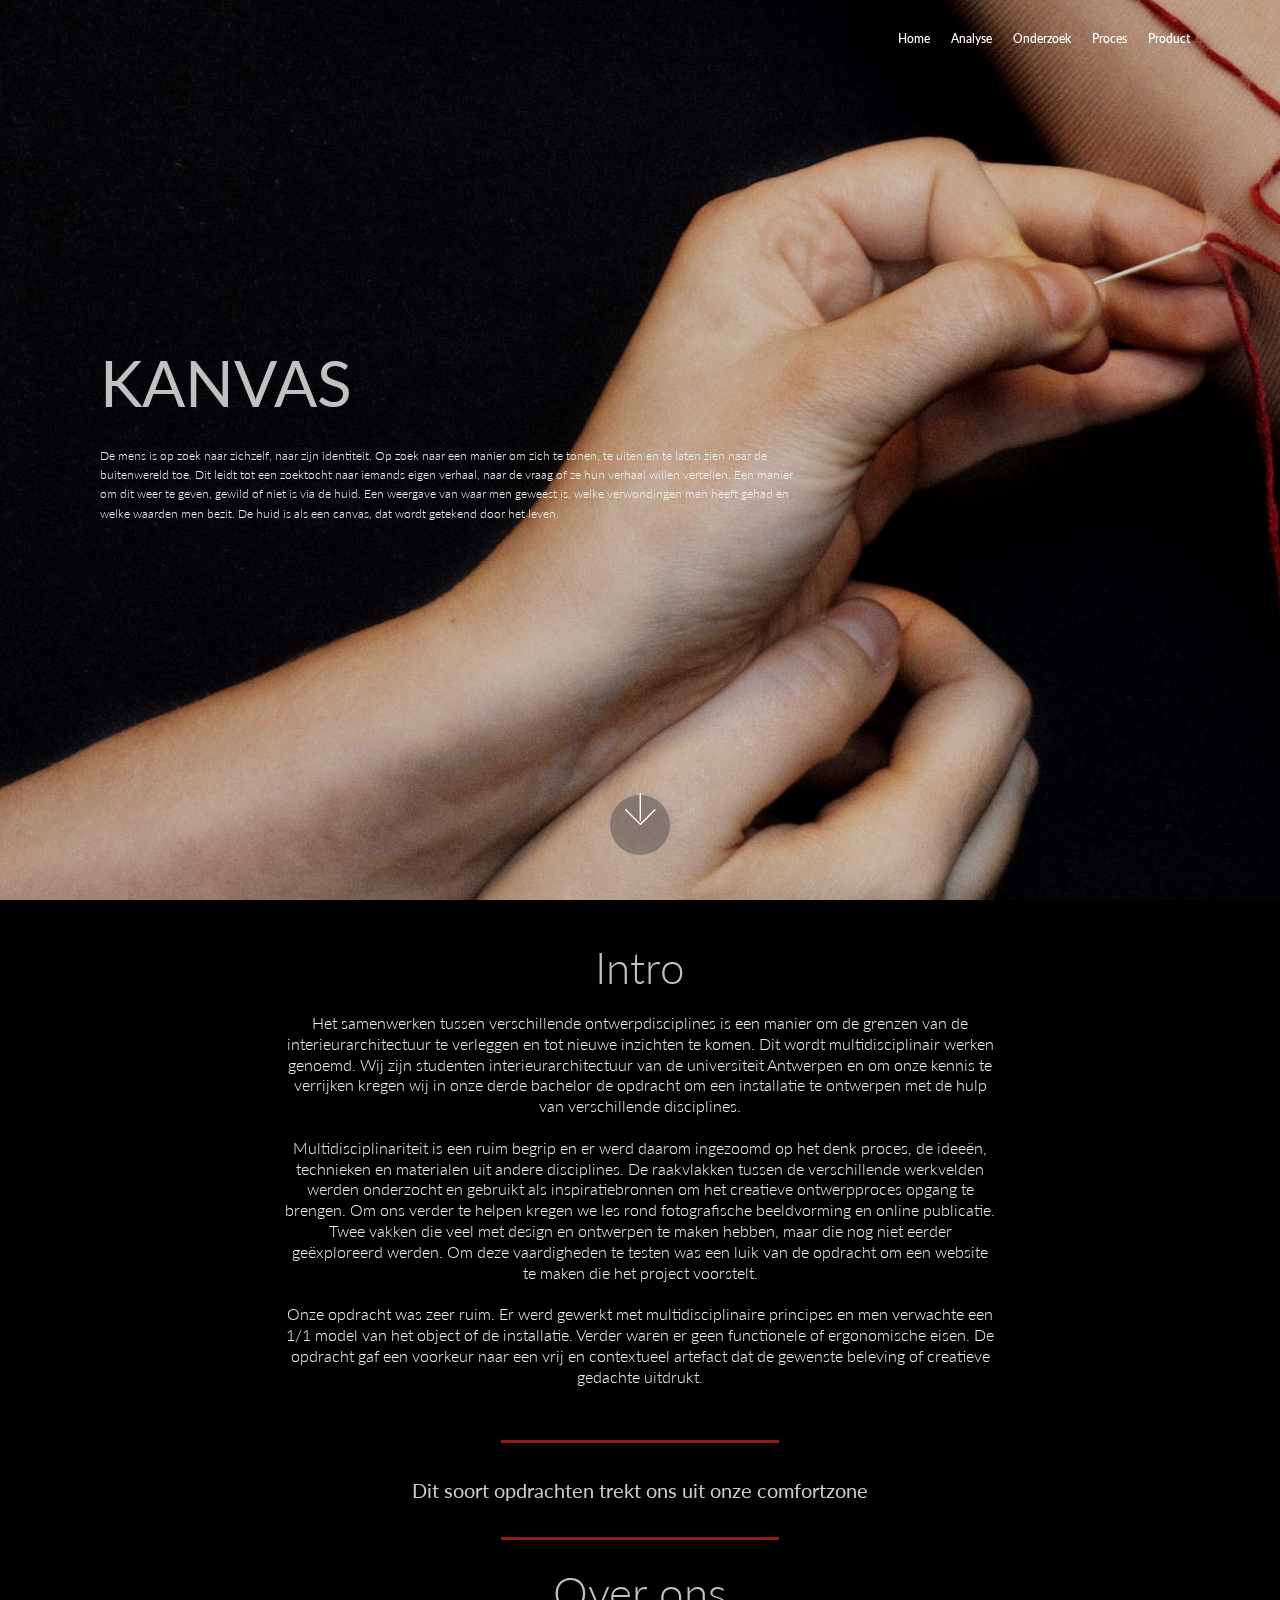
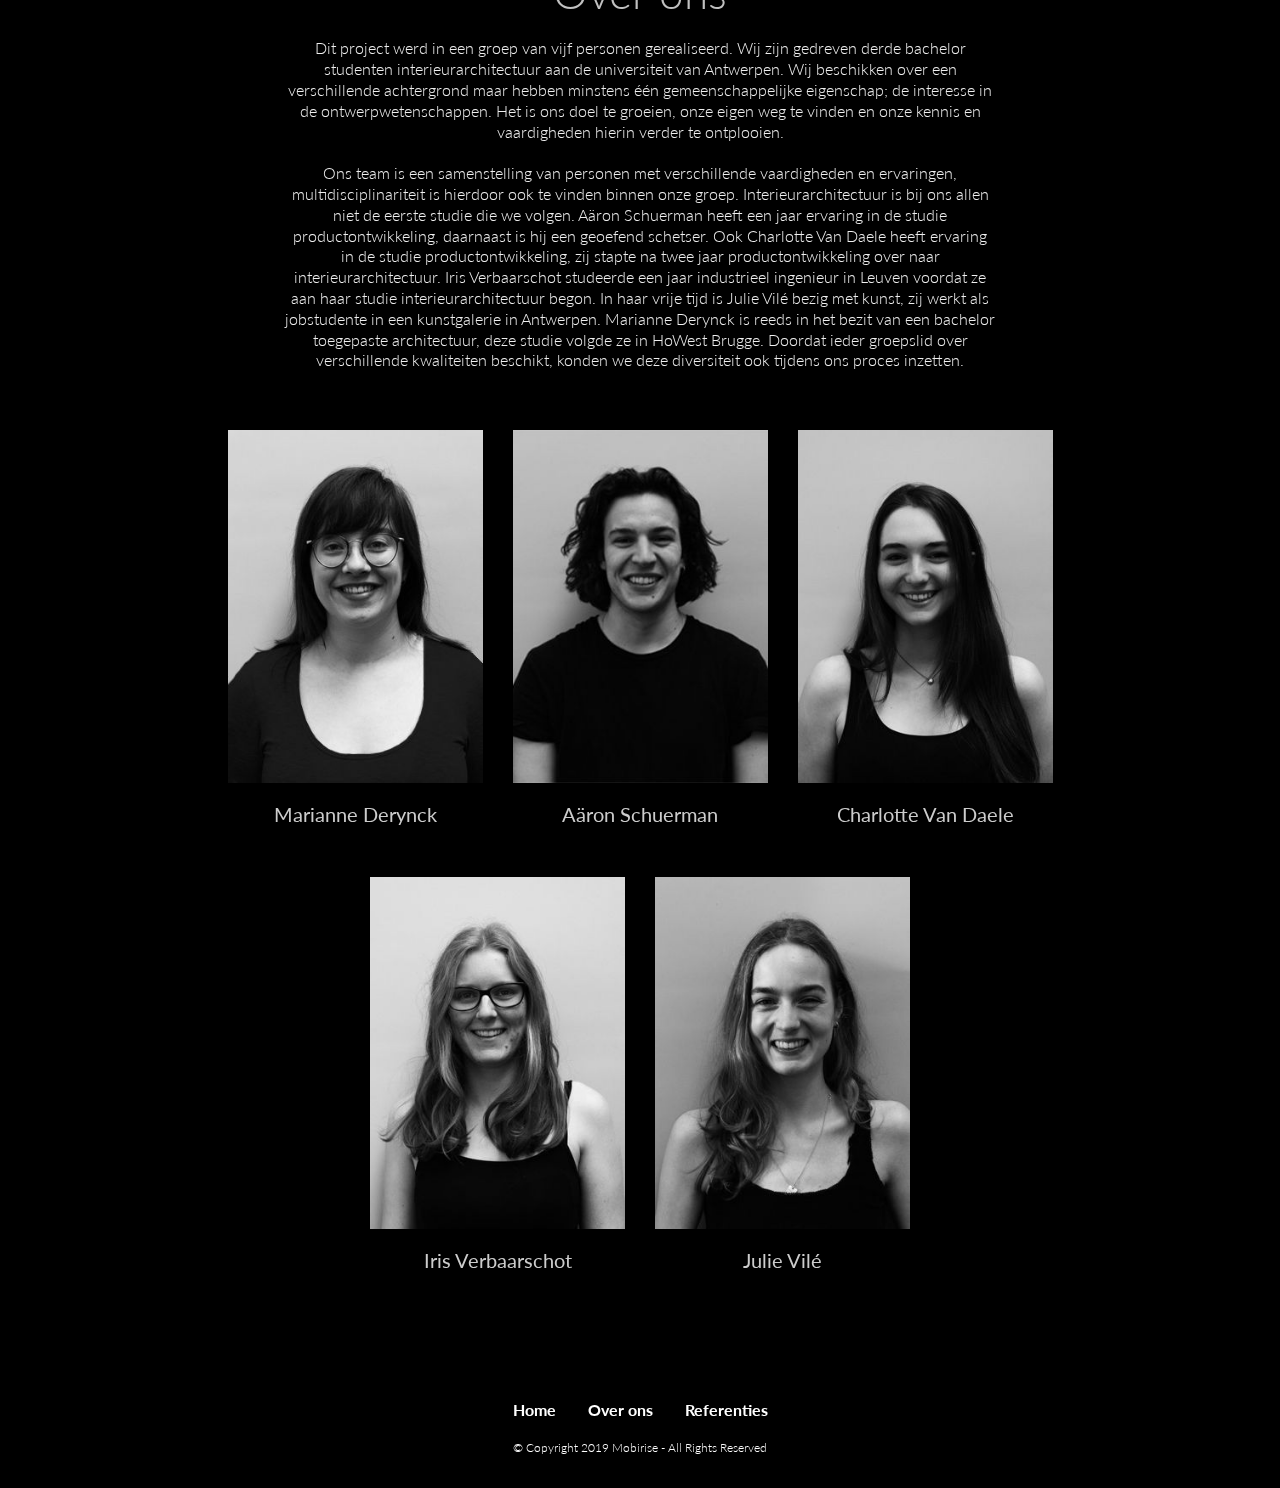
<file: index.html>
<!DOCTYPE html>
<html  >
<head>
  <!-- Site made with Mobirise Website Builder v4.11.6, https://mobirise.com -->
  <meta charset="UTF-8">
  <meta http-equiv="X-UA-Compatible" content="IE=edge">
  <meta name="generator" content="Mobirise v4.11.6, mobirise.com">
  <meta name="viewport" content="width=device-width, initial-scale=1, minimum-scale=1">
  <link rel="shortcut icon" href="assets/images/logo2.png" type="image/x-icon">
  <meta name="description" content="">
  
  <title>Home</title>
  <link rel="stylesheet" href="assets/web/assets/mobirise-icons/mobirise-icons.css">
  <link rel="stylesheet" href="assets/bootstrap/css/bootstrap.min.css">
  <link rel="stylesheet" href="assets/bootstrap/css/bootstrap-grid.min.css">
  <link rel="stylesheet" href="assets/bootstrap/css/bootstrap-reboot.min.css">
  <link rel="stylesheet" href="assets/socicon/css/styles.css">
  <link rel="stylesheet" href="assets/tether/tether.min.css">
  <link rel="stylesheet" href="assets/dropdown/css/style.css">
  <link rel="stylesheet" href="assets/theme/css/style.css">
  <link rel="preload" as="style" href="assets/mobirise/css/mbr-additional.css"><link rel="stylesheet" href="assets/mobirise/css/mbr-additional.css" type="text/css">
  
  
  
</head>
<body>
  <section class="menu cid-rKOVZMtWgb" once="menu" id="menu2-2n">

    

    <nav class="navbar navbar-expand beta-menu navbar-dropdown align-items-center navbar-toggleable-sm bg-color transparent">
        <button class="navbar-toggler navbar-toggler-right" type="button" data-toggle="collapse" data-target="#navbarSupportedContent" aria-controls="navbarSupportedContent" aria-expanded="false" aria-label="Toggle navigation">
            <div class="hamburger">
                <span></span>
                <span></span>
                <span></span>
                <span></span>
            </div>
        </button>
        <div class="menu-logo">
            <div class="navbar-brand">
                
                
            </div>
        </div>
        <div class="collapse navbar-collapse" id="navbarSupportedContent">
            <ul class="navbar-nav nav-dropdown nav-right navbar-nav-top-padding" data-app-modern-menu="true"><li class="nav-item">
                    <a class="nav-link link text-white display-4" href="index.html#header9-6" aria-expanded="false">
                        Home</a>
                </li>
                <li class="nav-item">
                    <a class="nav-link link text-white display-4" href="page.html#content4-s">
                        Analyse</a>
                </li><li class="nav-item"><a class="nav-link link text-white display-4" href="page2.html#content5-z" aria-expanded="false">
                        Onderzoek</a></li><li class="nav-item"><a class="nav-link link text-white display-4" href="page3.html#header16-1j" aria-expanded="false">Proces</a></li><li class="nav-item"><a class="nav-link link text-white display-4" href="page4.html" aria-expanded="false">Product</a></li></ul>
            
        </div>
    </nav>
</section>

<section class="engine"><a href="https://mobirise.info/q">responsive web templates</a></section><section class="header9 cid-rJcozsz8J6 mbr-fullscreen mbr-parallax-background" id="header9-6">

    

    <div class="mbr-overlay" style="opacity: 0.2; background-color: rgb(0, 0, 0);">
    </div>

    <div class="container">
        <div class="media-container-column mbr-white col-lg-8 col-md-10">
            <h1 class="mbr-section-title align-left mbr-bold pb-3 mbr-fonts-style display-1"><span style="font-weight: normal;">KANVAS</span></h1>
            
            <p class="mbr-text align-left pb-3 mbr-fonts-style display-4">
                De mens is op zoek naar zichzelf, naar zijn identiteit. Op zoek naar een manier om zich te tonen, te uiten en te laten zien naar de buitenwereld toe. Dit leidt tot een zoektocht naar&nbsp;iemands eigen verhaal, naar de vraag of ze hun verhaal willen vertellen. Een manier om dit weer te geven, gewild of niet is via de huid. Een weergave van waar men geweest is, welke&nbsp;verwondingen men heeft gehad en welke waarden men bezit. De huid is als een canvas, dat wordt getekend door het leven.
            </p>
            
        </div>
    </div>

    <div class="mbr-arrow hidden-sm-down" aria-hidden="true">
        <a href="#next">
            <i class="mbri-down mbr-iconfont"></i>
        </a>
    </div>
</section>

<section class="mbr-section content4 cid-rJcA5bjl2Z" id="content4-b">

    

    <div class="container">
        <div class="media-container-row">
            <div class="title col-12 col-md-8">
                <h2 class="align-center pb-3 mbr-fonts-style display-2">
                    Intro</h2>
                <h3 class="mbr-section-subtitle align-center mbr-light mbr-fonts-style display-7">Het samenwerken tussen verschillende ontwerpdisciplines is een manier om de grenzen van de interieurarchitectuur te verleggen en tot nieuwe inzichten te komen. Dit wordt multidisciplinair werken genoemd. Wij zijn studenten interieurarchitectuur van de universiteit Antwerpen en om onze kennis te verrijken kregen wij in onze derde bachelor de opdracht om een installatie te ontwerpen met de hulp van verschillende disciplines.<br><br>
<div>Multidisciplinariteit is een ruim begrip en er werd daarom ingezoomd op het denk proces, de ideeën, technieken en materialen uit andere disciplines. De raakvlakken tussen de verschillende werkvelden werden onderzocht en gebruikt als inspiratiebronnen om het creatieve ontwerpproces opgang te brengen. Om ons verder te helpen kregen we les rond fotografische beeldvorming en online publicatie. Twee vakken die veel met design en ontwerpen te maken hebben, maar die nog niet eerder geëxploreerd werden. Om deze vaardigheden te testen was een luik van de opdracht om een website te maken die het project voorstelt. 
</div><div><br></div><div>Onze opdracht was zeer ruim. Er werd gewerkt met multidisciplinaire principes en men verwachte een 1/1 model van het object of de installatie. Verder waren er geen functionele of ergonomische eisen. De opdracht gaf een voorkeur naar een vrij en contextueel artefact dat de gewenste beleving of creatieve gedachte uitdrukt.</div></h3>
                
            </div>
        </div>
    </div>
</section>

<section class="mbr-section article content9 cid-rJcA7HO0ni" id="content9-c">
    
     

    <div class="container">
        <div class="inner-container" style="width: 100%;">
            <hr class="line" style="width: 25%;">
            <div class="section-text align-center mbr-fonts-style display-5">
                    Dit soort opdrachten trekt ons uit onze comfortzone</div>
            <hr class="line" style="width: 25%;">
        </div>
        </div>
</section>

<section class="mbr-section content4 cid-rJcA8hEmvk" id="content4-d">

    

    <div class="container">
        <div class="media-container-row">
            <div class="title col-12 col-md-8">
                <h2 class="align-center pb-3 mbr-fonts-style display-2">
                    Over ons</h2>
                <h3 class="mbr-section-subtitle align-center mbr-light mbr-fonts-style display-7">Dit project werd in een groep van vijf personen gerealiseerd. Wij zijn gedreven derde bachelor studenten interieurarchitectuur aan de universiteit van Antwerpen. Wij beschikken over een verschillende achtergrond maar hebben minstens één gemeenschappelijke eigenschap; de interesse in de ontwerpwetenschappen. Het is ons doel te groeien, onze eigen weg te vinden en onze kennis en vaardigheden hierin verder te ontplooien.<br><br>
<div>Ons team is een samenstelling van personen met verschillende vaardigheden en ervaringen, multidisciplinariteit is hierdoor ook te vinden binnen onze groep. Interieurarchitectuur is bij ons allen niet de eerste studie die we volgen. Aäron Schuerman heeft een jaar ervaring in de studie productontwikkeling, daarnaast is hij een geoefend schetser. Ook Charlotte Van Daele heeft ervaring in de studie productontwikkeling, zij stapte na twee jaar productontwikkeling over naar interieurarchitectuur. Iris Verbaarschot studeerde een jaar industrieel ingenieur in Leuven voordat ze aan haar studie interieurarchitectuur begon. In haar vrije tijd is Julie Vilé bezig met kunst, zij werkt als jobstudente in een kunstgalerie in Antwerpen. Marianne Derynck is reeds in het bezit van een bachelor toegepaste architectuur, deze studie volgde ze in HoWest Brugge. Doordat ieder groepslid over verschillende kwaliteiten beschikt, konden we deze diversiteit ook tijdens ons proces inzetten. 
</div><div><br></div></h3>
                
            </div>
        </div>
    </div>
</section>

<section class="team1 cid-rJcIy1ksnY" id="team1-e">
    
    
    
    <div class="container align-center">
        
        
        <div class="row media-row">
            
        <div class="team-item col-lg-3 col-md-6">
                <div class="item-image">
                    <img src="assets/images/marianne-correct-zwart-300x415.jpg" alt="" title="">
                </div>
                <div class="item-caption py-3">
                    <div class="item-name px-2">
                        <p class="mbr-fonts-style display-5">
                           Marianne Derynck</p>
                    </div>
                    
                    
                </div>
            </div><div class="team-item col-lg-3 col-md-6">
                <div class="item-image">
                    <img src="assets/images/aron-correct-300x415.jpg" alt="" title="">
                </div>
                <div class="item-caption py-3">
                    <div class="item-name px-2">
                        <p class="mbr-fonts-style display-5">
                           Aäron Schuerman</p>
                    </div>
                    
                    
                </div>
            </div><div class="team-item col-lg-3 col-md-6">
                <div class="item-image">
                    <img src="assets/images/charlotte-correct-300x415.jpg" alt="" title="">
                </div>
                <div class="item-caption py-3">
                    <div class="item-name px-2">
                        <p class="mbr-fonts-style display-5">
                           Charlotte Van Daele</p>
                    </div>
                    
                    
                </div>
            </div></div>    
    </div>
</section>

<section class="team1 cid-rJcLTOargp" id="team1-o">
    
    
    
    <div class="container align-center">
        
        
        <div class="row media-row">
            
        <div class="team-item col-lg-3 col-md-6">
                <div class="item-image">
                    <img src="assets/images/iris-correct-300x415.jpg" alt="" title="">
                </div>
                <div class="item-caption py-3">
                    <div class="item-name px-2">
                        <p class="mbr-fonts-style display-5">
                           Iris Verbaarschot</p>
                    </div>
                    
                    
                </div>
            </div><div class="team-item col-lg-3 col-md-6">
                <div class="item-image">
                    <img src="assets/images/julie-correct-300x415.jpg" alt="" title="">
                </div>
                <div class="item-caption py-3">
                    <div class="item-name px-2">
                        <p class="mbr-fonts-style display-5">Julie Vilé</p>
                    </div>
                    
                    
                </div>
            </div></div>    
    </div>
</section>

<section once="footers" class="cid-rKUig1oEIN" id="footer7-34">

    

    

    <div class="container">
        <div class="media-container-row align-center mbr-white">
            <div class="row row-links">
                <ul class="foot-menu">
                    
                    
                    
                    
                    
                <li class="foot-menu-item mbr-fonts-style display-7"><a class="text-white mbr-bold" href="index.html">Home</a></li><li class="foot-menu-item mbr-fonts-style display-7"><a class="text-white mbr-bold" href="index.html#content4-d">Over ons</a></li><li class="foot-menu-item mbr-fonts-style display-7"><a class="text-white mbr-bold" href="page5.html">Referenties</a></li></ul>
            </div>
            
            <div class="row row-copirayt">
                <p class="mbr-text mb-0 mbr-fonts-style mbr-white align-center display-4">
                    © Copyright 2019 Mobirise - All Rights Reserved
                </p>
            </div>
        </div>
    </div>
</section>


  <script src="assets/web/assets/jquery/jquery.min.js"></script>
  <script src="assets/popper/popper.min.js"></script>
  <script src="assets/bootstrap/js/bootstrap.min.js"></script>
  <script src="assets/tether/tether.min.js"></script>
  <script src="assets/dropdown/js/nav-dropdown.js"></script>
  <script src="assets/dropdown/js/navbar-dropdown.js"></script>
  <script src="assets/touchswipe/jquery.touch-swipe.min.js"></script>
  <script src="assets/parallax/jarallax.min.js"></script>
  <script src="assets/smoothscroll/smooth-scroll.js"></script>
  <script src="assets/theme/js/script.js"></script>
  
  
 <div id="scrollToTop" class="scrollToTop mbr-arrow-up"><a style="text-align: center;"><i class="mbr-arrow-up-icon mbr-arrow-up-icon-cm cm-icon cm-icon-smallarrow-up"></i></a></div>
  </body>
</html>
</file>
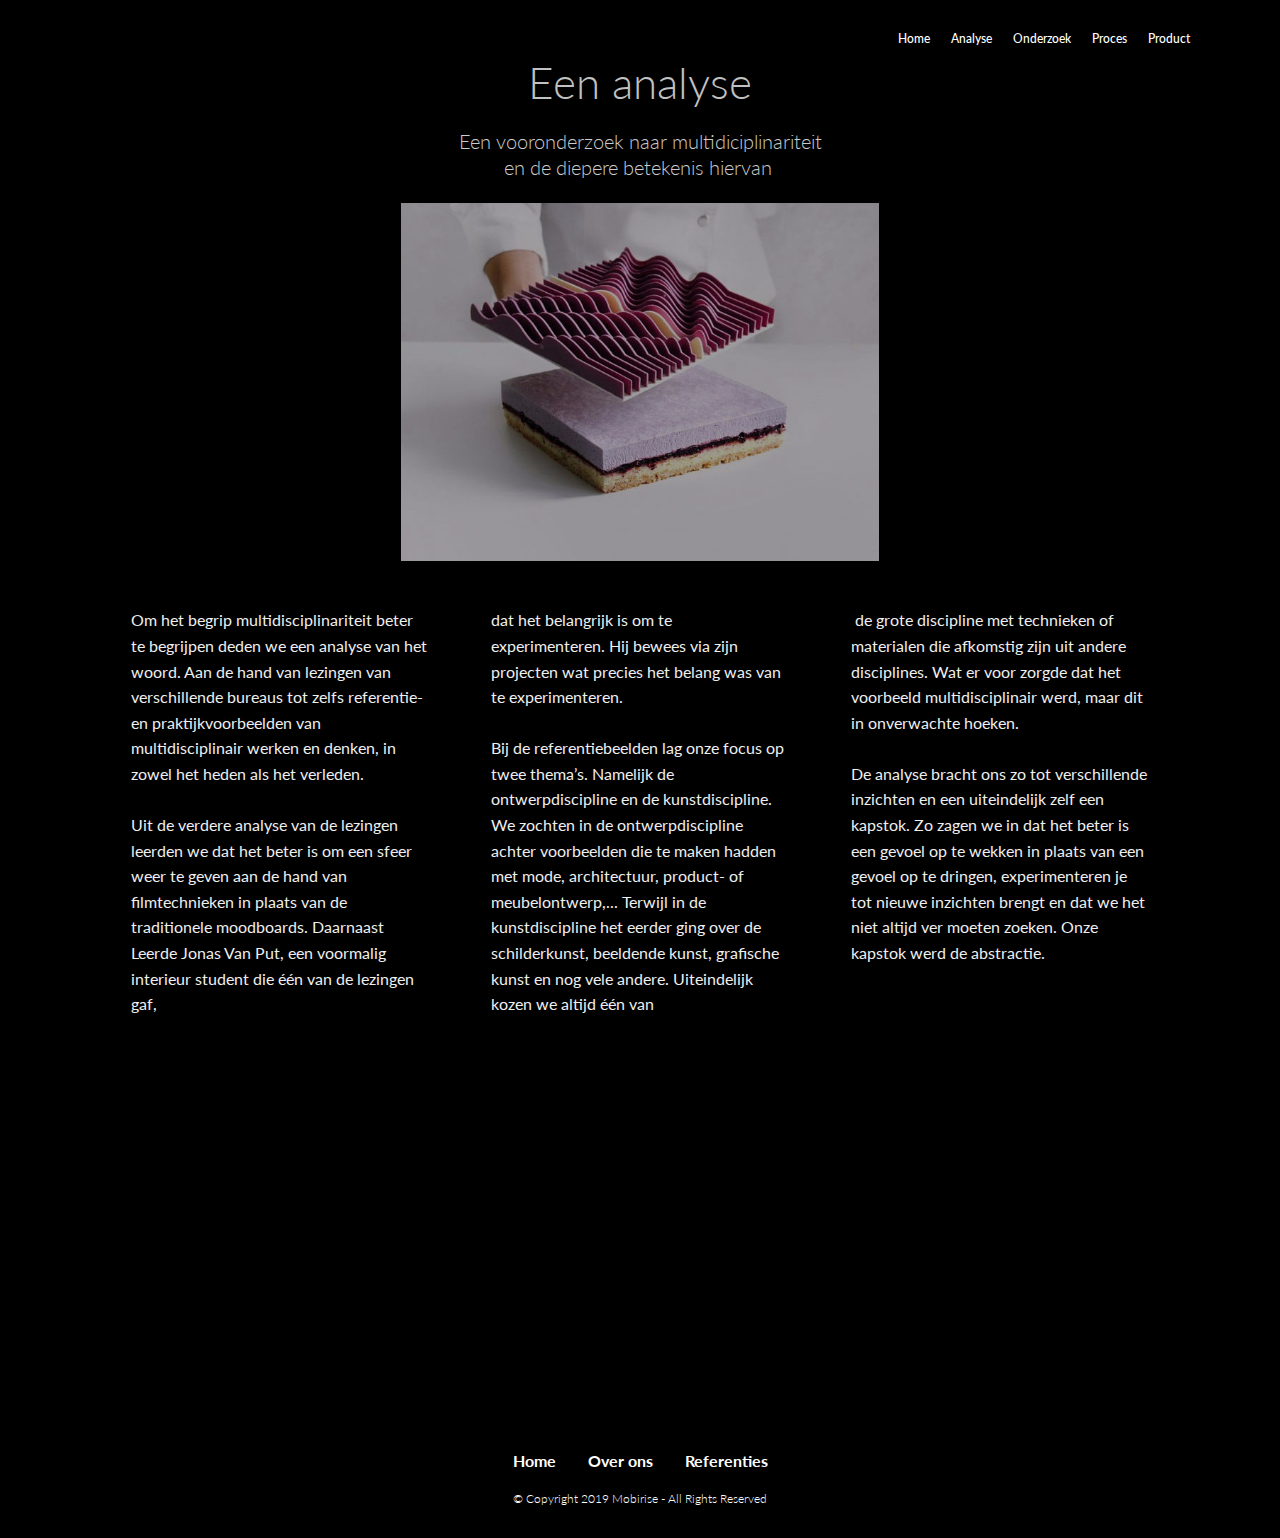
<file: page.html>
<!DOCTYPE html>
<html  >
<head>
  <!-- Site made with Mobirise Website Builder v4.11.6, https://mobirise.com -->
  <meta charset="UTF-8">
  <meta http-equiv="X-UA-Compatible" content="IE=edge">
  <meta name="generator" content="Mobirise v4.11.6, mobirise.com">
  <meta name="viewport" content="width=device-width, initial-scale=1, minimum-scale=1">
  <link rel="shortcut icon" href="assets/images/logo2.png" type="image/x-icon">
  <meta name="description" content="Site Builder Description">
  
  <title>Analyse</title>
  <link rel="stylesheet" href="assets/web/assets/mobirise-icons/mobirise-icons.css">
  <link rel="stylesheet" href="assets/bootstrap/css/bootstrap.min.css">
  <link rel="stylesheet" href="assets/bootstrap/css/bootstrap-grid.min.css">
  <link rel="stylesheet" href="assets/bootstrap/css/bootstrap-reboot.min.css">
  <link rel="stylesheet" href="assets/tether/tether.min.css">
  <link rel="stylesheet" href="assets/dropdown/css/style.css">
  <link rel="stylesheet" href="assets/socicon/css/styles.css">
  <link rel="stylesheet" href="assets/theme/css/style.css">
  <link rel="preload" as="style" href="assets/mobirise/css/mbr-additional.css"><link rel="stylesheet" href="assets/mobirise/css/mbr-additional.css" type="text/css">
  
  
  
</head>
<body>
  <section class="menu cid-rKOVZMtWgb" once="menu" id="menu2-2n">

    

    <nav class="navbar navbar-expand beta-menu navbar-dropdown align-items-center navbar-toggleable-sm bg-color transparent">
        <button class="navbar-toggler navbar-toggler-right" type="button" data-toggle="collapse" data-target="#navbarSupportedContent" aria-controls="navbarSupportedContent" aria-expanded="false" aria-label="Toggle navigation">
            <div class="hamburger">
                <span></span>
                <span></span>
                <span></span>
                <span></span>
            </div>
        </button>
        <div class="menu-logo">
            <div class="navbar-brand">
                
                
            </div>
        </div>
        <div class="collapse navbar-collapse" id="navbarSupportedContent">
            <ul class="navbar-nav nav-dropdown nav-right navbar-nav-top-padding" data-app-modern-menu="true"><li class="nav-item">
                    <a class="nav-link link text-white display-4" href="index.html#header9-6" aria-expanded="false">
                        Home</a>
                </li>
                <li class="nav-item">
                    <a class="nav-link link text-white display-4" href="page.html#content4-s">
                        Analyse</a>
                </li><li class="nav-item"><a class="nav-link link text-white display-4" href="page2.html#content5-z" aria-expanded="false">
                        Onderzoek</a></li><li class="nav-item"><a class="nav-link link text-white display-4" href="page3.html#header16-1j" aria-expanded="false">Proces</a></li><li class="nav-item"><a class="nav-link link text-white display-4" href="page4.html" aria-expanded="false">Product</a></li></ul>
            
        </div>
    </nav>
</section>

<section class="engine"><a href="https://mobirise.info/p">web templates free download</a></section><section class="mbr-section content4 cid-rJcO0PzlUt" id="content4-s">

    

    <div class="container">
        <div class="media-container-row">
            <div class="title col-12 col-md-8">
                <h2 class="align-center pb-3 mbr-fonts-style display-2">Een analyse</h2>
                <h3 class="mbr-section-subtitle align-center mbr-light mbr-fonts-style display-5">
                    Een vooronderzoek naar multidiciplinariteit<br>en de diepere betekenis hiervan&nbsp;</h3>
                
            </div>
        </div>
    </div>
</section>

<section class="cid-rN4fMfajoQ" id="image3-66">

    

    <figure class="mbr-figure container">
            <div class="image-block" style="width: 43%;">
                <img src="assets/images/bakkunst-architectuur-900x506.jpeg" width="1400" alt="Mobirise" title="">
                
            </div>
    </figure>
</section>

<section class="mbr-section article content14 cid-rKObQoqKcw" id="content14-2d">
      
     

    <div class="container">
        <div class="media-container-row">
            <div class="row col-12 col-md-12">
                <div class="col-12 mbr-text mbr-fonts-style col-md-4 display-7">
                     <p class="p-3">Om het begrip multidisciplinariteit beter te begrijpen deden we een analyse van het woord. Aan de hand van lezingen van verschillende bureaus tot zelfs referentie- en praktijkvoorbeelden van multidisciplinair werken en denken, in zowel het heden als het verleden.<br><span style="font-size: 1rem;"><br>Uit de verdere analyse van de lezingen leerden we dat het beter is om een sfeer weer te geven aan de hand van filmtechnieken in plaats van de traditionele moodboards. Daarnaast Leerde Jonas Van Put, een voormalig interieur student die één van de lezingen gaf,</span></p>
                </div>
                <div class="col-12 mbr-text mbr-fonts-style display-7 col-md-4">
                     <p class="p-3">dat het belangrijk is om te experimenteren. Hij bewees via zijn projecten wat precies het belang was van te experimenteren.<br><span style="font-size: 1rem;"><br>Bij de referentiebeelden lag onze focus op twee thema’s. Namelijk de ontwerpdiscipline en de kunstdiscipline. We zochten in de ontwerpdiscipline achter voorbeelden die te maken hadden met mode, architectuur, product- of meubelontwerp,... Terwijl in de kunstdiscipline het eerder ging over de schilderkunst, beeldende kunst, grafische kunst en nog vele andere. Uiteindelijk kozen we altijd één van</span></p>
                </div>
                <div class="col-12 col-md-4 mbr-text mbr-fonts-style display-7">
                     <p class="p-3">&nbsp;de grote discipline met technieken of materialen die afkomstig zijn uit andere disciplines. Wat er voor zorgde dat het voorbeeld multidisciplinair werd, maar dit in onverwachte hoeken.<br><span style="font-size: 1rem;"><br>De analyse bracht ons zo tot verschillende inzichten en een uiteindelijk zelf een kapstok. Zo zagen we in dat het beter is een gevoel op te wekken in plaats van een gevoel op te dringen, experimenteren je tot nieuwe inzichten brengt en dat we het niet altijd ver moeten zoeken. Onze kapstok werd de abstractie.</span></p>
                </div>
            </div>
        </div>
    </div>
</section>

<section class="features4 cid-rL0vNlwsj2" id="features4-44">
    
         

    
    <div class="container">
        <div class="media-container-row">
            <div class="card p-3 col-12 col-md-6">
                <div class="card-wrapper media-container-row media-container-row">
                    <div class="card-box">
                        
                        <div style="padding:56.25% 0 0 0;position:relative;"><iframe src="https://player.vimeo.com/video/377761008?autoplay=1&amp;loop=1&amp;color=000000&amp;title=0&amp;byline=0&amp;portrait=0" style="position:absolute;top:0;left:0;width:100%;height:100%;" frameborder="0" allow="autoplay; fullscreen" allowfullscreen=""></iframe></div><script src="https://player.vimeo.com/api/player.js"></script><p></p>
                    </div>
                </div>
            </div>

            

            

            
        </div>
    </div>
</section>

<section once="footers" class="cid-rKUig1oEIN" id="footer7-34">

    

    

    <div class="container">
        <div class="media-container-row align-center mbr-white">
            <div class="row row-links">
                <ul class="foot-menu">
                    
                    
                    
                    
                    
                <li class="foot-menu-item mbr-fonts-style display-7"><a class="text-white mbr-bold" href="index.html">Home</a></li><li class="foot-menu-item mbr-fonts-style display-7"><a class="text-white mbr-bold" href="index.html#content4-d">Over ons</a></li><li class="foot-menu-item mbr-fonts-style display-7"><a class="text-white mbr-bold" href="page5.html">Referenties</a></li></ul>
            </div>
            
            <div class="row row-copirayt">
                <p class="mbr-text mb-0 mbr-fonts-style mbr-white align-center display-4">
                    © Copyright 2019 Mobirise - All Rights Reserved
                </p>
            </div>
        </div>
    </div>
</section>


  <script src="assets/web/assets/jquery/jquery.min.js"></script>
  <script src="assets/popper/popper.min.js"></script>
  <script src="assets/bootstrap/js/bootstrap.min.js"></script>
  <script src="assets/tether/tether.min.js"></script>
  <script src="assets/smoothscroll/smooth-scroll.js"></script>
  <script src="assets/dropdown/js/nav-dropdown.js"></script>
  <script src="assets/dropdown/js/navbar-dropdown.js"></script>
  <script src="assets/touchswipe/jquery.touch-swipe.min.js"></script>
  <script src="assets/theme/js/script.js"></script>
  
  
 <div id="scrollToTop" class="scrollToTop mbr-arrow-up"><a style="text-align: center;"><i class="mbr-arrow-up-icon mbr-arrow-up-icon-cm cm-icon cm-icon-smallarrow-up"></i></a></div>
  </body>
</html>
</file>
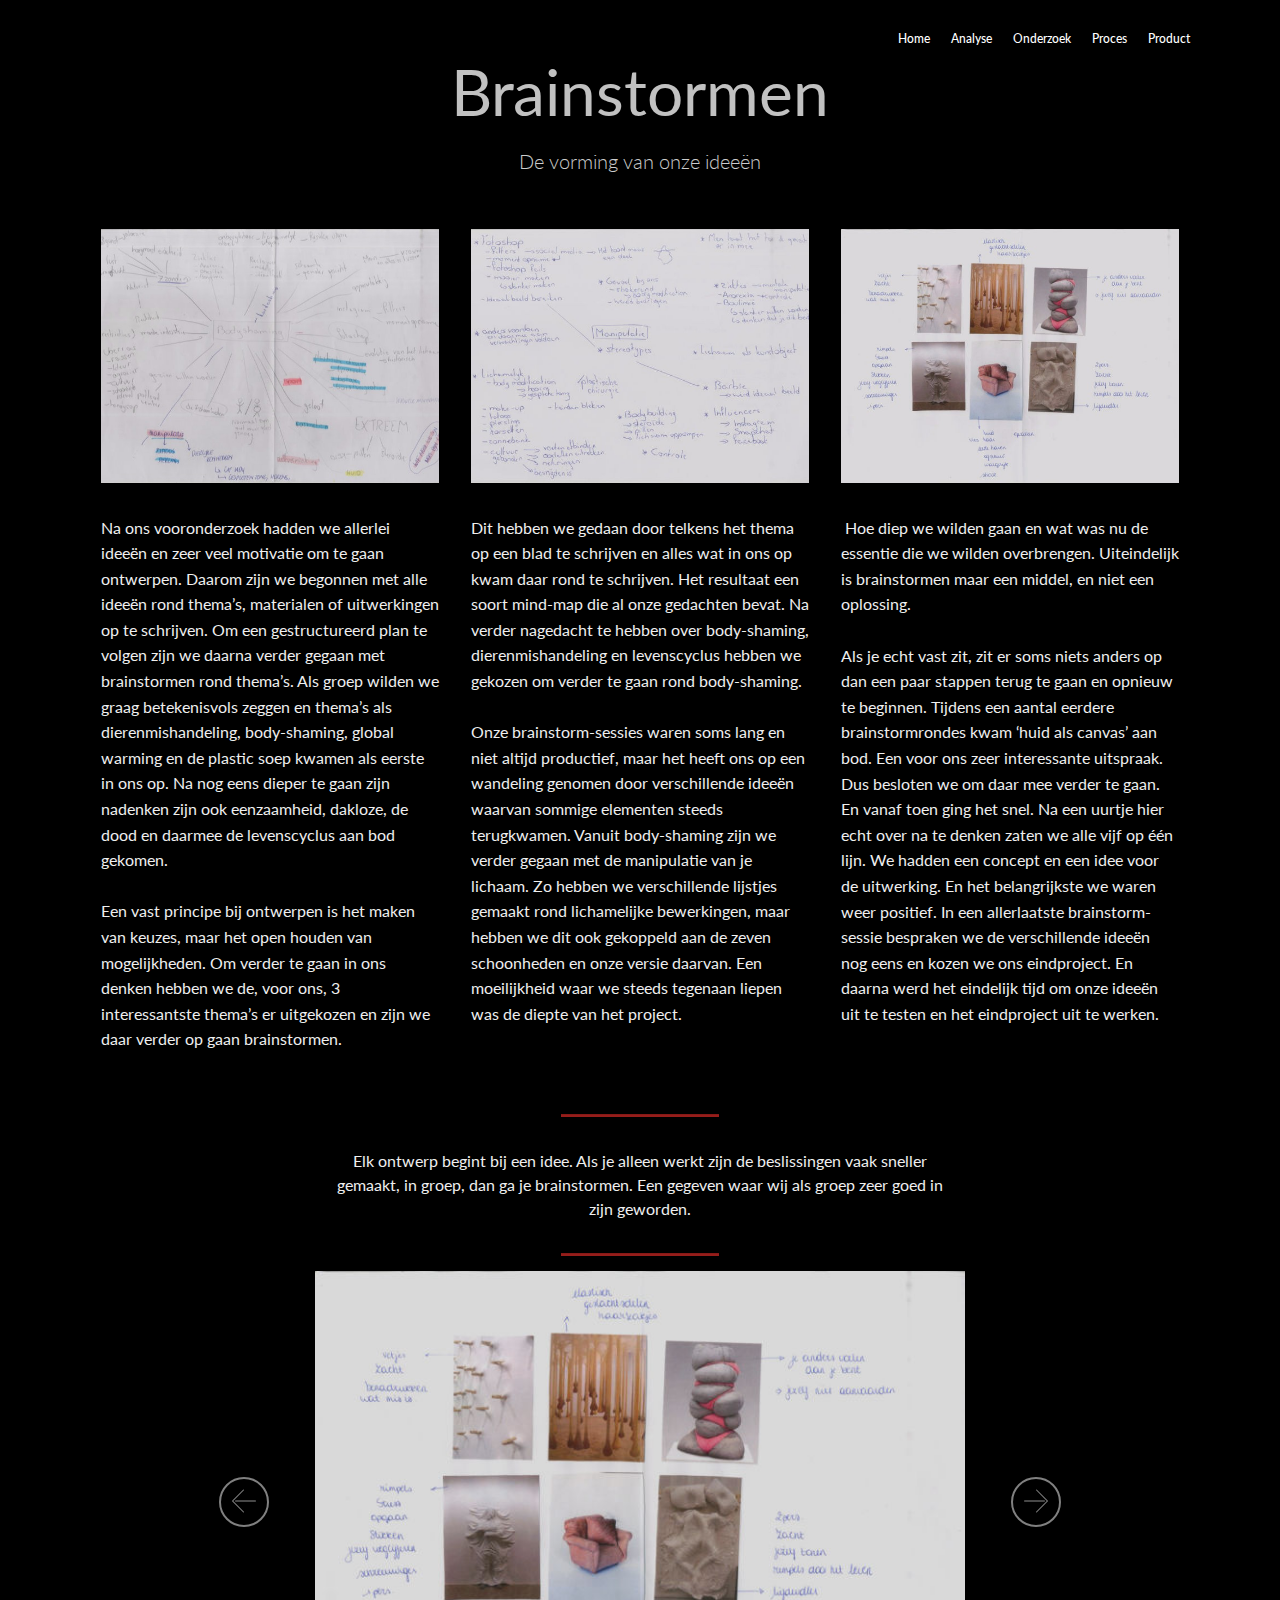
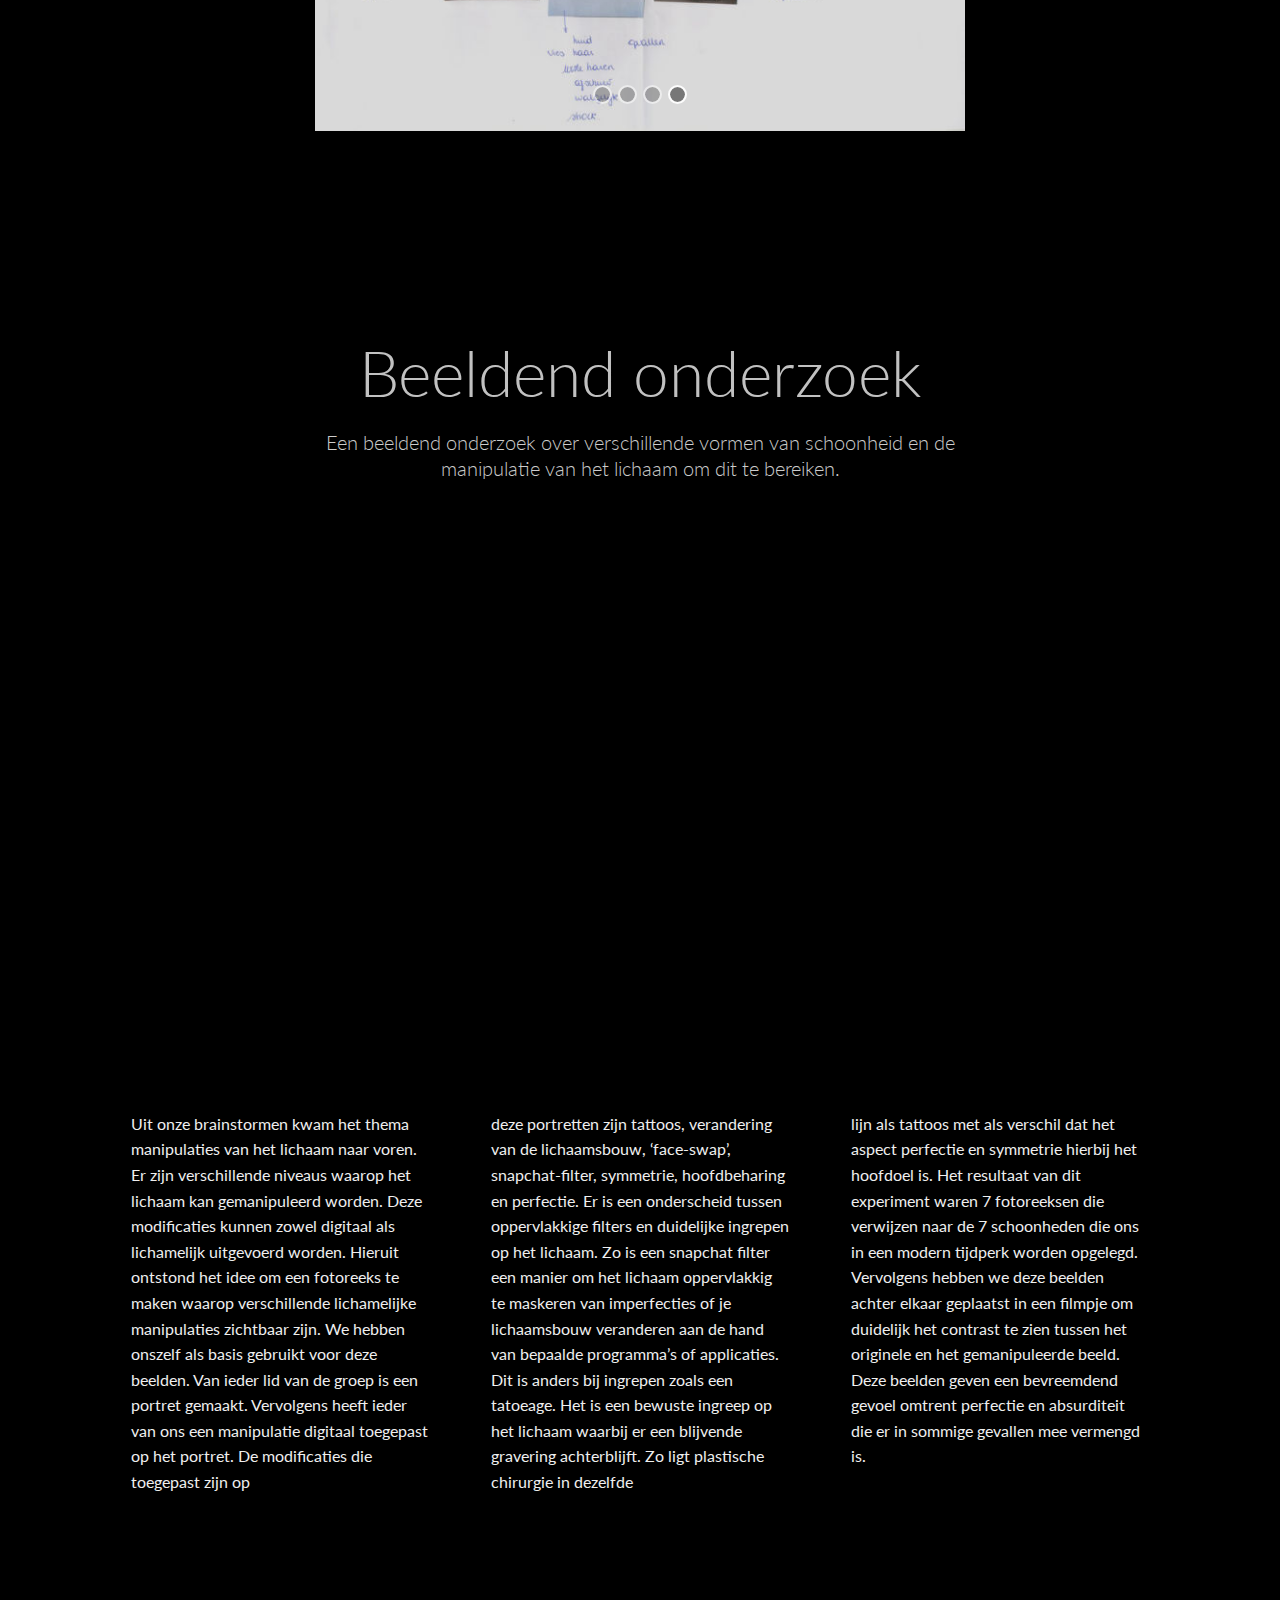
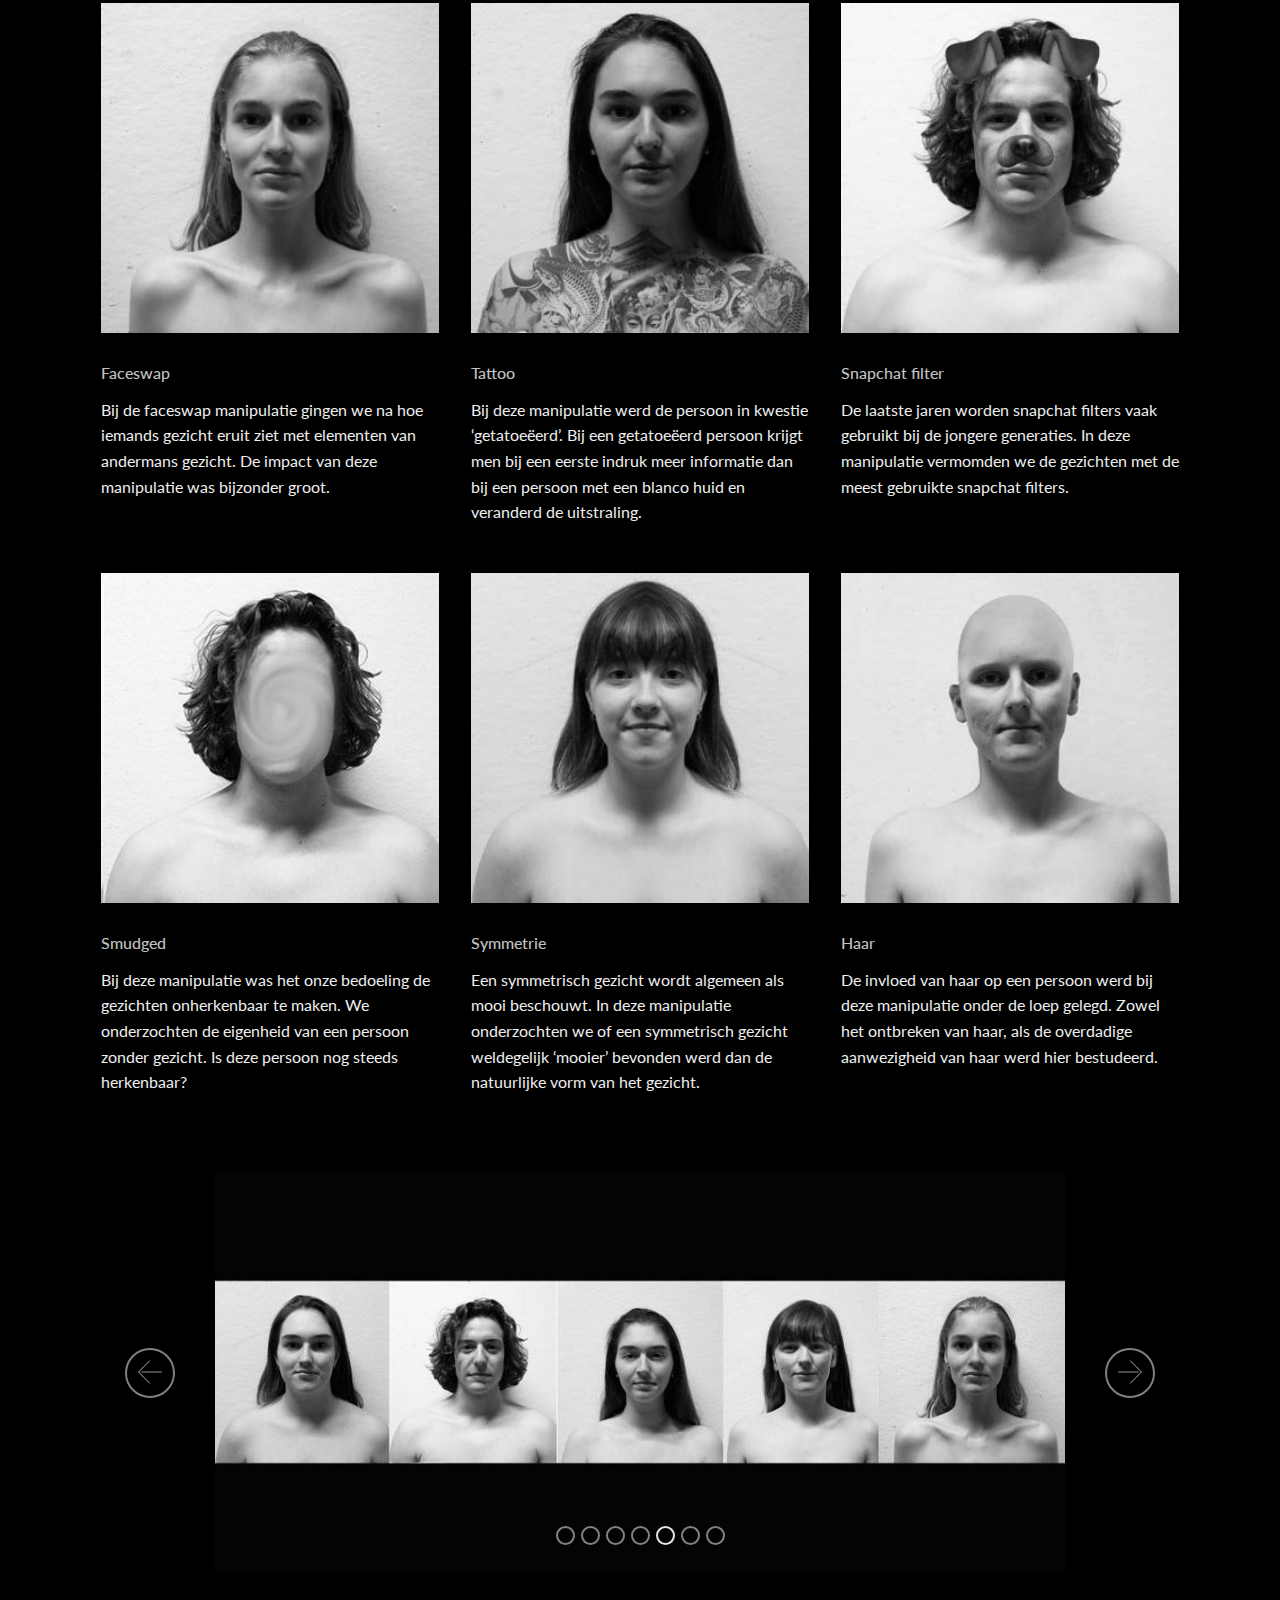
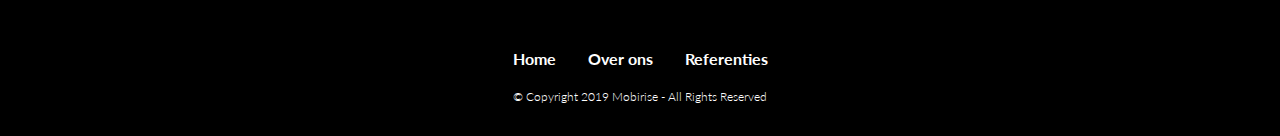
<file: page2.html>
<!DOCTYPE html>
<html  >
<head>
  <!-- Site made with Mobirise Website Builder v4.11.6, https://mobirise.com -->
  <meta charset="UTF-8">
  <meta http-equiv="X-UA-Compatible" content="IE=edge">
  <meta name="generator" content="Mobirise v4.11.6, mobirise.com">
  <meta name="viewport" content="width=device-width, initial-scale=1, minimum-scale=1">
  <link rel="shortcut icon" href="assets/images/logo2.png" type="image/x-icon">
  <meta name="description" content="Web Page Generator Description">
  
  <title>onderzoek</title>
  <link rel="stylesheet" href="assets/web/assets/mobirise-icons/mobirise-icons.css">
  <link rel="stylesheet" href="assets/bootstrap/css/bootstrap.min.css">
  <link rel="stylesheet" href="assets/bootstrap/css/bootstrap-grid.min.css">
  <link rel="stylesheet" href="assets/bootstrap/css/bootstrap-reboot.min.css">
  <link rel="stylesheet" href="assets/socicon/css/styles.css">
  <link rel="stylesheet" href="assets/tether/tether.min.css">
  <link rel="stylesheet" href="assets/dropdown/css/style.css">
  <link rel="stylesheet" href="assets/theme/css/style.css">
  <link rel="preload" as="style" href="assets/mobirise/css/mbr-additional.css"><link rel="stylesheet" href="assets/mobirise/css/mbr-additional.css" type="text/css">
  
  
  
</head>
<body>
  <section class="menu cid-rKOVZMtWgb" once="menu" id="menu2-2n">

    

    <nav class="navbar navbar-expand beta-menu navbar-dropdown align-items-center navbar-toggleable-sm bg-color transparent">
        <button class="navbar-toggler navbar-toggler-right" type="button" data-toggle="collapse" data-target="#navbarSupportedContent" aria-controls="navbarSupportedContent" aria-expanded="false" aria-label="Toggle navigation">
            <div class="hamburger">
                <span></span>
                <span></span>
                <span></span>
                <span></span>
            </div>
        </button>
        <div class="menu-logo">
            <div class="navbar-brand">
                
                
            </div>
        </div>
        <div class="collapse navbar-collapse" id="navbarSupportedContent">
            <ul class="navbar-nav nav-dropdown nav-right navbar-nav-top-padding" data-app-modern-menu="true"><li class="nav-item">
                    <a class="nav-link link text-white display-4" href="index.html#header9-6" aria-expanded="false">
                        Home</a>
                </li>
                <li class="nav-item">
                    <a class="nav-link link text-white display-4" href="page.html#content4-s">
                        Analyse</a>
                </li><li class="nav-item"><a class="nav-link link text-white display-4" href="page2.html#content5-z" aria-expanded="false">
                        Onderzoek</a></li><li class="nav-item"><a class="nav-link link text-white display-4" href="page3.html#header16-1j" aria-expanded="false">Proces</a></li><li class="nav-item"><a class="nav-link link text-white display-4" href="page4.html" aria-expanded="false">Product</a></li></ul>
            
        </div>
    </nav>
</section>

<section class="engine"><a href="https://mobirise.info">Mobirise</a></section><section class="mbr-section content5 cid-rJin851dK8" id="content5-z">

    

    

    <div class="container">
        <div class="media-container-row">
            <div class="title col-12 col-md-8">
                <h2 class="align-center mbr-bold mbr-white pb-3 mbr-fonts-style display-1"><span style="font-weight: normal;">Brainstormen</span></h2>
                <h3 class="mbr-section-subtitle align-center mbr-light mbr-white pb-3 mbr-fonts-style display-5">
                    De vorming van onze ideeën</h3>
                
                
            </div>
        </div>
    </div>
</section>

<section class="features2 cid-rJMQQX9Lbf" id="features2-1z">

    

    
    
    <div class="container">
        <div class="media-container-row">
            <div class="card p-3 col-12 col-md-6 col-lg-4">
                <div class="card-wrapper">
                    <div class="card-img">
                        <img src="assets/images/brainstorm-2-676x465.jpeg" alt="Mobirise" title="">
                    </div>
                    <div class="card-box">
                        
                        <p class="mbr-text mbr-fonts-style display-7">Na ons vooronderzoek hadden we allerlei ideeën en zeer veel motivatie om te gaan ontwerpen. Daarom zijn we begonnen met alle ideeën rond thema’s, materialen of uitwerkingen op te schrijven. Om een gestructureerd plan te volgen zijn we daarna verder gegaan met brainstormen rond thema’s. Als groep wilden we graag betekenisvols zeggen en thema’s als dierenmishandeling, body-shaming, global warming en de plastic soep kwamen als eerste in ons op. Na nog eens dieper te gaan zijn nadenken zijn ook eenzaamheid, dakloze, de dood en daarmee de levenscyclus aan bod gekomen.<br><br>Een vast principe bij ontwerpen is het maken van keuzes, maar het open houden van mogelijkheden. Om verder te gaan in ons denken hebben we de, voor ons, 3 interessantste thema’s er uitgekozen en zijn we daar verder op gaan brainstormen. &nbsp; &nbsp; &nbsp; &nbsp; &nbsp; &nbsp; &nbsp; &nbsp; &nbsp; &nbsp;</p>
                    </div>
                </div>
            </div>

            <div class="card p-3 col-12 col-md-6 col-lg-4">
                <div class="card-wrapper">
                    <div class="card-img">
                        <img src="assets/images/brainstorm-3-676x450.jpeg" alt="Mobirise" title="">
                    </div>
                    <div class="card-box ">
                        
                        <p class="mbr-text mbr-fonts-style display-7">Dit hebben we gedaan door telkens het thema op een blad te schrijven en alles wat in ons op kwam daar rond te schrijven. Het resultaat een soort mind-map die al onze gedachten bevat. Na verder nagedacht te hebben over body-shaming, dierenmishandeling en levenscyclus hebben we gekozen om verder te gaan rond body-shaming.<br><br>Onze brainstorm-sessies waren soms lang en niet altijd productief, maar het heeft ons op een wandeling genomen door verschillende ideeën waarvan sommige elementen steeds terugkwamen. Vanuit body-shaming zijn we verder gegaan met de manipulatie van je lichaam. Zo hebben we verschillende lijstjes gemaakt rond lichamelijke bewerkingen, maar hebben we dit ook gekoppeld aan de zeven schoonheden en onze versie daarvan. Een moeilijkheid waar we steeds tegenaan liepen was de diepte van het project.<br></p>
                    </div>
                </div>
            </div>

            <div class="card p-3 col-12 col-md-6 col-lg-4">
                <div class="card-wrapper">
                    <div class="card-img">
                        <img src="assets/images/brainstorm-4-676x478.jpeg" alt="Mobirise" title="">
                    </div>
                    <div class="card-box">
                        
                        <p class="mbr-text mbr-fonts-style display-7">&nbsp;Hoe diep we wilden gaan en wat was nu de essentie die we wilden overbrengen. Uiteindelijk is brainstormen maar een middel, en niet een oplossing.
<br>
<br>Als je echt vast zit, zit er soms niets anders op dan een paar stappen terug te gaan en opnieuw te beginnen. Tijdens een aantal eerdere brainstormrondes kwam ‘huid als canvas’ aan bod. Een voor ons zeer interessante uitspraak. Dus besloten we om daar mee verder te gaan. En vanaf toen ging het snel. Na een uurtje hier echt over na te denken zaten we alle vijf op één lijn. We hadden een concept en een idee voor de uitwerking. En het belangrijkste we waren weer positief. In een allerlaatste brainstorm-sessie bespraken we de verschillende ideeën nog eens en kozen we ons eindproject. En daarna werd het eindelijk tijd om onze ideeën uit te testen en het eindproject uit te werken.&nbsp;</p>
                    </div>
                </div>
            </div>

            
        </div>
    </div>
</section>

<section class="mbr-section article content9 cid-rJMDatbxPB" id="content9-1w">
    
     

    <div class="container">
        <div class="inner-container" style="width: 57%;">
            <hr class="line" style="width: 25%;">
            <div class="section-text align-center mbr-fonts-style display-7">Elk ontwerp begint bij een idee. Als je alleen werkt zijn de beslissingen vaak sneller gemaakt, in groep, dan ga je brainstormen. Een gegeven waar wij als groep zeer goed in zijn geworden.</div>
            <hr class="line" style="width: 25%;">
        </div>
        </div>
</section>

<section class="carousel slide cid-rKTtwBm244" data-interval="false" id="slider2-2x">

    
    <div class="container content-slider">
        <div class="content-slider-wrap">
            <div><div class="mbr-slider slide carousel" data-pause="true" data-keyboard="false" data-ride="false" data-interval="false"><ol class="carousel-indicators"><li data-app-prevent-settings="" data-target="#slider2-2x" data-slide-to="0"></li><li data-app-prevent-settings="" data-target="#slider2-2x" data-slide-to="1"></li><li data-app-prevent-settings="" data-target="#slider2-2x" data-slide-to="2"></li><li data-app-prevent-settings="" data-target="#slider2-2x" class=" active" data-slide-to="3"></li></ol><div class="carousel-inner" role="listbox"><div class="carousel-item slider-fullscreen-image" data-bg-video-slide="false" style="background-image: url(assets/images/brainstorm-afbeeldingen-980x653.jpg);"><div class="container container-slide"><div class="image_wrapper"><img src="assets/images/brainstorm-afbeeldingen-980x653.jpg" alt="" title=""><div class="carousel-caption justify-content-center"><div class="col-10 align-center"></div></div></div></div></div><div class="carousel-item slider-fullscreen-image" data-bg-video-slide="false" style="background-image: url(assets/images/brainstorm-2-676x465.jpg);"><div class="container container-slide"><div class="image_wrapper"><img src="assets/images/brainstorm-2-676x465.jpg" alt="" title=""><div class="carousel-caption justify-content-center"><div class="col-10 align-center"></div></div></div></div></div><div class="carousel-item slider-fullscreen-image" data-bg-video-slide="false" style="background-image: url(assets/images/brainstorm-3-676x450.jpg);"><div class="container container-slide"><div class="image_wrapper"><img src="assets/images/brainstorm-3-676x450.jpg" alt="" title=""><div class="carousel-caption justify-content-center"><div class="col-10 align-center"></div></div></div></div></div><div class="carousel-item slider-fullscreen-image active" data-bg-video-slide="false" style="background-image: url(assets/images/brainstorm-4-676x478.jpg);"><div class="container container-slide"><div class="image_wrapper"><img src="assets/images/brainstorm-4-676x478.jpg" alt="" title=""><div class="carousel-caption justify-content-center"><div class="col-10 align-center"></div></div></div></div></div></div><a data-app-prevent-settings="" class="carousel-control carousel-control-prev" role="button" data-slide="prev" href="#slider2-2x"><span aria-hidden="true" class="mbri-left mbr-iconfont"></span><span class="sr-only">Previous</span></a><a data-app-prevent-settings="" class="carousel-control carousel-control-next" role="button" data-slide="next" href="#slider2-2x"><span aria-hidden="true" class="mbri-right mbr-iconfont"></span><span class="sr-only">Next</span></a></div></div> 
        </div>
    </div>
</section>

<section class="mbr-section content4 cid-rKU6tLlyBL" id="content4-30">

    

    <div class="container">
        <div class="media-container-row">
            <div class="title col-12 col-md-8">
                <h2 class="align-center pb-3 mbr-fonts-style display-1">Beeldend onderzoek</h2>
                <h3 class="mbr-section-subtitle align-center mbr-light mbr-fonts-style display-5">Een beeldend onderzoek over verschillende vormen van schoonheid en de manipulatie van het lichaam om dit te bereiken.</h3>
                
            </div>
        </div>
    </div>
</section>

<section class="features4 cid-rL0AzuVGsL" id="features4-45">
    
         

    
    <div class="container">
        <div class="media-container-row">
            <div class="card p-3 col-12 col-md-6">
                <div class="card-wrapper media-container-row media-container-row">
                    <div class="card-box">
                        
                        <p class="mbr-text mbr-fonts-style display-7"></p><div style="padding:97.56% 0 0 0;position:relative;"><iframe src="https://player.vimeo.com/video/379987169?autoplay=1&amp;loop=1&amp;color=000000&amp;title=0&amp;byline=0&amp;portrait=0" style="position:absolute;top:0;left:0;width:100%;height:100%;" frameborder="0" allow="autoplay; fullscreen" allowfullscreen=""></iframe></div><script src="https://player.vimeo.com/api/player.js"></script><p></p>
                    </div>
                </div>
            </div>

            

            

            
        </div>
    </div>
</section>

<section class="mbr-section article content14 cid-rJioaXVcAR" id="content14-17">
      
     

    <div class="container">
        <div class="media-container-row">
            <div class="row col-12 col-md-12">
                <div class="col-12 mbr-text mbr-fonts-style col-md-4 display-7">
                     <p class="p-3">Uit onze brainstormen kwam het thema manipulaties van het lichaam naar voren. Er zijn verschillende niveaus  waarop het lichaam kan gemanipuleerd worden. Deze modificaties kunnen zowel digitaal als lichamelijk uitgevoerd worden. Hieruit ontstond het idee om een fotoreeks te maken waarop verschillende lichamelijke manipulaties zichtbaar zijn. We hebben onszelf als basis gebruikt voor deze beelden. Van ieder lid van de groep is een portret gemaakt. Vervolgens heeft ieder van ons een manipulatie digitaal toegepast op het portret. De modificaties die toegepast zijn op&nbsp;</p>
                </div>
                <div class="col-12 mbr-text mbr-fonts-style display-7 col-md-4">
                     <p class="p-3">deze portretten zijn tattoos, verandering van de lichaamsbouw, ‘face-swap’, snapchat-filter, symmetrie, hoofdbeharing en perfectie. Er is een onderscheid tussen oppervlakkige filters en duidelijke ingrepen op het lichaam. Zo is een snapchat filter een manier om het lichaam oppervlakkig te maskeren van imperfecties of je lichaamsbouw veranderen aan de hand van bepaalde programma’s of applicaties. Dit is anders bij ingrepen zoals een tatoeage. Het is een bewuste ingreep op het lichaam waarbij er een blijvende gravering achterblijft. Zo ligt plastische chirurgie in dezelfde&nbsp;</p>
                </div>
                <div class="col-12 col-md-4 mbr-text mbr-fonts-style display-7">
                     <p class="p-3">lijn als tattoos met als verschil dat het aspect perfectie en symmetrie hierbij het hoofdoel is. Het resultaat van dit experiment waren 7 fotoreeksen die verwijzen naar de 7 schoonheden die ons in een modern tijdperk worden opgelegd. Vervolgens hebben we deze beelden achter elkaar geplaatst in een filmpje om duidelijk het contrast te zien tussen het originele en het gemanipuleerde beeld. Deze beelden geven een bevreemdend gevoel omtrent perfectie en absurditeit die er in sommige gevallen mee vermengd is. &nbsp;</p>
                </div>
            </div>
        </div>
    </div>
</section>

<section class="features2 cid-rJioeEXfyx" id="features2-19">

    

    
    
    <div class="container">
        <div class="media-container-row">
            <div class="card p-3 col-12 col-md-6 col-lg-4">
                <div class="card-wrapper">
                    <div class="card-img">
                        <img src="assets/images/1-3-300x293.jpg" alt="Mobirise" title="">
                    </div>
                    <div class="card-box">
                        <h4 class="card-title pb-3 mbr-fonts-style display-7">
                            Faceswap</h4>
                        <p class="mbr-text mbr-fonts-style display-7">Bij de faceswap manipulatie gingen we na hoe iemands gezicht eruit ziet met elementen van andermans gezicht. De impact van deze manipulatie was bijzonder groot.&nbsp;</p>
                    </div>
                </div>
            </div>

            <div class="card p-3 col-12 col-md-6 col-lg-4">
                <div class="card-wrapper">
                    <div class="card-img">
                        <img src="assets/images/1-15-300x293.jpg" alt="Mobirise" title="">
                    </div>
                    <div class="card-box ">
                        <h4 class="card-title pb-3 mbr-fonts-style display-7">
                            Tattoo</h4>
                        <p class="mbr-text mbr-fonts-style display-7">Bij deze manipulatie werd de persoon in kwestie ‘getatoeëerd’. Bij een getatoeëerd persoon krijgt men bij een eerste indruk meer informatie dan bij een persoon met een blanco huid en veranderd de uitstraling.</p>
                    </div>
                </div>
            </div>

            <div class="card p-3 col-12 col-md-6 col-lg-4">
                <div class="card-wrapper">
                    <div class="card-img">
                        <img src="assets/images/1-21-300x293.jpg" alt="Mobirise" title="">
                    </div>
                    <div class="card-box">
                        <h4 class="card-title pb-3 mbr-fonts-style display-7">
                            Snapchat filter</h4>
                        <p class="mbr-text mbr-fonts-style display-7">De laatste jaren worden snapchat filters vaak gebruikt bij de jongere generaties. In deze manipulatie vermomden we de gezichten met de meest gebruikte snapchat filters. &nbsp;<br></p>
                    </div>
                </div>
            </div>

            
        </div>
    </div>
</section>

<section class="features2 cid-rJiocPp6U1" id="features2-18">

    

    
    
    <div class="container">
        <div class="media-container-row">
            <div class="card p-3 col-12 col-md-6 col-lg-4">
                <div class="card-wrapper">
                    <div class="card-img">
                        <img src="assets/images/aron-raw-bw-smudged-300x293.jpg" alt="Mobirise" title="">
                    </div>
                    <div class="card-box">
                        <h4 class="card-title pb-3 mbr-fonts-style display-7">
                            Smudged</h4>
                        <p class="mbr-text mbr-fonts-style display-7">Bij deze manipulatie was het onze bedoeling de gezichten onherkenbaar te maken. We onderzochten de eigenheid van een persoon zonder gezicht. Is deze persoon nog steeds herkenbaar?&nbsp;</p>
                    </div>
                </div>
            </div>

            <div class="card p-3 col-12 col-md-6 col-lg-4">
                <div class="card-wrapper">
                    <div class="card-img">
                        <img src="assets/images/1-32-300x293.jpg" alt="Mobirise" title="">
                    </div>
                    <div class="card-box ">
                        <h4 class="card-title pb-3 mbr-fonts-style display-7">Symmetrie</h4>
                        <p class="mbr-text mbr-fonts-style display-7">Een symmetrisch gezicht wordt algemeen als mooi beschouwt. In deze manipulatie onderzochten we of een symmetrisch gezicht weldegelijk ‘mooier’ bevonden werd dan de natuurlijke vorm van het gezicht.</p>
                    </div>
                </div>
            </div>

            <div class="card p-3 col-12 col-md-6 col-lg-4">
                <div class="card-wrapper">
                    <div class="card-img">
                        <img src="assets/images/1-27-300x293.jpg" alt="Mobirise" title="">
                    </div>
                    <div class="card-box">
                        <h4 class="card-title pb-3 mbr-fonts-style display-7">
                            Haar</h4>
                        <p class="mbr-text mbr-fonts-style display-7">De invloed van haar op een persoon werd bij deze manipulatie onder de loep gelegd. Zowel het ontbreken van haar, als de overdadige aanwezigheid van haar werd hier bestudeerd.&nbsp;</p>
                    </div>
                </div>
            </div>

            
        </div>
    </div>
</section>

<section class="carousel slide cid-rKUT3w5brr" data-interval="false" id="slider2-3q">

    
    <div class="container content-slider">
        <div class="content-slider-wrap">
            <div><div class="mbr-slider slide carousel" data-pause="true" data-keyboard="false" data-ride="false" data-interval="false"><ol class="carousel-indicators"><li data-app-prevent-settings="" data-target="#slider2-3q" data-slide-to="0"></li><li data-app-prevent-settings="" data-target="#slider2-3q" data-slide-to="1"></li><li data-app-prevent-settings="" data-target="#slider2-3q" data-slide-to="2"></li><li data-app-prevent-settings="" data-target="#slider2-3q" data-slide-to="3"></li><li data-app-prevent-settings="" data-target="#slider2-3q" class=" active" data-slide-to="4"></li><li data-app-prevent-settings="" data-target="#slider2-3q" data-slide-to="5"></li><li data-app-prevent-settings="" data-target="#slider2-3q" data-slide-to="6"></li></ol><div class="carousel-inner" role="listbox"><div class="carousel-item slider-fullscreen-image" data-bg-video-slide="false" style="background-image: url(assets/images/normaal-900x424.jpg);"><div class="container container-slide"><div class="image_wrapper"><img src="assets/images/normaal-900x424.jpg" alt="" title=""><div class="carousel-caption justify-content-center"><div class="col-10 align-center"></div></div></div></div></div><div class="carousel-item slider-fullscreen-image" data-bg-video-slide="false" style="background-image: url(assets/images/symmetrie-900x424.jpg);"><div class="container container-slide"><div class="image_wrapper"><img src="assets/images/symmetrie-900x424.jpg" alt="" title=""><div class="carousel-caption justify-content-center"><div class="col-10 align-center"></div></div></div></div></div><div class="carousel-item slider-fullscreen-image" data-bg-video-slide="false" style="background-image: url(assets/images/tattoo-900x424.jpg);"><div class="container container-slide"><div class="image_wrapper"><img src="assets/images/tattoo-900x424.jpg" alt="" title=""><div class="carousel-caption justify-content-center"><div class="col-10 align-center"></div></div></div></div></div><div class="carousel-item slider-fullscreen-image" data-bg-video-slide="false" style="background-image: url(assets/images/haar-900x424.jpg);"><div class="container container-slide"><div class="image_wrapper"><img src="assets/images/haar-900x424.jpg" alt="" title=""><div class="carousel-caption justify-content-center"><div class="col-10 align-center"></div></div></div></div></div><div class="carousel-item slider-fullscreen-image active" data-bg-video-slide="false" style="background-image: url(assets/images/faceswap-2-900x424.jpg);"><div class="container container-slide"><div class="image_wrapper"><img src="assets/images/faceswap-2-900x424.jpg" alt="" title=""><div class="carousel-caption justify-content-center"><div class="col-10 align-center"></div></div></div></div></div><div class="carousel-item slider-fullscreen-image" data-bg-video-slide="false" style="background-image: url(assets/images/snachatfilter-900x424.jpg);"><div class="container container-slide"><div class="image_wrapper"><img src="assets/images/snachatfilter-900x424.jpg" alt="" title=""><div class="carousel-caption justify-content-center"><div class="col-10 align-center"></div></div></div></div></div><div class="carousel-item slider-fullscreen-image" data-bg-video-slide="false" style="background-image: url(assets/images/smudged-900x424.jpg);"><div class="container container-slide"><div class="image_wrapper"><img src="assets/images/smudged-900x424.jpg" alt="" title=""><div class="carousel-caption justify-content-center"><div class="col-10 align-center"></div></div></div></div></div></div><a data-app-prevent-settings="" class="carousel-control carousel-control-prev" role="button" data-slide="prev" href="#slider2-3q"><span aria-hidden="true" class="mbri-left mbr-iconfont"></span><span class="sr-only">Previous</span></a><a data-app-prevent-settings="" class="carousel-control carousel-control-next" role="button" data-slide="next" href="#slider2-3q"><span aria-hidden="true" class="mbri-right mbr-iconfont"></span><span class="sr-only">Next</span></a></div></div> 
        </div>
    </div>
</section>

<section once="footers" class="cid-rKUig1oEIN" id="footer7-34">

    

    

    <div class="container">
        <div class="media-container-row align-center mbr-white">
            <div class="row row-links">
                <ul class="foot-menu">
                    
                    
                    
                    
                    
                <li class="foot-menu-item mbr-fonts-style display-7"><a class="text-white mbr-bold" href="index.html">Home</a></li><li class="foot-menu-item mbr-fonts-style display-7"><a class="text-white mbr-bold" href="index.html#content4-d">Over ons</a></li><li class="foot-menu-item mbr-fonts-style display-7"><a class="text-white mbr-bold" href="page5.html">Referenties</a></li></ul>
            </div>
            
            <div class="row row-copirayt">
                <p class="mbr-text mb-0 mbr-fonts-style mbr-white align-center display-4">
                    © Copyright 2019 Mobirise - All Rights Reserved
                </p>
            </div>
        </div>
    </div>
</section>


  <script src="assets/web/assets/jquery/jquery.min.js"></script>
  <script src="assets/popper/popper.min.js"></script>
  <script src="assets/bootstrap/js/bootstrap.min.js"></script>
  <script src="assets/smoothscroll/smooth-scroll.js"></script>
  <script src="assets/ytplayer/jquery.mb.ytplayer.min.js"></script>
  <script src="assets/tether/tether.min.js"></script>
  <script src="assets/touchswipe/jquery.touch-swipe.min.js"></script>
  <script src="assets/bootstrapcarouselswipe/bootstrap-carousel-swipe.js"></script>
  <script src="assets/dropdown/js/nav-dropdown.js"></script>
  <script src="assets/dropdown/js/navbar-dropdown.js"></script>
  <script src="assets/vimeoplayer/jquery.mb.vimeo_player.js"></script>
  <script src="assets/theme/js/script.js"></script>
  <script src="assets/slidervideo/script.js"></script>
  
  
 <div id="scrollToTop" class="scrollToTop mbr-arrow-up"><a style="text-align: center;"><i class="mbr-arrow-up-icon mbr-arrow-up-icon-cm cm-icon cm-icon-smallarrow-up"></i></a></div>
  </body>
</html>
</file>
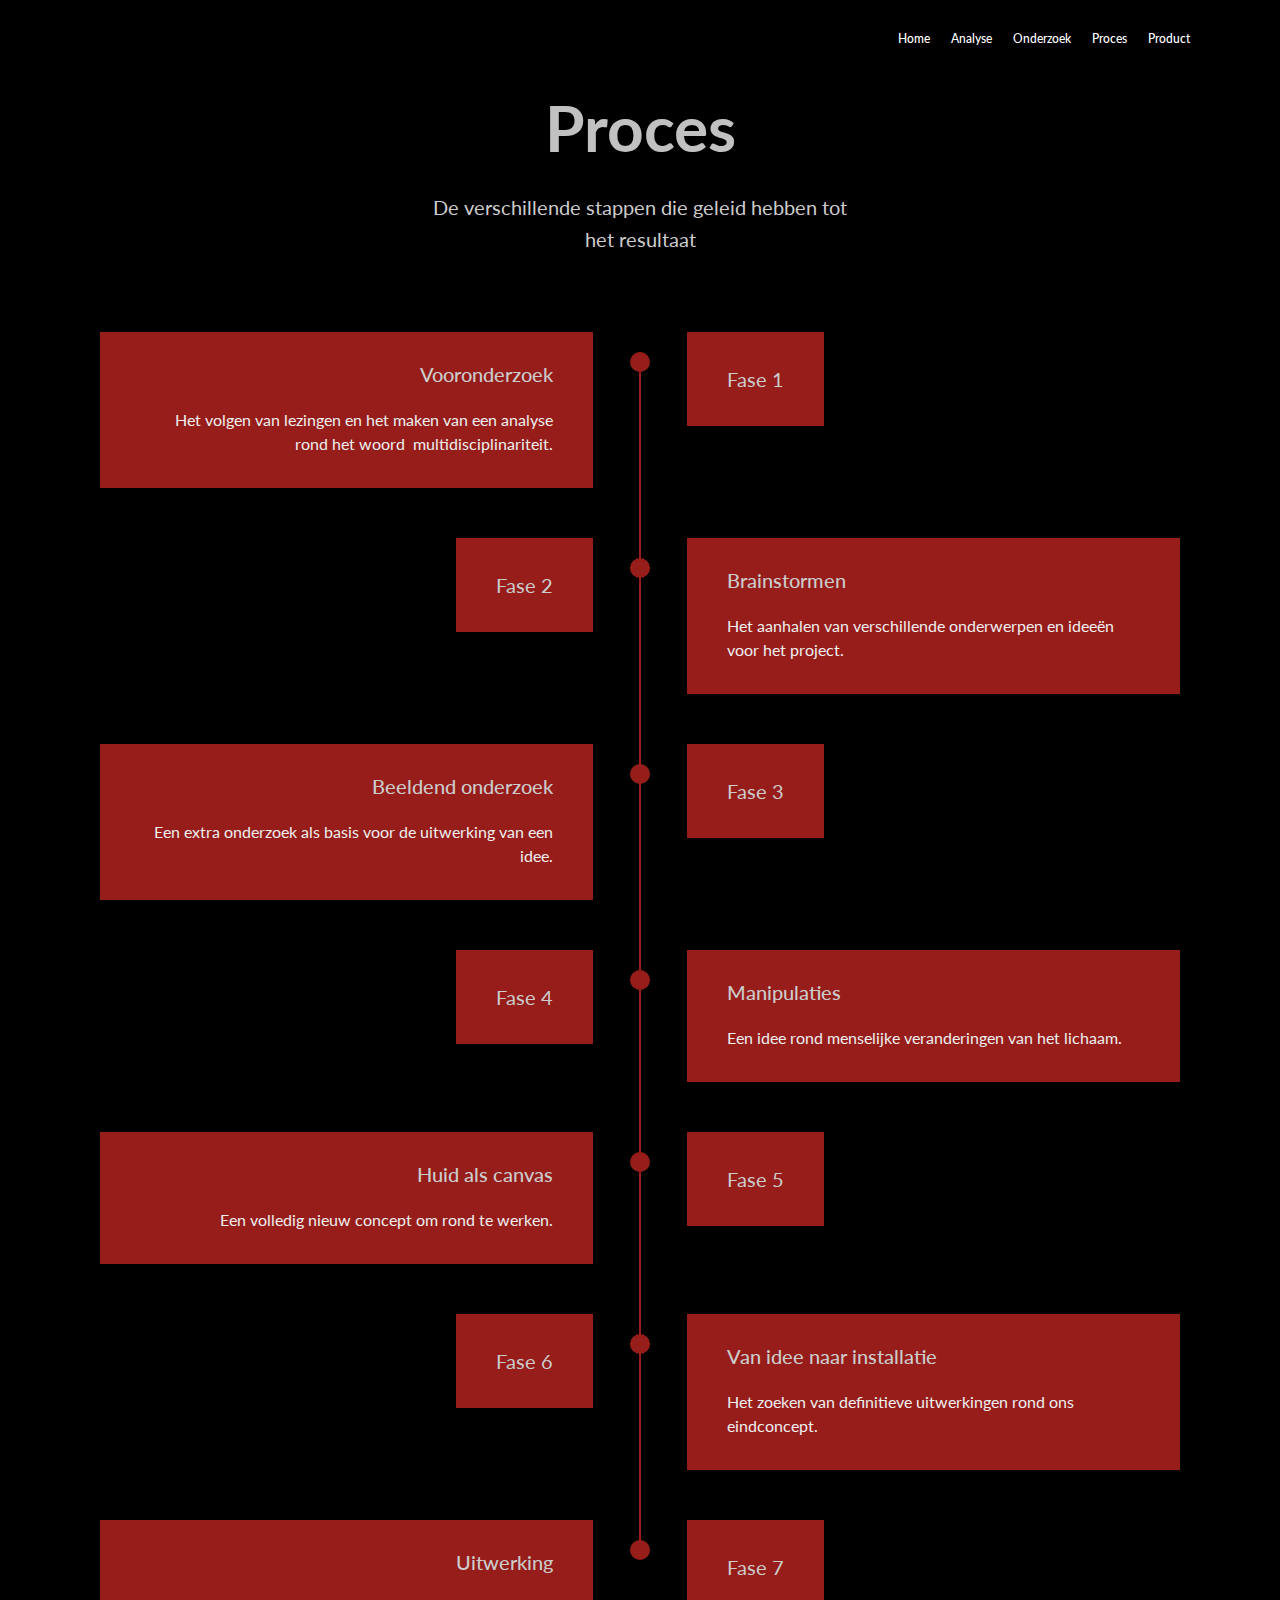
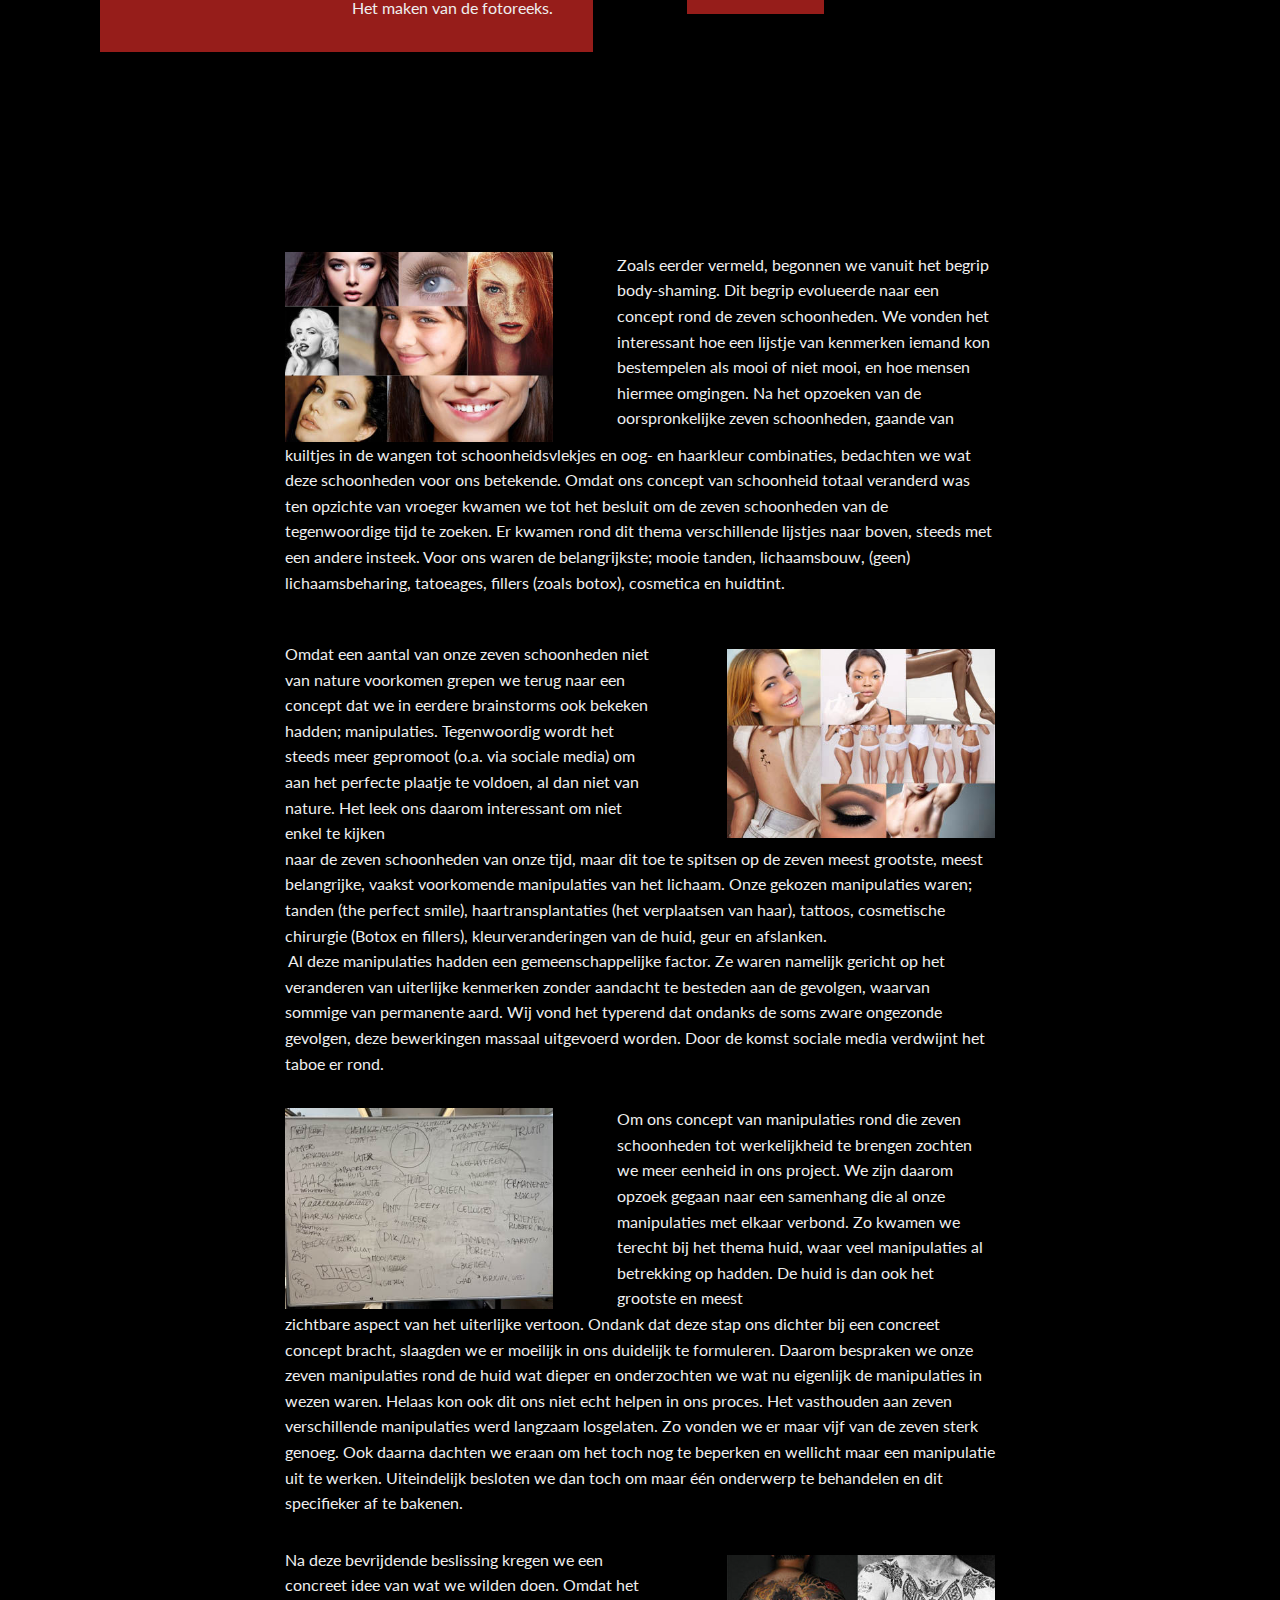
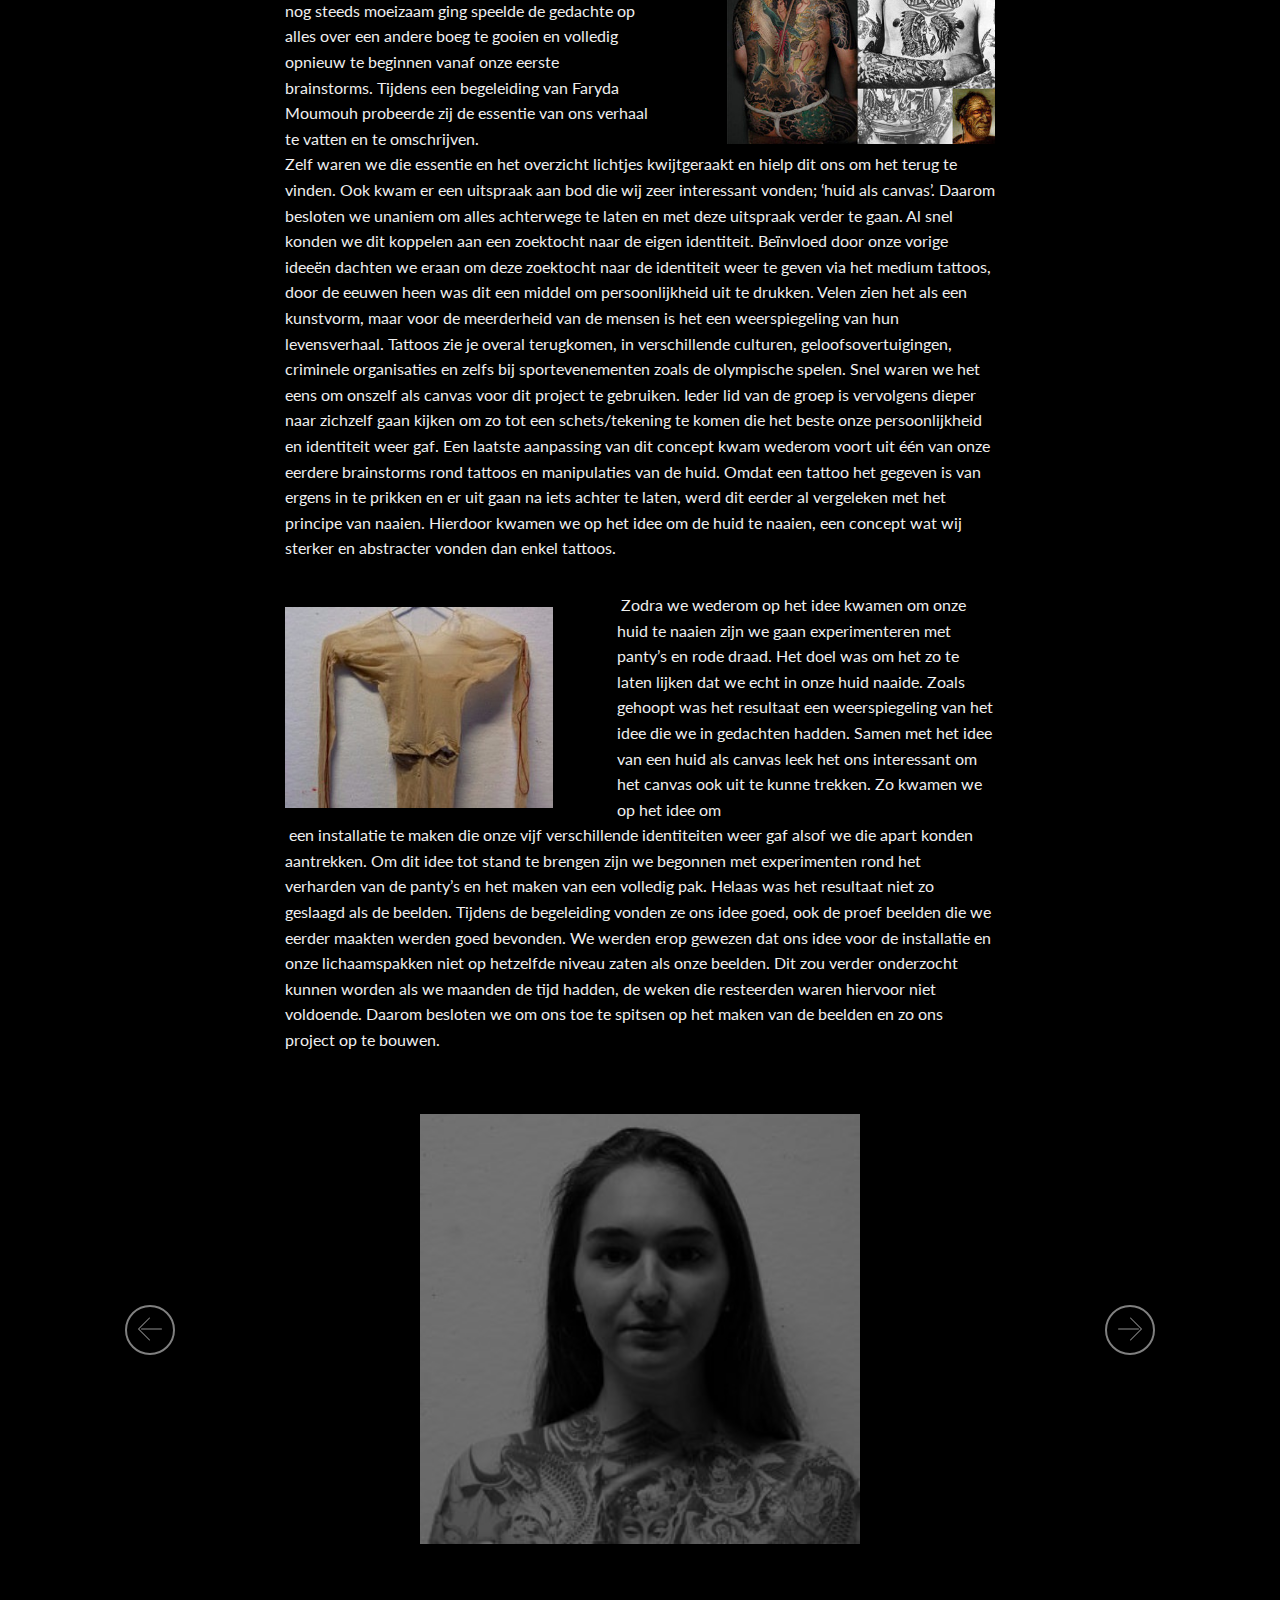
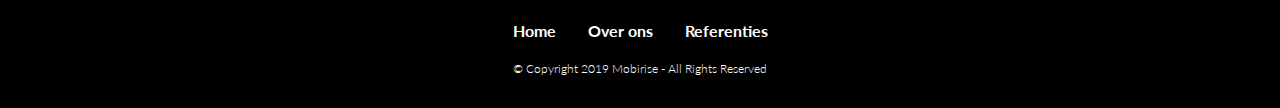
<file: page3.html>
<!DOCTYPE html>
<html  >
<head>
  <!-- Site made with Mobirise Website Builder v4.11.6, https://mobirise.com -->
  <meta charset="UTF-8">
  <meta http-equiv="X-UA-Compatible" content="IE=edge">
  <meta name="generator" content="Mobirise v4.11.6, mobirise.com">
  <meta name="viewport" content="width=device-width, initial-scale=1, minimum-scale=1">
  <link rel="shortcut icon" href="assets/images/logo2.png" type="image/x-icon">
  <meta name="description" content="Website Builder Description">
  
  <title>proces</title>
  <link rel="stylesheet" href="assets/web/assets/mobirise-icons/mobirise-icons.css">
  <link rel="stylesheet" href="assets/bootstrap/css/bootstrap.min.css">
  <link rel="stylesheet" href="assets/bootstrap/css/bootstrap-grid.min.css">
  <link rel="stylesheet" href="assets/bootstrap/css/bootstrap-reboot.min.css">
  <link rel="stylesheet" href="assets/socicon/css/styles.css">
  <link rel="stylesheet" href="assets/dropdown/css/style.css">
  <link rel="stylesheet" href="assets/tether/tether.min.css">
  <link rel="stylesheet" href="assets/theme/css/style.css">
  <link rel="preload" as="style" href="assets/mobirise/css/mbr-additional.css"><link rel="stylesheet" href="assets/mobirise/css/mbr-additional.css" type="text/css">
  
  
  
</head>
<body>
  <section class="menu cid-rKOVZMtWgb" once="menu" id="menu2-2n">

    

    <nav class="navbar navbar-expand beta-menu navbar-dropdown align-items-center navbar-toggleable-sm bg-color transparent">
        <button class="navbar-toggler navbar-toggler-right" type="button" data-toggle="collapse" data-target="#navbarSupportedContent" aria-controls="navbarSupportedContent" aria-expanded="false" aria-label="Toggle navigation">
            <div class="hamburger">
                <span></span>
                <span></span>
                <span></span>
                <span></span>
            </div>
        </button>
        <div class="menu-logo">
            <div class="navbar-brand">
                
                
            </div>
        </div>
        <div class="collapse navbar-collapse" id="navbarSupportedContent">
            <ul class="navbar-nav nav-dropdown nav-right navbar-nav-top-padding" data-app-modern-menu="true"><li class="nav-item">
                    <a class="nav-link link text-white display-4" href="index.html#header9-6" aria-expanded="false">
                        Home</a>
                </li>
                <li class="nav-item">
                    <a class="nav-link link text-white display-4" href="page.html#content4-s">
                        Analyse</a>
                </li><li class="nav-item"><a class="nav-link link text-white display-4" href="page2.html#content5-z" aria-expanded="false">
                        Onderzoek</a></li><li class="nav-item"><a class="nav-link link text-white display-4" href="page3.html#header16-1j" aria-expanded="false">Proces</a></li><li class="nav-item"><a class="nav-link link text-white display-4" href="page4.html" aria-expanded="false">Product</a></li></ul>
            
        </div>
    </nav>
</section>

<section class="engine"><a href="https://mobirise.info/n">simple website templates</a></section><section class="header1 cid-rJokk5HrPd" id="header16-1j">

    

    

    <div class="container">
        <div class="row justify-content-md-center">
            <div class="col-md-10 align-center">
                <h1 class="mbr-section-title mbr-bold pb-3 mbr-fonts-style display-1">Proces</h1>
                
                <p class="mbr-text pb-3 mbr-fonts-style display-5">De verschillende stappen die geleid hebben tot<br>het resultaat</p>
                
            </div>
        </div>
    </div>

</section>

<section class="timeline1 cid-rKZVycNWTu" id="timeline1-3w">

    

    

    <div class="container align-center">
        
        

        <div class="container timelines-container" mbri-timelines="">
            <!--1-->
            <div class="row timeline-element reverse separline">
                 <div class="timeline-date-panel col-xs-12 col-md-6  align-left">         
                    <div class="time-line-date-content">
                        <p class="mbr-timeline-date mbr-fonts-style display-5">Fase 1</p>
                    </div>
                </div>
           <span class="iconBackground"></span>
            <div class="col-xs-12 col-md-6 align-right">
                <div class="timeline-text-content">
                    <h4 class="mbr-timeline-title pb-3 mbr-fonts-style display-5">Vooronderzoek</h4>
                    <p class="mbr-timeline-text mbr-fonts-style display-7">Het volgen van lezingen en het maken van een analyse rond het woord &nbsp;multidisciplinariteit.</p>
                 </div>
            </div>
            </div>
            <!--2-->
            <div class="row timeline-element  separline">
                <div class="timeline-date-panel col-xs-12 col-md-6 align-right">
                    <div class="time-line-date-content">
                        <p class="mbr-timeline-date mbr-fonts-style display-5">Fase 2</p>
                    </div>
                </div>
                <span class="iconBackground"></span>
                <div class="col-xs-12 col-md-6 align-left ">
                    <div class="timeline-text-content">
                        <h4 class="mbr-timeline-title pb-3 mbr-fonts-style display-5">
                            Brainstormen</h4>
                        <p class="mbr-timeline-text mbr-fonts-style display-7">Het aanhalen van verschillende onderwerpen en ideeën voor het project.</p>
                    </div>
                </div>
            </div>
            <!--3-->
            <div class="row timeline-element reverse separline">
                <div class="timeline-date-panel col-xs-12 col-md-6  align-left">
                    <div class="time-line-date-content">
                        <p class="mbr-timeline-date mbr-fonts-style display-5">Fase 3</p>
                    </div>
                </div>
                <span class="iconBackground"></span>
                <div class="col-xs-12 col-md-6 align-right">
                    <div class="timeline-text-content">
                        <h4 class="mbr-timeline-title pb-3 mbr-fonts-style display-5">Beeldend onderzoek</h4>      
                        <p class="mbr-timeline-text mbr-fonts-style display-7">Een extra onderzoek als basis voor de uitwerking van een idee.</p>
                    </div>
                </div>
            </div>
            <!--4-->
            <div class="row timeline-element  separline">
                <div class="timeline-date-panel col-xs-12 col-md-6 align-right">
                    <div class="time-line-date-content">
                        <p class="mbr-timeline-date mbr-fonts-style display-5">
                            Fase 4</p>
                    </div>
                </div>
                <span class="iconBackground"></span>
                <div class="col-xs-12 col-md-6 align-left ">
                    <div class="timeline-text-content">
                        <h4 class="mbr-timeline-title pb-3 mbr-fonts-style display-5">
                            Manipulaties</h4>
                        <p class="mbr-timeline-text mbr-fonts-style display-7">Een idee rond menselijke veranderingen van het lichaam.</p>
                    </div>
                </div>
            </div>
            <!--5-->
            <div class="row timeline-element reverse separline">
                <div class="timeline-date-panel col-xs-12 col-md-6  align-left">
                    <div class="time-line-date-content">
                        <p class="mbr-timeline-date mbr-fonts-style display-5">
                            Fase 5</p>
                    </div>
                </div>
                <span class="iconBackground"></span>
                <div class="col-xs-12 col-md-6 align-right">
                    <div class="timeline-text-content">
                        <h4 class="mbr-timeline-title pb-3 mbr-fonts-style display-5">Huid als canvas</h4>
                        <p class="mbr-timeline-text mbr-fonts-style display-7">Een volledig nieuw concept om rond te werken.</p>
                    </div>
                </div>
            </div>
            <!--6-->
            <div class="row timeline-element separline">
                <div class="timeline-date-panel col-xs-12 col-md-6 align-right">
                    <div class="time-line-date-content">
                       <p class="mbr-timeline-date mbr-fonts-style display-5">
                            Fase 6</p>
                    </div>
                </div>
                <span class="iconBackground"></span>
                <div class="col-xs-12 col-md-6 align-left ">
                    <div class="timeline-text-content">
                        <h4 class="mbr-timeline-title pb-3 mbr-fonts-style display-5">Van idee naar installatie</h4>
                        <p class="mbr-timeline-text mbr-fonts-style display-7">Het zoeken van definitieve uitwerkingen rond ons eindconcept.</p>
                    </div>
                </div>
            </div>
            <!--7-->
            <div class="row timeline-element reverse">
                <div class="timeline-date-panel col-xs-12 col-md-6  align-left">
                    <div class="time-line-date-content">
                        <p class="mbr-timeline-date mbr-fonts-style display-5">
                           Fase 7</p>
                    </div>
                </div>
                <span class="iconBackground"></span>
                <div class="col-xs-12 col-md-6 align-right">
                    <div class="timeline-text-content">
                        <h4 class="mbr-timeline-title pb-3 mbr-fonts-style display-5">
                            Uitwerking</h4>
                        <p class="mbr-timeline-text mbr-fonts-style display-7">Het maken van de fotoreeks.</p>
                    </div>
                </div>
            </div>
            <!--8-->
            
            <!--9-->
            
            <!--10-->
            
            <!--11-->
            
            <!--12-->
            
        </div>
    </div>
</section>

<section class="mbr-section content6 cid-rMT0MhS0v6" id="content6-5d">
    
     
    
    <div class="container">
        <div class="media-container-row">
            <div class="col-12 col-md-8">
                <div class="media-container-row">
                    <div class="mbr-figure" style="width: 80%;">
                      <img src="assets/images/afbeelding-7-schoonheden-vroeger-400x283.jpg" alt="Mobirise" title="">  
                    </div>
                    <div class="media-content">
                        <div class="mbr-section-text">
                            <p class="mbr-text mb-0 mbr-fonts-style display-7">Zoals eerder vermeld, begonnen we vanuit het begrip body-shaming. Dit begrip evolueerde naar een concept rond de zeven schoonheden. We vonden het interessant hoe een lijstje van kenmerken iemand kon bestempelen als mooi of niet mooi, en hoe mensen hiermee omgingen.&nbsp;Na het opzoeken van de oorspronkelijke zeven schoonheden, gaande van</p>
                        </div>
                    </div>
                </div>
            </div>
        </div>
    </div>
</section>

<section class="mbr-section article content1 cid-rMSZOPxlmM" id="content1-59">
    
     

    <div class="container">
        <div class="media-container-row">
            <div class="mbr-text col-12 mbr-fonts-style display-7 col-md-8"><p>kuiltjes in de wangen tot schoonheidsvlekjes en oog- en haarkleur combinaties, bedachten we wat deze schoonheden voor ons betekende. Omdat ons concept van schoonheid totaal veranderd was ten opzichte van vroeger kwamen we tot het besluit om de zeven schoonheden van de tegenwoordige tijd te zoeken. Er kwamen rond dit thema verschillende lijstjes naar boven, steeds met een andere insteek. Voor ons waren de belangrijkste; mooie tanden, lichaamsbouw, (geen) lichaamsbeharing, tatoeages, fillers (zoals botox), cosmetica en huidtint.</p></div>
        </div>
    </div>
</section>

<section class="mbr-section content6 cid-rMT1Ssdvln" id="content6-5e">
    
     
    
    <div class="container">
        <div class="media-container-row">
            <div class="col-12 col-md-8">
                <div class="media-container-row">
                    <div class="mbr-figure" style="width: 80%;">
                      <img src="assets/images/afbeelding-7-schoonheden-nu-400x283.jpg" alt="Mobirise" title="">  
                    </div>
                    <div class="media-content">
                        <div class="mbr-section-text">
                            <p class="mbr-text mb-0 mbr-fonts-style display-7">Omdat een aantal van onze zeven schoonheden niet van nature voorkomen grepen we terug naar een concept dat we in eerdere brainstorms ook bekeken hadden; manipulaties. Tegenwoordig wordt het steeds meer gepromoot (o.a. via sociale media) om aan het perfecte plaatje te voldoen, al dan niet van nature.&nbsp;Het leek ons daarom interessant om niet enkel te kijken</p>
                        </div>
                    </div>
                </div>
            </div>
        </div>
    </div>
</section>

<section class="mbr-section article content1 cid-rMT0AMV8Wc" id="content1-5c">
    
     

    <div class="container">
        <div class="media-container-row">
            <div class="mbr-text col-12 mbr-fonts-style display-7 col-md-8">naar de zeven schoonheden van onze tijd, maar dit toe te spitsen op de zeven meest grootste, meest belangrijke, vaakst voorkomende manipulaties van het lichaam. Onze gekozen manipulaties waren; tanden (the perfect smile), haartransplantaties (het verplaatsen van haar), tattoos, cosmetische chirurgie (Botox en fillers), kleurveranderingen van de huid, geur en afslanken.
<br>&nbsp;Al deze manipulaties hadden een gemeenschappelijke factor. Ze waren namelijk gericht op het veranderen van uiterlijke kenmerken zonder aandacht te besteden aan de gevolgen, waarvan sommige van permanente aard. Wij vond het typerend dat ondanks de soms zware ongezonde gevolgen, deze bewerkingen massaal uitgevoerd worden. Door de komst sociale media verdwijnt het taboe er rond.&nbsp;</div>
        </div>
    </div>
</section>

<section class="mbr-section content6 cid-rMT3Mb6tLl" id="content6-5g">
    
     
    
    <div class="container">
        <div class="media-container-row">
            <div class="col-12 col-md-8">
                <div class="media-container-row">
                    <div class="mbr-figure" style="width: 80%;">
                      <img src="assets/images/img-223-400x300.jpg" alt="Mobirise" title="">  
                    </div>
                    <div class="media-content">
                        <div class="mbr-section-text">
                            <p class="mbr-text mb-0 mbr-fonts-style display-7">Om ons concept van manipulaties rond die zeven schoonheden tot werkelijkheid te brengen zochten we meer eenheid in ons project. We zijn daarom opzoek gegaan naar een samenhang die al onze manipulaties met elkaar verbond. Zo kwamen we terecht bij het thema huid, waar veel manipulaties al betrekking op hadden. De huid is dan ook het grootste en meest</p>
                        </div>
                    </div>
                </div>
            </div>
        </div>
    </div>
</section>

<section class="mbr-section article content1 cid-rMT42eH7e2" id="content1-5h">
    
     

    <div class="container">
        <div class="media-container-row">
            <div class="mbr-text col-12 mbr-fonts-style display-7 col-md-8"><p>zichtbare aspect van het uiterlijke vertoon. Ondank dat deze stap ons dichter bij een concreet concept bracht, slaagden we er moeilijk in ons duidelijk te formuleren. Daarom bespraken we onze zeven manipulaties rond de huid wat dieper en onderzochten we wat nu eigenlijk de manipulaties in wezen waren. Helaas kon ook dit ons niet echt helpen in ons proces. Het vasthouden aan zeven verschillende manipulaties werd langzaam losgelaten. Zo vonden we er maar vijf van de zeven sterk genoeg. Ook daarna dachten we eraan om het toch nog te beperken en wellicht maar een manipulatie uit te werken. Uiteindelijk besloten we dan toch om maar één onderwerp te behandelen en dit specifieker af te bakenen.</p></div>
        </div>
    </div>
</section>

<section class="mbr-section content7 cid-rMT5103UOk" id="content7-5i">
          
    

    <div class="container">
        <div class="media-container-row">
            <div class="col-12 col-md-8">
                <div class="media-container-row">
                    <div class="media-content">
                        <div class="mbr-section-text">
                            <p class="mbr-text align-right mb-0 mbr-fonts-style display-7">Na deze bevrijdende beslissing kregen we een concreet idee van wat we wilden doen. Omdat het nog steeds moeizaam ging speelde de gedachte op alles over een andere boeg te gooien en volledig opnieuw te beginnen vanaf onze eerste brainstorms.&nbsp;Tijdens een begeleiding van Faryda Moumouh probeerde&nbsp;zij de essentie van ons verhaal te vatten&nbsp;en te omschrijven.</p>
                        </div>
                    </div>
                    <div class="mbr-figure" style="width: 80%;">
                     <img src="assets/images/tatoo-compilatie-400x282.jpg" alt="Mobirise" title="">  
                    </div>
                </div>
            </div>
        </div>
    </div>
</section>

<section class="mbr-section article content1 cid-rMT5wrCyZ2" id="content1-5j">
    
     

    <div class="container">
        <div class="media-container-row">
            <div class="mbr-text col-12 mbr-fonts-style display-7 col-md-8"><p>Zelf waren we die essentie en het overzicht lichtjes kwijtgeraakt en hielp dit ons om het terug te vinden. Ook kwam er een uitspraak aan bod die wij zeer interessant vonden; ‘huid als canvas’. Daarom besloten we unaniem om alles achterwege te laten en met deze uitspraak verder te gaan. Al snel konden we dit koppelen aan een zoektocht naar de eigen identiteit. Beïnvloed door onze vorige ideeën dachten we eraan om deze zoektocht naar de identiteit weer te geven via het medium tattoos, door de eeuwen heen was dit een middel om persoonlijkheid uit te drukken. Velen zien het als een kunstvorm, maar voor de meerderheid van de mensen is het een weerspiegeling van hun levensverhaal. Tattoos zie je overal terugkomen, in verschillende culturen, geloofsovertuigingen, criminele organisaties en zelfs bij sportevenementen zoals de olympische spelen. Snel waren we het eens om onszelf als canvas voor dit project te gebruiken. Ieder lid van de groep is vervolgens dieper naar zichzelf gaan kijken om zo tot een schets/tekening te komen die het beste onze persoonlijkheid en identiteit weer gaf. Een laatste aanpassing van dit concept kwam wederom voort uit één van onze eerdere brainstorms rond tattoos en manipulaties van de huid. Omdat een tattoo het gegeven is van ergens in te prikken en er uit gaan na iets achter te laten, werd dit eerder al vergeleken met het principe van naaien. Hierdoor kwamen we op het idee om de huid te naaien, een concept wat wij sterker en abstracter vonden dan enkel tattoos.&nbsp;</p></div>
        </div>
    </div>
</section>

<section class="mbr-section content6 cid-rMT6vKExUM" id="content6-5k">
    
     
    
    <div class="container">
        <div class="media-container-row">
            <div class="col-12 col-md-8">
                <div class="media-container-row">
                    <div class="mbr-figure" style="width: 80%;">
                      <img src="assets/images/dsc01808-1-300x450.jpeg" alt="Mobirise" title="">  
                    </div>
                    <div class="media-content">
                        <div class="mbr-section-text">
                            <p class="mbr-text mb-0 mbr-fonts-style display-7">&nbsp;Zodra we wederom op het idee kwamen om onze huid te naaien zijn we gaan experimenteren met panty’s en rode draad. Het doel was om het zo te laten lijken dat we echt in onze huid naaide. Zoals gehoopt was het resultaat een weerspiegeling van het idee die we in gedachten hadden. Samen met het idee van een huid als canvas leek het ons interessant om het canvas ook uit te kunne trekken. Zo kwamen we op het idee om<br></p>
                        </div>
                    </div>
                </div>
            </div>
        </div>
    </div>
</section>

<section class="mbr-section article content1 cid-rMT7G51s50" id="content1-5l">
    
     

    <div class="container">
        <div class="media-container-row">
            <div class="mbr-text col-12 mbr-fonts-style display-7 col-md-8"><p>&nbsp;een installatie te maken die onze vijf verschillende identiteiten weer gaf alsof we die apart konden aantrekken. Om dit idee tot stand te brengen zijn we begonnen met experimenten rond het verharden van de panty’s en het maken van een volledig pak. Helaas was het resultaat niet zo geslaagd als de beelden. Tijdens de begeleiding vonden ze ons idee goed, ook de proef beelden die we eerder maakten werden goed bevonden. We werden erop gewezen dat ons idee voor de installatie en onze lichaamspakken niet op hetzelfde niveau zaten als onze beelden. Dit zou verder onderzocht kunnen worden als we maanden de tijd hadden, de weken die resteerden waren hiervoor niet voldoende. Daarom besloten we om ons toe te spitsen op het maken van de beelden en zo ons project op te bouwen.</p></div>
        </div>
    </div>
</section>

<section class="carousel slide cid-rN4ezOTYZZ" data-interval="false" id="slider2-65">

    
    <div class="container content-slider">
        <div class="content-slider-wrap">
            <div><div class="mbr-slider slide carousel" data-pause="true" data-keyboard="false" data-ride="false" data-interval="false"><div class="carousel-inner" role="listbox"><div class="carousel-item slider-fullscreen-image" data-bg-video-slide="false" style="background-image: url(assets/images/foto-2-900x675.jpeg);"><div class="container container-slide"><div class="image_wrapper"><div class="mbr-overlay"></div><img src="assets/images/foto-2-900x675.jpeg" alt="" title=""><div class="carousel-caption justify-content-center"><div class="col-10 align-center"></div></div></div></div></div><div class="carousel-item slider-fullscreen-image" data-bg-video-slide="false" style="background-image: url(assets/images/foto-3.2-900x506.jpeg);"><div class="container container-slide"><div class="image_wrapper"><div class="mbr-overlay"></div><img src="assets/images/foto-3.2-900x506.jpeg" alt="" title=""><div class="carousel-caption justify-content-center"><div class="col-10 align-center"></div></div></div></div></div><div class="carousel-item slider-fullscreen-image" data-bg-video-slide="false" style="background-image: url(assets/images/foto-3.1-900x675.jpg);"><div class="container container-slide"><div class="image_wrapper"><div class="mbr-overlay"></div><img src="assets/images/foto-3.1-900x675.jpg" alt="" title=""><div class="carousel-caption justify-content-center"><div class="col-10 align-center"></div></div></div></div></div><div class="carousel-item slider-fullscreen-image" data-bg-video-slide="false" style="background-image: url(assets/images/foto-4-675x900.jpg);"><div class="container container-slide"><div class="image_wrapper"><div class="mbr-overlay"></div><img src="assets/images/foto-4-675x900.jpg" alt="" title=""><div class="carousel-caption justify-content-center"><div class="col-10 align-center"></div></div></div></div></div><div class="carousel-item slider-fullscreen-image" data-bg-video-slide="false" style="background-image: url(assets/images/foto-5-675x900.jpg);"><div class="container container-slide"><div class="image_wrapper"><div class="mbr-overlay"></div><img src="assets/images/foto-5-675x900.jpg" alt="" title=""><div class="carousel-caption justify-content-center"><div class="col-10 align-center"></div></div></div></div></div><div class="carousel-item slider-fullscreen-image" data-bg-video-slide="false" style="background-image: url(assets/images/foto-6-900x675.jpg);"><div class="container container-slide"><div class="image_wrapper"><div class="mbr-overlay"></div><img src="assets/images/foto-6-900x675.jpg" alt="" title=""><div class="carousel-caption justify-content-center"><div class="col-10 align-center"></div></div></div></div></div><div class="carousel-item slider-fullscreen-image active" data-bg-video-slide="false" style="background-image: url(assets/images/1-15-300x293.jpg);"><div class="container container-slide"><div class="image_wrapper"><div class="mbr-overlay"></div><img src="assets/images/1-15-300x293.jpg" alt="" title=""><div class="carousel-caption justify-content-center"><div class="col-10 align-center"></div></div></div></div></div><div class="carousel-item slider-fullscreen-image" data-bg-video-slide="false" style="background-image: url(assets/images/foto-9.1-900x883.jpg);"><div class="container container-slide"><div class="image_wrapper"><div class="mbr-overlay"></div><img src="assets/images/foto-9.1-900x883.jpg" alt="" title=""><div class="carousel-caption justify-content-center"><div class="col-10 align-center"></div></div></div></div></div><div class="carousel-item slider-fullscreen-image" data-bg-video-slide="false" style="background-image: url(assets/images/foto-9.2-900x900.jpg);"><div class="container container-slide"><div class="image_wrapper"><div class="mbr-overlay"></div><img src="assets/images/foto-9.2-900x900.jpg" alt="" title=""><div class="carousel-caption justify-content-center"><div class="col-10 align-center"></div></div></div></div></div><div class="carousel-item slider-fullscreen-image" data-bg-video-slide="false" style="background-image: url(assets/images/foto-10.2-600x900.jpg);"><div class="container container-slide"><div class="image_wrapper"><img src="assets/images/foto-10.2-600x900.jpg" alt="" title=""><div class="carousel-caption justify-content-center"><div class="col-10 align-center"></div></div></div></div></div><div class="carousel-item slider-fullscreen-image" data-bg-video-slide="false" style="background-image: url(assets/images/foto-10-600x900.jpg);"><div class="container container-slide"><div class="image_wrapper"><img src="assets/images/foto-10-600x900.jpg" alt="" title=""><div class="carousel-caption justify-content-center"><div class="col-10 align-center"></div></div></div></div></div><div class="carousel-item slider-fullscreen-image" data-bg-video-slide="false" style="background-image: url(assets/images/foto-11-506x900.jpg);"><div class="container container-slide"><div class="image_wrapper"><div class="mbr-overlay" style="background-color: rgb(46, 46, 46);"></div><img src="assets/images/foto-11-506x900.jpg" alt="" title=""><div class="carousel-caption justify-content-center"><div class="col-10 align-center"></div></div></div></div></div><div class="carousel-item slider-fullscreen-image" data-bg-video-slide="false" style="background-image: url(assets/images/foto-12-600x900.jpg);"><div class="container container-slide"><div class="image_wrapper"><div class="mbr-overlay" style="opacity: 0.3;"></div><img src="assets/images/foto-12-600x900.jpg" alt="" title=""><div class="carousel-caption justify-content-center"><div class="col-10 align-center"></div></div></div></div></div><div class="carousel-item slider-fullscreen-image" data-bg-video-slide="false" style="background-image: url(assets/images/foto-13-675x900.jpg);"><div class="container container-slide"><div class="image_wrapper"><div class="mbr-overlay" style="background-color: rgb(46, 46, 46);"></div><img src="assets/images/foto-13-675x900.jpg" alt="" title=""><div class="carousel-caption justify-content-center"><div class="col-10 align-center"></div></div></div></div></div></div><a data-app-prevent-settings="" class="carousel-control carousel-control-prev" role="button" data-slide="prev" href="#slider2-65"><span aria-hidden="true" class="mbri-left mbr-iconfont"></span><span class="sr-only">Previous</span></a><a data-app-prevent-settings="" class="carousel-control carousel-control-next" role="button" data-slide="next" href="#slider2-65"><span aria-hidden="true" class="mbri-right mbr-iconfont"></span><span class="sr-only">Next</span></a></div></div> 
        </div>
    </div>
</section>

<section once="footers" class="cid-rKUig1oEIN" id="footer7-34">

    

    

    <div class="container">
        <div class="media-container-row align-center mbr-white">
            <div class="row row-links">
                <ul class="foot-menu">
                    
                    
                    
                    
                    
                <li class="foot-menu-item mbr-fonts-style display-7"><a class="text-white mbr-bold" href="index.html">Home</a></li><li class="foot-menu-item mbr-fonts-style display-7"><a class="text-white mbr-bold" href="index.html#content4-d">Over ons</a></li><li class="foot-menu-item mbr-fonts-style display-7"><a class="text-white mbr-bold" href="page5.html">Referenties</a></li></ul>
            </div>
            
            <div class="row row-copirayt">
                <p class="mbr-text mb-0 mbr-fonts-style mbr-white align-center display-4">
                    © Copyright 2019 Mobirise - All Rights Reserved
                </p>
            </div>
        </div>
    </div>
</section>


  <script src="assets/web/assets/jquery/jquery.min.js"></script>
  <script src="assets/popper/popper.min.js"></script>
  <script src="assets/bootstrap/js/bootstrap.min.js"></script>
  <script src="assets/smoothscroll/smooth-scroll.js"></script>
  <script src="assets/dropdown/js/nav-dropdown.js"></script>
  <script src="assets/dropdown/js/navbar-dropdown.js"></script>
  <script src="assets/tether/tether.min.js"></script>
  <script src="assets/ytplayer/jquery.mb.ytplayer.min.js"></script>
  <script src="assets/vimeoplayer/jquery.mb.vimeo_player.js"></script>
  <script src="assets/bootstrapcarouselswipe/bootstrap-carousel-swipe.js"></script>
  <script src="assets/touchswipe/jquery.touch-swipe.min.js"></script>
  <script src="assets/theme/js/script.js"></script>
  <script src="assets/slidervideo/script.js"></script>
  
  
 <div id="scrollToTop" class="scrollToTop mbr-arrow-up"><a style="text-align: center;"><i class="mbr-arrow-up-icon mbr-arrow-up-icon-cm cm-icon cm-icon-smallarrow-up"></i></a></div>
  </body>
</html>
</file>
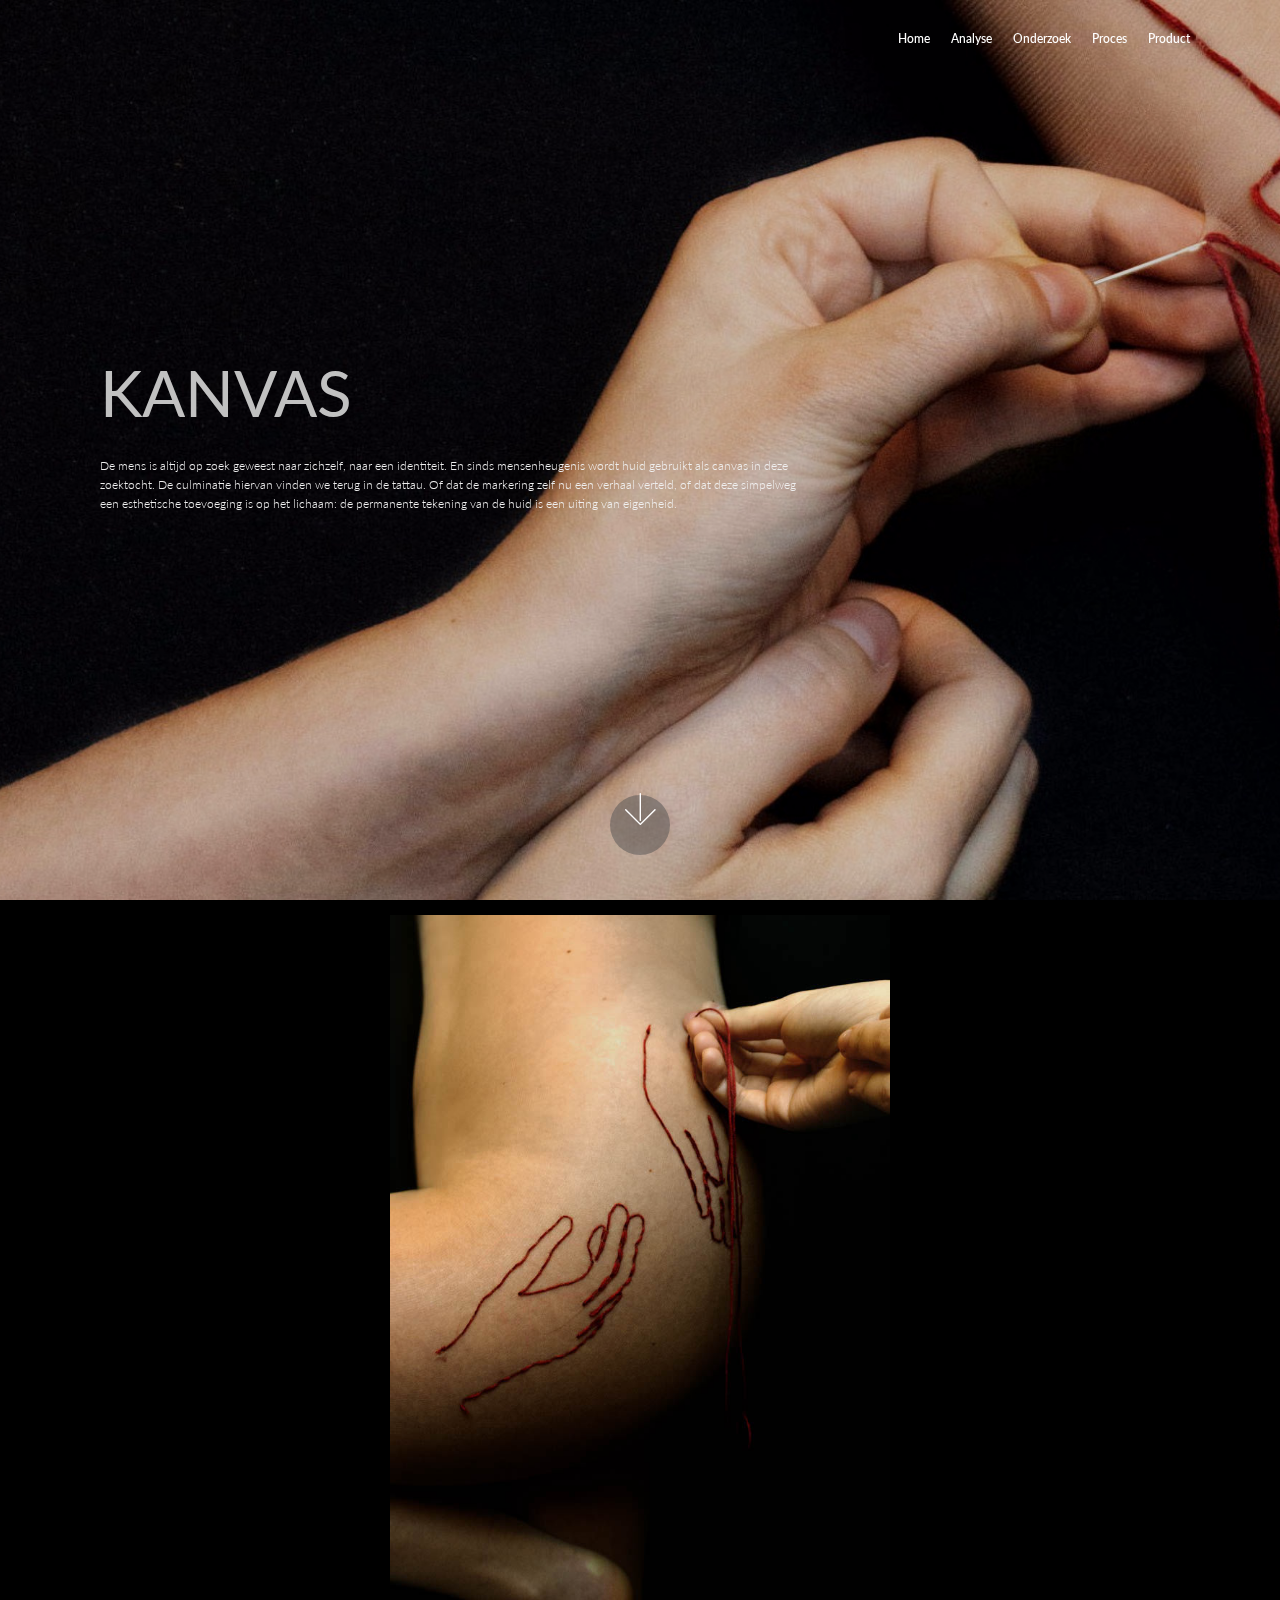
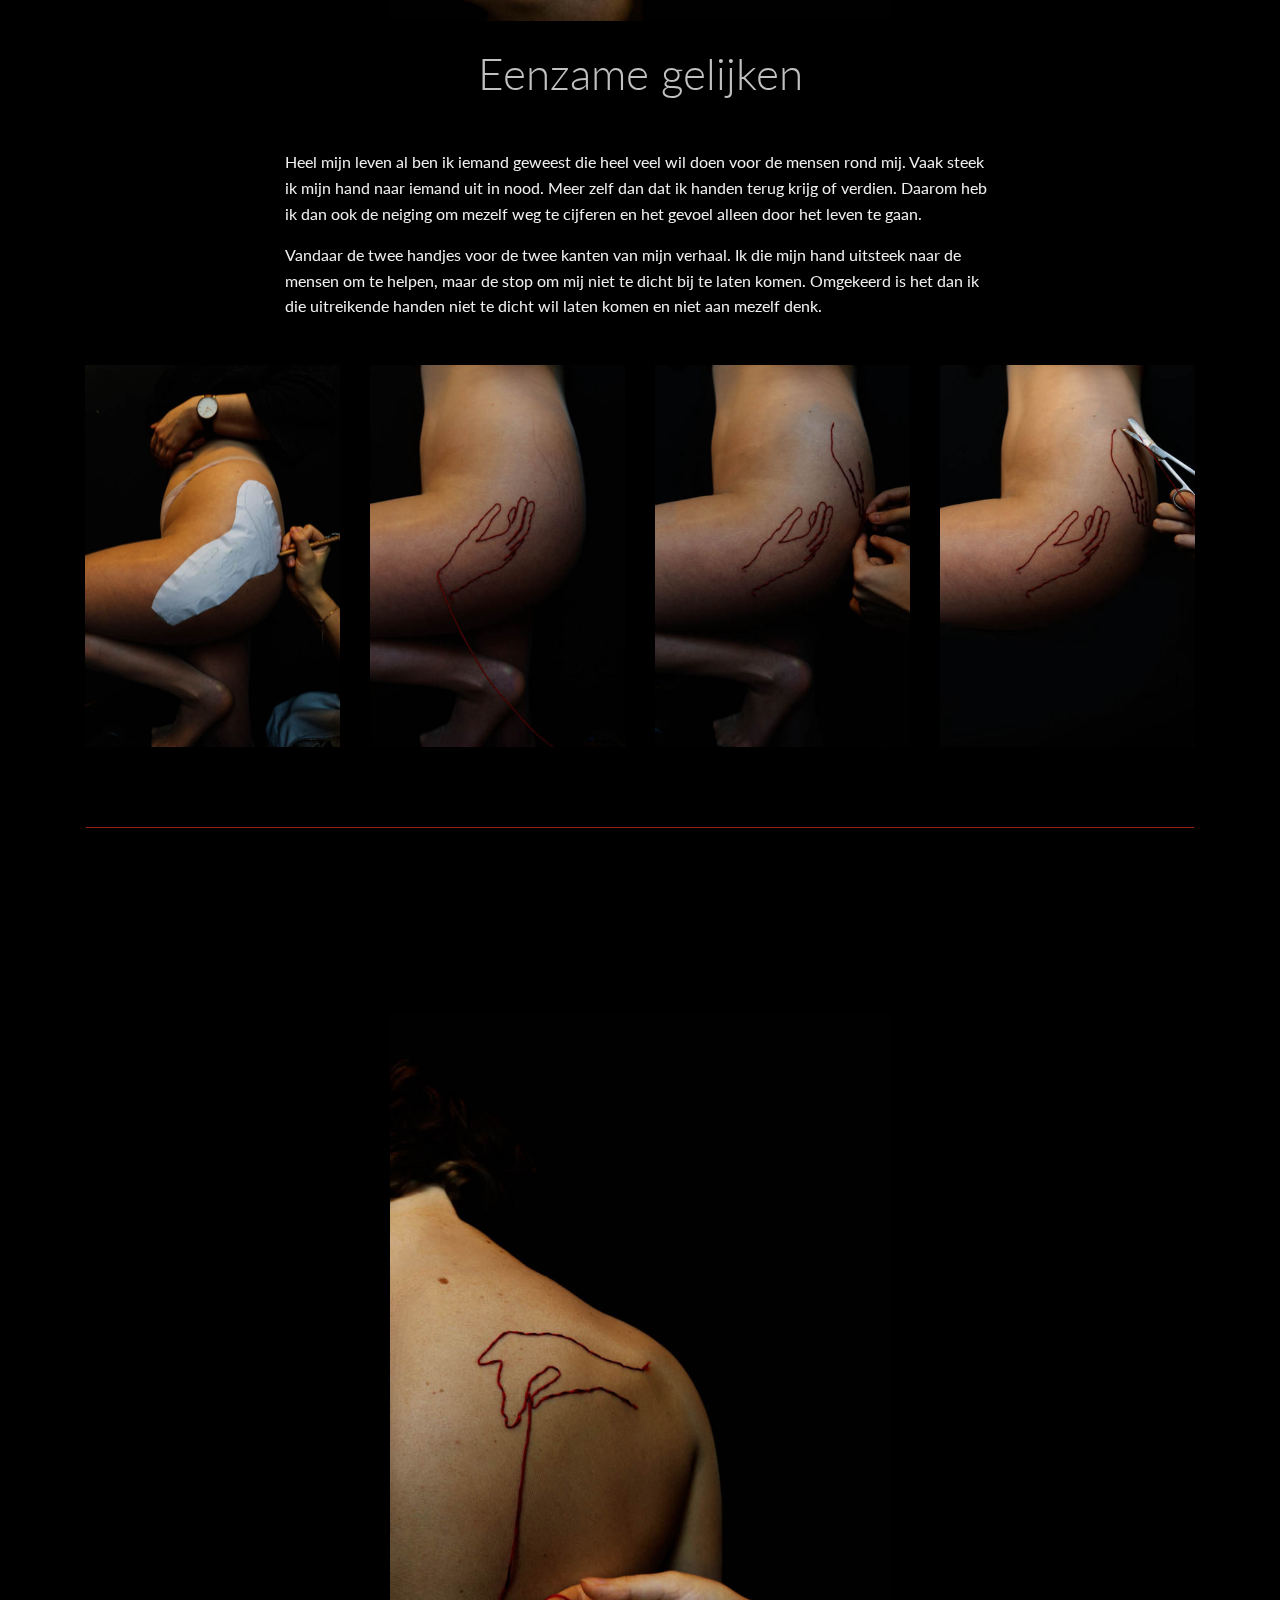
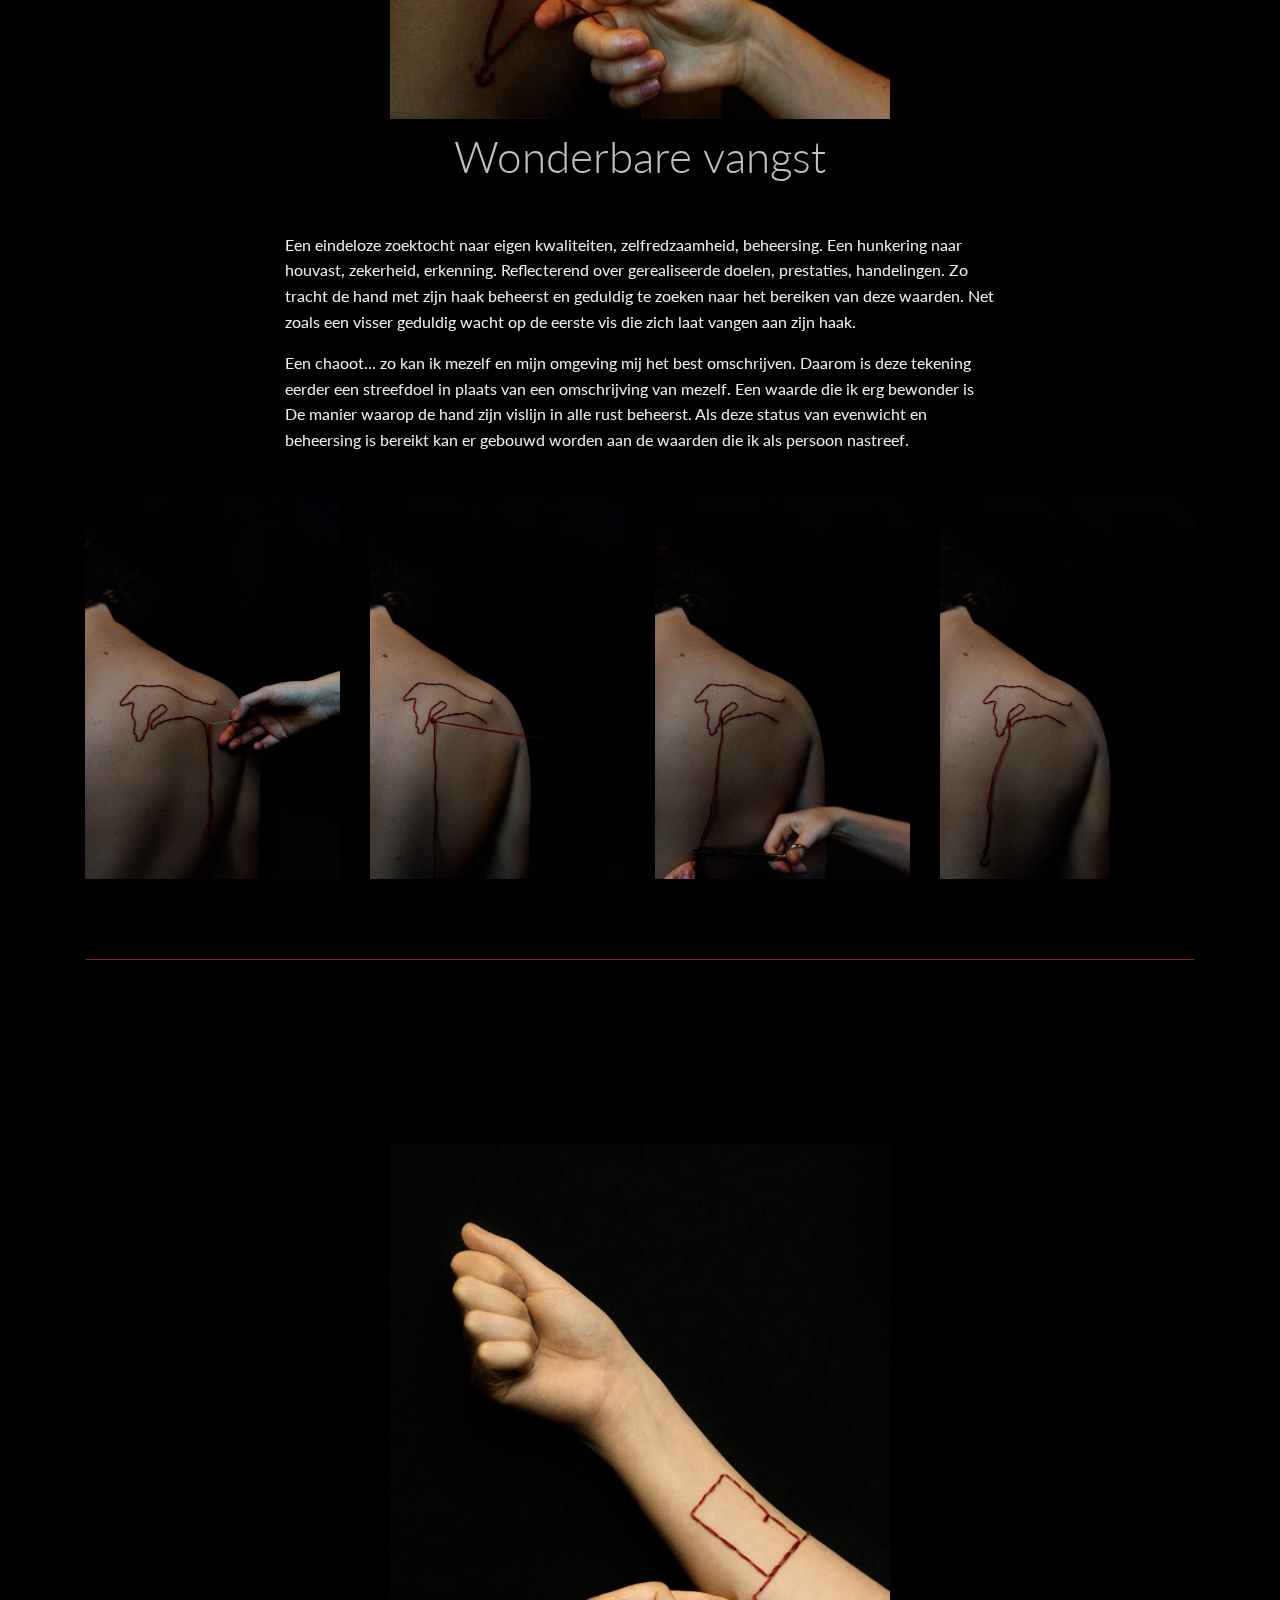
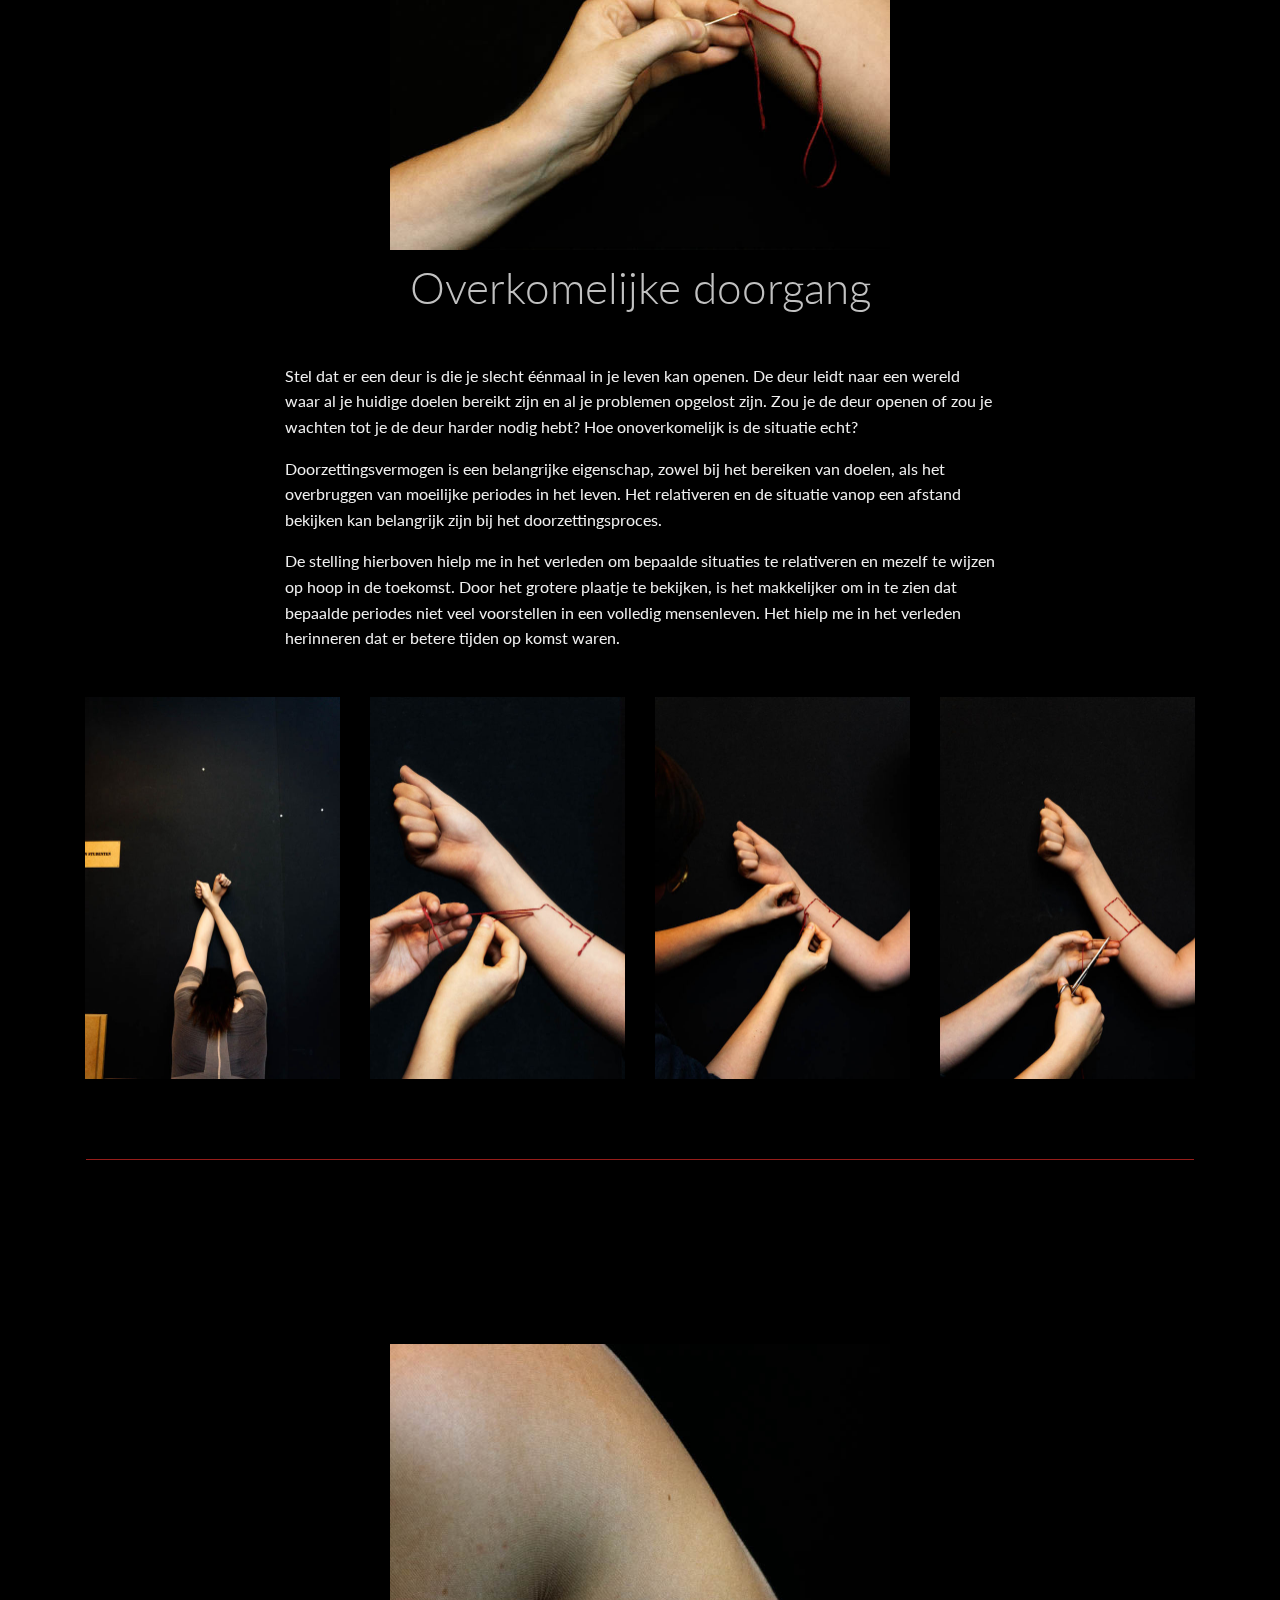
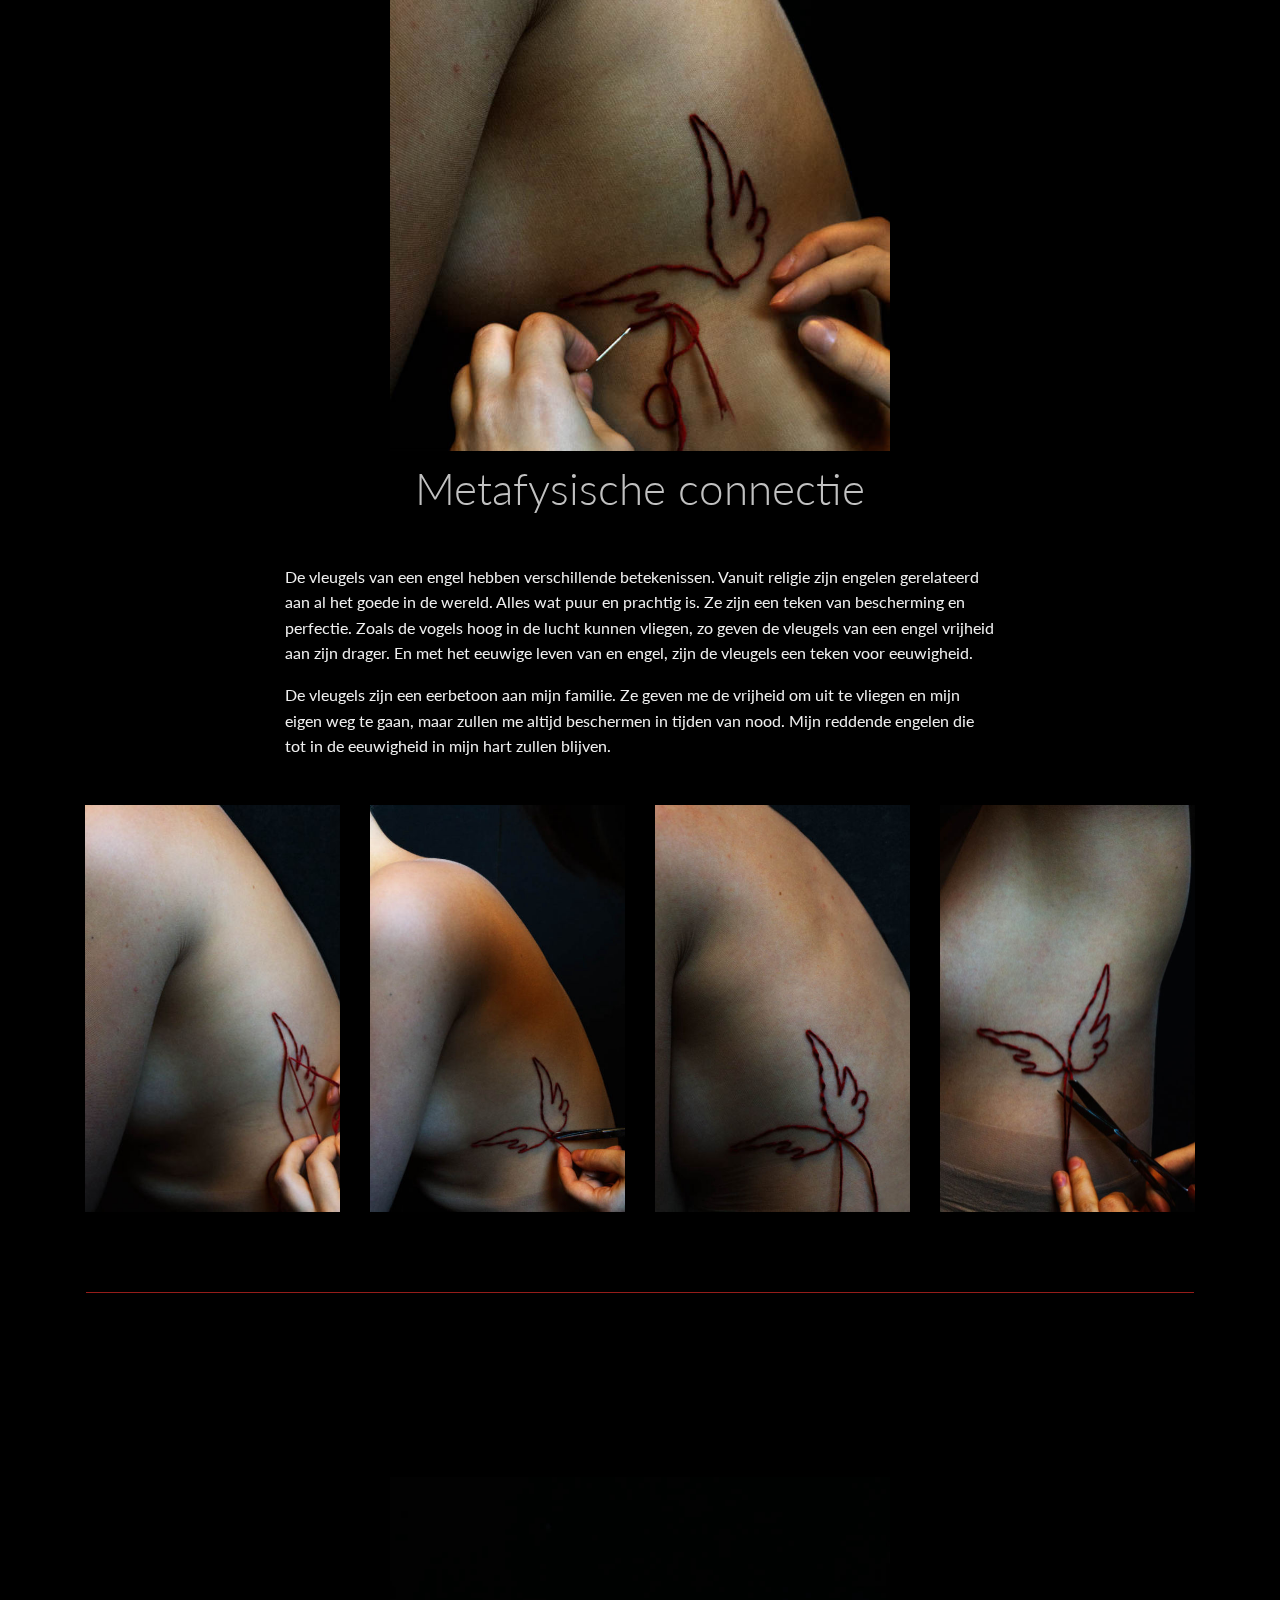
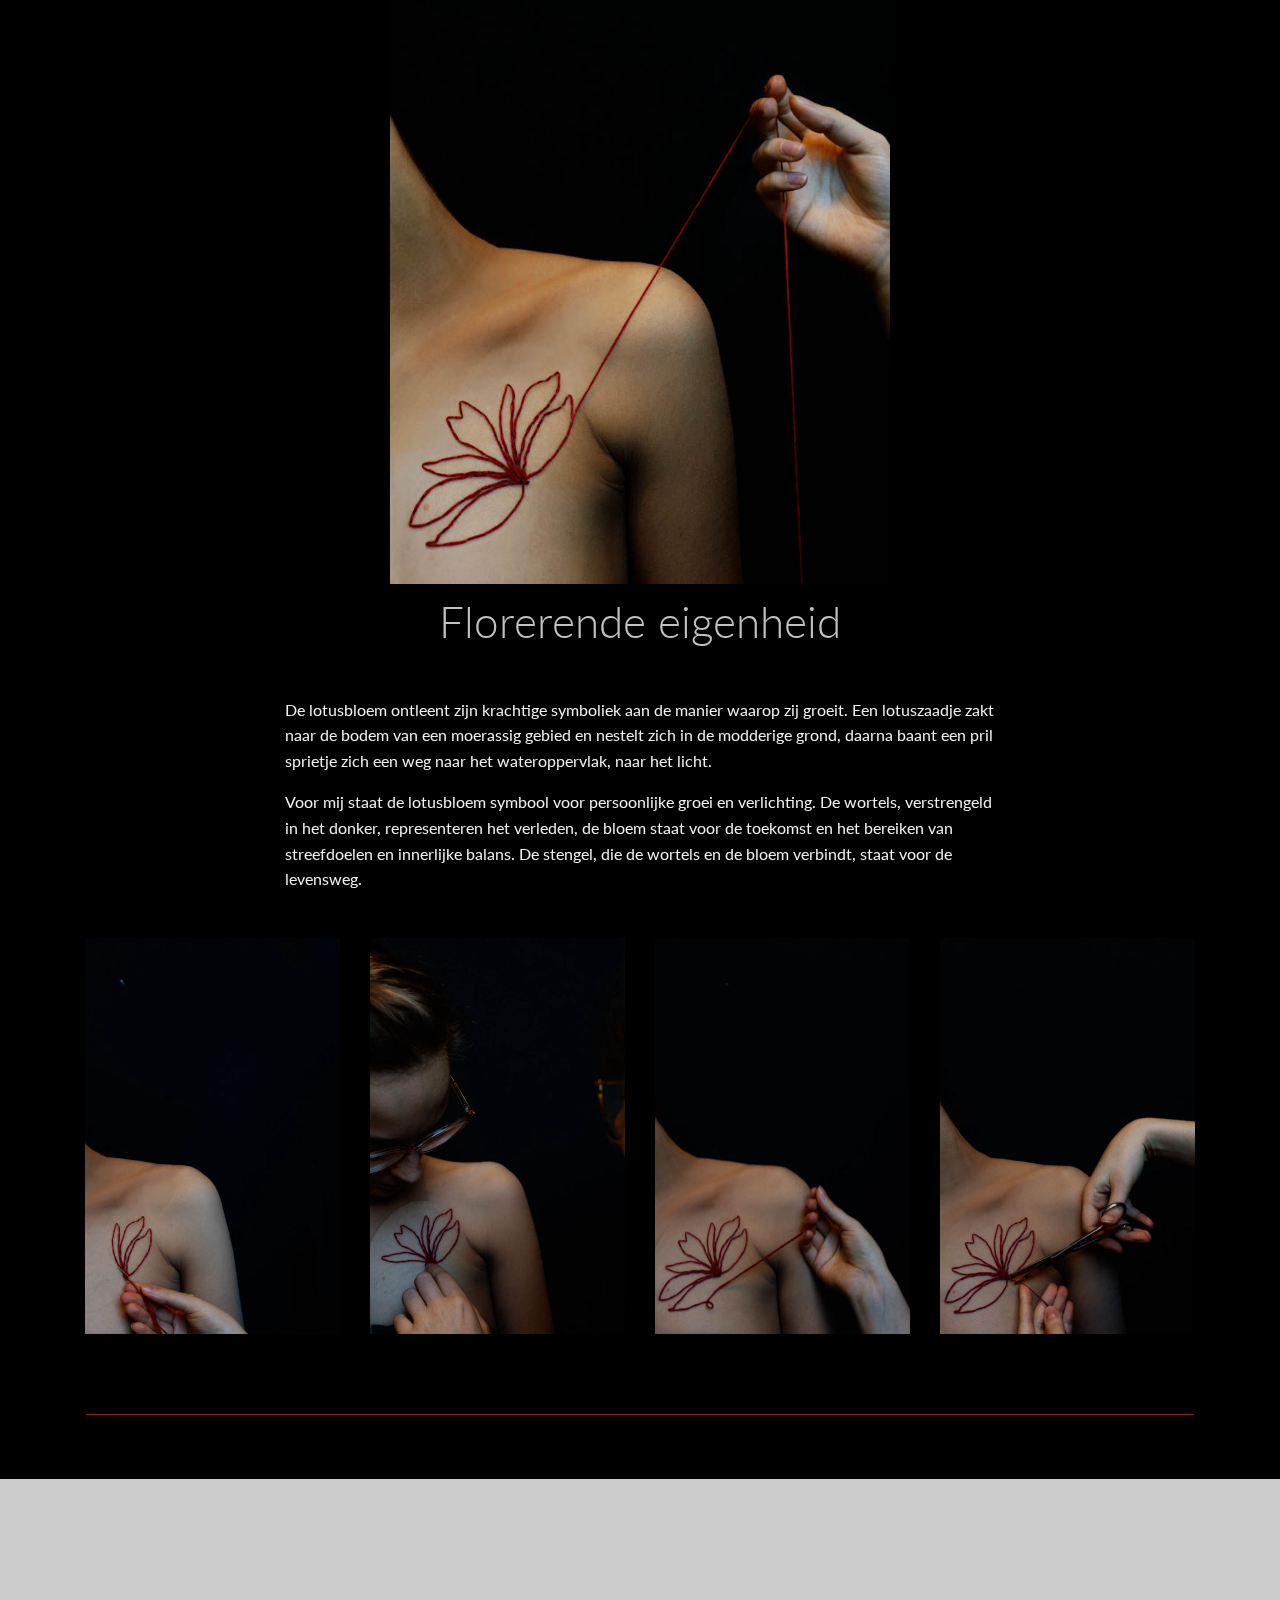
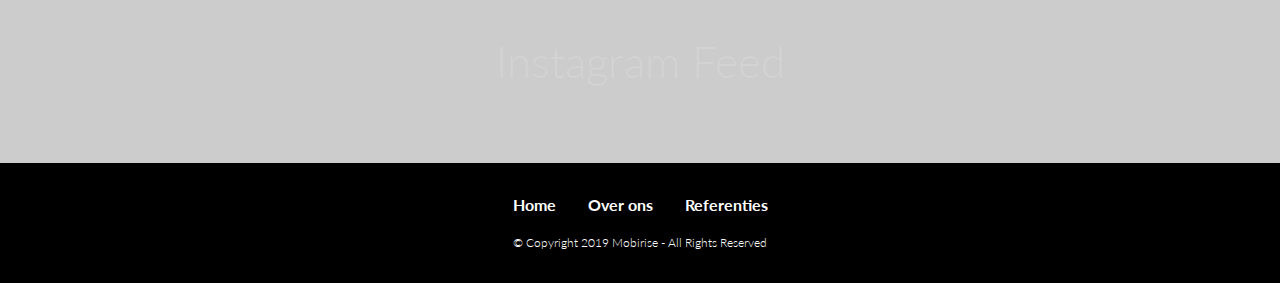
<file: page4.html>
<!DOCTYPE html>
<html  >
<head>
  <!-- Site made with Mobirise Website Builder v4.11.6, https://mobirise.com -->
  <meta charset="UTF-8">
  <meta http-equiv="X-UA-Compatible" content="IE=edge">
  <meta name="generator" content="Mobirise v4.11.6, mobirise.com">
  <meta name="viewport" content="width=device-width, initial-scale=1, minimum-scale=1">
  <link rel="shortcut icon" href="assets/images/logo2.png" type="image/x-icon">
  <meta name="description" content="Website Creator Description">
  
  <title>product</title>
  <link rel="stylesheet" href="assets/web/assets/mobirise-icons/mobirise-icons.css">
  <link rel="stylesheet" href="assets/bootstrap/css/bootstrap.min.css">
  <link rel="stylesheet" href="assets/bootstrap/css/bootstrap-grid.min.css">
  <link rel="stylesheet" href="assets/bootstrap/css/bootstrap-reboot.min.css">
  <link rel="stylesheet" href="assets/socicon/css/styles.css">
  <link rel="stylesheet" href="assets/tether/tether.min.css">
  <link rel="stylesheet" href="assets/dropdown/css/style.css">
  <link rel="stylesheet" href="assets/style.css">
  <link rel="stylesheet" href="assets/slick.css">
  <link rel="stylesheet" href="assets/theme/css/style.css">
  <link rel="preload" as="style" href="assets/mobirise/css/mbr-additional.css"><link rel="stylesheet" href="assets/mobirise/css/mbr-additional.css" type="text/css">
  
  
  
</head>
<body>
  <section class="menu cid-rKOVZMtWgb" once="menu" id="menu2-2n">

    

    <nav class="navbar navbar-expand beta-menu navbar-dropdown align-items-center navbar-toggleable-sm bg-color transparent">
        <button class="navbar-toggler navbar-toggler-right" type="button" data-toggle="collapse" data-target="#navbarSupportedContent" aria-controls="navbarSupportedContent" aria-expanded="false" aria-label="Toggle navigation">
            <div class="hamburger">
                <span></span>
                <span></span>
                <span></span>
                <span></span>
            </div>
        </button>
        <div class="menu-logo">
            <div class="navbar-brand">
                
                
            </div>
        </div>
        <div class="collapse navbar-collapse" id="navbarSupportedContent">
            <ul class="navbar-nav nav-dropdown nav-right navbar-nav-top-padding" data-app-modern-menu="true"><li class="nav-item">
                    <a class="nav-link link text-white display-4" href="index.html#header9-6" aria-expanded="false">
                        Home</a>
                </li>
                <li class="nav-item">
                    <a class="nav-link link text-white display-4" href="page.html#content4-s">
                        Analyse</a>
                </li><li class="nav-item"><a class="nav-link link text-white display-4" href="page2.html#content5-z" aria-expanded="false">
                        Onderzoek</a></li><li class="nav-item"><a class="nav-link link text-white display-4" href="page3.html#header16-1j" aria-expanded="false">Proces</a></li><li class="nav-item"><a class="nav-link link text-white display-4" href="page4.html" aria-expanded="false">Product</a></li></ul>
            
        </div>
    </nav>
</section>

<section class="engine"><a href="https://mobirise.info/z">best free css templates</a></section><section class="header9 cid-rMlaSSuNSl mbr-fullscreen mbr-parallax-background" id="header9-4z">

    

    <div class="mbr-overlay" style="opacity: 0.2; background-color: rgb(0, 0, 0);">
    </div>

    <div class="container">
        <div class="media-container-column mbr-white col-lg-8 col-md-10">
            <h1 class="mbr-section-title align-left mbr-bold pb-3 mbr-fonts-style display-1"><span style="font-weight: normal;">KANVAS</span></h1>
            
            <p class="mbr-text align-left pb-3 mbr-fonts-style display-4">
                De mens is altijd op zoek geweest naar zichzelf, naar een identiteit. En sinds mensenheugenis wordt huid gebruikt als canvas in deze zoektocht. De culminatie hiervan vinden we terug in de tattau. Of dat de markering zelf nu een verhaal verteld, of dat deze simpelweg een esthetische toevoeging is op het lichaam: de permanente tekening van de huid is een uiting van eigenheid.
            </p>
            
        </div>
    </div>

    <div class="mbr-arrow hidden-sm-down" aria-hidden="true">
        <a href="#next">
            <i class="mbri-down mbr-iconfont"></i>
        </a>
    </div>
</section>

<section class="cid-rLb19viRtb" id="image1-4j">

    

    <figure class="mbr-figure container">
        <div class="image-block" style="width: 45%;">
            <img src="assets/images/mariannefinaal-693x980.jpg" width="1400" alt="Mobirise" title="">
            
        </div>
    </figure>
</section>

<section class="mbr-section content4 cid-rLbfkGR8Kh" id="content4-4q">

    

    <div class="container">
        <div class="media-container-row">
            <div class="title col-12 col-md-8">
                <h2 class="align-center pb-3 mbr-fonts-style display-2">Eenzame gelijken</h2>
                
                
            </div>
        </div>
    </div>
</section>

<section class="mbr-section article content1 cid-rLaV5KVLvM" id="content1-49">
    
     

    <div class="container">
        <div class="media-container-row">
            <div class="mbr-text col-12 mbr-fonts-style display-7 col-md-8"><p>Heel mijn leven al ben ik iemand geweest die heel veel wil doen voor de mensen rond mij. Vaak steek ik mijn hand naar iemand uit in nood. Meer zelf dan dat ik handen terug krijg of verdien. Daarom heb ik dan ook de neiging om mezelf weg te cijferen en het gevoel alleen door het leven te gaan. 
</p><p>Vandaar de twee handjes voor de twee kanten van mijn verhaal. Ik die mijn hand uitsteek naar de mensen om te helpen, maar de stop om mij niet te dicht bij te laten komen. Omgekeerd is het dan ik die uitreikende handen niet te dicht wil laten komen en niet aan mezelf denk.
</p></div>
        </div>
    </div>
</section>

<section class="mbr-gallery gallery5 cid-rLQzGcmSPj" id="gallery5-4x">

    

    

    <div class="container">
        
        
        <div class="row" id="gallery" data-toggle="modal" data-target="#carouselModal">
            
            
            
            <div class="col-sm-6 col-md-4 col-lg-3 item gallery-image">
                <div class="item-wrapper">
                    <img class="w-100" src="assets/images/dsc01333-510x765.jpg" alt="" data-target="#mbrCarousel" data-slide-to="0" title="">
                </div>
            </div><div class="col-sm-6 col-md-4 col-lg-3 item gallery-image">
                <div class="item-wrapper">
                    <img class="w-100" src="assets/images/dsc01440-510x607.jpg" alt="" data-target="#mbrCarousel" data-slide-to="0" title="">
                </div>
            </div><div class="col-sm-6 col-md-4 col-lg-3 item gallery-image">
                <div class="item-wrapper">
                    <img class="w-100" src="assets/images/dsc01570-510x605.jpg" alt="" data-target="#mbrCarousel" data-slide-to="2" title="">
                </div>
            </div><div class="col-sm-6 col-md-4 col-lg-3 item gallery-image">
                <div class="item-wrapper">
                    <img class="w-100" src="assets/images/dsc01628-510x622.jpg" alt="" data-target="#mbrCarousel" data-slide-to="3" title="">
                </div>
            </div>
        </div>

        <div class="modal mbr-slider fade" id="carouselModal" tabindex="-1" role="dialog" aria-hidden="true">
            <div class="modal-dialog" role="document">
                <div class="modal-content">
                    <div class="modal-body">
                        <div id="mbrCarousel" class="carousel slide" data-ride="carousel">
                            <div class="carousel-inner">
                                <div class="carousel-item active">
                                    <img class="d-block w-100" src="assets/images/background1.jpg" alt="">
                                </div><div class="carousel-item active">
                                    <img class="d-block w-100" src="assets/images/dsc01333-510x765.jpg" alt="">
                                </div>
                                <div class="carousel-item">
                                    <img class="d-block w-100" src="assets/images/background2.jpg" alt="">
                                </div>
                                <div class="carousel-item">
                                    <img class="d-block w-100" src="assets/images/background3.jpg" alt="">
                                </div>
                                <div class="carousel-item">
                                    <img class="d-block w-100" src="assets/images/background4.jpg" alt="">
                                </div><div class="carousel-item">
                                    <img class="d-block w-100" src="assets/images/instagram-background.jpg" alt="">
                                </div>
                            </div>
                            <ol class="carousel-indicators">
                                <li data-target="#mbrCarousel" data-slide-to="0" class="active"></li><li data-target="#mbrCarousel" data-slide-to="1" class="active"></li>
                                <li data-target="#mbrCarousel" data-slide-to="2"></li>
                                <li data-target="#mbrCarousel" data-slide-to="3"></li>
                                <li data-target="#mbrCarousel" data-slide-to="4"></li><li data-target="#mbrCarousel" data-slide-to="5"></li>
                            </ol>
                            <a role="button" href="" class="close" data-dismiss="modal" aria-label="Close">
                            </a>
                            <a class="carousel-control-prev carousel-control" href="#mbrCarousel" role="button" data-slide="prev">
                                <span class="mbri-left mbr-iconfont" aria-hidden="true"></span>
                                <span class="sr-only">Vorige</span>
                            </a>
                            <a class="carousel-control-next carousel-control" href="#mbrCarousel" role="button" data-slide="next">
                                <span class="mbri-right mbr-iconfont" aria-hidden="true"></span>
                                <span class="sr-only">Volgende</span>
                            </a>
                        </div>
                    </div>
                </div>
            </div>
        </div>
    </div>
</section>

<section class="services5 cid-rMZEs9diup" id="services5-5z">
    <!---->
    
    <!---->
    <!--Overlay-->
    
    <!--Container-->
    <div class="container">
        <div class="row">
            <!--Titles-->
            <div class="title pb-5 col-12">
                
                
            </div>
            <!--Card-1-->
            <div class="card px-3 col-12">
                <div class="card-wrapper media-container-row media-container-row">
                    <div class="card-box">
                        
                        <div class="bottom-line">
                            
                        </div>
                    </div>
                </div>
            </div>
            <!--Card-2-->
            
            <!--Card-3-->
            
            <!--Card-4-->
            
            <!--Card-5-->
            
            <!--Card-6-->
            
            <!--Card-7-->
            
            <!--Card-8-->
            
            <!--Card-9-->
            
            <!--Card-10-->
            
            <!--Card-11-->
            
            <!--Card-12-->
            
        </div>
    </div>
</section>

<section class="cid-rLb0FMd2TG" id="image1-4d">

    

    <figure class="mbr-figure container">
        <div class="image-block" style="width: 45%;">
            <img src="assets/images/aaronfinaal-693x980.jpg" width="1400" alt="Mobirise" title="">
            
        </div>
    </figure>
</section>

<section class="mbr-section content4 cid-rLbfjDeLcQ" id="content4-4p">

    

    <div class="container">
        <div class="media-container-row">
            <div class="title col-12 col-md-8">
                <h2 class="align-center pb-3 mbr-fonts-style display-2">
                    Wonderbare vangst</h2>
                
                
            </div>
        </div>
    </div>
</section>

<section class="mbr-section article content1 cid-rLb0HzqKd3" id="content1-4e">
    
     

    <div class="container">
        <div class="media-container-row">
            <div class="mbr-text col-12 mbr-fonts-style display-7 col-md-8"><p>Een eindeloze zoektocht naar eigen kwaliteiten, zelfredzaamheid, beheersing. Een hunkering naar houvast, zekerheid, erkenning. Reflecterend over gerealiseerde doelen, prestaties, handelingen. Zo tracht de hand met zijn haak beheerst en geduldig te zoeken naar het bereiken van deze waarden. Net zoals een visser geduldig wacht op de eerste vis die zich laat vangen aan zijn haak.  
</p><p>
<span style="font-size: 1rem;">Een chaoot… zo kan ik mezelf en mijn omgeving mij het best omschrijven. Daarom is deze tekening eerder een streefdoel in plaats van een omschrijving van mezelf. Een waarde die ik erg bewonder is De manier waarop de hand zijn vislijn in alle rust beheerst. Als deze status van evenwicht</span><strong> </strong><span style="font-size: 1rem;">en beheersing is bereikt kan er gebouwd worden aan de waarden die ik als persoon nastreef. &nbsp;</span></p></div>
        </div>
    </div>
</section>

<section class="mbr-gallery gallery5 cid-rLb0Jtcthe" id="gallery5-4f">

    

    

    <div class="container">
        
        
        <div class="row" id="gallery" data-toggle="modal" data-target="#carouselModal">
            <div class="col-sm-6 col-md-4 col-lg-3 item gallery-image">
                <div class="item-wrapper">
                    <img class="w-100" src="assets/images/dsc01689-510x719.jpg" alt="" data-target="#mbrCarousel" data-slide-to="0" title="">
                </div>
            </div>
            <div class="col-sm-6 col-md-4 col-lg-3 item gallery-image">
                <div class="item-wrapper">
                    <img class="w-100" src="assets/images/dsc01694-510x752.jpg" alt="" data-target="#mbrCarousel" data-slide-to="2" title="">
                </div>
            </div><div class="col-sm-6 col-md-4 col-lg-3 item gallery-image">
                <div class="item-wrapper">
                    <img class="w-100" src="assets/images/dsc01733-510x760.jpg" alt="" data-target="#mbrCarousel" data-slide-to="1" title="">
                </div>
            </div>
            
            <div class="col-sm-6 col-md-4 col-lg-3 item gallery-image">
                <div class="item-wrapper">
                    <img class="w-100" src="assets/images/dsc01737-510x759.jpg" alt="" data-target="#mbrCarousel" data-slide-to="3" title="">
                </div>
            </div>
        </div>

        <div class="modal mbr-slider fade" id="carouselModal" tabindex="-1" role="dialog" aria-hidden="true">
            <div class="modal-dialog" role="document">
                <div class="modal-content">
                    <div class="modal-body">
                        <div id="mbrCarousel" class="carousel slide" data-ride="carousel">
                            <div class="carousel-inner">
                                <div class="carousel-item active">
                                    <img class="d-block w-100" src="assets/images/background1.jpg" alt="">
                                </div>
                                <div class="carousel-item">
                                    <img class="d-block w-100" src="assets/images/background2.jpg" alt="">
                                </div>
                                <div class="carousel-item">
                                    <img class="d-block w-100" src="assets/images/background3.jpg" alt="">
                                </div>
                                <div class="carousel-item">
                                    <img class="d-block w-100" src="assets/images/background4.jpg" alt="">
                                </div>
                            </div>
                            <ol class="carousel-indicators">
                                <li data-target="#mbrCarousel" data-slide-to="0" class="active"></li>
                                <li data-target="#mbrCarousel" data-slide-to="1"></li>
                                <li data-target="#mbrCarousel" data-slide-to="2"></li>
                                <li data-target="#mbrCarousel" data-slide-to="3"></li>
                            </ol>
                            <a role="button" href="" class="close" data-dismiss="modal" aria-label="Close">
                            </a>
                            <a class="carousel-control-prev carousel-control" href="#mbrCarousel" role="button" data-slide="prev">
                                <span class="mbri-left mbr-iconfont" aria-hidden="true"></span>
                                <span class="sr-only">Vorige</span>
                            </a>
                            <a class="carousel-control-next carousel-control" href="#mbrCarousel" role="button" data-slide="next">
                                <span class="mbri-right mbr-iconfont" aria-hidden="true"></span>
                                <span class="sr-only">Volgende</span>
                            </a>
                        </div>
                    </div>
                </div>
            </div>
        </div>
    </div>
</section>

<section class="services5 cid-rMZFjcbw0U" id="services5-61">
    <!---->
    
    <!---->
    <!--Overlay-->
    
    <!--Container-->
    <div class="container">
        <div class="row">
            <!--Titles-->
            <div class="title pb-5 col-12">
                
                
            </div>
            <!--Card-1-->
            <div class="card px-3 col-12">
                <div class="card-wrapper media-container-row media-container-row">
                    <div class="card-box">
                        
                        <div class="bottom-line">
                            
                        </div>
                    </div>
                </div>
            </div>
            <!--Card-2-->
            
            <!--Card-3-->
            
            <!--Card-4-->
            
            <!--Card-5-->
            
            <!--Card-6-->
            
            <!--Card-7-->
            
            <!--Card-8-->
            
            <!--Card-9-->
            
            <!--Card-10-->
            
            <!--Card-11-->
            
            <!--Card-12-->
            
        </div>
    </div>
</section>

<section class="cid-rLb0MUiYZL" id="image1-4g">

    

    <figure class="mbr-figure container">
        <div class="image-block" style="width: 45%;">
            <img src="assets/images/charlottefinaal-693x980.jpg" width="1400" alt="Mobirise" title="">
            
        </div>
    </figure>
</section>

<section class="mbr-section content4 cid-rLbfgwPOI9" id="content4-4o">

    

    <div class="container">
        <div class="media-container-row">
            <div class="title col-12 col-md-8">
                <h2 class="align-center pb-3 mbr-fonts-style display-2">Overkomelijke doorgang</h2>
                
                
            </div>
        </div>
    </div>
</section>

<section class="mbr-section article content1 cid-rLb0Obos03" id="content1-4h">
    
     

    <div class="container">
        <div class="media-container-row">
            <div class="mbr-text col-12 mbr-fonts-style display-7 col-md-8"><p>Stel dat er een deur is die je slecht éénmaal in je leven kan openen. De deur leidt naar een wereld waar al je huidige doelen bereikt zijn en al je problemen opgelost zijn. Zou je de deur openen of zou je wachten tot je de deur harder nodig hebt? Hoe onoverkomelijk is de situatie echt?
</p><p>Doorzettingsvermogen is een belangrijke eigenschap, zowel bij het bereiken van doelen, als het overbruggen van moeilijke periodes in het leven. Het relativeren en de situatie vanop een afstand bekijken kan belangrijk zijn bij het doorzettingsproces.
</p><p>De stelling hierboven hielp me in het verleden om bepaalde situaties te relativeren en mezelf te wijzen op hoop in de toekomst. Door het grotere plaatje te bekijken, is het makkelijker om in te zien dat bepaalde periodes niet veel voorstellen in een volledig mensenleven. Het hielp me in het verleden herinneren dat er betere tijden op komst waren. 
</p></div>
        </div>
    </div>
</section>

<section class="mbr-gallery gallery5 cid-rLb0SVLkKY" id="gallery5-4i">

    

    

    <div class="container">
        
        
        <div class="row" id="gallery" data-toggle="modal" data-target="#carouselModal">
            <div class="col-sm-6 col-md-4 col-lg-3 item gallery-image">
                <div class="item-wrapper">
                    <img class="w-100" src="assets/images/dsc01215-510x765.jpg" alt="" data-target="#mbrCarousel" data-slide-to="0" title="">
                </div>
            </div>
            <div class="col-sm-6 col-md-4 col-lg-3 item gallery-image">
                <div class="item-wrapper">
                    <img class="w-100" src="assets/images/dsc01243-510x765.jpg" alt="" data-target="#mbrCarousel" data-slide-to="1" title="">
                </div>
            </div>
            <div class="col-sm-6 col-md-4 col-lg-3 item gallery-image">
                <div class="item-wrapper">
                    <img class="w-100" src="assets/images/dsc01246-510x765.jpg" alt="" data-target="#mbrCarousel" data-slide-to="2" title="">
                </div>
            </div>
            <div class="col-sm-6 col-md-4 col-lg-3 item gallery-image">
                <div class="item-wrapper">
                    <img class="w-100" src="assets/images/dsc01266-510x765.jpg" alt="" data-target="#mbrCarousel" data-slide-to="3" title="">
                </div>
            </div>
        </div>

        <div class="modal mbr-slider fade" id="carouselModal" tabindex="-1" role="dialog" aria-hidden="true">
            <div class="modal-dialog" role="document">
                <div class="modal-content">
                    <div class="modal-body">
                        <div id="mbrCarousel" class="carousel slide" data-ride="carousel">
                            <div class="carousel-inner">
                                <div class="carousel-item active">
                                    <img class="d-block w-100" src="assets/images/background1.jpg" alt="">
                                </div>
                                <div class="carousel-item">
                                    <img class="d-block w-100" src="assets/images/background2.jpg" alt="">
                                </div>
                                <div class="carousel-item">
                                    <img class="d-block w-100" src="assets/images/background3.jpg" alt="">
                                </div>
                                <div class="carousel-item">
                                    <img class="d-block w-100" src="assets/images/background4.jpg" alt="">
                                </div>
                            </div>
                            <ol class="carousel-indicators">
                                <li data-target="#mbrCarousel" data-slide-to="0" class="active"></li>
                                <li data-target="#mbrCarousel" data-slide-to="1"></li>
                                <li data-target="#mbrCarousel" data-slide-to="2"></li>
                                <li data-target="#mbrCarousel" data-slide-to="3"></li>
                            </ol>
                            <a role="button" href="" class="close" data-dismiss="modal" aria-label="Close">
                            </a>
                            <a class="carousel-control-prev carousel-control" href="#mbrCarousel" role="button" data-slide="prev">
                                <span class="mbri-left mbr-iconfont" aria-hidden="true"></span>
                                <span class="sr-only">Vorige</span>
                            </a>
                            <a class="carousel-control-next carousel-control" href="#mbrCarousel" role="button" data-slide="next">
                                <span class="mbri-right mbr-iconfont" aria-hidden="true"></span>
                                <span class="sr-only">Volgende</span>
                            </a>
                        </div>
                    </div>
                </div>
            </div>
        </div>
    </div>
</section>

<section class="services5 cid-rMZFo5t2vo" id="services5-62">
    <!---->
    
    <!---->
    <!--Overlay-->
    
    <!--Container-->
    <div class="container">
        <div class="row">
            <!--Titles-->
            <div class="title pb-5 col-12">
                
                
            </div>
            <!--Card-1-->
            <div class="card px-3 col-12">
                <div class="card-wrapper media-container-row media-container-row">
                    <div class="card-box">
                        
                        <div class="bottom-line">
                            
                        </div>
                    </div>
                </div>
            </div>
            <!--Card-2-->
            
            <!--Card-3-->
            
            <!--Card-4-->
            
            <!--Card-5-->
            
            <!--Card-6-->
            
            <!--Card-7-->
            
            <!--Card-8-->
            
            <!--Card-9-->
            
            <!--Card-10-->
            
            <!--Card-11-->
            
            <!--Card-12-->
            
        </div>
    </div>
</section>

<section class="cid-rLb21rsIGB" id="image1-4k">

    

    <figure class="mbr-figure container">
        <div class="image-block" style="width: 45%;">
            <img src="assets/images/irisfinaal-693x980.jpg" width="1400" alt="Mobirise" title="">
            
        </div>
    </figure>
</section>

<section class="mbr-section content4 cid-rLbfeWchfU" id="content4-4n">

    

    <div class="container">
        <div class="media-container-row">
            <div class="title col-12 col-md-8">
                <h2 class="align-center pb-3 mbr-fonts-style display-2">Metafysische connectie</h2>
                
                
            </div>
        </div>
    </div>
</section>

<section class="mbr-section article content1 cid-rLb24m0V3U" id="content1-4l">
    
     

    <div class="container">
        <div class="media-container-row">
            <div class="mbr-text col-12 mbr-fonts-style display-7 col-md-8"><p>De vleugels van een engel hebben verschillende betekenissen. Vanuit religie zijn engelen gerelateerd aan al het goede in de wereld. Alles wat puur en prachtig is. Ze zijn een teken van bescherming en perfectie. Zoals de vogels hoog in de lucht kunnen vliegen, zo geven de vleugels van een engel vrijheid aan zijn drager. En met het eeuwige leven van en engel, zijn de vleugels een teken voor eeuwigheid.
</p><p>De vleugels zijn een eerbetoon aan mijn familie. Ze geven me de vrijheid om uit te vliegen en mijn eigen weg te gaan, maar zullen me altijd beschermen in tijden van nood. Mijn reddende engelen die tot in de eeuwigheid in mijn hart zullen blijven.
</p></div>
        </div>
    </div>
</section>

<section class="mbr-gallery gallery5 cid-rLb272fPy8" id="gallery5-4m">

    

    

    <div class="container">
        
        
        <div class="row" id="gallery" data-toggle="modal" data-target="#carouselModal">
            <div class="col-sm-6 col-md-4 col-lg-3 item gallery-image">
                <div class="item-wrapper">
                    <img class="w-100" src="assets/images/dsc01118-510x613.jpg" alt="" data-target="#mbrCarousel" data-slide-to="0" title="">
                </div>
            </div>
            <div class="col-sm-6 col-md-4 col-lg-3 item gallery-image">
                <div class="item-wrapper">
                    <img class="w-100" src="assets/images/dsc01183-510x765.jpg" alt="" data-target="#mbrCarousel" data-slide-to="1" title="">
                </div>
            </div>
            <div class="col-sm-6 col-md-4 col-lg-3 item gallery-image">
                <div class="item-wrapper">
                    <img class="w-100" src="assets/images/dsc01211-510x765.jpg" alt="" data-target="#mbrCarousel" data-slide-to="2" title="">
                </div>
            </div>
            <div class="col-sm-6 col-md-4 col-lg-3 item gallery-image">
                <div class="item-wrapper">
                    <img class="w-100" src="assets/images/iris-proces-510x815.jpg" alt="" data-target="#mbrCarousel" data-slide-to="3" title="">
                </div>
            </div>
        </div>

        <div class="modal mbr-slider fade" id="carouselModal" tabindex="-1" role="dialog" aria-hidden="true">
            <div class="modal-dialog" role="document">
                <div class="modal-content">
                    <div class="modal-body">
                        <div id="mbrCarousel" class="carousel slide" data-ride="carousel">
                            <div class="carousel-inner">
                                <div class="carousel-item active">
                                    <img class="d-block w-100" src="assets/images/background1.jpg" alt="">
                                </div>
                                <div class="carousel-item">
                                    <img class="d-block w-100" src="assets/images/background2.jpg" alt="">
                                </div>
                                <div class="carousel-item">
                                    <img class="d-block w-100" src="assets/images/background3.jpg" alt="">
                                </div>
                                <div class="carousel-item">
                                    <img class="d-block w-100" src="assets/images/background4.jpg" alt="">
                                </div>
                            </div>
                            <ol class="carousel-indicators">
                                <li data-target="#mbrCarousel" data-slide-to="0" class="active"></li>
                                <li data-target="#mbrCarousel" data-slide-to="1"></li>
                                <li data-target="#mbrCarousel" data-slide-to="2"></li>
                                <li data-target="#mbrCarousel" data-slide-to="3"></li>
                            </ol>
                            <a role="button" href="" class="close" data-dismiss="modal" aria-label="Close">
                            </a>
                            <a class="carousel-control-prev carousel-control" href="#mbrCarousel" role="button" data-slide="prev">
                                <span class="mbri-left mbr-iconfont" aria-hidden="true"></span>
                                <span class="sr-only">Vorige</span>
                            </a>
                            <a class="carousel-control-next carousel-control" href="#mbrCarousel" role="button" data-slide="next">
                                <span class="mbri-right mbr-iconfont" aria-hidden="true"></span>
                                <span class="sr-only">Volgende</span>
                            </a>
                        </div>
                    </div>
                </div>
            </div>
        </div>
    </div>
</section>

<section class="services5 cid-rMZFx0uD46" id="services5-63">
    <!---->
    
    <!---->
    <!--Overlay-->
    
    <!--Container-->
    <div class="container">
        <div class="row">
            <!--Titles-->
            <div class="title pb-5 col-12">
                
                
            </div>
            <!--Card-1-->
            <div class="card px-3 col-12">
                <div class="card-wrapper media-container-row media-container-row">
                    <div class="card-box">
                        
                        <div class="bottom-line">
                            
                        </div>
                    </div>
                </div>
            </div>
            <!--Card-2-->
            
            <!--Card-3-->
            
            <!--Card-4-->
            
            <!--Card-5-->
            
            <!--Card-6-->
            
            <!--Card-7-->
            
            <!--Card-8-->
            
            <!--Card-9-->
            
            <!--Card-10-->
            
            <!--Card-11-->
            
            <!--Card-12-->
            
        </div>
    </div>
</section>

<section class="cid-rLbg5KbaBp" id="image1-4s">

    

    <figure class="mbr-figure container">
        <div class="image-block" style="width: 45%;">
            <img src="assets/images/juliefinaal-693x980.jpg" width="1400" alt="Mobirise" title="">
            
        </div>
    </figure>
</section>

<section class="mbr-section content4 cid-rLbg3gdOf3" id="content4-4r">

    

    <div class="container">
        <div class="media-container-row">
            <div class="title col-12 col-md-8">
                <h2 class="align-center pb-3 mbr-fonts-style display-2">Florerende eigenheid</h2>
                
                
            </div>
        </div>
    </div>
</section>

<section class="mbr-section article content1 cid-rLbg6wOx8u" id="content1-4t">
    
     

    <div class="container">
        <div class="media-container-row">
            <div class="mbr-text col-12 mbr-fonts-style display-7 col-md-8"><p>De lotusbloem ontleent zijn krachtige symboliek aan de manier waarop zij groeit. Een lotuszaadje zakt naar de bodem van een moerassig gebied en nestelt zich in de modderige grond, daarna baant een pril sprietje zich een weg naar het wateroppervlak, naar het licht. 
</p><p>Voor mij staat de lotusbloem symbool voor persoonlijke groei en verlichting. De wortels, verstrengeld in het donker, representeren het verleden, de bloem staat voor de toekomst en het bereiken van streefdoelen en innerlijke balans. De stengel, die de wortels en de bloem verbindt, staat voor de levensweg.</p></div>
        </div>
    </div>
</section>

<section class="mbr-gallery gallery5 cid-rLbg7EgwUH" id="gallery5-4u">

    

    

    <div class="container">
        
        
        <div class="row" id="gallery" data-toggle="modal" data-target="#carouselModal">
            <div class="col-sm-6 col-md-4 col-lg-3 item gallery-image">
                <div class="item-wrapper">
                    <img class="w-100" src="assets/images/dsc01757-510x744.jpg" alt="" data-target="#mbrCarousel" data-slide-to="0" title="">
                </div>
            </div>
            <div class="col-sm-6 col-md-4 col-lg-3 item gallery-image">
                <div class="item-wrapper">
                    <img class="w-100" src="assets/images/dsc01770-510x765.jpg" alt="" data-target="#mbrCarousel" data-slide-to="1" title="">
                </div>
            </div>
            <div class="col-sm-6 col-md-4 col-lg-3 item gallery-image">
                <div class="item-wrapper">
                    <img class="w-100" src="assets/images/dsc01789-510x793.jpg" alt="" data-target="#mbrCarousel" data-slide-to="2" title="">
                </div>
            </div>
            <div class="col-sm-6 col-md-4 col-lg-3 item gallery-image">
                <div class="item-wrapper">
                    <img class="w-100" src="assets/images/dsc01801-510x740.jpg" alt="" data-target="#mbrCarousel" data-slide-to="3" title="">
                </div>
            </div>
        </div>

        <div class="modal mbr-slider fade" id="carouselModal" tabindex="-1" role="dialog" aria-hidden="true">
            <div class="modal-dialog" role="document">
                <div class="modal-content">
                    <div class="modal-body">
                        <div id="mbrCarousel" class="carousel slide" data-ride="carousel">
                            <div class="carousel-inner">
                                <div class="carousel-item active">
                                    <img class="d-block w-100" src="assets/images/background1.jpg" alt="">
                                </div>
                                <div class="carousel-item">
                                    <img class="d-block w-100" src="assets/images/background2.jpg" alt="">
                                </div>
                                <div class="carousel-item">
                                    <img class="d-block w-100" src="assets/images/background3.jpg" alt="">
                                </div>
                                <div class="carousel-item">
                                    <img class="d-block w-100" src="assets/images/background4.jpg" alt="">
                                </div>
                            </div>
                            <ol class="carousel-indicators">
                                <li data-target="#mbrCarousel" data-slide-to="0" class="active"></li>
                                <li data-target="#mbrCarousel" data-slide-to="1"></li>
                                <li data-target="#mbrCarousel" data-slide-to="2"></li>
                                <li data-target="#mbrCarousel" data-slide-to="3"></li>
                            </ol>
                            <a role="button" href="" class="close" data-dismiss="modal" aria-label="Close">
                            </a>
                            <a class="carousel-control-prev carousel-control" href="#mbrCarousel" role="button" data-slide="prev">
                                <span class="mbri-left mbr-iconfont" aria-hidden="true"></span>
                                <span class="sr-only">Vorige</span>
                            </a>
                            <a class="carousel-control-next carousel-control" href="#mbrCarousel" role="button" data-slide="next">
                                <span class="mbri-right mbr-iconfont" aria-hidden="true"></span>
                                <span class="sr-only">Volgende</span>
                            </a>
                        </div>
                    </div>
                </div>
            </div>
        </div>
    </div>
</section>

<section class="services5 cid-rMZE2qrHLJ" id="services5-5x">
    <!---->
    
    <!---->
    <!--Overlay-->
    
    <!--Container-->
    <div class="container">
        <div class="row">
            <!--Titles-->
            <div class="title pb-5 col-12">
                
                
            </div>
            <!--Card-1-->
            <div class="card px-3 col-12">
                <div class="card-wrapper media-container-row media-container-row">
                    <div class="card-box">
                        
                        <div class="bottom-line">
                            
                        </div>
                    </div>
                </div>
            </div>
            <!--Card-2-->
            
            <!--Card-3-->
            
            <!--Card-4-->
            
            <!--Card-5-->
            
            <!--Card-6-->
            
            <!--Card-7-->
            
            <!--Card-8-->
            
            <!--Card-9-->
            
            <!--Card-10-->
            
            <!--Card-11-->
            
            <!--Card-12-->
            
        </div>
    </div>
</section>

<section class="mbr-instagram-feed" data-rows="" data-per-row-slider="4" data-spacing="10" data-full-width="" data-token="27845366073.727bfe1.8e09c762437d437eb9dd4a03222b6125" data-per-row-grid="" id="instagram-feed-block-58" data-rv-view="428" style="background-color: rgb(0, 0, 0); padding-top: 160px; padding-bottom: 40px;">
    
    <div class="container container_toggle">
        <div class="row">
            <div class="col">
                <div class="inst">
                    <h1 class="inst__title align-center mbr-fonts-style display-2">Instagram Feed</h1>
                    <div class="inst__content"></div>
                    
                </div>
            </div>
        </div>
    </div>
</section>

<section once="footers" class="cid-rKUig1oEIN" id="footer7-34">

    

    

    <div class="container">
        <div class="media-container-row align-center mbr-white">
            <div class="row row-links">
                <ul class="foot-menu">
                    
                    
                    
                    
                    
                <li class="foot-menu-item mbr-fonts-style display-7"><a class="text-white mbr-bold" href="index.html">Home</a></li><li class="foot-menu-item mbr-fonts-style display-7"><a class="text-white mbr-bold" href="index.html#content4-d">Over ons</a></li><li class="foot-menu-item mbr-fonts-style display-7"><a class="text-white mbr-bold" href="page5.html">Referenties</a></li></ul>
            </div>
            
            <div class="row row-copirayt">
                <p class="mbr-text mb-0 mbr-fonts-style mbr-white align-center display-4">
                    © Copyright 2019 Mobirise - All Rights Reserved
                </p>
            </div>
        </div>
    </div>
</section>


  <script src="assets/web/assets/jquery/jquery.min.js"></script>
  <script src="assets/popper/popper.min.js"></script>
  <script src="assets/bootstrap/js/bootstrap.min.js"></script>
  <script src="assets/smoothscroll/smooth-scroll.js"></script>
  <script src="assets/tether/tether.min.js"></script>
  <script src="assets/dropdown/js/nav-dropdown.js"></script>
  <script src="assets/dropdown/js/navbar-dropdown.js"></script>
  <script src="assets/touchswipe/jquery.touch-swipe.min.js"></script>
  <script src="assets/parallax/jarallax.min.js"></script>
  <script src="assets/index.js"></script>
  <script src="assets/slick.min.js"></script>
  <script src="assets/theme/js/script.js"></script>
  
  
 <div id="scrollToTop" class="scrollToTop mbr-arrow-up"><a style="text-align: center;"><i class="mbr-arrow-up-icon mbr-arrow-up-icon-cm cm-icon cm-icon-smallarrow-up"></i></a></div>
  </body>
</html>
</file>
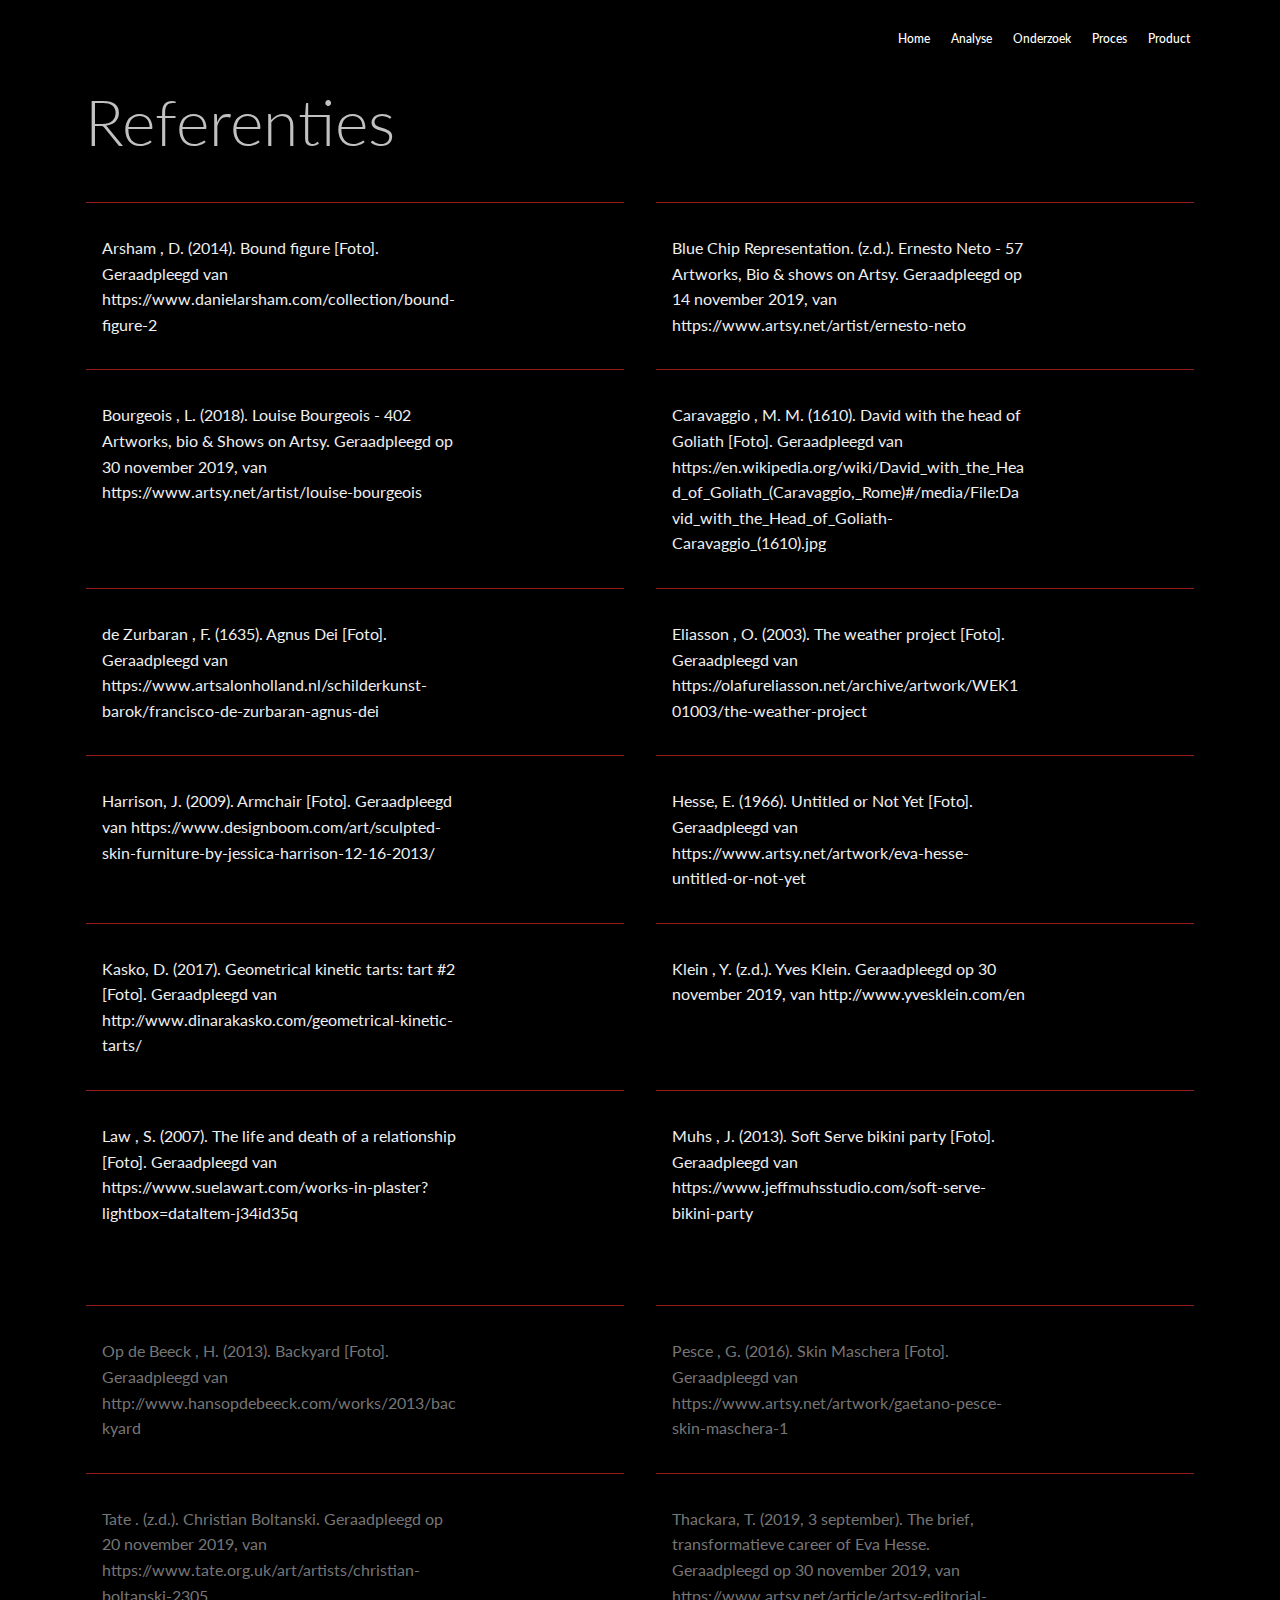
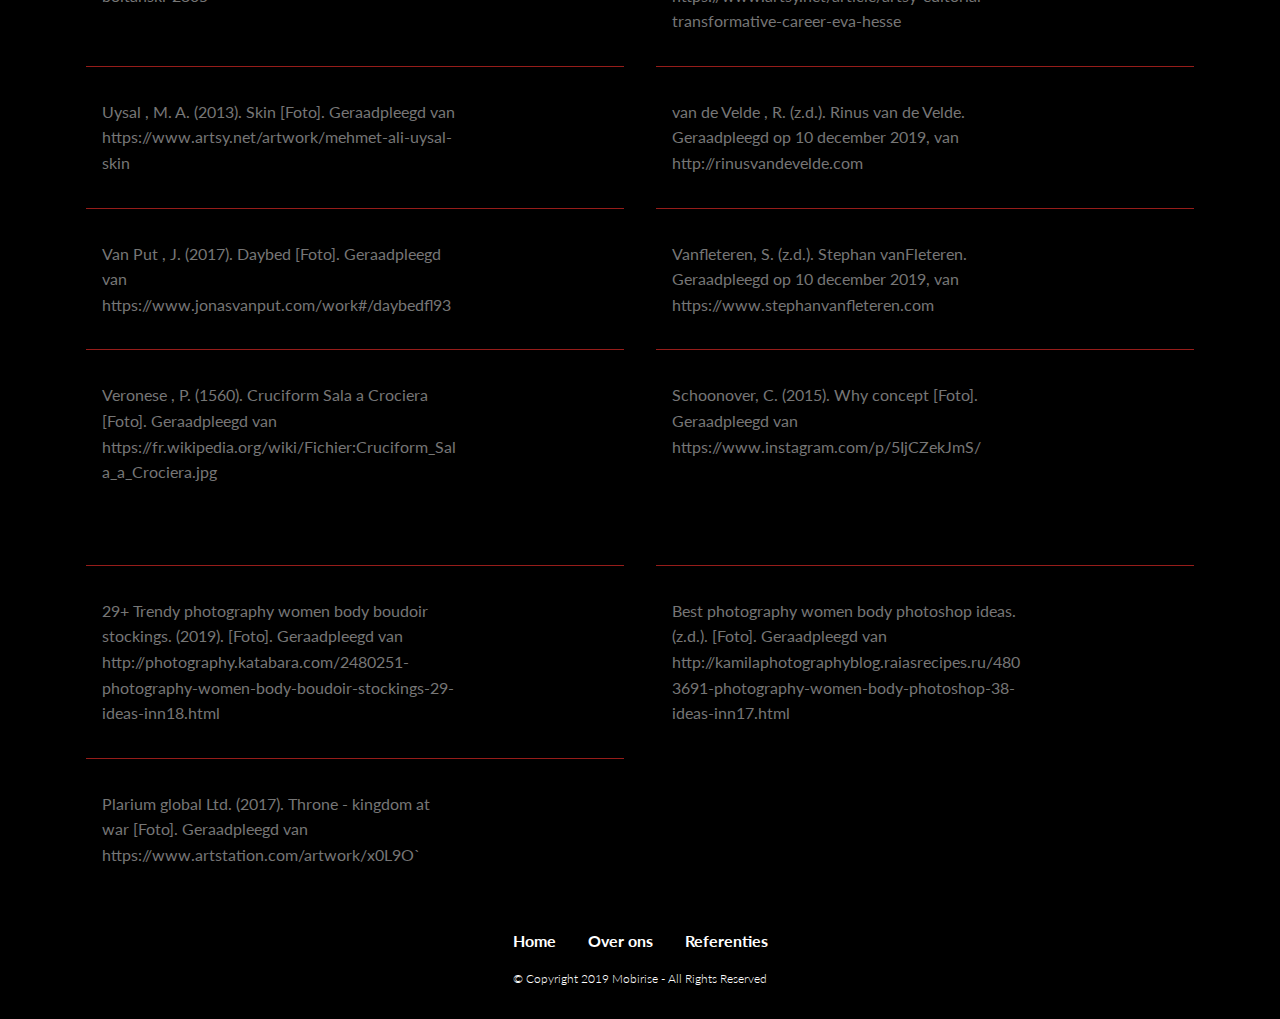
<file: page5.html>
<!DOCTYPE html>
<html  >
<head>
  <!-- Site made with Mobirise Website Builder v4.11.6, https://mobirise.com -->
  <meta charset="UTF-8">
  <meta http-equiv="X-UA-Compatible" content="IE=edge">
  <meta name="generator" content="Mobirise v4.11.6, mobirise.com">
  <meta name="viewport" content="width=device-width, initial-scale=1, minimum-scale=1">
  <link rel="shortcut icon" href="assets/images/logo2.png" type="image/x-icon">
  <meta name="description" content="Web Site Maker Description">
  
  <title>referenties</title>
  <link rel="stylesheet" href="assets/web/assets/mobirise-icons/mobirise-icons.css">
  <link rel="stylesheet" href="assets/bootstrap/css/bootstrap.min.css">
  <link rel="stylesheet" href="assets/bootstrap/css/bootstrap-grid.min.css">
  <link rel="stylesheet" href="assets/bootstrap/css/bootstrap-reboot.min.css">
  <link rel="stylesheet" href="assets/tether/tether.min.css">
  <link rel="stylesheet" href="assets/dropdown/css/style.css">
  <link rel="stylesheet" href="assets/socicon/css/styles.css">
  <link rel="stylesheet" href="assets/theme/css/style.css">
  <link rel="preload" as="style" href="assets/mobirise/css/mbr-additional.css"><link rel="stylesheet" href="assets/mobirise/css/mbr-additional.css" type="text/css">
  
  
  
</head>
<body>
  <section class="menu cid-rKOVZMtWgb" once="menu" id="menu2-2n">

    

    <nav class="navbar navbar-expand beta-menu navbar-dropdown align-items-center navbar-toggleable-sm bg-color transparent">
        <button class="navbar-toggler navbar-toggler-right" type="button" data-toggle="collapse" data-target="#navbarSupportedContent" aria-controls="navbarSupportedContent" aria-expanded="false" aria-label="Toggle navigation">
            <div class="hamburger">
                <span></span>
                <span></span>
                <span></span>
                <span></span>
            </div>
        </button>
        <div class="menu-logo">
            <div class="navbar-brand">
                
                
            </div>
        </div>
        <div class="collapse navbar-collapse" id="navbarSupportedContent">
            <ul class="navbar-nav nav-dropdown nav-right navbar-nav-top-padding" data-app-modern-menu="true"><li class="nav-item">
                    <a class="nav-link link text-white display-4" href="index.html#header9-6" aria-expanded="false">
                        Home</a>
                </li>
                <li class="nav-item">
                    <a class="nav-link link text-white display-4" href="page.html#content4-s">
                        Analyse</a>
                </li><li class="nav-item"><a class="nav-link link text-white display-4" href="page2.html#content5-z" aria-expanded="false">
                        Onderzoek</a></li><li class="nav-item"><a class="nav-link link text-white display-4" href="page3.html#header16-1j" aria-expanded="false">Proces</a></li><li class="nav-item"><a class="nav-link link text-white display-4" href="page4.html" aria-expanded="false">Product</a></li></ul>
            
        </div>
    </nav>
</section>

<section class="engine"><a href="https://mobirise.info/f">simple web maker</a></section><section class="services3 cid-rJcKKSM71s" id="services3-n">
    <!---->
    
    <!---->
    <!--Overlay-->
    
    <!--Container-->
    <div class="container">
        <div class="row">
            <!--Titles-->
            <div class="title pb-5 col-12">
                <h2 class="align-left mbr-fonts-style display-1">Referenties</h2>
                
            </div>
            <!--Card-1-->
            <div class="card px-3 col-12 col-md-6">
                <div class="card-wrapper media-container-row media-container-row">
                    <div class="card-box">
                        
                        <div class="bottom-line">
                            <p class="mbr-text mbr-fonts-style display-7">Arsham , D. (2014). Bound figure [Foto]. Geraadpleegd van https://www.danielarsham.com/collection/bound-figure-2
<br></p>
                        </div>
                    </div>
                </div>
            </div>
            <!--Card-2-->
            <div class="card px-3 col-12 col-md-6">
                <div class="card-wrapper media-container-row media-container-row">
                    <div class="card-box">
                        
                        <div class="bottom-line">
                            <p class="mbr-text mbr-fonts-style display-7">Blue Chip Representation. (z.d.). Ernesto Neto - 57 Artworks, Bio &amp; shows on Artsy. Geraadpleegd op 14 november 2019, van https://www.artsy.net/artist/ernesto-neto<br></p>
                        </div>
                    </div>
                </div>
            </div>
            <!--Card-3-->
            <div class="card px-3 col-12 col-md-6">
                <div class="card-wrapper media-container-row media-container-row">
                    <div class="card-box">
                        
                        <div class="bottom-line">
                            <p class="mbr-text mbr-fonts-style display-7">
                                Bourgeois , L. (2018). Louise Bourgeois - 402 Artworks, bio &amp; Shows on Artsy. Geraadpleegd op 30 november 2019, van https://www.artsy.net/artist/louise-bourgeois
                            </p>
                        </div>
                    </div>
                </div>
            </div>
            <!--Card-4-->
            <div class="card px-3 col-12 col-md-6">
                <div class="card-wrapper media-container-row media-container-row">
                    <div class="card-box">
                        
                        <div class="bottom-line">
                            <p class="mbr-text mbr-fonts-style display-7">Caravaggio , M. M. (1610). David with the head of Goliath [Foto]. Geraadpleegd van https://en.wikipedia.org/wiki/David_with_the_Head_of_Goliath_(Caravaggio,_Rome)#/media/File:David_with_the_Head_of_Goliath-Caravaggio_(1610).jpg
<br></p>
                        </div>
                    </div>
                </div>
            </div>
            <!--Card-5-->
            <div class="card px-3 col-12 col-md-6">
                <div class="card-wrapper media-container-row media-container-row">
                    <div class="card-box">
                        
                        <div class="bottom-line">
                            <p class="mbr-text mbr-fonts-style display-7">de Zurbaran , F. (1635). Agnus Dei [Foto]. Geraadpleegd van https://www.artsalonholland.nl/schilderkunst-barok/francisco-de-zurbaran-agnus-dei
<br></p>
                        </div>
                    </div>
                </div>
            </div>
            <!--Card-6-->
            <div class="card px-3 col-12 col-md-6">
                <div class="card-wrapper media-container-row media-container-row">
                    <div class="card-box">
                        
                        <div class="bottom-line">
                            <p class="mbr-text mbr-fonts-style display-7">
                                Eliasson , O. (2003). The weather project [Foto]. Geraadpleegd van https://olafureliasson.net/archive/artwork/WEK101003/the-weather-project
                            </p>
                        </div>
                    </div>
                </div>
            </div>
            <!--Card-7-->
            <div class="card px-3 col-12 col-md-6">
                <div class="card-wrapper media-container-row media-container-row">
                    <div class="card-box">
                        
                        <div class="bottom-line">
                            <p class="mbr-text mbr-fonts-style display-7">Harrison, J. (2009). Armchair [Foto]. Geraadpleegd van https://www.designboom.com/art/sculpted-skin-furniture-by-jessica-harrison-12-16-2013/
<br></p>
                        </div>
                    </div>
                </div>
            </div>
            <!--Card-8-->
            <div class="card px-3 col-12 col-md-6">
                <div class="card-wrapper media-container-row media-container-row">
                    <div class="card-box">
                        
                        <div class="bottom-line">
                            <p class="mbr-text mbr-fonts-style display-7">
                                Hesse, E. (1966). Untitled or Not Yet [Foto]. Geraadpleegd van https://www.artsy.net/artwork/eva-hesse-untitled-or-not-yet
                            </p>
                        </div>
                    </div>
                </div>
            </div>
            <!--Card-9-->
            <div class="card px-3 col-12 col-md-6">
                <div class="card-wrapper media-container-row media-container-row">
                    <div class="card-box">
                        
                        <div class="bottom-line">
                            <p class="mbr-text mbr-fonts-style display-7">Kasko, D. (2017). Geometrical kinetic tarts: tart #2 [Foto]. Geraadpleegd van http://www.dinarakasko.com/geometrical-kinetic-tarts/<br></p>
                        </div>
                    </div>
                </div>
            </div>
            <!--Card-10-->
            <div class="card px-3 col-12 col-md-6">
                <div class="card-wrapper media-container-row media-container-row">
                    <div class="card-box">
                        
                        <div class="bottom-line">
                            <p class="mbr-text mbr-fonts-style display-7">
                                Klein , Y. (z.d.). Yves Klein. Geraadpleegd op 30 november 2019, van http://www.yvesklein.com/en
                            </p>
                        </div>
                    </div>
                </div>
            </div>
            <!--Card-11-->
            <div class="card px-3 col-12 col-md-6">
                <div class="card-wrapper media-container-row media-container-row">
                    <div class="card-box">
                        
                        <div class="bottom-line">
                            <p class="mbr-text mbr-fonts-style display-7">
                                Law , S. (2007). The life and death of a relationship [Foto]. Geraadpleegd van https://www.suelawart.com/works-in-plaster?lightbox=dataItem-j34id35q
                            </p>
                        </div>
                    </div>
                </div>
            </div>
            <!--Card-12-->
            <div class="card px-3 col-12 col-md-6">
                <div class="card-wrapper media-container-row media-container-row">
                    <div class="card-box">
                        
                        <div class="bottom-line">
                            <p class="mbr-text mbr-fonts-style display-7">
                                Muhs , J. (2013). Soft Serve bikini party [Foto]. Geraadpleegd van https://www.jeffmuhsstudio.com/soft-serve-bikini-party<br>
                            </p>
                        </div>
                    </div>
                </div>
            </div>
        </div>
    </div>
</section>

<section class="services3 cid-rMAVAlbPd6" id="services3-55">
    <!---->
    
    <!---->
    <!--Overlay-->
    
    <!--Container-->
    <div class="container">
        <div class="row">
            <!--Titles-->
            <div class="title pb-5 col-12">
                
                
            </div>
            <!--Card-1-->
            <div class="card px-3 col-12 col-md-6">
                <div class="card-wrapper media-container-row media-container-row">
                    <div class="card-box">
                        
                        <div class="bottom-line">
                            <p class="mbr-text mbr-fonts-style display-7">
                                Op de Beeck , H. (2013). Backyard [Foto]. Geraadpleegd van http://www.hansopdebeeck.com/works/2013/backyard
                            </p>
                        </div>
                    </div>
                </div>
            </div>
            <!--Card-2-->
            <div class="card px-3 col-12 col-md-6">
                <div class="card-wrapper media-container-row media-container-row">
                    <div class="card-box">
                        
                        <div class="bottom-line">
                            <p class="mbr-text mbr-fonts-style display-7">
                                Pesce , G. (2016). Skin Maschera [Foto]. Geraadpleegd van https://www.artsy.net/artwork/gaetano-pesce-skin-maschera-1
                            </p>
                        </div>
                    </div>
                </div>
            </div>
            <!--Card-3-->
            <div class="card px-3 col-12 col-md-6">
                <div class="card-wrapper media-container-row media-container-row">
                    <div class="card-box">
                        
                        <div class="bottom-line">
                            <p class="mbr-text mbr-fonts-style display-7">
                                Tate . (z.d.). Christian Boltanski. Geraadpleegd op 20 november 2019, van https://www.tate.org.uk/art/artists/christian-boltanski-2305</p>
                        </div>
                    </div>
                </div>
            </div>
            <!--Card-4-->
            <div class="card px-3 col-12 col-md-6">
                <div class="card-wrapper media-container-row media-container-row">
                    <div class="card-box">
                        
                        <div class="bottom-line">
                            <p class="mbr-text mbr-fonts-style display-7">
                                Thackara, T. (2019, 3 september). The brief, transformatieve career of Eva Hesse. Geraadpleegd op 30 november 2019, van https://www.artsy.net/article/artsy-editorial-transformative-career-eva-hesse
                            </p>
                        </div>
                    </div>
                </div>
            </div>
            <!--Card-5-->
            <div class="card px-3 col-12 col-md-6">
                <div class="card-wrapper media-container-row media-container-row">
                    <div class="card-box">
                        
                        <div class="bottom-line">
                            <p class="mbr-text mbr-fonts-style display-7">
                                Uysal , M. A. (2013). Skin [Foto]. Geraadpleegd van https://www.artsy.net/artwork/mehmet-ali-uysal-skin
                            </p>
                        </div>
                    </div>
                </div>
            </div>
            <!--Card-6-->
            <div class="card px-3 col-12 col-md-6">
                <div class="card-wrapper media-container-row media-container-row">
                    <div class="card-box">
                        
                        <div class="bottom-line">
                            <p class="mbr-text mbr-fonts-style display-7">
                                van de Velde , R. (z.d.). Rinus van de Velde. Geraadpleegd op 10 december 2019, van http://rinusvandevelde.com
                            </p>
                        </div>
                    </div>
                </div>
            </div>
            <!--Card-7-->
            <div class="card px-3 col-12 col-md-6">
                <div class="card-wrapper media-container-row media-container-row">
                    <div class="card-box">
                        
                        <div class="bottom-line">
                            <p class="mbr-text mbr-fonts-style display-7">Van Put , J. (2017). Daybed [Foto]. Geraadpleegd van https://www.jonasvanput.com/work#/daybedfl93&nbsp;<br></p>
                        </div>
                    </div>
                </div>
            </div>
            <!--Card-8-->
            <div class="card px-3 col-12 col-md-6">
                <div class="card-wrapper media-container-row media-container-row">
                    <div class="card-box">
                        
                        <div class="bottom-line">
                            <p class="mbr-text mbr-fonts-style display-7">
                                Vanfleteren, S. (z.d.). Stephan vanFleteren. Geraadpleegd op 10 december 2019, van https://www.stephanvanfleteren.com
                            </p>
                        </div>
                    </div>
                </div>
            </div>
            <!--Card-9-->
            <div class="card px-3 col-12 col-md-6">
                <div class="card-wrapper media-container-row media-container-row">
                    <div class="card-box">
                        
                        <div class="bottom-line">
                            <p class="mbr-text mbr-fonts-style display-7">
                                Veronese , P. (1560). Cruciform Sala a Crociera [Foto]. Geraadpleegd van https://fr.wikipedia.org/wiki/Fichier:Cruciform_Sala_a_Crociera.jpg
                            </p>
                        </div>
                    </div>
                </div>
            </div>
            <!--Card-10-->
            <div class="card px-3 col-12 col-md-6">
                <div class="card-wrapper media-container-row media-container-row">
                    <div class="card-box">
                        
                        <div class="bottom-line">
                            <p class="mbr-text mbr-fonts-style display-7">
                                Schoonover, C. (2015). Why concept [Foto]. Geraadpleegd van https://www.instagram.com/p/5IjCZekJmS/
                            </p>
                        </div>
                    </div>
                </div>
            </div>
            <!--Card-11-->
            
            <!--Card-12-->
            
        </div>
    </div>
</section>

<section class="services3 cid-rMAVBnWh0Y" id="services3-56">
    <!---->
    
    <!---->
    <!--Overlay-->
    
    <!--Container-->
    <div class="container">
        <div class="row">
            <!--Titles-->
            <div class="title pb-5 col-12">
                
                
            </div>
            <!--Card-1-->
            <div class="card px-3 col-12 col-md-6">
                <div class="card-wrapper media-container-row media-container-row">
                    <div class="card-box">
                        
                        <div class="bottom-line">
                            <p class="mbr-text mbr-fonts-style display-7">
                                29+ Trendy photography women body boudoir stockings. (2019). [Foto]. Geraadpleegd van http://photography.katabara.com/2480251-photography-women-body-boudoir-stockings-29-ideas-inn18.html
                            </p>
                        </div>
                    </div>
                </div>
            </div>
            <!--Card-2-->
            <div class="card px-3 col-12 col-md-6">
                <div class="card-wrapper media-container-row media-container-row">
                    <div class="card-box">
                        
                        <div class="bottom-line">
                            <p class="mbr-text mbr-fonts-style display-7">
                                Best photography women body photoshop ideas. (z.d.). [Foto]. Geraadpleegd van http://kamilaphotographyblog.raiasrecipes.ru/4803691-photography-women-body-photoshop-38-ideas-inn17.html
                            </p>
                        </div>
                    </div>
                </div>
            </div>
            <!--Card-3-->
            <div class="card px-3 col-12 col-md-6">
                <div class="card-wrapper media-container-row media-container-row">
                    <div class="card-box">
                        
                        <div class="bottom-line">
                            <p class="mbr-text mbr-fonts-style display-7">
                                Plarium global Ltd. (2017). Throne - kingdom at war [Foto]. Geraadpleegd van https://www.artstation.com/artwork/x0L9O`
                            </p>
                        </div>
                    </div>
                </div>
            </div>
            <!--Card-4-->
            
            <!--Card-5-->
            
            <!--Card-6-->
            
            <!--Card-7-->
            
            <!--Card-8-->
            
            <!--Card-9-->
            
            <!--Card-10-->
            
            <!--Card-11-->
            
            <!--Card-12-->
            
        </div>
    </div>
</section>

<section once="footers" class="cid-rKUig1oEIN" id="footer7-34">

    

    

    <div class="container">
        <div class="media-container-row align-center mbr-white">
            <div class="row row-links">
                <ul class="foot-menu">
                    
                    
                    
                    
                    
                <li class="foot-menu-item mbr-fonts-style display-7"><a class="text-white mbr-bold" href="index.html">Home</a></li><li class="foot-menu-item mbr-fonts-style display-7"><a class="text-white mbr-bold" href="index.html#content4-d">Over ons</a></li><li class="foot-menu-item mbr-fonts-style display-7"><a class="text-white mbr-bold" href="page5.html">Referenties</a></li></ul>
            </div>
            
            <div class="row row-copirayt">
                <p class="mbr-text mb-0 mbr-fonts-style mbr-white align-center display-4">
                    © Copyright 2019 Mobirise - All Rights Reserved
                </p>
            </div>
        </div>
    </div>
</section>


  <script src="assets/web/assets/jquery/jquery.min.js"></script>
  <script src="assets/popper/popper.min.js"></script>
  <script src="assets/bootstrap/js/bootstrap.min.js"></script>
  <script src="assets/tether/tether.min.js"></script>
  <script src="assets/smoothscroll/smooth-scroll.js"></script>
  <script src="assets/dropdown/js/nav-dropdown.js"></script>
  <script src="assets/dropdown/js/navbar-dropdown.js"></script>
  <script src="assets/touchswipe/jquery.touch-swipe.min.js"></script>
  <script src="assets/theme/js/script.js"></script>
  
  
 <div id="scrollToTop" class="scrollToTop mbr-arrow-up"><a style="text-align: center;"><i class="mbr-arrow-up-icon mbr-arrow-up-icon-cm cm-icon cm-icon-smallarrow-up"></i></a></div>
  </body>
</html>
</file>
<file: assets/web/assets/mobirise-icons/mobirise-icons.css>
@font-face {
  font-family: 'MobiriseIcons';
  src:  url('mobirise-icons.eot?spat4u');
  src:  url('mobirise-icons.eot?spat4u#iefix') format('embedded-opentype'),
    url('mobirise-icons.ttf?spat4u') format('truetype'),
    url('mobirise-icons.woff?spat4u') format('woff'),
    url('mobirise-icons.svg?spat4u#MobiriseIcons') format('svg');
  font-weight: normal;
  font-style: normal;
  font-display: swap;
}

[class^="mbri-"], [class*=" mbri-"] {
  /* use !important to prevent issues with browser extensions that change fonts */
  font-family: MobiriseIcons !important;
  speak: none;
  font-style: normal;
  font-weight: normal;
  font-variant: normal;
  text-transform: none;
  line-height: 1;

  /* Better Font Rendering =========== */
  -webkit-font-smoothing: antialiased;
  -moz-osx-font-smoothing: grayscale;
}

.mbri-add-submenu:before {
  content: "\e900";
}
.mbri-alert:before {
  content: "\e901";
}
.mbri-align-center:before {
  content: "\e902";
}
.mbri-align-justify:before {
  content: "\e903";
}
.mbri-align-left:before {
  content: "\e904";
}
.mbri-align-right:before {
  content: "\e905";
}
.mbri-android:before {
  content: "\e906";
}
.mbri-apple:before {
  content: "\e907";
}
.mbri-arrow-down:before {
  content: "\e908";
}
.mbri-arrow-next:before {
  content: "\e909";
}
.mbri-arrow-prev:before {
  content: "\e90a";
}
.mbri-arrow-up:before {
  content: "\e90b";
}
.mbri-bold:before {
  content: "\e90c";
}
.mbri-bookmark:before {
  content: "\e90d";
}
.mbri-bootstrap:before {
  content: "\e90e";
}
.mbri-briefcase:before {
  content: "\e90f";
}
.mbri-browse:before {
  content: "\e910";
}
.mbri-bulleted-list:before {
  content: "\e911";
}
.mbri-calendar:before {
  content: "\e912";
}
.mbri-camera:before {
  content: "\e913";
}
.mbri-cart-add:before {
  content: "\e914";
}
.mbri-cart-full:before {
  content: "\e915";
}
.mbri-cash:before {
  content: "\e916";
}
.mbri-change-style:before {
  content: "\e917";
}
.mbri-chat:before {
  content: "\e918";
}
.mbri-clock:before {
  content: "\e919";
}
.mbri-close:before {
  content: "\e91a";
}
.mbri-cloud:before {
  content: "\e91b";
}
.mbri-code:before {
  content: "\e91c";
}
.mbri-contact-form:before {
  content: "\e91d";
}
.mbri-credit-card:before {
  content: "\e91e";
}
.mbri-cursor-click:before {
  content: "\e91f";
}
.mbri-cust-feedback:before {
  content: "\e920";
}
.mbri-database:before {
  content: "\e921";
}
.mbri-delivery:before {
  content: "\e922";
}
.mbri-desktop:before {
  content: "\e923";
}
.mbri-devices:before {
  content: "\e924";
}
.mbri-down:before {
  content: "\e925";
}
.mbri-download:before {
  content: "\e989";
}
.mbri-drag-n-drop:before {
  content: "\e927";
}
.mbri-drag-n-drop2:before {
  content: "\e928";
}
.mbri-edit:before {
  content: "\e929";
}
.mbri-edit2:before {
  content: "\e92a";
}
.mbri-error:before {
  content: "\e92b";
}
.mbri-extension:before {
  content: "\e92c";
}
.mbri-features:before {
  content: "\e92d";
}
.mbri-file:before {
  content: "\e92e";
}
.mbri-flag:before {
  content: "\e92f";
}
.mbri-folder:before {
  content: "\e930";
}
.mbri-gift:before {
  content: "\e931";
}
.mbri-github:before {
  content: "\e932";
}
.mbri-globe:before {
  content: "\e933";
}
.mbri-globe-2:before {
  content: "\e934";
}
.mbri-growing-chart:before {
  content: "\e935";
}
.mbri-hearth:before {
  content: "\e936";
}
.mbri-help:before {
  content: "\e937";
}
.mbri-home:before {
  content: "\e938";
}
.mbri-hot-cup:before {
  content: "\e939";
}
.mbri-idea:before {
  content: "\e93a";
}
.mbri-image-gallery:before {
  content: "\e93b";
}
.mbri-image-slider:before {
  content: "\e93c";
}
.mbri-info:before {
  content: "\e93d";
}
.mbri-italic:before {
  content: "\e93e";
}
.mbri-key:before {
  content: "\e93f";
}
.mbri-laptop:before {
  content: "\e940";
}
.mbri-layers:before {
  content: "\e941";
}
.mbri-left-right:before {
  content: "\e942";
}
.mbri-left:before {
  content: "\e943";
}
.mbri-letter:before {
  content: "\e944";
}
.mbri-like:before {
  content: "\e945";
}
.mbri-link:before {
  content: "\e946";
}
.mbri-lock:before {
  content: "\e947";
}
.mbri-login:before {
  content: "\e948";
}
.mbri-logout:before {
  content: "\e949";
}
.mbri-magic-stick:before {
  content: "\e94a";
}
.mbri-map-pin:before {
  content: "\e94b";
}
.mbri-menu:before {
  content: "\e94c";
}
.mbri-mobile:before {
  content: "\e94d";
}
.mbri-mobile2:before {
  content: "\e94e";
}
.mbri-mobirise:before {
  content: "\e94f";
}
.mbri-more-horizontal:before {
  content: "\e950";
}
.mbri-more-vertical:before {
  content: "\e951";
}
.mbri-music:before {
  content: "\e952";
}
.mbri-new-file:before {
  content: "\e953";
}
.mbri-numbered-list:before {
  content: "\e954";
}
.mbri-opened-folder:before {
  content: "\e955";
}
.mbri-pages:before {
  content: "\e956";
}
.mbri-paper-plane:before {
  content: "\e957";
}
.mbri-paperclip:before {
  content: "\e958";
}
.mbri-photo:before {
  content: "\e959";
}
.mbri-photos:before {
  content: "\e95a";
}
.mbri-pin:before {
  content: "\e95b";
}
.mbri-play:before {
  content: "\e95c";
}
.mbri-plus:before {
  content: "\e95d";
}
.mbri-preview:before {
  content: "\e95e";
}
.mbri-print:before {
  content: "\e95f";
}
.mbri-protect:before {
  content: "\e960";
}
.mbri-question:before {
  content: "\e961";
}
.mbri-quote-left:before {
  content: "\e962";
}
.mbri-quote-right:before {
  content: "\e963";
}
.mbri-refresh:before {
  content: "\e964";
}
.mbri-responsive:before {
  content: "\e965";
}
.mbri-right:before {
  content: "\e966";
}
.mbri-rocket:before {
  content: "\e967";
}
.mbri-sad-face:before {
  content: "\e968";
}
.mbri-sale:before {
  content: "\e969";
}
.mbri-save:before {
  content: "\e96a";
}
.mbri-search:before {
  content: "\e96b";
}
.mbri-setting:before {
  content: "\e96c";
}
.mbri-setting2:before {
  content: "\e96d";
}
.mbri-setting3:before {
  content: "\e96e";
}
.mbri-share:before {
  content: "\e96f";
}
.mbri-shopping-bag:before {
  content: "\e970";
}
.mbri-shopping-basket:before {
  content: "\e971";
}
.mbri-shopping-cart:before {
  content: "\e972";
}
.mbri-sites:before {
  content: "\e973";
}
.mbri-smile-face:before {
  content: "\e974";
}
.mbri-speed:before {
  content: "\e975";
}
.mbri-star:before {
  content: "\e976";
}
.mbri-success:before {
  content: "\e977";
}
.mbri-sun:before {
  content: "\e978";
}
.mbri-sun2:before {
  content: "\e979";
}
.mbri-tablet:before {
  content: "\e97a";
}
.mbri-tablet-vertical:before {
  content: "\e97b";
}
.mbri-target:before {
  content: "\e97c";
}
.mbri-timer:before {
  content: "\e97d";
}
.mbri-to-ftp:before {
  content: "\e97e";
}
.mbri-to-local-drive:before {
  content: "\e97f";
}
.mbri-touch-swipe:before {
  content: "\e980";
}
.mbri-touch:before {
  content: "\e981";
}
.mbri-trash:before {
  content: "\e982";
}
.mbri-underline:before {
  content: "\e983";
}
.mbri-unlink:before {
  content: "\e984";
}
.mbri-unlock:before {
  content: "\e985";
}
.mbri-up-down:before {
  content: "\e986";
}
.mbri-up:before {
  content: "\e987";
}
.mbri-update:before {
  content: "\e988";
}
.mbri-upload:before {
 content: "\e926"; 
}
.mbri-user:before {
  content: "\e98a";
}
.mbri-user2:before {
  content: "\e98b";
}
.mbri-users:before {
  content: "\e98c";
}
.mbri-video:before {
  content: "\e98d";
}
.mbri-video-play:before {
  content: "\e98e";
}
.mbri-watch:before {
  content: "\e98f";
}
.mbri-website-theme:before {
  content: "\e990";
}
.mbri-wifi:before {
  content: "\e991";
}
.mbri-windows:before {
  content: "\e992";
}
.mbri-zoom-out:before {
  content: "\e993";
}
.mbri-redo:before {
  content: "\e994";
}
.mbri-undo:before {
  content: "\e995";
}
</file>
<file: assets/socicon/css/styles.css>
@charset "UTF-8";

@font-face {
  font-family: "socicon";
  src:url("../fonts/socicon.eot");
  src:url("../fonts/socicon.eot?#iefix") format("embedded-opentype"),
    url("../fonts/socicon.woff") format("woff"),
    url("../fonts/socicon.ttf") format("truetype"),
    url("../fonts/socicon.svg#socicon") format("svg");
  font-weight: normal;
  font-style: normal;
  font-display:swap;
}

[data-icon]:before {
  font-family: "socicon" !important;
  content: attr(data-icon);
  font-style: normal !important;
  font-weight: normal !important;
  font-variant: normal !important;
  text-transform: none !important;
  speak: none;
  line-height: 1;
  -webkit-font-smoothing: antialiased;
  -moz-osx-font-smoothing: grayscale;
}

[class^="socicon-"]:before,
[class*=" socicon-"]:before {
  font-family: "socicon" !important;
  font-style: normal !important;
  font-weight: normal !important;
  font-variant: normal !important;
  text-transform: none !important;
  speak: none;
  line-height: 1;
  -webkit-font-smoothing: antialiased;
  -moz-osx-font-smoothing: grayscale;
}

.socicon-modelmayhem:before {
  content: "\e000";
}
.socicon-mixcloud:before {
  content: "\e001";
}
.socicon-drupal:before {
  content: "\e002";
}
.socicon-swarm:before {
  content: "\e003";
}
.socicon-istock:before {
  content: "\e004";
}
.socicon-yammer:before {
  content: "\e005";
}
.socicon-ello:before {
  content: "\e006";
}
.socicon-stackoverflow:before {
  content: "\e007";
}
.socicon-persona:before {
  content: "\e008";
}
.socicon-triplej:before {
  content: "\e009";
}
.socicon-houzz:before {
  content: "\e00a";
}
.socicon-rss:before {
  content: "\e00b";
}
.socicon-paypal:before {
  content: "\e00c";
}
.socicon-odnoklassniki:before {
  content: "\e00d";
}
.socicon-airbnb:before {
  content: "\e00e";
}
.socicon-periscope:before {
  content: "\e00f";
}
.socicon-outlook:before {
  content: "\e010";
}
.socicon-coderwall:before {
  content: "\e011";
}
.socicon-tripadvisor:before {
  content: "\e012";
}
.socicon-appnet:before {
  content: "\e013";
}
.socicon-goodreads:before {
  content: "\e014";
}
.socicon-tripit:before {
  content: "\e015";
}
.socicon-lanyrd:before {
  content: "\e016";
}
.socicon-slideshare:before {
  content: "\e017";
}
.socicon-buffer:before {
  content: "\e018";
}
.socicon-disqus:before {
  content: "\e019";
}
.socicon-vkontakte:before {
  content: "\e01a";
}
.socicon-whatsapp:before {
  content: "\e01b";
}
.socicon-patreon:before {
  content: "\e01c";
}
.socicon-storehouse:before {
  content: "\e01d";
}
.socicon-pocket:before {
  content: "\e01e";
}
.socicon-mail:before {
  content: "\e01f";
}
.socicon-blogger:before {
  content: "\e020";
}
.socicon-technorati:before {
  content: "\e021";
}
.socicon-reddit:before {
  content: "\e022";
}
.socicon-dribbble:before {
  content: "\e023";
}
.socicon-stumbleupon:before {
  content: "\e024";
}
.socicon-digg:before {
  content: "\e025";
}
.socicon-envato:before {
  content: "\e026";
}
.socicon-behance:before {
  content: "\e027";
}
.socicon-delicious:before {
  content: "\e028";
}
.socicon-deviantart:before {
  content: "\e029";
}
.socicon-forrst:before {
  content: "\e02a";
}
.socicon-play:before {
  content: "\e02b";
}
.socicon-zerply:before {
  content: "\e02c";
}
.socicon-wikipedia:before {
  content: "\e02d";
}
.socicon-apple:before {
  content: "\e02e";
}
.socicon-flattr:before {
  content: "\e02f";
}
.socicon-github:before {
  content: "\e030";
}
.socicon-renren:before {
  content: "\e031";
}
.socicon-friendfeed:before {
  content: "\e032";
}
.socicon-newsvine:before {
  content: "\e033";
}
.socicon-identica:before {
  content: "\e034";
}
.socicon-bebo:before {
  content: "\e035";
}
.socicon-zynga:before {
  content: "\e036";
}
.socicon-steam:before {
  content: "\e037";
}
.socicon-xbox:before {
  content: "\e038";
}
.socicon-windows:before {
  content: "\e039";
}
.socicon-qq:before {
  content: "\e03a";
}
.socicon-douban:before {
  content: "\e03b";
}
.socicon-meetup:before {
  content: "\e03c";
}
.socicon-playstation:before {
  content: "\e03d";
}
.socicon-android:before {
  content: "\e03e";
}
.socicon-snapchat:before {
  content: "\e03f";
}
.socicon-twitter:before {
  content: "\e040";
}
.socicon-facebook:before {
  content: "\e041";
}
.socicon-googleplus:before {
  content: "\e042";
}
.socicon-pinterest:before {
  content: "\e043";
}
.socicon-foursquare:before {
  content: "\e044";
}
.socicon-yahoo:before {
  content: "\e045";
}
.socicon-skype:before {
  content: "\e046";
}
.socicon-yelp:before {
  content: "\e047";
}
.socicon-feedburner:before {
  content: "\e048";
}
.socicon-linkedin:before {
  content: "\e049";
}
.socicon-viadeo:before {
  content: "\e04a";
}
.socicon-xing:before {
  content: "\e04b";
}
.socicon-myspace:before {
  content: "\e04c";
}
.socicon-soundcloud:before {
  content: "\e04d";
}
.socicon-spotify:before {
  content: "\e04e";
}
.socicon-grooveshark:before {
  content: "\e04f";
}
.socicon-lastfm:before {
  content: "\e050";
}
.socicon-youtube:before {
  content: "\e051";
}
.socicon-vimeo:before {
  content: "\e052";
}
.socicon-dailymotion:before {
  content: "\e053";
}
.socicon-vine:before {
  content: "\e054";
}
.socicon-flickr:before {
  content: "\e055";
}
.socicon-500px:before {
  content: "\e056";
}
.socicon-wordpress:before {
  content: "\e058";
}
.socicon-tumblr:before {
  content: "\e059";
}
.socicon-twitch:before {
  content: "\e05a";
}
.socicon-8tracks:before {
  content: "\e05b";
}
.socicon-amazon:before {
  content: "\e05c";
}
.socicon-icq:before {
  content: "\e05d";
}
.socicon-smugmug:before {
  content: "\e05e";
}
.socicon-ravelry:before {
  content: "\e05f";
}
.socicon-weibo:before {
  content: "\e060";
}
.socicon-baidu:before {
  content: "\e061";
}
.socicon-angellist:before {
  content: "\e062";
}
.socicon-ebay:before {
  content: "\e063";
}
.socicon-imdb:before {
  content: "\e064";
}
.socicon-stayfriends:before {
  content: "\e065";
}
.socicon-residentadvisor:before {
  content: "\e066";
}
.socicon-google:before {
  content: "\e067";
}
.socicon-yandex:before {
  content: "\e068";
}
.socicon-sharethis:before {
  content: "\e069";
}
.socicon-bandcamp:before {
  content: "\e06a";
}
.socicon-itunes:before {
  content: "\e06b";
}
.socicon-deezer:before {
  content: "\e06c";
}
.socicon-telegram:before {
  content: "\e06e";
}
.socicon-openid:before {
  content: "\e06f";
}
.socicon-amplement:before {
  content: "\e070";
}
.socicon-viber:before {
  content: "\e071";
}
.socicon-zomato:before {
  content: "\e072";
}
.socicon-draugiem:before {
  content: "\e074";
}
.socicon-endomodo:before {
  content: "\e075";
}
.socicon-filmweb:before {
  content: "\e076";
}
.socicon-stackexchange:before {
  content: "\e077";
}
.socicon-wykop:before {
  content: "\e078";
}
.socicon-teamspeak:before {
  content: "\e079";
}
.socicon-teamviewer:before {
  content: "\e07a";
}
.socicon-ventrilo:before {
  content: "\e07b";
}
.socicon-younow:before {
  content: "\e07c";
}
.socicon-raidcall:before {
  content: "\e07d";
}
.socicon-mumble:before {
  content: "\e07e";
}
.socicon-medium:before {
  content: "\e06d";
}
.socicon-bebee:before {
  content: "\e07f";
}
.socicon-hitbox:before {
  content: "\e080";
}
.socicon-reverbnation:before {
  content: "\e081";
}
.socicon-formulr:before {
  content: "\e082";
}
.socicon-instagram:before {
  content: "\e057";
}
.socicon-battlenet:before {
  content: "\e083";
}
.socicon-chrome:before {
  content: "\e084";
}
.socicon-discord:before {
  content: "\e086";
}
.socicon-issuu:before {
  content: "\e087";
}
.socicon-macos:before {
  content: "\e088";
}
.socicon-firefox:before {
  content: "\e089";
}
.socicon-opera:before {
  content: "\e08d";
}
.socicon-keybase:before {
  content: "\e090";
}
.socicon-alliance:before {
  content: "\e091";
}
.socicon-livejournal:before {
  content: "\e092";
}
.socicon-googlephotos:before {
  content: "\e093";
}
.socicon-horde:before {
  content: "\e094";
}
.socicon-etsy:before {
  content: "\e095";
}
.socicon-zapier:before {
  content: "\e096";
}
.socicon-google-scholar:before {
  content: "\e097";
}
.socicon-researchgate:before {
  content: "\e098";
}
.socicon-wechat:before {
  content: "\e099";
}
.socicon-strava:before {
  content: "\e09a";
}
.socicon-line:before {
  content: "\e09b";
}
.socicon-lyft:before {
  content: "\e09c";
}
.socicon-uber:before {
  content: "\e09d";
}
.socicon-songkick:before {
  content: "\e09e";
}
.socicon-viewbug:before {
  content: "\e09f";
}
.socicon-googlegroups:before {
  content: "\e0a0";
}
.socicon-quora:before {
  content: "\e073";
}
.socicon-diablo:before {
  content: "\e085";
}
.socicon-blizzard:before {
  content: "\e0a1";
}
.socicon-hearthstone:before {
  content: "\e08b";
}
.socicon-heroes:before {
  content: "\e08a";
}
.socicon-overwatch:before {
  content: "\e08c";
}
.socicon-warcraft:before {
  content: "\e08e";
}
.socicon-starcraft:before {
  content: "\e08f";
}
.socicon-beam:before {
  content: "\e0a2";
}
.socicon-curse:before {
  content: "\e0a3";
}
.socicon-player:before {
  content: "\e0a4";
}
.socicon-streamjar:before {
  content: "\e0a5";
}
.socicon-nintendo:before {
  content: "\e0a6";
}
.socicon-hellocoton:before {
  content: "\e0a7";
}
</file>
<file: assets/dropdown/css/style.css>
.navbar-dropdown {
  left: 0;
  padding: 0;
  position: absolute;
  right: 0;
  top: 0;
  transition: all 0.45s ease;
  z-index: 1030;
  background: #282828; }
  .navbar-dropdown .navbar-logo {
    margin-right: 0.8rem;
    transition: margin 0.3s ease-in-out;
    vertical-align: middle; }
    .navbar-dropdown .navbar-logo img {
      height: 3.125rem;
      transition: all 0.3s ease-in-out; }
    .navbar-dropdown .navbar-logo.mbr-iconfont {
      font-size: 3.125rem;
      line-height: 3.125rem; }
  .navbar-dropdown .navbar-caption {
    font-weight: 700;
    white-space: normal;
    vertical-align: -4px;
    line-height: 3.125rem !important; }
    .navbar-dropdown .navbar-caption, .navbar-dropdown .navbar-caption:hover {
      color: inherit;
      text-decoration: none; }
  .navbar-dropdown .mbr-iconfont + .navbar-caption {
    vertical-align: -1px; }
  .navbar-dropdown.navbar-fixed-top {
    position: fixed; }
  .navbar-dropdown .navbar-brand span {
    vertical-align: -4px; }
  .navbar-dropdown.bg-color.transparent {
    background: none; }
  .navbar-dropdown.navbar-short .navbar-brand {
    padding: 0.625rem 0; }
    .navbar-dropdown.navbar-short .navbar-brand span {
      vertical-align: -1px; }
  .navbar-dropdown.navbar-short .navbar-caption {
    line-height: 2.375rem !important;
    vertical-align: -2px; }
  .navbar-dropdown.navbar-short .navbar-logo {
    margin-right: 0.5rem; }
    .navbar-dropdown.navbar-short .navbar-logo img {
      height: 2.375rem; }
    .navbar-dropdown.navbar-short .navbar-logo.mbr-iconfont {
      font-size: 2.375rem;
      line-height: 2.375rem; }
  .navbar-dropdown.navbar-short .mbr-table-cell {
    height: 3.625rem; }
  .navbar-dropdown .navbar-close {
    left: 0.6875rem;
    position: fixed;
    top: 0.75rem;
    z-index: 1000; }
  .navbar-dropdown .hamburger-icon {
    content: "";
    display: inline-block;
    vertical-align: middle;
    width: 16px;
    -webkit-box-shadow: 0 -6px 0 1px #282828,0 0 0 1px #282828,0 6px 0 1px #282828;
    -moz-box-shadow: 0 -6px 0 1px #282828,0 0 0 1px #282828,0 6px 0 1px #282828;
    box-shadow: 0 -6px 0 1px #282828,0 0 0 1px #282828,0 6px 0 1px #282828; }

.dropdown-menu .dropdown-toggle[data-toggle="dropdown-submenu"]::after {
  border-bottom: 0.35em solid transparent;
  border-left: 0.35em solid;
  border-right: 0;
  border-top: 0.35em solid transparent;
  margin-left: 0.3rem; }

.dropdown-menu .dropdown-item:focus {
  outline: 0; }

.nav-dropdown {
  font-size: 0.75rem;
  font-weight: 500;
  height: auto !important; }
  .nav-dropdown .nav-btn {
    padding-left: 1rem; }
  .nav-dropdown .link {
    margin: .667em 1.667em;
    font-weight: 500;
    padding: 0;
    transition: color .2s ease-in-out; }
    .nav-dropdown .link.dropdown-toggle {
      margin-right: 2.583em; }
      .nav-dropdown .link.dropdown-toggle::after {
        margin-left: .25rem;
        border-top: 0.35em solid;
        border-right: 0.35em solid transparent;
        border-left: 0.35em solid transparent;
        border-bottom: 0; }
      .nav-dropdown .link.dropdown-toggle[aria-expanded="true"] {
        margin: 0;
        padding: 0.667em 3.263em  0.667em 1.667em; }
  .nav-dropdown .link::after,
  .nav-dropdown .dropdown-item::after {
    color: inherit; }
  .nav-dropdown .btn {
    font-size: 0.75rem;
    font-weight: 700;
    letter-spacing: 0;
    margin-bottom: 0;
    padding-left: 1.25rem;
    padding-right: 1.25rem; }
  .nav-dropdown .dropdown-menu {
    border-radius: 0;
    border: 0;
    left: 0;
    margin: 0;
    padding-bottom: 1.25rem;
    padding-top: 1.25rem;
    position: relative; }
  .nav-dropdown .dropdown-submenu {
    margin-left: 0.125rem;
    top: 0; }
  .nav-dropdown .dropdown-item {
    font-weight: 500;
    line-height: 2;
    padding: 0.3846em 4.615em 0.3846em 1.5385em;
    position: relative;
    transition: color .2s ease-in-out, background-color .2s ease-in-out; }
    .nav-dropdown .dropdown-item::after {
      margin-top: -0.3077em;
      position: absolute;
      right: 1.1538em;
      top: 50%; }
    .nav-dropdown .dropdown-item:focus, .nav-dropdown .dropdown-item:hover {
      background: none; }

@media (max-width: 767px) {
  .nav-dropdown.navbar-toggleable-sm {
    bottom: 0;
    display: none;
    left: 0;
    overflow-x: hidden;
    position: fixed;
    top: 0;
    transform: translateX(-100%);
    -ms-transform: translateX(-100%);
    -webkit-transform: translateX(-100%);
    width: 18.75rem;
    z-index: 999; } }
.nav-dropdown.navbar-toggleable-xl {
  bottom: 0;
  display: none;
  left: 0;
  overflow-x: hidden;
  position: fixed;
  top: 0;
  transform: translateX(-100%);
  -ms-transform: translateX(-100%);
  -webkit-transform: translateX(-100%);
  width: 18.75rem;
  z-index: 999; }

.nav-dropdown-sm {
  display: block !important;
  overflow-x: hidden;
  overflow: auto;
  padding-top: 3.875rem; }
  .nav-dropdown-sm::after {
    content: "";
    display: block;
    height: 3rem;
    width: 100%; }
  .nav-dropdown-sm.collapse.in ~ .navbar-close {
    display: block !important; }
  .nav-dropdown-sm.collapsing, .nav-dropdown-sm.collapse.in {
    transform: translateX(0);
    -ms-transform: translateX(0);
    -webkit-transform: translateX(0);
    transition: all 0.25s ease-out;
    -webkit-transition: all 0.25s ease-out;
    background: #282828; }
  .nav-dropdown-sm.collapsing[aria-expanded="false"] {
    transform: translateX(-100%);
    -ms-transform: translateX(-100%);
    -webkit-transform: translateX(-100%); }
  .nav-dropdown-sm .nav-item {
    display: block;
    margin-left: 0 !important;
    padding-left: 0; }
  .nav-dropdown-sm .link,
  .nav-dropdown-sm .dropdown-item {
    border-top: 1px dotted rgba(255, 255, 255, 0.1);
    font-size: 0.8125rem;
    line-height: 1.6;
    margin: 0 !important;
    padding: 0.875rem 2.4rem 0.875rem 1.5625rem !important;
    position: relative;
    white-space: normal; }
    .nav-dropdown-sm .link:focus, .nav-dropdown-sm .link:hover,
    .nav-dropdown-sm .dropdown-item:focus,
    .nav-dropdown-sm .dropdown-item:hover {
      background: rgba(0, 0, 0, 0.2) !important;
      color: #c0a375; }
  .nav-dropdown-sm .nav-btn {
    position: relative;
    padding: 1.5625rem 1.5625rem 0 1.5625rem; }
    .nav-dropdown-sm .nav-btn::before {
      border-top: 1px dotted rgba(255, 255, 255, 0.1);
      content: "";
      left: 0;
      position: absolute;
      top: 0;
      width: 100%; }
    .nav-dropdown-sm .nav-btn + .nav-btn {
      padding-top: 0.625rem; }
      .nav-dropdown-sm .nav-btn + .nav-btn::before {
        display: none; }
  .nav-dropdown-sm .btn {
    padding: 0.625rem 0; }
  .nav-dropdown-sm .dropdown-toggle[data-toggle="dropdown-submenu"]::after {
    margin-left: .25rem;
    border-top: 0.35em solid;
    border-right: 0.35em solid transparent;
    border-left: 0.35em solid transparent;
    border-bottom: 0; }
  .nav-dropdown-sm .dropdown-toggle[data-toggle="dropdown-submenu"][aria-expanded="true"]::after {
    border-top: 0;
    border-right: 0.35em solid transparent;
    border-left: 0.35em solid transparent;
    border-bottom: 0.35em solid; }
  .nav-dropdown-sm .dropdown-menu {
    margin: 0;
    padding: 0;
    position: relative;
    top: 0;
    left: 0;
    width: 100%;
    border: 0;
    float: none;
    border-radius: 0;
    background: none; }
  .nav-dropdown-sm .dropdown-submenu {
    left: 100%;
    margin-left: 0.125rem;
    margin-top: -1.25rem;
    top: 0; }

.navbar-toggleable-sm .nav-dropdown .dropdown-menu {
  position: absolute; }

.navbar-toggleable-sm .nav-dropdown .dropdown-submenu {
  left: 100%;
  margin-left: 0.125rem;
  margin-top: -1.25rem;
  top: 0; }

.navbar-toggleable-sm.opened .nav-dropdown .dropdown-menu {
  position: relative; }

.navbar-toggleable-sm.opened .nav-dropdown .dropdown-submenu {
  left: 0;
  margin-left: 00rem;
  margin-top: 0rem;
  top: 0; }

.is-builder .nav-dropdown.collapsing {
  transition: none !important; }

/*# sourceMappingURL=style.css.map */
</file>
<file: assets/theme/css/style.css>
/*!
 * Mobirise v4 theme (https://mobirise.com/)
 * Copyright 2017 Mobirise
 */
section {
  background-color: #eeeeee; }

body {
  font-style: normal;
  line-height: 1.5; }

section,
.container,
.container-fluid {
  position: relative;
  word-wrap: break-word; }

a.mbr-iconfont:hover {
  text-decoration: none; }

.article .lead p,
.article .lead ul,
.article .lead ol,
.article .lead pre,
.article .lead blockquote {
  margin-bottom: 0; }

ul,
ol,
pre,
blockquote {
  margin-bottom: 2.3125rem; }

pre {
  background: #f4f4f4;
  padding: 10px 24px;
  white-space: pre-wrap; }

.inactive {
  -webkit-user-select: none;
  -moz-user-select: none;
  -ms-user-select: none;
  user-select: none;
  pointer-events: none;
  -webkit-user-drag: none;
  user-drag: none; }

.mbr-section__comments .row {
  justify-content: center;
  -webkit-justify-content: center; }

a {
  font-style: normal;
  font-weight: 400;
  cursor: pointer; }
  a, a:hover {
    text-decoration: none; }

figure {
  margin-bottom: 0; }

body {
  color: #232323; }

h1,
h2,
h3,
h4,
h5,
h6,
.h1,
.h2,
.h3,
.h4,
.h5,
.h6,
.display-1,
.display-2,
.display-3,
.display-4 {
  line-height: 1;
  word-break: break-word;
  word-wrap: break-word; }

.mbr-section-title {
  font-style: normal;
  line-height: 1.2; }

.mbr-section-subtitle {
  line-height: 1.3; }

.mbr-text {
  font-style: normal;
  line-height: 1.6; }

b,
strong {
  font-weight: bold; }

blockquote {
  padding: 10px 0 10px 20px;
  position: relative;
  border-left: 2px solid;
  border-color: #ff3366; }

input:-webkit-autofill, input:-webkit-autofill:hover, input:-webkit-autofill:focus, input:-webkit-autofill:active {
  transition-delay: 9999s;
  transition-property: background-color, color; }

textarea[type='hidden'] {
  display: none; }

body {
  position: relative; }

section {
  background-position: 50% 50%;
  background-repeat: no-repeat;
  background-size: cover; }
  section .mbr-background-video,
  section .mbr-background-video-preview {
    position: absolute;
    bottom: 0;
    left: 0;
    right: 0;
    top: 0; }

.hidden {
  visibility: hidden; }

.mbr-z-index20 {
  z-index: 20; }

/*! Base colors */
.mbr-white {
  color: #ffffff; }

.mbr-black {
  color: #000000; }

.mbr-bg-white {
  background-color: #ffffff; }

.mbr-bg-black {
  background-color: #000000; }

/*! Text-aligns */
.align-left {
  text-align: left; }

.align-center {
  text-align: center; }

.align-right {
  text-align: right; }

@media (max-width: 767px) {
  .align-left,
  .align-center,
  .align-right,
  .mbr-section-btn,
  .mbr-section-title {
    text-align: center; } }
/*! Font-weight  */
.mbr-light {
  font-weight: 300; }

.mbr-regular {
  font-weight: 400; }

.mbr-semibold {
  font-weight: 500; }

.mbr-bold {
  font-weight: 700; }

/*! Media  */
.media-size-item {
  -webkit-flex: 1 1 auto;
  -moz-flex: 1 1 auto;
  -ms-flex: 1 1 auto;
  -o-flex: 1 1 auto;
  flex: 1 1 auto; }

.media-content {
  -webkit-flex-basis: 100%;
  flex-basis: 100%; }

.media-container-row {
  display: -ms-flexbox;
  display: -webkit-flex;
  display: flex;
  -webkit-flex-direction: row;
  -ms-flex-direction: row;
  flex-direction: row;
  -webkit-flex-wrap: wrap;
  -ms-flex-wrap: wrap;
  flex-wrap: wrap;
  -webkit-justify-content: center;
  -ms-flex-pack: center;
  justify-content: center;
  -webkit-align-content: center;
  -ms-flex-line-pack: center;
  align-content: center;
  -webkit-align-items: start;
  -ms-flex-align: start;
  align-items: start; }
  .media-container-row .media-size-item {
    width: 400px; }

.media-container-column {
  display: -ms-flexbox;
  display: -webkit-flex;
  display: flex;
  -webkit-flex-direction: column;
  -ms-flex-direction: column;
  flex-direction: column;
  -webkit-flex-wrap: wrap;
  -ms-flex-wrap: wrap;
  flex-wrap: wrap;
  -webkit-justify-content: center;
  -ms-flex-pack: center;
  justify-content: center;
  -webkit-align-content: center;
  -ms-flex-line-pack: center;
  align-content: center;
  -webkit-align-items: stretch;
  -ms-flex-align: stretch;
  align-items: stretch; }
  .media-container-column > * {
    width: 100%; }

@media (min-width: 992px) {
  .media-container-row {
    -webkit-flex-wrap: nowrap;
    -ms-flex-wrap: nowrap;
    flex-wrap: nowrap; } }
figure {
  overflow: hidden; }

figure[mbr-media-size] {
  transition: width 0.1s; }

.mbr-figure img,
.mbr-figure iframe {
  display: block;
  width: 100%; }

.card {
  background-color: transparent;
  border: none; }

.card-box {
  width: 100%; }

.card-img {
  text-align: center;
  flex-shrink: 0;
  -webkit-flex-shrink: 0; }

.media {
  max-width: 100%;
  margin: 0 auto; }

.mbr-figure {
  -ms-flex-item-align: center;
  -ms-grid-row-align: center;
  -webkit-align-self: center;
  align-self: center; }

.media-container > div {
  max-width: 100%; }

.mbr-figure img,
.card-img img {
  width: 100%; }

@media (max-width: 991px) {
  .media-size-item {
    width: auto !important; }

  .media {
    width: auto; }

  .mbr-figure {
    width: 100% !important; } }
/*! Buttons */
.btn {
  font-weight: 500;
  border-width: 2px;
  font-style: normal;
  letter-spacing: 1px;
  margin: .4rem .8rem;
  white-space: normal;
  -webkit-transition: all .3s ease-in-out;
  -moz-transition: all .3s ease-in-out;
  transition: all .3s ease-in-out;
  display: inline-flex;
  align-items: center;
  justify-content: center;
  word-break: break-word;
  -webkit-align-items: center;
  -webkit-justify-content: center;
  display: -webkit-inline-flex; }

.btn-sm {
  font-weight: 500;
  letter-spacing: 1px;
  -webkit-transition: all .3s ease-in-out;
  -moz-transition: all .3s ease-in-out;
  transition: all .3s ease-in-out; }

.btn-md {
  font-weight: 500;
  letter-spacing: 1px;
  margin: .4rem .8rem !important;
  -webkit-transition: all .3s ease-in-out;
  -moz-transition: all .3s ease-in-out;
  transition: all .3s ease-in-out; }

.btn-lg {
  font-weight: 500;
  letter-spacing: 1px;
  margin: .4rem .8rem !important;
  -webkit-transition: all .3s ease-in-out;
  -moz-transition: all .3s ease-in-out;
  transition: all .3s ease-in-out; }

.mbr-section-btn {
  margin-left: -0.25rem;
  margin-right: -0.25rem;
  font-size: 0; }

nav .mbr-section-btn {
  margin-left: 0rem;
  margin-right: 0rem; }

.btn-form {
  border-radius: 0; }
  .btn-form:hover {
    cursor: pointer; }

/*! Btn icon margin */
.btn .mbr-iconfont,
.btn.btn-sm .mbr-iconfont {
  cursor: pointer;
  margin-right: 0.5rem; }

.btn.btn-md .mbr-iconfont,
.btn.btn-md .mbr-iconfont {
  margin-right: 0.8rem; }

.mbr-regular {
  font-weight: 400; }

.mbr-semibold {
  font-weight: 500; }

.mbr-bold {
  font-weight: 700; }

[type='submit'] {
  -webkit-appearance: none; }

/*! Full-screen */
.mbr-fullscreen .mbr-overlay {
  min-height: 100vh; }

.mbr-fullscreen {
  display: flex;
  display: -webkit-flex;
  display: -moz-flex;
  display: -ms-flex;
  display: -o-flex;
  align-items: center;
  -webkit-align-items: center;
  min-height: 100vh;
  padding-top: 3rem;
  padding-bottom: 3rem; }

/*! Map */
.map {
  height: 25rem;
  position: relative; }
  .map iframe {
    width: 100%;
    height: 100%; }

.mbr-overlay {
  background-color: #000;
  bottom: 0;
  left: 0;
  opacity: .5;
  position: absolute;
  right: 0;
  top: 0;
  z-index: 0;
  pointer-events: none; }

/* Form */
blockquote {
  font-style: italic;
  padding: 10px 0 10px 20px;
  font-size: 1.09rem;
  position: relative;
  border-width: 3px; }

.form-control {
  background-color: #f5f5f5;
  box-shadow: none;
  color: #565656;
  line-height: 1.43;
  min-height: 3.5em;
  padding: 1.07em .5em; }
  .form-control, .form-control:focus {
    border: 1px solid #e8e8e8; }
  .form-active .form-control:invalid {
    border-color: red; }

.form-control-label {
  position: relative;
  cursor: pointer;
  margin-bottom: .357em;
  padding: 0; }

.alert {
  color: #ffffff;
  border-radius: 0;
  border: 0;
  font-size: .875rem;
  line-height: 1.5;
  margin-bottom: 1.875rem;
  padding: 1.25rem;
  position: relative; }
  .alert.alert-form::after {
    background-color: inherit;
    bottom: -7px;
    content: "";
    display: block;
    height: 14px;
    left: 50%;
    margin-left: -7px;
    position: absolute;
    transform: rotate(45deg);
    width: 14px;
    -webkit-transform: rotate(45deg); }

.form-asterisk {
  font-family: initial;
  position: absolute;
  top: -2px;
  font-weight: normal; }

/*! Scroll to top arrow */
#scrollToTop a i:before {
  content: '';
  position: absolute;
  height: 40%;
  top: 25%;
  background: #fff;
  width: 2px;
  left: calc(50% - 1px); }
#scrollToTop a i:after {
  content: '';
  position: absolute;
  display: block;
  border-top: 2px solid #fff;
  border-right: 2px solid #fff;
  width: 40%;
  height: 40%;
  left: 30%;
  bottom: 30%;
  transform: rotate(135deg);
  -webkit-transform: rotate(135deg); }

.mbr-arrow-up {
  bottom: 25px;
  right: 90px;
  position: fixed;
  text-align: right;
  z-index: 5000;
  color: #ffffff;
  font-size: 32px;
  transform: rotate(180deg);
  -webkit-transform: rotate(180deg); }

.mbr-arrow-up a {
  background: rgba(0, 0, 0, 0.2);
  border-radius: 3px;
  color: #fff;
  display: inline-block;
  height: 60px;
  width: 60px;
  outline-style: none !important;
  position: relative;
  text-decoration: none;
  transition: all 0.3s ease-in-out;
  cursor: pointer;
  text-align: center; }
  .mbr-arrow-up a:hover {
    background-color: rgba(0, 0, 0, 0.4); }
  .mbr-arrow-up a i {
    line-height: 60px; }

.mbr-arrow-up-icon {
  display: block;
  color: #fff; }

.mbr-arrow-up-icon::before {
  content: '\203a';
  display: inline-block;
  font-family: serif;
  font-size: 32px;
  line-height: 1;
  font-style: normal;
  position: relative;
  top: 6px;
  left: -4px;
  -webkit-transform: rotate(-90deg);
  transform: rotate(-90deg); }

/*! Arrow Down */
.mbr-arrow {
  position: absolute;
  bottom: 45px;
  left: 50%;
  width: 60px;
  height: 60px;
  cursor: pointer;
  background-color: rgba(80, 80, 80, 0.5);
  border-radius: 50%;
  -webkit-transform: translateX(-50%);
  transform: translateX(-50%); }
  .mbr-arrow > a {
    display: inline-block;
    text-decoration: none;
    outline-style: none;
    -webkit-animation: arrowdown 1.7s ease-in-out infinite;
    animation: arrowdown 1.7s ease-in-out infinite; }
    .mbr-arrow > a > i {
      position: absolute;
      top: -2px;
      left: 15px;
      font-size: 2rem; }

@keyframes arrowdown {
  0% {
    transform: translateY(0px);
    -webkit-transform: translateY(0px); }
  50% {
    transform: translateY(-5px);
    -webkit-transform: translateY(-5px); }
  100% {
    transform: translateY(0px);
    -webkit-transform: translateY(0px); } }
@-webkit-keyframes arrowdown {
  0% {
    transform: translateY(0px);
    -webkit-transform: translateY(0px); }
  50% {
    transform: translateY(-5px);
    -webkit-transform: translateY(-5px); }
  100% {
    transform: translateY(0px);
    -webkit-transform: translateY(0px); } }
@media (max-width: 500px) {
  .mbr-arrow-up {
    left: 50%;
    right: auto;
    transform: translateX(-50%) rotate(180deg);
    -webkit-transform: translateX(-50%) rotate(180deg); } }
/*Gradients animation*/
@keyframes gradient-animation {
  from {
    background-position: 0% 100%;
    animation-timing-function: ease-in-out; }
  to {
    background-position: 100% 0%;
    animation-timing-function: ease-in-out; } }
@-webkit-keyframes gradient-animation {
  from {
    background-position: 0% 100%;
    animation-timing-function: ease-in-out; }
  to {
    background-position: 100% 0%;
    animation-timing-function: ease-in-out; } }
.bg-gradient {
  background-size: 200% 200%;
  animation: gradient-animation 5s infinite alternate;
  -webkit-animation: gradient-animation 5s infinite alternate; }

.menu .navbar-brand {
  display: -webkit-flex; }
  .menu .navbar-brand span {
    display: flex;
    display: -webkit-flex; }
  .menu .navbar-brand .navbar-caption-wrap {
    display: -webkit-flex; }
  .menu .navbar-brand .navbar-logo img {
    display: -webkit-flex; }
@media (min-width: 768px) and (max-width: 1023px) {
  .menu .navbar-toggleable-sm .navbar-nav {
    display: -webkit-box;
    display: -webkit-flex;
    display: -ms-flexbox; } }
@media (max-width: 1023px) {
  .menu .navbar-collapse {
    max-height: 93.5vh; }
    .menu .navbar-collapse.show {
      overflow: auto; } }
@media (min-width: 1024px) {
  .menu .navbar-nav.nav-dropdown {
    display: -webkit-flex; }
  .menu .navbar-toggleable-sm .navbar-collapse {
    display: -webkit-flex !important; }
  .menu .collapsed .navbar-collapse {
    max-height: 93.5vh; }
    .menu .collapsed .navbar-collapse.show {
      overflow: auto; } }
@media (max-width: 767px) {
  .menu .navbar-collapse {
    max-height: 80vh; } }

/* Others*/
.note-check a[data-value=Rubik] {
  font-style: normal; }

.mbr-arrow a {
  color: #ffffff; }

@media (max-width: 767px) {
  .mbr-arrow {
    display: none; } }
.navbar {
  display: -webkit-flex;
  -webkit-flex-wrap: wrap;
  -webkit-align-items: center;
  -webkit-justify-content: space-between; }

.navbar-collapse {
  -webkit-flex-basis: 100%;
  -webkit-flex-grow: 1;
  -webkit-align-items: center; }

.nav-dropdown .link {
  padding: 0.667em 1.667em !important;
  margin: 0 !important; }

.nav {
  display: -webkit-flex;
  -webkit-flex-wrap: wrap; }

.row {
  display: -webkit-flex;
  -webkit-flex-wrap: wrap; }

.justify-content-center {
  -webkit-justify-content: center; }

.form-inline {
  display: -webkit-flex;
  -webkit-flex-flow: row wrap;
  -webkit-align-items: center; }

.card-wrapper {
  -webkit-flex: 1; }

.carousel-control {
  z-index: 10;
  display: -webkit-flex;
  -webkit-align-items: center;
  -webkit-justify-content: center; }

.carousel-controls {
  display: -webkit-flex; }

.media {
  display: -webkit-flex; }

.form-group:focus {
  outline: none; }

.jq-selectbox__select {
  padding: 1.07em 0.5em;
  position: absolute;
  top: 0;
  left: 0;
  width: 100%; }

.jq-selectbox__dropdown {
  position: absolute;
  top: 100% !important;
  left: 0 !important;
  width: 100% !important; }

.jq-selectbox__trigger-arrow {
  transform: translateY(-50%); }

.jq-selectbox li {
  padding: 1.07em 0.5em; }

input[type='range'] {
  padding-left: 0 !important;
  padding-right: 0 !important; }

.modal-dialog,
.modal-content {
  height: 100%; }

.modal-dialog .carousel-inner {
  height: calc(100vh - 1.75rem); }
  @media (max-width: 575px) {
    .modal-dialog .carousel-inner {
      height: calc(100vh - 1rem); } }

.carousel-item {
  text-align: center; }

.carousel-item img {
  margin: auto; }

.navbar-toggler {
  -webkit-align-self: flex-start;
  -ms-flex-item-align: start;
  align-self: flex-start;
  padding: 0.25rem 0.75rem;
  font-size: 1.25rem;
  line-height: 1;
  background: transparent;
  border: 1px solid transparent;
  -webkit-border-radius: 0.25rem;
  border-radius: 0.25rem; }

.navbar-toggler:focus,
.navbar-toggler:hover {
  text-decoration: none; }

.navbar-toggler-icon {
  display: inline-block;
  width: 1.5em;
  height: 1.5em;
  vertical-align: middle;
  content: '';
  background: no-repeat center center;
  -webkit-background-size: 100% 100%;
  -o-background-size: 100% 100%;
  background-size: 100% 100%; }

.navbar-toggler-left {
  position: absolute;
  left: 1rem; }

.navbar-toggler-right {
  position: absolute;
  right: 1rem; }

@media (max-width: 575px) {
  .navbar-toggleable .navbar-nav .dropdown-menu {
    position: static;
    float: none; }

  .navbar-toggleable > .container {
    padding-right: 0;
    padding-left: 0; } }
@media (min-width: 576px) {
  .navbar-toggleable {
    -webkit-box-orient: horizontal;
    -webkit-box-direction: normal;
    -webkit-flex-direction: row;
    -ms-flex-direction: row;
    flex-direction: row;
    -webkit-flex-wrap: nowrap;
    -ms-flex-wrap: nowrap;
    flex-wrap: nowrap;
    -webkit-box-align: center;
    -webkit-align-items: center;
    -ms-flex-align: center;
    align-items: center; }

  .navbar-toggleable .navbar-nav {
    -webkit-box-orient: horizontal;
    -webkit-box-direction: normal;
    -webkit-flex-direction: row;
    -ms-flex-direction: row;
    flex-direction: row; }

  .navbar-toggleable .navbar-nav .nav-link {
    padding-right: 0.5rem;
    padding-left: 0.5rem; }

  .navbar-toggleable > .container {
    display: -webkit-box;
    display: -webkit-flex;
    display: -ms-flexbox;
    display: flex;
    -webkit-flex-wrap: nowrap;
    -ms-flex-wrap: nowrap;
    flex-wrap: nowrap;
    -webkit-box-align: center;
    -webkit-align-items: center;
    -ms-flex-align: center;
    align-items: center; }

  .navbar-toggleable .navbar-collapse {
    display: -webkit-box !important;
    display: -webkit-flex !important;
    display: -ms-flexbox !important;
    display: flex !important;
    width: 100%; }

  .navbar-toggleable .navbar-toggler {
    display: none; } }
@media (max-width: 767px) {
  .navbar-toggleable-sm .navbar-nav .dropdown-menu {
    position: static;
    float: none; }

  .navbar-toggleable-sm > .container {
    padding-right: 0;
    padding-left: 0; } }
@media (min-width: 768px) {
  .navbar-toggleable-sm {
    -webkit-box-orient: horizontal;
    -webkit-box-direction: normal;
    -webkit-flex-direction: row;
    -ms-flex-direction: row;
    flex-direction: row;
    -webkit-flex-wrap: nowrap;
    -ms-flex-wrap: nowrap;
    flex-wrap: nowrap;
    -webkit-box-align: center;
    -webkit-align-items: center;
    -ms-flex-align: center;
    align-items: center; }

  .navbar-toggleable-sm .navbar-nav {
    -webkit-box-orient: horizontal;
    -webkit-box-direction: normal;
    -webkit-flex-direction: row;
    -ms-flex-direction: row;
    flex-direction: row; }

  .navbar-toggleable-sm .navbar-nav .nav-link {
    padding-right: 0.5rem;
    padding-left: 0.5rem; }

  .navbar-toggleable-sm > .container {
    display: -webkit-box;
    display: -webkit-flex;
    display: -ms-flexbox;
    display: flex;
    -webkit-flex-wrap: nowrap;
    -ms-flex-wrap: nowrap;
    flex-wrap: nowrap;
    -webkit-box-align: center;
    -webkit-align-items: center;
    -ms-flex-align: center;
    align-items: center; }

  .navbar-toggleable-sm .navbar-collapse {
    display: none;
    width: 100%; }

  .navbar-toggleable-sm .navbar-toggler {
    display: none; } }
@media (max-width: 1023px) {
  .navbar-toggleable-md .navbar-nav .dropdown-menu {
    position: static;
    float: none; }

  .navbar-toggleable-md > .container {
    padding-right: 0;
    padding-left: 0; } }
@media (min-width: 1024px) {
  .navbar-toggleable-md {
    -webkit-box-orient: horizontal;
    -webkit-box-direction: normal;
    -webkit-flex-direction: row;
    -ms-flex-direction: row;
    flex-direction: row;
    -webkit-flex-wrap: nowrap;
    -ms-flex-wrap: nowrap;
    flex-wrap: nowrap;
    -webkit-box-align: center;
    -webkit-align-items: center;
    -ms-flex-align: center;
    align-items: center; }

  .navbar-toggleable-md .navbar-nav {
    -webkit-box-orient: horizontal;
    -webkit-box-direction: normal;
    -webkit-flex-direction: row;
    -ms-flex-direction: row;
    flex-direction: row; }

  .navbar-toggleable-md .navbar-nav .nav-link {
    padding-right: 0.5rem;
    padding-left: 0.5rem; }

  .navbar-toggleable-md > .container {
    display: -webkit-box;
    display: -webkit-flex;
    display: -ms-flexbox;
    display: flex;
    -webkit-flex-wrap: nowrap;
    -ms-flex-wrap: nowrap;
    flex-wrap: nowrap;
    -webkit-box-align: center;
    -webkit-align-items: center;
    -ms-flex-align: center;
    align-items: center; }

  .navbar-toggleable-md .navbar-collapse {
    display: -webkit-box !important;
    display: -webkit-flex !important;
    display: -ms-flexbox !important;
    display: flex !important;
    width: 100%; }

  .navbar-toggleable-md .navbar-toggler {
    display: none; } }
@media (max-width: 1199px) {
  .navbar-toggleable-lg .navbar-nav .dropdown-menu {
    position: static;
    float: none; }

  .navbar-toggleable-lg > .container {
    padding-right: 0;
    padding-left: 0; } }
@media (min-width: 1200px) {
  .navbar-toggleable-lg {
    -webkit-box-orient: horizontal;
    -webkit-box-direction: normal;
    -webkit-flex-direction: row;
    -ms-flex-direction: row;
    flex-direction: row;
    -webkit-flex-wrap: nowrap;
    -ms-flex-wrap: nowrap;
    flex-wrap: nowrap;
    -webkit-box-align: center;
    -webkit-align-items: center;
    -ms-flex-align: center;
    align-items: center; }

  .navbar-toggleable-lg .navbar-nav {
    -webkit-box-orient: horizontal;
    -webkit-box-direction: normal;
    -webkit-flex-direction: row;
    -ms-flex-direction: row;
    flex-direction: row; }

  .navbar-toggleable-lg .navbar-nav .nav-link {
    padding-right: 0.5rem;
    padding-left: 0.5rem; }

  .navbar-toggleable-lg > .container {
    display: -webkit-box;
    display: -webkit-flex;
    display: -ms-flexbox;
    display: flex;
    -webkit-flex-wrap: nowrap;
    -ms-flex-wrap: nowrap;
    flex-wrap: nowrap;
    -webkit-box-align: center;
    -webkit-align-items: center;
    -ms-flex-align: center;
    align-items: center; }

  .navbar-toggleable-lg .navbar-collapse {
    display: -webkit-box !important;
    display: -webkit-flex !important;
    display: -ms-flexbox !important;
    display: flex !important;
    width: 100%; }

  .navbar-toggleable-lg .navbar-toggler {
    display: none; } }
.navbar-toggleable-xl {
  -webkit-box-orient: horizontal;
  -webkit-box-direction: normal;
  -webkit-flex-direction: row;
  -ms-flex-direction: row;
  flex-direction: row;
  -webkit-flex-wrap: nowrap;
  -ms-flex-wrap: nowrap;
  flex-wrap: nowrap;
  -webkit-box-align: center;
  -webkit-align-items: center;
  -ms-flex-align: center;
  align-items: center; }

.navbar-toggleable-xl .navbar-nav .dropdown-menu {
  position: static;
  float: none; }

.navbar-toggleable-xl > .container {
  padding-right: 0;
  padding-left: 0; }

.navbar-toggleable-xl .navbar-nav {
  -webkit-box-orient: horizontal;
  -webkit-box-direction: normal;
  -webkit-flex-direction: row;
  -ms-flex-direction: row;
  flex-direction: row; }

.navbar-toggleable-xl .navbar-nav .nav-link {
  padding-right: 0.5rem;
  padding-left: 0.5rem; }

.navbar-toggleable-xl > .container {
  display: -webkit-box;
  display: -webkit-flex;
  display: -ms-flexbox;
  display: flex;
  -webkit-flex-wrap: nowrap;
  -ms-flex-wrap: nowrap;
  flex-wrap: nowrap;
  -webkit-box-align: center;
  -webkit-align-items: center;
  -ms-flex-align: center;
  align-items: center; }

.navbar-toggleable-xl .navbar-collapse {
  display: -webkit-box !important;
  display: -webkit-flex !important;
  display: -ms-flexbox !important;
  display: flex !important;
  width: 100%; }

.navbar-toggleable-xl .navbar-toggler {
  display: none; }

.card-img {
  width: auto; }

.menu .navbar.collapsed:not(.beta-menu) {
  flex-direction: column;
  -webkit-flex-direction: column; }

.carousel-item.active,
.carousel-item-next,
.carousel-item-prev {
  display: -webkit-box;
  display: -webkit-flex;
  display: -ms-flexbox;
  display: flex; }

.note-air-layout .dropup .dropdown-menu,
.note-air-layout .navbar-fixed-bottom .dropdown .dropdown-menu {
  bottom: initial !important; }

html,
body {
  height: auto;
  min-height: 100vh; }

.dropup .dropdown-toggle::after {
  display: none; }

/*# sourceMappingURL=style.css.map */
.engine {
	position: absolute;
	text-indent: -2400px;
	text-align: center;
	padding: 0;
	top: 0;
	left: -2400px;
}
</file>
<file: assets/mobirise/css/mbr-additional.css>
@import url(https://fonts.googleapis.com/css?family=Lato:100,100i,300,300i,400,400i,700,700i,900,900i&display=swap);





body {
  font-family: Rubik;
}
.display-1 {
  font-family: 'Lato', sans-serif;
  font-size: 4rem;
  font-display: swap;
}
.display-1 > .mbr-iconfont {
  font-size: 6.4rem;
}
.display-2 {
  font-family: 'Lato', sans-serif;
  font-size: 2.75rem;
  font-display: swap;
}
.display-2 > .mbr-iconfont {
  font-size: 4.4rem;
}
.display-4 {
  font-family: 'Lato', sans-serif;
  font-size: 0.75rem;
  font-display: swap;
}
.display-4 > .mbr-iconfont {
  font-size: 1.2rem;
}
.display-5 {
  font-family: 'Lato', sans-serif;
  font-size: 1.25rem;
  font-display: swap;
}
.display-5 > .mbr-iconfont {
  font-size: 2rem;
}
.display-7 {
  font-family: 'Lato', sans-serif;
  font-size: 1rem;
  font-display: swap;
}
.display-7 > .mbr-iconfont {
  font-size: 1.6rem;
}
/* ---- Fluid typography for mobile devices ---- */
/* 1.4 - font scale ratio ( bootstrap == 1.42857 ) */
/* 100vw - current viewport width */
/* (48 - 20)  48 == 48rem == 768px, 20 == 20rem == 320px(minimal supported viewport) */
/* 0.65 - min scale variable, may vary */
@media (max-width: 768px) {
  .display-1 {
    font-size: 3.2rem;
    font-size: calc( 2.05rem + (4 - 2.05) * ((100vw - 20rem) / (48 - 20)));
    line-height: calc( 1.4 * (2.05rem + (4 - 2.05) * ((100vw - 20rem) / (48 - 20))));
  }
  .display-2 {
    font-size: 2.2rem;
    font-size: calc( 1.6125rem + (2.75 - 1.6125) * ((100vw - 20rem) / (48 - 20)));
    line-height: calc( 1.4 * (1.6125rem + (2.75 - 1.6125) * ((100vw - 20rem) / (48 - 20))));
  }
  .display-4 {
    font-size: 0.6rem;
    font-size: calc( 0.9125rem + (0.75 - 0.9125) * ((100vw - 20rem) / (48 - 20)));
    line-height: calc( 1.4 * (0.9125rem + (0.75 - 0.9125) * ((100vw - 20rem) / (48 - 20))));
  }
  .display-5 {
    font-size: 1rem;
    font-size: calc( 1.0875rem + (1.25 - 1.0875) * ((100vw - 20rem) / (48 - 20)));
    line-height: calc( 1.4 * (1.0875rem + (1.25 - 1.0875) * ((100vw - 20rem) / (48 - 20))));
  }
}
/* Buttons */
.btn {
  padding: 1rem 3rem;
  border-radius: 3px;
}
.btn-sm {
  padding: 0.6rem 1.5rem;
  border-radius: 3px;
}
.btn-md {
  padding: 1rem 3rem;
  border-radius: 3px;
}
.btn-lg {
  padding: 1.2rem 3.2rem;
  border-radius: 3px;
}
.bg-primary {
  background-color: #000000 !important;
}
.bg-success {
  background-color: #f7ed4a !important;
}
.bg-info {
  background-color: #82786e !important;
}
.bg-warning {
  background-color: #879a9f !important;
}
.bg-danger {
  background-color: #b1a374 !important;
}
.btn-primary,
.btn-primary:active {
  background-color: #000000 !important;
  border-color: #000000 !important;
  color: #ffffff !important;
}
.btn-primary:hover,
.btn-primary:focus,
.btn-primary.focus,
.btn-primary.active {
  color: #ffffff !important;
  background-color: #000000 !important;
  border-color: #000000 !important;
}
.btn-primary.disabled,
.btn-primary:disabled {
  color: #ffffff !important;
  background-color: #000000 !important;
  border-color: #000000 !important;
}
.btn-secondary,
.btn-secondary:active {
  background-color: #ff3366 !important;
  border-color: #ff3366 !important;
  color: #ffffff !important;
}
.btn-secondary:hover,
.btn-secondary:focus,
.btn-secondary.focus,
.btn-secondary.active {
  color: #ffffff !important;
  background-color: #e50039 !important;
  border-color: #e50039 !important;
}
.btn-secondary.disabled,
.btn-secondary:disabled {
  color: #ffffff !important;
  background-color: #e50039 !important;
  border-color: #e50039 !important;
}
.btn-info,
.btn-info:active {
  background-color: #82786e !important;
  border-color: #82786e !important;
  color: #ffffff !important;
}
.btn-info:hover,
.btn-info:focus,
.btn-info.focus,
.btn-info.active {
  color: #ffffff !important;
  background-color: #59524b !important;
  border-color: #59524b !important;
}
.btn-info.disabled,
.btn-info:disabled {
  color: #ffffff !important;
  background-color: #59524b !important;
  border-color: #59524b !important;
}
.btn-success,
.btn-success:active {
  background-color: #f7ed4a !important;
  border-color: #f7ed4a !important;
  color: #3f3c03 !important;
}
.btn-success:hover,
.btn-success:focus,
.btn-success.focus,
.btn-success.active {
  color: #3f3c03 !important;
  background-color: #eadd0a !important;
  border-color: #eadd0a !important;
}
.btn-success.disabled,
.btn-success:disabled {
  color: #3f3c03 !important;
  background-color: #eadd0a !important;
  border-color: #eadd0a !important;
}
.btn-warning,
.btn-warning:active {
  background-color: #879a9f !important;
  border-color: #879a9f !important;
  color: #ffffff !important;
}
.btn-warning:hover,
.btn-warning:focus,
.btn-warning.focus,
.btn-warning.active {
  color: #ffffff !important;
  background-color: #617479 !important;
  border-color: #617479 !important;
}
.btn-warning.disabled,
.btn-warning:disabled {
  color: #ffffff !important;
  background-color: #617479 !important;
  border-color: #617479 !important;
}
.btn-danger,
.btn-danger:active {
  background-color: #b1a374 !important;
  border-color: #b1a374 !important;
  color: #ffffff !important;
}
.btn-danger:hover,
.btn-danger:focus,
.btn-danger.focus,
.btn-danger.active {
  color: #ffffff !important;
  background-color: #8b7d4e !important;
  border-color: #8b7d4e !important;
}
.btn-danger.disabled,
.btn-danger:disabled {
  color: #ffffff !important;
  background-color: #8b7d4e !important;
  border-color: #8b7d4e !important;
}
.btn-white {
  color: #333333 !important;
}
.btn-white,
.btn-white:active {
  background-color: #ffffff !important;
  border-color: #ffffff !important;
  color: #808080 !important;
}
.btn-white:hover,
.btn-white:focus,
.btn-white.focus,
.btn-white.active {
  color: #808080 !important;
  background-color: #d9d9d9 !important;
  border-color: #d9d9d9 !important;
}
.btn-white.disabled,
.btn-white:disabled {
  color: #808080 !important;
  background-color: #d9d9d9 !important;
  border-color: #d9d9d9 !important;
}
.btn-black,
.btn-black:active {
  background-color: #333333 !important;
  border-color: #333333 !important;
  color: #ffffff !important;
}
.btn-black:hover,
.btn-black:focus,
.btn-black.focus,
.btn-black.active {
  color: #ffffff !important;
  background-color: #0d0d0d !important;
  border-color: #0d0d0d !important;
}
.btn-black.disabled,
.btn-black:disabled {
  color: #ffffff !important;
  background-color: #0d0d0d !important;
  border-color: #0d0d0d !important;
}
.btn-primary-outline,
.btn-primary-outline:active {
  background: none;
  border-color: #000000;
  color: #000000;
}
.btn-primary-outline:hover,
.btn-primary-outline:focus,
.btn-primary-outline.focus,
.btn-primary-outline.active {
  color: #ffffff;
  background-color: #000000;
  border-color: #000000;
}
.btn-primary-outline.disabled,
.btn-primary-outline:disabled {
  color: #ffffff !important;
  background-color: #000000 !important;
  border-color: #000000 !important;
}
.btn-secondary-outline,
.btn-secondary-outline:active {
  background: none;
  border-color: #cc0033;
  color: #cc0033;
}
.btn-secondary-outline:hover,
.btn-secondary-outline:focus,
.btn-secondary-outline.focus,
.btn-secondary-outline.active {
  color: #ffffff;
  background-color: #ff3366;
  border-color: #ff3366;
}
.btn-secondary-outline.disabled,
.btn-secondary-outline:disabled {
  color: #ffffff !important;
  background-color: #ff3366 !important;
  border-color: #ff3366 !important;
}
.btn-info-outline,
.btn-info-outline:active {
  background: none;
  border-color: #4b453f;
  color: #4b453f;
}
.btn-info-outline:hover,
.btn-info-outline:focus,
.btn-info-outline.focus,
.btn-info-outline.active {
  color: #ffffff;
  background-color: #82786e;
  border-color: #82786e;
}
.btn-info-outline.disabled,
.btn-info-outline:disabled {
  color: #ffffff !important;
  background-color: #82786e !important;
  border-color: #82786e !important;
}
.btn-success-outline,
.btn-success-outline:active {
  background: none;
  border-color: #d2c609;
  color: #d2c609;
}
.btn-success-outline:hover,
.btn-success-outline:focus,
.btn-success-outline.focus,
.btn-success-outline.active {
  color: #3f3c03;
  background-color: #f7ed4a;
  border-color: #f7ed4a;
}
.btn-success-outline.disabled,
.btn-success-outline:disabled {
  color: #3f3c03 !important;
  background-color: #f7ed4a !important;
  border-color: #f7ed4a !important;
}
.btn-warning-outline,
.btn-warning-outline:active {
  background: none;
  border-color: #55666b;
  color: #55666b;
}
.btn-warning-outline:hover,
.btn-warning-outline:focus,
.btn-warning-outline.focus,
.btn-warning-outline.active {
  color: #ffffff;
  background-color: #879a9f;
  border-color: #879a9f;
}
.btn-warning-outline.disabled,
.btn-warning-outline:disabled {
  color: #ffffff !important;
  background-color: #879a9f !important;
  border-color: #879a9f !important;
}
.btn-danger-outline,
.btn-danger-outline:active {
  background: none;
  border-color: #7a6e45;
  color: #7a6e45;
}
.btn-danger-outline:hover,
.btn-danger-outline:focus,
.btn-danger-outline.focus,
.btn-danger-outline.active {
  color: #ffffff;
  background-color: #b1a374;
  border-color: #b1a374;
}
.btn-danger-outline.disabled,
.btn-danger-outline:disabled {
  color: #ffffff !important;
  background-color: #b1a374 !important;
  border-color: #b1a374 !important;
}
.btn-black-outline,
.btn-black-outline:active {
  background: none;
  border-color: #000000;
  color: #000000;
}
.btn-black-outline:hover,
.btn-black-outline:focus,
.btn-black-outline.focus,
.btn-black-outline.active {
  color: #ffffff;
  background-color: #333333;
  border-color: #333333;
}
.btn-black-outline.disabled,
.btn-black-outline:disabled {
  color: #ffffff !important;
  background-color: #333333 !important;
  border-color: #333333 !important;
}
.btn-white-outline,
.btn-white-outline:active,
.btn-white-outline.active {
  background: none;
  border-color: #ffffff;
  color: #ffffff;
}
.btn-white-outline:hover,
.btn-white-outline:focus,
.btn-white-outline.focus {
  color: #333333;
  background-color: #ffffff;
  border-color: #ffffff;
}
.text-primary {
  color: #000000 !important;
}
.text-secondary {
  color: #ff3366 !important;
}
.text-success {
  color: #f7ed4a !important;
}
.text-info {
  color: #82786e !important;
}
.text-warning {
  color: #879a9f !important;
}
.text-danger {
  color: #b1a374 !important;
}
.text-white {
  color: #ffffff !important;
}
.text-black {
  color: #000000 !important;
}
a.text-primary:hover,
a.text-primary:focus {
  color: #000000 !important;
}
a.text-secondary:hover,
a.text-secondary:focus {
  color: #cc0033 !important;
}
a.text-success:hover,
a.text-success:focus {
  color: #d2c609 !important;
}
a.text-info:hover,
a.text-info:focus {
  color: #4b453f !important;
}
a.text-warning:hover,
a.text-warning:focus {
  color: #55666b !important;
}
a.text-danger:hover,
a.text-danger:focus {
  color: #7a6e45 !important;
}
a.text-white:hover,
a.text-white:focus {
  color: #b3b3b3 !important;
}
a.text-black:hover,
a.text-black:focus {
  color: #4d4d4d !important;
}
.alert-success {
  background-color: #70c770;
}
.alert-info {
  background-color: #82786e;
}
.alert-warning {
  background-color: #879a9f;
}
.alert-danger {
  background-color: #b1a374;
}
.mbr-section-btn a.btn:not(.btn-form) {
  border-radius: 100px;
}
.mbr-section-btn a.btn:not(.btn-form):hover,
.mbr-section-btn a.btn:not(.btn-form):focus {
  box-shadow: none !important;
}
.mbr-section-btn a.btn:not(.btn-form):hover,
.mbr-section-btn a.btn:not(.btn-form):focus {
  box-shadow: 0 10px 40px 0 rgba(0, 0, 0, 0.2) !important;
  -webkit-box-shadow: 0 10px 40px 0 rgba(0, 0, 0, 0.2) !important;
}
.mbr-gallery-filter li a {
  border-radius: 100px !important;
}
.mbr-gallery-filter li.active .btn {
  background-color: #000000;
  border-color: #000000;
  color: #ffffff;
}
.mbr-gallery-filter li.active .btn:focus {
  box-shadow: none;
}
.nav-tabs .nav-link {
  border-radius: 100px !important;
}
a,
a:hover {
  color: #000000;
}
.mbr-plan-header.bg-primary .mbr-plan-subtitle,
.mbr-plan-header.bg-primary .mbr-plan-price-desc {
  color: #b3b3b3;
}
.mbr-plan-header.bg-success .mbr-plan-subtitle,
.mbr-plan-header.bg-success .mbr-plan-price-desc {
  color: #ffffff;
}
.mbr-plan-header.bg-info .mbr-plan-subtitle,
.mbr-plan-header.bg-info .mbr-plan-price-desc {
  color: #beb8b2;
}
.mbr-plan-header.bg-warning .mbr-plan-subtitle,
.mbr-plan-header.bg-warning .mbr-plan-price-desc {
  color: #ced6d8;
}
.mbr-plan-header.bg-danger .mbr-plan-subtitle,
.mbr-plan-header.bg-danger .mbr-plan-price-desc {
  color: #dfd9c6;
}
/* Scroll to top button*/
#scrollToTop a {
  border-radius: 100px;
}
.form-control {
  font-family: 'Lato', sans-serif;
  font-size: 1rem;
  font-display: swap;
}
.form-control > .mbr-iconfont {
  font-size: 1.6rem;
}
blockquote {
  border-color: #000000;
}
/* Forms */
.mbr-form .btn {
  margin: .4rem 0;
}
.mbr-form .input-group-btn a.btn {
  border-radius: 100px !important;
}
.mbr-form .input-group-btn a.btn:hover {
  box-shadow: 0 10px 40px 0 rgba(0, 0, 0, 0.2);
}
.mbr-form .input-group-btn button[type="submit"] {
  border-radius: 100px !important;
  padding: 1rem 3rem;
}
.mbr-form .input-group-btn button[type="submit"]:hover {
  box-shadow: 0 10px 40px 0 rgba(0, 0, 0, 0.2);
}
.form2 .form-control {
  border-top-left-radius: 100px;
  border-bottom-left-radius: 100px;
}
.form2 .input-group-btn a.btn {
  border-top-left-radius: 0 !important;
  border-bottom-left-radius: 0 !important;
}
.form2 .input-group-btn button[type="submit"] {
  border-top-left-radius: 0 !important;
  border-bottom-left-radius: 0 !important;
}
.form3 input[type="email"] {
  border-radius: 100px !important;
}
@media (max-width: 349px) {
  .form2 input[type="email"] {
    border-radius: 100px !important;
  }
  .form2 .input-group-btn a.btn {
    border-radius: 100px !important;
  }
  .form2 .input-group-btn button[type="submit"] {
    border-radius: 100px !important;
  }
}
@media (max-width: 767px) {
  .btn {
    font-size: .75rem !important;
  }
  .btn .mbr-iconfont {
    font-size: 1rem !important;
  }
}
/* Footer */
.mbr-footer-content li::before,
.mbr-footer .mbr-contacts li::before {
  background: #000000;
}
.mbr-footer-content li a:hover,
.mbr-footer .mbr-contacts li a:hover {
  color: #000000;
}
.footer3 input[type="email"],
.footer4 input[type="email"] {
  border-radius: 100px !important;
}
.footer3 .input-group-btn a.btn,
.footer4 .input-group-btn a.btn {
  border-radius: 100px !important;
}
.footer3 .input-group-btn button[type="submit"],
.footer4 .input-group-btn button[type="submit"] {
  border-radius: 100px !important;
}
/* Headers*/
.header13 .form-inline input[type="email"],
.header14 .form-inline input[type="email"] {
  border-radius: 100px;
}
.header13 .form-inline input[type="text"],
.header14 .form-inline input[type="text"] {
  border-radius: 100px;
}
.header13 .form-inline input[type="tel"],
.header14 .form-inline input[type="tel"] {
  border-radius: 100px;
}
.header13 .form-inline a.btn,
.header14 .form-inline a.btn {
  border-radius: 100px;
}
.header13 .form-inline button,
.header14 .form-inline button {
  border-radius: 100px !important;
}
@media screen and (-ms-high-contrast: active), (-ms-high-contrast: none) {
  .card-wrapper {
    flex: auto !important;
  }
}
.jq-selectbox li:hover,
.jq-selectbox li.selected {
  background-color: #000000;
  color: #ffffff;
}
.jq-selectbox .jq-selectbox__trigger-arrow,
.jq-number__spin.minus:after,
.jq-number__spin.plus:after {
  transition: 0.4s;
  border-top-color: currentColor;
  border-bottom-color: currentColor;
}
.jq-selectbox:hover .jq-selectbox__trigger-arrow,
.jq-number__spin.minus:hover:after,
.jq-number__spin.plus:hover:after {
  border-top-color: #000000;
  border-bottom-color: #000000;
}
.xdsoft_datetimepicker .xdsoft_calendar td.xdsoft_default,
.xdsoft_datetimepicker .xdsoft_calendar td.xdsoft_current,
.xdsoft_datetimepicker .xdsoft_timepicker .xdsoft_time_box > div > div.xdsoft_current {
  color: #ffffff !important;
  background-color: #000000 !important;
  box-shadow: none !important;
}
.xdsoft_datetimepicker .xdsoft_calendar td:hover,
.xdsoft_datetimepicker .xdsoft_timepicker .xdsoft_time_box > div > div:hover {
  color: #ffffff !important;
  background: #ff3366 !important;
  box-shadow: none !important;
}
.lazy-bg {
  background-image: none !important;
}
.lazy-placeholder:not(section),
.lazy-none {
  display: block;
  position: relative;
  padding-bottom: 56.25%;
}
iframe.lazy-placeholder,
.lazy-placeholder:after {
  content: '';
  position: absolute;
  width: 100px;
  height: 100px;
  background: transparent no-repeat center;
  background-size: contain;
  top: 50%;
  left: 50%;
  transform: translateX(-50%) translateY(-50%);
  background-image: url("data:image/svg+xml;charset=UTF-8,%3csvg width='32' height='32' viewBox='0 0 64 64' xmlns='http://www.w3.org/2000/svg' stroke='%23000000' %3e%3cg fill='none' fill-rule='evenodd'%3e%3cg transform='translate(16 16)' stroke-width='2'%3e%3ccircle stroke-opacity='.5' cx='16' cy='16' r='16'/%3e%3cpath d='M32 16c0-9.94-8.06-16-16-16'%3e%3canimateTransform attributeName='transform' type='rotate' from='0 16 16' to='360 16 16' dur='1s' repeatCount='indefinite'/%3e%3c/path%3e%3c/g%3e%3c/g%3e%3c/svg%3e");
}
section.lazy-placeholder:after {
  opacity: 0.3;
}
.cid-rKOVZMtWgb .navbar {
  background: #ffffff;
  transition: none;
  min-height: 77px;
  padding: .5rem 0;
}
.cid-rKOVZMtWgb .navbar-dropdown.bg-color.transparent.opened {
  background: #ffffff;
}
.cid-rKOVZMtWgb a {
  font-style: normal;
}
.cid-rKOVZMtWgb .nav-item span {
  padding-right: 0.4em;
  line-height: 0.5em;
  vertical-align: text-bottom;
  position: relative;
  text-decoration: none;
}
.cid-rKOVZMtWgb .nav-item a {
  display: -webkit-flex;
  align-items: center;
  justify-content: center;
  padding: 0.7rem 0 !important;
  margin: 0rem .65rem !important;
  -webkit-align-items: center;
  -webkit-justify-content: center;
}
.cid-rKOVZMtWgb .nav-item:focus,
.cid-rKOVZMtWgb .nav-link:focus {
  outline: none;
}
.cid-rKOVZMtWgb .btn {
  padding: 0.4rem 1.5rem;
  display: -webkit-inline-flex;
  align-items: center;
  -webkit-align-items: center;
}
.cid-rKOVZMtWgb .btn .mbr-iconfont {
  font-size: 1.6rem;
}
.cid-rKOVZMtWgb .menu-logo {
  margin-right: auto;
}
.cid-rKOVZMtWgb .menu-logo .navbar-brand {
  display: flex;
  margin-left: 5rem;
  padding: 0;
  transition: padding .2s;
  min-height: 3.8rem;
  -webkit-align-items: center;
  align-items: center;
}
.cid-rKOVZMtWgb .menu-logo .navbar-brand .navbar-caption-wrap {
  display: flex;
  -webkit-align-items: center;
  align-items: center;
  word-break: break-word;
  min-width: 7rem;
  margin: .3rem 0;
}
.cid-rKOVZMtWgb .menu-logo .navbar-brand .navbar-caption-wrap .navbar-caption {
  line-height: 1.2rem !important;
  padding-right: 2rem;
}
.cid-rKOVZMtWgb .menu-logo .navbar-brand .navbar-logo {
  font-size: 4rem;
  transition: font-size 0.25s;
}
.cid-rKOVZMtWgb .menu-logo .navbar-brand .navbar-logo img {
  display: flex;
}
.cid-rKOVZMtWgb .menu-logo .navbar-brand .navbar-logo .mbr-iconfont {
  transition: font-size 0.25s;
}
.cid-rKOVZMtWgb .menu-logo .navbar-brand .navbar-logo a {
  display: inline-flex;
}
.cid-rKOVZMtWgb .navbar-toggleable-sm .navbar-collapse {
  justify-content: flex-end;
  -webkit-justify-content: flex-end;
  padding-right: 5rem;
  width: auto;
}
.cid-rKOVZMtWgb .navbar-toggleable-sm .navbar-collapse .navbar-nav {
  flex-wrap: wrap;
  -webkit-flex-wrap: wrap;
  padding-left: 0;
}
.cid-rKOVZMtWgb .navbar-toggleable-sm .navbar-collapse .navbar-nav .nav-item {
  -webkit-align-self: center;
  align-self: center;
}
.cid-rKOVZMtWgb .navbar-toggleable-sm .navbar-collapse .navbar-buttons {
  padding-left: 0;
  padding-bottom: 0;
}
.cid-rKOVZMtWgb .dropdown .dropdown-menu {
  background: #ffffff;
  display: none;
  position: absolute;
  min-width: 5rem;
  padding-top: 1.4rem;
  padding-bottom: 1.4rem;
  text-align: left;
}
.cid-rKOVZMtWgb .dropdown .dropdown-menu .dropdown-item {
  width: auto;
  padding: 0.235em 1.5385em 0.235em 1.5385em !important;
}
.cid-rKOVZMtWgb .dropdown .dropdown-menu .dropdown-item::after {
  right: 0.5rem;
}
.cid-rKOVZMtWgb .dropdown .dropdown-menu .dropdown-submenu {
  margin: 0;
}
.cid-rKOVZMtWgb .dropdown.open > .dropdown-menu {
  display: block;
}
.cid-rKOVZMtWgb .navbar-toggleable-sm.opened:after {
  position: absolute;
  width: 100vw;
  height: 100vh;
  content: '';
  background-color: rgba(0, 0, 0, 0.1);
  left: 0;
  bottom: 0;
  transform: translateY(100%);
  -webkit-transform: translateY(100%);
  z-index: 1000;
}
.cid-rKOVZMtWgb .navbar.navbar-short {
  min-height: 60px;
  transition: all .2s;
}
.cid-rKOVZMtWgb .navbar.navbar-short .navbar-toggler-right {
  top: 20px;
}
.cid-rKOVZMtWgb .navbar.navbar-short .navbar-logo a {
  font-size: 2.5rem !important;
  line-height: 2.5rem;
  transition: font-size 0.25s;
}
.cid-rKOVZMtWgb .navbar.navbar-short .navbar-logo a .mbr-iconfont {
  font-size: 2.5rem !important;
}
.cid-rKOVZMtWgb .navbar.navbar-short .navbar-logo a img {
  height: 3rem !important;
}
.cid-rKOVZMtWgb .navbar.navbar-short .navbar-brand {
  min-height: 3rem;
}
.cid-rKOVZMtWgb button.navbar-toggler {
  width: 31px;
  height: 18px;
  cursor: pointer;
  transition: all .2s;
  top: 1.5rem;
  right: 1rem;
}
.cid-rKOVZMtWgb button.navbar-toggler:focus {
  outline: none;
}
.cid-rKOVZMtWgb button.navbar-toggler .hamburger span {
  position: absolute;
  right: 0;
  width: 30px;
  height: 2px;
  border-right: 5px;
  background-color: #ffffff;
}
.cid-rKOVZMtWgb button.navbar-toggler .hamburger span:nth-child(1) {
  top: 0;
  transition: all .2s;
}
.cid-rKOVZMtWgb button.navbar-toggler .hamburger span:nth-child(2) {
  top: 8px;
  transition: all .15s;
}
.cid-rKOVZMtWgb button.navbar-toggler .hamburger span:nth-child(3) {
  top: 8px;
  transition: all .15s;
}
.cid-rKOVZMtWgb button.navbar-toggler .hamburger span:nth-child(4) {
  top: 16px;
  transition: all .2s;
}
.cid-rKOVZMtWgb nav.opened .hamburger span:nth-child(1) {
  top: 8px;
  width: 0;
  opacity: 0;
  right: 50%;
  transition: all .2s;
}
.cid-rKOVZMtWgb nav.opened .hamburger span:nth-child(2) {
  -webkit-transform: rotate(45deg);
  transform: rotate(45deg);
  transition: all .25s;
}
.cid-rKOVZMtWgb nav.opened .hamburger span:nth-child(3) {
  -webkit-transform: rotate(-45deg);
  transform: rotate(-45deg);
  transition: all .25s;
}
.cid-rKOVZMtWgb nav.opened .hamburger span:nth-child(4) {
  top: 8px;
  width: 0;
  opacity: 0;
  right: 50%;
  transition: all .2s;
}
.cid-rKOVZMtWgb .collapsed.navbar-expand {
  flex-direction: column;
  -webkit-flex-direction: column;
}
.cid-rKOVZMtWgb .collapsed .btn {
  display: -webkit-flex;
}
.cid-rKOVZMtWgb .collapsed .navbar-collapse {
  display: none !important;
  padding-right: 0 !important;
}
.cid-rKOVZMtWgb .collapsed .navbar-collapse.collapsing,
.cid-rKOVZMtWgb .collapsed .navbar-collapse.show {
  display: block !important;
}
.cid-rKOVZMtWgb .collapsed .navbar-collapse.collapsing .navbar-nav,
.cid-rKOVZMtWgb .collapsed .navbar-collapse.show .navbar-nav {
  display: block;
  text-align: center;
}
.cid-rKOVZMtWgb .collapsed .navbar-collapse.collapsing .navbar-nav .nav-item,
.cid-rKOVZMtWgb .collapsed .navbar-collapse.show .navbar-nav .nav-item {
  clear: both;
}
.cid-rKOVZMtWgb .collapsed .navbar-collapse.collapsing .navbar-nav .nav-item:last-child,
.cid-rKOVZMtWgb .collapsed .navbar-collapse.show .navbar-nav .nav-item:last-child {
  margin-bottom: 1rem;
}
.cid-rKOVZMtWgb .collapsed .navbar-collapse.collapsing .navbar-buttons,
.cid-rKOVZMtWgb .collapsed .navbar-collapse.show .navbar-buttons {
  text-align: center;
}
.cid-rKOVZMtWgb .collapsed .navbar-collapse.collapsing .navbar-buttons:last-child,
.cid-rKOVZMtWgb .collapsed .navbar-collapse.show .navbar-buttons:last-child {
  margin-bottom: 1rem;
}
.cid-rKOVZMtWgb .collapsed button.navbar-toggler {
  display: block;
}
.cid-rKOVZMtWgb .collapsed .navbar-brand {
  margin-left: 1rem !important;
}
.cid-rKOVZMtWgb .collapsed .navbar-toggleable-sm {
  flex-direction: column;
  -webkit-flex-direction: column;
}
.cid-rKOVZMtWgb .collapsed .dropdown .dropdown-menu {
  width: 100%;
  text-align: center;
  position: relative;
  opacity: 0;
  overflow: hidden;
  display: block;
  height: 0;
  visibility: hidden;
  padding: 0;
  transition-duration: .5s;
  transition-property: opacity,padding,height;
}
.cid-rKOVZMtWgb .collapsed .dropdown.open > .dropdown-menu {
  position: relative;
  opacity: 1;
  height: auto;
  padding: 1.4rem 0;
  visibility: visible;
}
.cid-rKOVZMtWgb .collapsed .dropdown .dropdown-submenu {
  left: 0;
  text-align: center;
  width: 100%;
}
.cid-rKOVZMtWgb .collapsed .dropdown .dropdown-toggle[data-toggle="dropdown-submenu"]::after {
  margin-top: 0;
  position: inherit;
  right: 0;
  top: 50%;
  display: inline-block;
  width: 0;
  height: 0;
  margin-left: .3em;
  vertical-align: middle;
  content: "";
  border-top: .30em solid;
  border-right: .30em solid transparent;
  border-left: .30em solid transparent;
}
@media (max-width: 1023px) {
  .cid-rKOVZMtWgb.navbar-expand {
    flex-direction: column;
    -webkit-flex-direction: column;
  }
  .cid-rKOVZMtWgb img {
    height: 3.8rem !important;
  }
  .cid-rKOVZMtWgb .btn {
    display: -webkit-flex;
  }
  .cid-rKOVZMtWgb button.navbar-toggler {
    display: block;
  }
  .cid-rKOVZMtWgb .navbar-brand {
    margin-left: 1rem !important;
  }
  .cid-rKOVZMtWgb .navbar-toggleable-sm {
    flex-direction: column;
    -webkit-flex-direction: column;
  }
  .cid-rKOVZMtWgb .navbar-collapse {
    display: none !important;
    padding-right: 0 !important;
  }
  .cid-rKOVZMtWgb .navbar-collapse.collapsing,
  .cid-rKOVZMtWgb .navbar-collapse.show {
    display: block !important;
  }
  .cid-rKOVZMtWgb .navbar-collapse.collapsing .navbar-nav,
  .cid-rKOVZMtWgb .navbar-collapse.show .navbar-nav {
    display: block;
    text-align: center;
  }
  .cid-rKOVZMtWgb .navbar-collapse.collapsing .navbar-nav .nav-item,
  .cid-rKOVZMtWgb .navbar-collapse.show .navbar-nav .nav-item {
    clear: both;
  }
  .cid-rKOVZMtWgb .navbar-collapse.collapsing .navbar-nav .nav-item:last-child,
  .cid-rKOVZMtWgb .navbar-collapse.show .navbar-nav .nav-item:last-child {
    margin-bottom: 1rem;
  }
  .cid-rKOVZMtWgb .navbar-collapse.collapsing .navbar-buttons,
  .cid-rKOVZMtWgb .navbar-collapse.show .navbar-buttons {
    text-align: center;
  }
  .cid-rKOVZMtWgb .navbar-collapse.collapsing .navbar-buttons:last-child,
  .cid-rKOVZMtWgb .navbar-collapse.show .navbar-buttons:last-child {
    margin-bottom: 1rem;
  }
  .cid-rKOVZMtWgb .dropdown .dropdown-menu {
    width: 100%;
    text-align: center;
    position: relative;
    opacity: 0;
    overflow: hidden;
    display: block;
    height: 0;
    visibility: hidden;
    padding: 0;
    transition-duration: .5s;
    transition-property: opacity,padding,height;
  }
  .cid-rKOVZMtWgb .dropdown.open > .dropdown-menu {
    position: relative;
    opacity: 1;
    height: auto;
    padding: 1.4rem 0;
    visibility: visible;
  }
  .cid-rKOVZMtWgb .dropdown .dropdown-submenu {
    left: 0;
    text-align: center;
    width: 100%;
  }
  .cid-rKOVZMtWgb .dropdown .dropdown-toggle[data-toggle="dropdown-submenu"]::after {
    margin-top: 0;
    position: inherit;
    right: 0;
    top: 50%;
    display: inline-block;
    width: 0;
    height: 0;
    margin-left: .3em;
    vertical-align: middle;
    content: "";
    border-top: .30em solid;
    border-right: .30em solid transparent;
    border-left: .30em solid transparent;
  }
}
@media (min-width: 767px) {
  .cid-rKOVZMtWgb .menu-logo {
    flex-shrink: 0;
    -webkit-flex-shrink: 0;
  }
}
.cid-rKOVZMtWgb .navbar-collapse {
  flex-basis: auto;
  -webkit-flex-basis: auto;
}
.cid-rKOVZMtWgb .nav-link:hover,
.cid-rKOVZMtWgb .dropdown-item:hover {
  color: #ffffff !important;
}
.cid-rJcozsz8J6 {
  background-image: url("../../../assets/images/beeld-homepagina-2-1920x1106.jpeg");
}
.cid-rJcozsz8J6 h1 {
  color: #616161;
}
.cid-rJcozsz8J6 h2,
.cid-rJcozsz8J6 h3,
.cid-rJcozsz8J6 p {
  color: #767676;
}
.cid-rJcozsz8J6 .mbr-section-subtitle {
  font-style: italic;
}
.cid-rJcozsz8J6 H1 {
  color: #c1c1c1;
  text-align: left;
}
.cid-rJcozsz8J6 .mbr-text,
.cid-rJcozsz8J6 .mbr-section-btn {
  color: #efefef;
  text-align: left;
}
.cid-rJcozsz8J6 H3 {
  color: #cccccc;
}
.cid-rJcA5bjl2Z {
  padding-top: 45px;
  padding-bottom: 15px;
  background-color: #000000;
}
.cid-rJcA5bjl2Z .mbr-section-subtitle {
  color: #efefef;
  text-align: center;
}
.cid-rJcA5bjl2Z .mbr-section-subtitle DIV {
  text-align: center;
}
.cid-rJcA5bjl2Z H2 {
  color: #c1c1c1;
}
.cid-rJcA7HO0ni {
  padding-top: 30px;
  padding-bottom: 30px;
  background-color: #000000;
}
.cid-rJcA7HO0ni .line {
  background-color: #961d1a;
  color: #961d1a;
  align: center;
  height: 2px;
  margin: 0 auto;
}
.cid-rJcA7HO0ni .section-text {
  padding: 2rem 0;
  color: #cccccc;
}
.cid-rJcA7HO0ni .inner-container {
  margin: 0 auto;
}
@media (max-width: 768px) {
  .cid-rJcA7HO0ni .inner-container {
    width: 100% !important;
  }
}
.cid-rJcA8hEmvk {
  padding-top: 0px;
  padding-bottom: 30px;
  background-color: #000000;
}
.cid-rJcA8hEmvk .mbr-section-subtitle {
  color: #efefef;
  text-align: center;
}
.cid-rJcA8hEmvk .mbr-section-subtitle DIV {
  text-align: center;
}
.cid-rJcA8hEmvk H2 {
  color: #c1c1c1;
}
.cid-rJcIy1ksnY {
  padding-top: 0px;
  padding-bottom: 0px;
  background-color: #000000;
}
.cid-rJcIy1ksnY .mbr-section-subtitle {
  color: #767676;
}
.cid-rJcIy1ksnY .media-row {
  display: -webkit-flex;
  justify-content: center;
  -webkit-justify-content: center;
}
.cid-rJcIy1ksnY .team-item {
  transition: all .2s;
  margin-bottom: 2rem;
}
.cid-rJcIy1ksnY .team-item .item-image img {
  width: 100%;
}
.cid-rJcIy1ksnY .team-item .item-name p {
  margin-bottom: 0;
}
.cid-rJcIy1ksnY .team-item .item-role p {
  margin-bottom: 0;
}
.cid-rJcIy1ksnY .team-item .item-social {
  display: -webkit-flex;
  flex-wrap: wrap;
  justify-content: center;
  -webkit-flex-wrap: wrap;
  -webkit-justify-content: center;
}
.cid-rJcIy1ksnY .team-item .item-social .socicon {
  color: #232323;
  font-size: 17px;
}
.cid-rJcIy1ksnY .item-name {
  color: #cccccc;
}
.cid-rJcLTOargp {
  padding-top: 0px;
  padding-bottom: 45px;
  background-color: #000000;
}
.cid-rJcLTOargp .mbr-section-subtitle {
  color: #767676;
}
.cid-rJcLTOargp .media-row {
  display: -webkit-flex;
  justify-content: center;
  -webkit-justify-content: center;
}
.cid-rJcLTOargp .team-item {
  transition: all .2s;
  margin-bottom: 2rem;
}
.cid-rJcLTOargp .team-item .item-image img {
  width: 100%;
}
.cid-rJcLTOargp .team-item .item-name p {
  margin-bottom: 0;
}
.cid-rJcLTOargp .team-item .item-role p {
  margin-bottom: 0;
}
.cid-rJcLTOargp .team-item .item-social {
  display: -webkit-flex;
  flex-wrap: wrap;
  justify-content: center;
  -webkit-flex-wrap: wrap;
  -webkit-justify-content: center;
}
.cid-rJcLTOargp .team-item .item-social .socicon {
  color: #232323;
  font-size: 17px;
}
.cid-rJcLTOargp .item-name {
  color: #cccccc;
}
.cid-rKUig1oEIN {
  padding-top: 30px;
  padding-bottom: 30px;
  background-color: #000000;
}
.cid-rKUig1oEIN .row-links {
  width: 100%;
  -webkit-justify-content: center;
  justify-content: center;
}
.cid-rKUig1oEIN .social-row {
  width: 100%;
  -webkit-justify-content: center;
  justify-content: center;
}
.cid-rKUig1oEIN .media-container-row {
  -webkit-flex-direction: column;
  flex-direction: column;
  -webkit-justify-content: center;
  justify-content: center;
  -webkit-align-items: center;
  align-items: center;
}
.cid-rKUig1oEIN .media-container-row .foot-menu {
  list-style: none;
  display: flex;
  -webkit-justify-content: center;
  justify-content: center;
  -webkit-flex-wrap: wrap;
  flex-wrap: wrap;
  padding: 0;
  margin-bottom: 0;
}
.cid-rKUig1oEIN .media-container-row .foot-menu li {
  padding: 0 1rem 1rem 1rem;
}
.cid-rKUig1oEIN .media-container-row .foot-menu li p {
  margin: 0;
}
.cid-rKUig1oEIN .media-container-row .social-list {
  padding-left: 0;
  margin-bottom: 0;
  list-style: none;
  display: flex;
  -webkit-flex-wrap: wrap;
  flex-wrap: wrap;
  -webkit-justify-content: flex-end;
  justify-content: flex-end;
}
.cid-rKUig1oEIN .media-container-row .social-list .mbr-iconfont-social {
  font-size: 1.5rem;
  color: #ffffff;
}
.cid-rKUig1oEIN .media-container-row .social-list .soc-item {
  margin: 0 .5rem;
}
.cid-rKUig1oEIN .media-container-row .social-list a {
  margin: 0;
  opacity: .5;
  -webkit-transition: .2s linear;
  transition: .2s linear;
}
.cid-rKUig1oEIN .media-container-row .social-list a:hover {
  opacity: 1;
}
@media (max-width: 767px) {
  .cid-rKUig1oEIN .media-container-row .social-list {
    -webkit-justify-content: center;
    justify-content: center;
  }
}
.cid-rKUig1oEIN .media-container-row .row-copirayt {
  word-break: break-word;
  width: 100%;
}
.cid-rKUig1oEIN .media-container-row .row-copirayt p {
  width: 100%;
}
.cid-rJin851dK8 {
  padding-top: 60px;
  padding-bottom: 0px;
  background-color: #000000;
}
.cid-rJin851dK8 H2 {
  color: #c1c1c1;
}
.cid-rJin851dK8 .mbr-section-subtitle {
  color: #cccccc;
}
.cid-rJMQQX9Lbf {
  padding-top: 15px;
  padding-bottom: 15px;
  background-color: #000000;
}
.cid-rJMQQX9Lbf h4 {
  font-weight: 500;
  margin-bottom: 0;
  text-align: left;
}
.cid-rJMQQX9Lbf p {
  color: #767676;
  text-align: left;
}
.cid-rJMQQX9Lbf .card-box {
  padding-top: 2rem;
}
.cid-rJMQQX9Lbf .card-wrapper {
  height: 100%;
}
.cid-rJMQQX9Lbf P {
  color: #efefef;
}
.cid-rJMDatbxPB {
  padding-top: 15px;
  padding-bottom: 15px;
  background-color: #000000;
}
.cid-rJMDatbxPB .line {
  background-color: #961d1a;
  color: #961d1a;
  align: center;
  height: 2px;
  margin: 0 auto;
}
.cid-rJMDatbxPB .section-text {
  padding: 2rem 0;
  color: #efefef;
}
.cid-rJMDatbxPB .inner-container {
  margin: 0 auto;
}
@media (max-width: 768px) {
  .cid-rJMDatbxPB .inner-container {
    width: 100% !important;
  }
}
.cid-rKTtwBm244 {
  padding-top: 0px;
  padding-bottom: 105px;
  background-color: #000000;
}
.cid-rKTtwBm244 .content-slider {
  display: -webkit-flex;
  justify-content: center;
  -webkit-justify-content: center;
}
.cid-rKTtwBm244 .modal-body .close {
  background: #1b1b1b;
}
.cid-rKTtwBm244 .modal-body .close span {
  font-style: normal;
}
.cid-rKTtwBm244 .carousel-inner > .active,
.cid-rKTtwBm244 .carousel-inner > .next,
.cid-rKTtwBm244 .carousel-inner > .prev {
  display: -webkit-flex;
}
.cid-rKTtwBm244 .carousel-control .icon-next,
.cid-rKTtwBm244 .carousel-control .icon-prev {
  margin-top: -18px;
  font-size: 40px;
  line-height: 27px;
}
.cid-rKTtwBm244 .carousel-control:hover {
  background: #1b1b1b;
  color: #fff;
  opacity: 1;
}
@media (max-width: 767px) {
  .cid-rKTtwBm244 .container .carousel-control {
    margin-bottom: 0;
  }
  .cid-rKTtwBm244 .content-slider-wrap {
    width: 100%!important;
  }
}
.cid-rKTtwBm244 .boxed-slider {
  position: relative;
  padding: 93px 0;
}
.cid-rKTtwBm244 .boxed-slider > div {
  position: relative;
}
.cid-rKTtwBm244 .container img {
  width: 100%;
}
.cid-rKTtwBm244 .container img + .row {
  position: absolute;
  top: 50%;
  left: 0;
  right: 0;
  -webkit-transform: translateY(-50%);
  -moz-transform: translateY(-50%);
  transform: translateY(-50%);
  z-index: 2;
}
.cid-rKTtwBm244 .mbr-section {
  padding: 0;
  background-attachment: scroll;
}
.cid-rKTtwBm244 .mbr-table-cell {
  padding: 0;
}
.cid-rKTtwBm244 .container .carousel-indicators {
  margin-bottom: 3px;
}
.cid-rKTtwBm244 .carousel-caption {
  top: 50%;
  right: 0;
  bottom: auto;
  left: 0;
  display: -webkit-flex;
  align-items: center;
  -webkit-transform: translateY(-50%);
  transform: translateY(-50%);
  -webkit-align-items: center;
}
.cid-rKTtwBm244 .mbr-overlay {
  z-index: 1;
}
.cid-rKTtwBm244 .container-slide.container {
  width: 100%;
  min-height: 100vh;
  padding: 0;
}
.cid-rKTtwBm244 .carousel-item {
  background-position: 50% 50%;
  background-repeat: no-repeat;
  background-size: cover;
  -o-transition: -o-transform 0.6s ease-in-out;
  -webkit-transition: -webkit-transform 0.6s ease-in-out;
  transition: transform 0.6s ease-in-out, -webkit-transform 0.6s ease-in-out, -o-transform 0.6s ease-in-out;
  -webkit-backface-visibility: hidden;
  backface-visibility: hidden;
  -webkit-perspective: 1000px;
  perspective: 1000px;
}
@media (max-width: 576px) {
  .cid-rKTtwBm244 .carousel-item .container {
    width: 100%;
  }
}
.cid-rKTtwBm244 .carousel-item-next.carousel-item-left,
.cid-rKTtwBm244 .carousel-item-prev.carousel-item-right {
  -webkit-transform: translate3d(0, 0, 0);
  transform: translate3d(0, 0, 0);
}
.cid-rKTtwBm244 .active.carousel-item-right,
.cid-rKTtwBm244 .carousel-item-next {
  -webkit-transform: translate3d(100%, 0, 0);
  transform: translate3d(100%, 0, 0);
}
.cid-rKTtwBm244 .active.carousel-item-left,
.cid-rKTtwBm244 .carousel-item-prev {
  -webkit-transform: translate3d(-100%, 0, 0);
  transform: translate3d(-100%, 0, 0);
}
.cid-rKTtwBm244 .mbr-slider .carousel-control {
  top: 50%;
  width: 50px;
  height: 50px;
  margin-top: -1.5rem;
  font-size: 35px;
  background-color: rgba(0, 0, 0, 0.5);
  border: 2px solid #fff;
  border-radius: 50%;
  transition: all .3s;
}
.cid-rKTtwBm244 .mbr-slider .carousel-control.carousel-control-prev {
  left: 0;
  margin-left: 2.5rem;
}
.cid-rKTtwBm244 .mbr-slider .carousel-control.carousel-control-next {
  right: 0;
  margin-right: 2.5rem;
}
.cid-rKTtwBm244 .mbr-slider .carousel-control .mbr-iconfont {
  font-size: 1.5rem;
}
@media (max-width: 767px) {
  .cid-rKTtwBm244 .mbr-slider .carousel-control {
    top: auto;
    bottom: 1rem;
  }
}
.cid-rKTtwBm244 .mbr-slider .carousel-indicators {
  position: absolute;
  bottom: 0;
  margin-bottom: 1.5rem !important;
}
.cid-rKTtwBm244 .mbr-slider .carousel-indicators li {
  max-width: 15px;
  height: 15px;
  width: 15px;
  max-height: 15px;
  margin: 3px;
  background-color: rgba(0, 0, 0, 0.5);
  border: 2px solid #fff;
  border-radius: 50%;
  opacity: .5;
  transition: all .3s;
}
.cid-rKTtwBm244 .mbr-slider .carousel-indicators li.active,
.cid-rKTtwBm244 .mbr-slider .carousel-indicators li:hover {
  opacity: .9;
}
.cid-rKTtwBm244 .mbr-slider .carousel-indicators li::after,
.cid-rKTtwBm244 .mbr-slider .carousel-indicators li::before {
  content: none;
}
.cid-rKTtwBm244 .mbr-slider .carousel-indicators.ie-fix {
  left: 50%;
  display: block;
  width: 60%;
  margin-left: -30%;
  text-align: center;
}
@media (max-width: 576px) {
  .cid-rKTtwBm244 .mbr-slider .carousel-indicators {
    display: none !important;
  }
}
.cid-rKTtwBm244 .mbr-slider > .container img {
  width: 100%;
}
.cid-rKTtwBm244 .mbr-slider > .container img + .row {
  position: absolute;
  top: 50%;
  right: 0;
  left: 0;
  z-index: 2;
  -moz-transform: translateY(-50%);
  -webkit-transform: translateY(-50%);
  transform: translateY(-50%);
}
.cid-rKTtwBm244 .mbr-slider > .container .carousel-indicators {
  margin-bottom: 3px;
}
@media (max-width: 576px) {
  .cid-rKTtwBm244 .mbr-slider > .container .carousel-control {
    margin-bottom: 0;
  }
}
.cid-rKTtwBm244 .mbr-slider .mbr-section {
  padding: 0;
  background-attachment: scroll;
}
.cid-rKTtwBm244 .mbr-slider .mbr-table-cell {
  padding: 0;
}
.cid-rKTtwBm244 .carousel-item .container.container-slide {
  position: initial;
  width: auto;
  min-height: 0;
}
.cid-rKTtwBm244 .full-screen .slider-fullscreen-image {
  min-height: 100vh;
  background-repeat: no-repeat;
  background-position: 50% 50%;
  background-size: cover;
}
.cid-rKTtwBm244 .full-screen .slider-fullscreen-image.active {
  display: -o-flex;
}
.cid-rKTtwBm244 .full-screen .container {
  width: auto;
  padding-right: 0;
  padding-left: 0;
}
.cid-rKTtwBm244 .full-screen .carousel-item .container.container-slide {
  width: 100%;
  min-height: 100vh;
  padding: 0;
}
.cid-rKTtwBm244 .full-screen .carousel-item .container.container-slide img {
  display: none;
}
.cid-rKTtwBm244 .mbr-background-video-preview {
  position: absolute;
  top: 0;
  right: 0;
  bottom: 0;
  left: 0;
}
.cid-rKTtwBm244 .mbr-overlay ~ .container-slide {
  z-index: auto;
}
.cid-rKTtwBm244 .mbr-slider.slide .container {
  overflow: hidden;
  padding: 0;
}
.cid-rKTtwBm244 .carousel-inner {
  height: 100%;
}
.cid-rKTtwBm244 .slider-fullscreen-image {
  height: 100%;
  background: transparent !important;
}
.cid-rKTtwBm244 .image_wrapper {
  height: 460px;
  width: 100%;
  position: relative;
  display: inline-block;
}
.cid-rKTtwBm244 .image_wrapper img {
  width: auto !important;
  height: 100%;
}
.cid-rKTtwBm244 .carousel-item .container-slide {
  text-align: center;
}
.cid-rKTtwBm244 .content-slider-wrap {
  width: 83%;
}
.cid-rKU6tLlyBL {
  padding-top: 105px;
  padding-bottom: 30px;
  background-color: #000000;
}
.cid-rKU6tLlyBL .mbr-section-subtitle {
  color: #cccccc;
}
.cid-rKU6tLlyBL H2 {
  color: #c1c1c1;
}
.cid-rL0AzuVGsL {
  padding-top: 0px;
  padding-bottom: 0px;
  background-color: #000000;
}
.cid-rL0AzuVGsL .card-box {
  background-color: #000000;
  padding: 2rem;
}
.cid-rL0AzuVGsL h4 {
  font-weight: 500;
  margin-bottom: 0;
  text-align: left;
}
.cid-rL0AzuVGsL p {
  color: #767676;
  text-align: left;
}
.cid-rL0AzuVGsL .card-wrapper {
  position: relative;
  box-shadow: 0px 0px 0px 0px rgba(0, 0, 0, 0);
  transition: box-shadow 0.3s;
}
.cid-rL0AzuVGsL .card-wrapper:hover {
  box-shadow: 0px 0px 30px 0px rgba(0, 0, 0, 0.05);
  transition: box-shadow 0.3s;
}
.cid-rL0AzuVGsL .card-img {
  position: absolute;
  top: 0;
  left: 0;
  width: 100%;
  overflow: hidden;
}
.cid-rJioaXVcAR {
  padding-top: 0px;
  padding-bottom: 60px;
  background-color: #000000;
}
.cid-rJioaXVcAR .mbr-text {
  color: #efefef;
}
.cid-rJioaXVcAR .mbr-text p {
  background: #000000;
}
.cid-rJioeEXfyx {
  padding-top: 0px;
  padding-bottom: 0px;
  background-color: #000000;
}
.cid-rJioeEXfyx h4 {
  font-weight: 500;
  margin-bottom: 0;
  text-align: left;
}
.cid-rJioeEXfyx p {
  color: #767676;
  text-align: left;
}
.cid-rJioeEXfyx .card-box {
  padding-top: 2rem;
}
.cid-rJioeEXfyx .card-wrapper {
  height: 100%;
}
.cid-rJioeEXfyx .card-title {
  color: #c1c1c1;
}
.cid-rJioeEXfyx P {
  color: #efefef;
}
.cid-rJiocPp6U1 {
  padding-top: 0px;
  padding-bottom: 0px;
  background-color: #000000;
}
.cid-rJiocPp6U1 h4 {
  font-weight: 500;
  margin-bottom: 0;
  text-align: left;
}
.cid-rJiocPp6U1 p {
  color: #767676;
  text-align: left;
}
.cid-rJiocPp6U1 .card-box {
  padding-top: 2rem;
}
.cid-rJiocPp6U1 .card-wrapper {
  height: 100%;
}
.cid-rJiocPp6U1 .card-title {
  color: #c1c1c1;
}
.cid-rJiocPp6U1 P {
  color: #efefef;
}
.cid-rKUT3w5brr {
  padding-top: 45px;
  padding-bottom: 45px;
  background-color: #000000;
}
.cid-rKUT3w5brr .content-slider {
  display: -webkit-flex;
  justify-content: center;
  -webkit-justify-content: center;
}
.cid-rKUT3w5brr .modal-body .close {
  background: #1b1b1b;
}
.cid-rKUT3w5brr .modal-body .close span {
  font-style: normal;
}
.cid-rKUT3w5brr .carousel-inner > .active,
.cid-rKUT3w5brr .carousel-inner > .next,
.cid-rKUT3w5brr .carousel-inner > .prev {
  display: -webkit-flex;
}
.cid-rKUT3w5brr .carousel-control .icon-next,
.cid-rKUT3w5brr .carousel-control .icon-prev {
  margin-top: -18px;
  font-size: 40px;
  line-height: 27px;
}
.cid-rKUT3w5brr .carousel-control:hover {
  background: #1b1b1b;
  color: #fff;
  opacity: 1;
}
@media (max-width: 767px) {
  .cid-rKUT3w5brr .container .carousel-control {
    margin-bottom: 0;
  }
  .cid-rKUT3w5brr .content-slider-wrap {
    width: 100%!important;
  }
}
.cid-rKUT3w5brr .boxed-slider {
  position: relative;
  padding: 93px 0;
}
.cid-rKUT3w5brr .boxed-slider > div {
  position: relative;
}
.cid-rKUT3w5brr .container img {
  width: 100%;
}
.cid-rKUT3w5brr .container img + .row {
  position: absolute;
  top: 50%;
  left: 0;
  right: 0;
  -webkit-transform: translateY(-50%);
  -moz-transform: translateY(-50%);
  transform: translateY(-50%);
  z-index: 2;
}
.cid-rKUT3w5brr .mbr-section {
  padding: 0;
  background-attachment: scroll;
}
.cid-rKUT3w5brr .mbr-table-cell {
  padding: 0;
}
.cid-rKUT3w5brr .container .carousel-indicators {
  margin-bottom: 3px;
}
.cid-rKUT3w5brr .carousel-caption {
  top: 50%;
  right: 0;
  bottom: auto;
  left: 0;
  display: -webkit-flex;
  align-items: center;
  -webkit-transform: translateY(-50%);
  transform: translateY(-50%);
  -webkit-align-items: center;
}
.cid-rKUT3w5brr .mbr-overlay {
  z-index: 1;
}
.cid-rKUT3w5brr .container-slide.container {
  width: 100%;
  min-height: 100vh;
  padding: 0;
}
.cid-rKUT3w5brr .carousel-item {
  background-position: 50% 50%;
  background-repeat: no-repeat;
  background-size: cover;
  -o-transition: -o-transform 0.6s ease-in-out;
  -webkit-transition: -webkit-transform 0.6s ease-in-out;
  transition: transform 0.6s ease-in-out, -webkit-transform 0.6s ease-in-out, -o-transform 0.6s ease-in-out;
  -webkit-backface-visibility: hidden;
  backface-visibility: hidden;
  -webkit-perspective: 1000px;
  perspective: 1000px;
}
@media (max-width: 576px) {
  .cid-rKUT3w5brr .carousel-item .container {
    width: 100%;
  }
}
.cid-rKUT3w5brr .carousel-item-next.carousel-item-left,
.cid-rKUT3w5brr .carousel-item-prev.carousel-item-right {
  -webkit-transform: translate3d(0, 0, 0);
  transform: translate3d(0, 0, 0);
}
.cid-rKUT3w5brr .active.carousel-item-right,
.cid-rKUT3w5brr .carousel-item-next {
  -webkit-transform: translate3d(100%, 0, 0);
  transform: translate3d(100%, 0, 0);
}
.cid-rKUT3w5brr .active.carousel-item-left,
.cid-rKUT3w5brr .carousel-item-prev {
  -webkit-transform: translate3d(-100%, 0, 0);
  transform: translate3d(-100%, 0, 0);
}
.cid-rKUT3w5brr .mbr-slider .carousel-control {
  top: 50%;
  width: 50px;
  height: 50px;
  margin-top: -1.5rem;
  font-size: 35px;
  background-color: rgba(0, 0, 0, 0.5);
  border: 2px solid #fff;
  border-radius: 50%;
  transition: all .3s;
}
.cid-rKUT3w5brr .mbr-slider .carousel-control.carousel-control-prev {
  left: 0;
  margin-left: 2.5rem;
}
.cid-rKUT3w5brr .mbr-slider .carousel-control.carousel-control-next {
  right: 0;
  margin-right: 2.5rem;
}
.cid-rKUT3w5brr .mbr-slider .carousel-control .mbr-iconfont {
  font-size: 1.5rem;
}
@media (max-width: 767px) {
  .cid-rKUT3w5brr .mbr-slider .carousel-control {
    top: auto;
    bottom: 1rem;
  }
}
.cid-rKUT3w5brr .mbr-slider .carousel-indicators {
  position: absolute;
  bottom: 0;
  margin-bottom: 1.5rem !important;
}
.cid-rKUT3w5brr .mbr-slider .carousel-indicators li {
  max-width: 15px;
  height: 15px;
  width: 15px;
  max-height: 15px;
  margin: 3px;
  background-color: rgba(0, 0, 0, 0.5);
  border: 2px solid #fff;
  border-radius: 50%;
  opacity: .5;
  transition: all .3s;
}
.cid-rKUT3w5brr .mbr-slider .carousel-indicators li.active,
.cid-rKUT3w5brr .mbr-slider .carousel-indicators li:hover {
  opacity: .9;
}
.cid-rKUT3w5brr .mbr-slider .carousel-indicators li::after,
.cid-rKUT3w5brr .mbr-slider .carousel-indicators li::before {
  content: none;
}
.cid-rKUT3w5brr .mbr-slider .carousel-indicators.ie-fix {
  left: 50%;
  display: block;
  width: 60%;
  margin-left: -30%;
  text-align: center;
}
@media (max-width: 576px) {
  .cid-rKUT3w5brr .mbr-slider .carousel-indicators {
    display: none !important;
  }
}
.cid-rKUT3w5brr .mbr-slider > .container img {
  width: 100%;
}
.cid-rKUT3w5brr .mbr-slider > .container img + .row {
  position: absolute;
  top: 50%;
  right: 0;
  left: 0;
  z-index: 2;
  -moz-transform: translateY(-50%);
  -webkit-transform: translateY(-50%);
  transform: translateY(-50%);
}
.cid-rKUT3w5brr .mbr-slider > .container .carousel-indicators {
  margin-bottom: 3px;
}
@media (max-width: 576px) {
  .cid-rKUT3w5brr .mbr-slider > .container .carousel-control {
    margin-bottom: 0;
  }
}
.cid-rKUT3w5brr .mbr-slider .mbr-section {
  padding: 0;
  background-attachment: scroll;
}
.cid-rKUT3w5brr .mbr-slider .mbr-table-cell {
  padding: 0;
}
.cid-rKUT3w5brr .carousel-item .container.container-slide {
  position: initial;
  width: auto;
  min-height: 0;
}
.cid-rKUT3w5brr .full-screen .slider-fullscreen-image {
  min-height: 100vh;
  background-repeat: no-repeat;
  background-position: 50% 50%;
  background-size: cover;
}
.cid-rKUT3w5brr .full-screen .slider-fullscreen-image.active {
  display: -o-flex;
}
.cid-rKUT3w5brr .full-screen .container {
  width: auto;
  padding-right: 0;
  padding-left: 0;
}
.cid-rKUT3w5brr .full-screen .carousel-item .container.container-slide {
  width: 100%;
  min-height: 100vh;
  padding: 0;
}
.cid-rKUT3w5brr .full-screen .carousel-item .container.container-slide img {
  display: none;
}
.cid-rKUT3w5brr .mbr-background-video-preview {
  position: absolute;
  top: 0;
  right: 0;
  bottom: 0;
  left: 0;
}
.cid-rKUT3w5brr .mbr-overlay ~ .container-slide {
  z-index: auto;
}
.cid-rKUT3w5brr .mbr-slider.slide .container {
  overflow: hidden;
  padding: 0;
}
.cid-rKUT3w5brr .carousel-inner {
  height: 100%;
}
.cid-rKUT3w5brr .slider-fullscreen-image {
  height: 100%;
  background: transparent !important;
}
.cid-rKUT3w5brr .image_wrapper {
  height: 400px;
  width: 100%;
  position: relative;
  display: inline-block;
}
.cid-rKUT3w5brr .image_wrapper img {
  width: auto !important;
  height: 100%;
}
.cid-rKUT3w5brr .carousel-item .container-slide {
  text-align: center;
}
.cid-rKUT3w5brr .content-slider-wrap {
  width: 100%;
}
.cid-rKOVZMtWgb .navbar {
  background: #ffffff;
  transition: none;
  min-height: 77px;
  padding: .5rem 0;
}
.cid-rKOVZMtWgb .navbar-dropdown.bg-color.transparent.opened {
  background: #ffffff;
}
.cid-rKOVZMtWgb a {
  font-style: normal;
}
.cid-rKOVZMtWgb .nav-item span {
  padding-right: 0.4em;
  line-height: 0.5em;
  vertical-align: text-bottom;
  position: relative;
  text-decoration: none;
}
.cid-rKOVZMtWgb .nav-item a {
  display: -webkit-flex;
  align-items: center;
  justify-content: center;
  padding: 0.7rem 0 !important;
  margin: 0rem .65rem !important;
  -webkit-align-items: center;
  -webkit-justify-content: center;
}
.cid-rKOVZMtWgb .nav-item:focus,
.cid-rKOVZMtWgb .nav-link:focus {
  outline: none;
}
.cid-rKOVZMtWgb .btn {
  padding: 0.4rem 1.5rem;
  display: -webkit-inline-flex;
  align-items: center;
  -webkit-align-items: center;
}
.cid-rKOVZMtWgb .btn .mbr-iconfont {
  font-size: 1.6rem;
}
.cid-rKOVZMtWgb .menu-logo {
  margin-right: auto;
}
.cid-rKOVZMtWgb .menu-logo .navbar-brand {
  display: flex;
  margin-left: 5rem;
  padding: 0;
  transition: padding .2s;
  min-height: 3.8rem;
  -webkit-align-items: center;
  align-items: center;
}
.cid-rKOVZMtWgb .menu-logo .navbar-brand .navbar-caption-wrap {
  display: flex;
  -webkit-align-items: center;
  align-items: center;
  word-break: break-word;
  min-width: 7rem;
  margin: .3rem 0;
}
.cid-rKOVZMtWgb .menu-logo .navbar-brand .navbar-caption-wrap .navbar-caption {
  line-height: 1.2rem !important;
  padding-right: 2rem;
}
.cid-rKOVZMtWgb .menu-logo .navbar-brand .navbar-logo {
  font-size: 4rem;
  transition: font-size 0.25s;
}
.cid-rKOVZMtWgb .menu-logo .navbar-brand .navbar-logo img {
  display: flex;
}
.cid-rKOVZMtWgb .menu-logo .navbar-brand .navbar-logo .mbr-iconfont {
  transition: font-size 0.25s;
}
.cid-rKOVZMtWgb .menu-logo .navbar-brand .navbar-logo a {
  display: inline-flex;
}
.cid-rKOVZMtWgb .navbar-toggleable-sm .navbar-collapse {
  justify-content: flex-end;
  -webkit-justify-content: flex-end;
  padding-right: 5rem;
  width: auto;
}
.cid-rKOVZMtWgb .navbar-toggleable-sm .navbar-collapse .navbar-nav {
  flex-wrap: wrap;
  -webkit-flex-wrap: wrap;
  padding-left: 0;
}
.cid-rKOVZMtWgb .navbar-toggleable-sm .navbar-collapse .navbar-nav .nav-item {
  -webkit-align-self: center;
  align-self: center;
}
.cid-rKOVZMtWgb .navbar-toggleable-sm .navbar-collapse .navbar-buttons {
  padding-left: 0;
  padding-bottom: 0;
}
.cid-rKOVZMtWgb .dropdown .dropdown-menu {
  background: #ffffff;
  display: none;
  position: absolute;
  min-width: 5rem;
  padding-top: 1.4rem;
  padding-bottom: 1.4rem;
  text-align: left;
}
.cid-rKOVZMtWgb .dropdown .dropdown-menu .dropdown-item {
  width: auto;
  padding: 0.235em 1.5385em 0.235em 1.5385em !important;
}
.cid-rKOVZMtWgb .dropdown .dropdown-menu .dropdown-item::after {
  right: 0.5rem;
}
.cid-rKOVZMtWgb .dropdown .dropdown-menu .dropdown-submenu {
  margin: 0;
}
.cid-rKOVZMtWgb .dropdown.open > .dropdown-menu {
  display: block;
}
.cid-rKOVZMtWgb .navbar-toggleable-sm.opened:after {
  position: absolute;
  width: 100vw;
  height: 100vh;
  content: '';
  background-color: rgba(0, 0, 0, 0.1);
  left: 0;
  bottom: 0;
  transform: translateY(100%);
  -webkit-transform: translateY(100%);
  z-index: 1000;
}
.cid-rKOVZMtWgb .navbar.navbar-short {
  min-height: 60px;
  transition: all .2s;
}
.cid-rKOVZMtWgb .navbar.navbar-short .navbar-toggler-right {
  top: 20px;
}
.cid-rKOVZMtWgb .navbar.navbar-short .navbar-logo a {
  font-size: 2.5rem !important;
  line-height: 2.5rem;
  transition: font-size 0.25s;
}
.cid-rKOVZMtWgb .navbar.navbar-short .navbar-logo a .mbr-iconfont {
  font-size: 2.5rem !important;
}
.cid-rKOVZMtWgb .navbar.navbar-short .navbar-logo a img {
  height: 3rem !important;
}
.cid-rKOVZMtWgb .navbar.navbar-short .navbar-brand {
  min-height: 3rem;
}
.cid-rKOVZMtWgb button.navbar-toggler {
  width: 31px;
  height: 18px;
  cursor: pointer;
  transition: all .2s;
  top: 1.5rem;
  right: 1rem;
}
.cid-rKOVZMtWgb button.navbar-toggler:focus {
  outline: none;
}
.cid-rKOVZMtWgb button.navbar-toggler .hamburger span {
  position: absolute;
  right: 0;
  width: 30px;
  height: 2px;
  border-right: 5px;
  background-color: #ffffff;
}
.cid-rKOVZMtWgb button.navbar-toggler .hamburger span:nth-child(1) {
  top: 0;
  transition: all .2s;
}
.cid-rKOVZMtWgb button.navbar-toggler .hamburger span:nth-child(2) {
  top: 8px;
  transition: all .15s;
}
.cid-rKOVZMtWgb button.navbar-toggler .hamburger span:nth-child(3) {
  top: 8px;
  transition: all .15s;
}
.cid-rKOVZMtWgb button.navbar-toggler .hamburger span:nth-child(4) {
  top: 16px;
  transition: all .2s;
}
.cid-rKOVZMtWgb nav.opened .hamburger span:nth-child(1) {
  top: 8px;
  width: 0;
  opacity: 0;
  right: 50%;
  transition: all .2s;
}
.cid-rKOVZMtWgb nav.opened .hamburger span:nth-child(2) {
  -webkit-transform: rotate(45deg);
  transform: rotate(45deg);
  transition: all .25s;
}
.cid-rKOVZMtWgb nav.opened .hamburger span:nth-child(3) {
  -webkit-transform: rotate(-45deg);
  transform: rotate(-45deg);
  transition: all .25s;
}
.cid-rKOVZMtWgb nav.opened .hamburger span:nth-child(4) {
  top: 8px;
  width: 0;
  opacity: 0;
  right: 50%;
  transition: all .2s;
}
.cid-rKOVZMtWgb .collapsed.navbar-expand {
  flex-direction: column;
  -webkit-flex-direction: column;
}
.cid-rKOVZMtWgb .collapsed .btn {
  display: -webkit-flex;
}
.cid-rKOVZMtWgb .collapsed .navbar-collapse {
  display: none !important;
  padding-right: 0 !important;
}
.cid-rKOVZMtWgb .collapsed .navbar-collapse.collapsing,
.cid-rKOVZMtWgb .collapsed .navbar-collapse.show {
  display: block !important;
}
.cid-rKOVZMtWgb .collapsed .navbar-collapse.collapsing .navbar-nav,
.cid-rKOVZMtWgb .collapsed .navbar-collapse.show .navbar-nav {
  display: block;
  text-align: center;
}
.cid-rKOVZMtWgb .collapsed .navbar-collapse.collapsing .navbar-nav .nav-item,
.cid-rKOVZMtWgb .collapsed .navbar-collapse.show .navbar-nav .nav-item {
  clear: both;
}
.cid-rKOVZMtWgb .collapsed .navbar-collapse.collapsing .navbar-nav .nav-item:last-child,
.cid-rKOVZMtWgb .collapsed .navbar-collapse.show .navbar-nav .nav-item:last-child {
  margin-bottom: 1rem;
}
.cid-rKOVZMtWgb .collapsed .navbar-collapse.collapsing .navbar-buttons,
.cid-rKOVZMtWgb .collapsed .navbar-collapse.show .navbar-buttons {
  text-align: center;
}
.cid-rKOVZMtWgb .collapsed .navbar-collapse.collapsing .navbar-buttons:last-child,
.cid-rKOVZMtWgb .collapsed .navbar-collapse.show .navbar-buttons:last-child {
  margin-bottom: 1rem;
}
.cid-rKOVZMtWgb .collapsed button.navbar-toggler {
  display: block;
}
.cid-rKOVZMtWgb .collapsed .navbar-brand {
  margin-left: 1rem !important;
}
.cid-rKOVZMtWgb .collapsed .navbar-toggleable-sm {
  flex-direction: column;
  -webkit-flex-direction: column;
}
.cid-rKOVZMtWgb .collapsed .dropdown .dropdown-menu {
  width: 100%;
  text-align: center;
  position: relative;
  opacity: 0;
  overflow: hidden;
  display: block;
  height: 0;
  visibility: hidden;
  padding: 0;
  transition-duration: .5s;
  transition-property: opacity,padding,height;
}
.cid-rKOVZMtWgb .collapsed .dropdown.open > .dropdown-menu {
  position: relative;
  opacity: 1;
  height: auto;
  padding: 1.4rem 0;
  visibility: visible;
}
.cid-rKOVZMtWgb .collapsed .dropdown .dropdown-submenu {
  left: 0;
  text-align: center;
  width: 100%;
}
.cid-rKOVZMtWgb .collapsed .dropdown .dropdown-toggle[data-toggle="dropdown-submenu"]::after {
  margin-top: 0;
  position: inherit;
  right: 0;
  top: 50%;
  display: inline-block;
  width: 0;
  height: 0;
  margin-left: .3em;
  vertical-align: middle;
  content: "";
  border-top: .30em solid;
  border-right: .30em solid transparent;
  border-left: .30em solid transparent;
}
@media (max-width: 1023px) {
  .cid-rKOVZMtWgb.navbar-expand {
    flex-direction: column;
    -webkit-flex-direction: column;
  }
  .cid-rKOVZMtWgb img {
    height: 3.8rem !important;
  }
  .cid-rKOVZMtWgb .btn {
    display: -webkit-flex;
  }
  .cid-rKOVZMtWgb button.navbar-toggler {
    display: block;
  }
  .cid-rKOVZMtWgb .navbar-brand {
    margin-left: 1rem !important;
  }
  .cid-rKOVZMtWgb .navbar-toggleable-sm {
    flex-direction: column;
    -webkit-flex-direction: column;
  }
  .cid-rKOVZMtWgb .navbar-collapse {
    display: none !important;
    padding-right: 0 !important;
  }
  .cid-rKOVZMtWgb .navbar-collapse.collapsing,
  .cid-rKOVZMtWgb .navbar-collapse.show {
    display: block !important;
  }
  .cid-rKOVZMtWgb .navbar-collapse.collapsing .navbar-nav,
  .cid-rKOVZMtWgb .navbar-collapse.show .navbar-nav {
    display: block;
    text-align: center;
  }
  .cid-rKOVZMtWgb .navbar-collapse.collapsing .navbar-nav .nav-item,
  .cid-rKOVZMtWgb .navbar-collapse.show .navbar-nav .nav-item {
    clear: both;
  }
  .cid-rKOVZMtWgb .navbar-collapse.collapsing .navbar-nav .nav-item:last-child,
  .cid-rKOVZMtWgb .navbar-collapse.show .navbar-nav .nav-item:last-child {
    margin-bottom: 1rem;
  }
  .cid-rKOVZMtWgb .navbar-collapse.collapsing .navbar-buttons,
  .cid-rKOVZMtWgb .navbar-collapse.show .navbar-buttons {
    text-align: center;
  }
  .cid-rKOVZMtWgb .navbar-collapse.collapsing .navbar-buttons:last-child,
  .cid-rKOVZMtWgb .navbar-collapse.show .navbar-buttons:last-child {
    margin-bottom: 1rem;
  }
  .cid-rKOVZMtWgb .dropdown .dropdown-menu {
    width: 100%;
    text-align: center;
    position: relative;
    opacity: 0;
    overflow: hidden;
    display: block;
    height: 0;
    visibility: hidden;
    padding: 0;
    transition-duration: .5s;
    transition-property: opacity,padding,height;
  }
  .cid-rKOVZMtWgb .dropdown.open > .dropdown-menu {
    position: relative;
    opacity: 1;
    height: auto;
    padding: 1.4rem 0;
    visibility: visible;
  }
  .cid-rKOVZMtWgb .dropdown .dropdown-submenu {
    left: 0;
    text-align: center;
    width: 100%;
  }
  .cid-rKOVZMtWgb .dropdown .dropdown-toggle[data-toggle="dropdown-submenu"]::after {
    margin-top: 0;
    position: inherit;
    right: 0;
    top: 50%;
    display: inline-block;
    width: 0;
    height: 0;
    margin-left: .3em;
    vertical-align: middle;
    content: "";
    border-top: .30em solid;
    border-right: .30em solid transparent;
    border-left: .30em solid transparent;
  }
}
@media (min-width: 767px) {
  .cid-rKOVZMtWgb .menu-logo {
    flex-shrink: 0;
    -webkit-flex-shrink: 0;
  }
}
.cid-rKOVZMtWgb .navbar-collapse {
  flex-basis: auto;
  -webkit-flex-basis: auto;
}
.cid-rKOVZMtWgb .nav-link:hover,
.cid-rKOVZMtWgb .dropdown-item:hover {
  color: #ffffff !important;
}
.cid-rKUig1oEIN {
  padding-top: 30px;
  padding-bottom: 30px;
  background-color: #000000;
}
.cid-rKUig1oEIN .row-links {
  width: 100%;
  -webkit-justify-content: center;
  justify-content: center;
}
.cid-rKUig1oEIN .social-row {
  width: 100%;
  -webkit-justify-content: center;
  justify-content: center;
}
.cid-rKUig1oEIN .media-container-row {
  -webkit-flex-direction: column;
  flex-direction: column;
  -webkit-justify-content: center;
  justify-content: center;
  -webkit-align-items: center;
  align-items: center;
}
.cid-rKUig1oEIN .media-container-row .foot-menu {
  list-style: none;
  display: flex;
  -webkit-justify-content: center;
  justify-content: center;
  -webkit-flex-wrap: wrap;
  flex-wrap: wrap;
  padding: 0;
  margin-bottom: 0;
}
.cid-rKUig1oEIN .media-container-row .foot-menu li {
  padding: 0 1rem 1rem 1rem;
}
.cid-rKUig1oEIN .media-container-row .foot-menu li p {
  margin: 0;
}
.cid-rKUig1oEIN .media-container-row .social-list {
  padding-left: 0;
  margin-bottom: 0;
  list-style: none;
  display: flex;
  -webkit-flex-wrap: wrap;
  flex-wrap: wrap;
  -webkit-justify-content: flex-end;
  justify-content: flex-end;
}
.cid-rKUig1oEIN .media-container-row .social-list .mbr-iconfont-social {
  font-size: 1.5rem;
  color: #ffffff;
}
.cid-rKUig1oEIN .media-container-row .social-list .soc-item {
  margin: 0 .5rem;
}
.cid-rKUig1oEIN .media-container-row .social-list a {
  margin: 0;
  opacity: .5;
  -webkit-transition: .2s linear;
  transition: .2s linear;
}
.cid-rKUig1oEIN .media-container-row .social-list a:hover {
  opacity: 1;
}
@media (max-width: 767px) {
  .cid-rKUig1oEIN .media-container-row .social-list {
    -webkit-justify-content: center;
    justify-content: center;
  }
}
.cid-rKUig1oEIN .media-container-row .row-copirayt {
  word-break: break-word;
  width: 100%;
}
.cid-rKUig1oEIN .media-container-row .row-copirayt p {
  width: 100%;
}
.cid-rJokk5HrPd {
  padding-top: 90px;
  padding-bottom: 45px;
  background-color: #000000;
}
.cid-rJokk5HrPd P {
  color: #767676;
}
.cid-rJokk5HrPd H1 {
  color: #c1c1c1;
}
.cid-rJokk5HrPd .mbr-text,
.cid-rJokk5HrPd .mbr-section-btn {
  color: #cccccc;
}
.cid-rKZVycNWTu {
  padding-top: 0px;
  padding-bottom: 90px;
  background-color: #000000;
}
.cid-rKZVycNWTu .mbr-section-subtitle {
  color: #767676;
  text-align: center;
  font-weight: 300;
}
.cid-rKZVycNWTu .timeline-text-content {
  padding: 2rem 2.5rem;
  background: #961d1a;
  margin-left: 2rem;
}
.cid-rKZVycNWTu .timeline-text-content p {
  margin-bottom: 0;
}
.cid-rKZVycNWTu .time-line-date-content {
  margin-right: 2rem;
}
.cid-rKZVycNWTu .time-line-date-content p {
  padding: 2rem 2.5rem;
  background: #961d1a;
  float: right;
}
.cid-rKZVycNWTu .timeline-element {
  margin-bottom: 50px;
  position: relative;
  word-wrap: break-word;
  word-break: break-word;
  display: -webkit-flex;
  flex-direction: row;
  -webkit-flex-direction: row;
}
.cid-rKZVycNWTu .timeline-element:hover .mbr-timeline-date {
  box-shadow: 0 7px 20px 0px rgba(0, 0, 0, 0.08);
  transition: all .4s;
}
.cid-rKZVycNWTu .timeline-element:hover .timeline-text-content {
  box-shadow: 0 7px 20px 0px rgba(0, 0, 0, 0.08);
  transition: all .4s;
}
.cid-rKZVycNWTu .mbr-timeline-date,
.cid-rKZVycNWTu .timeline-text-content {
  transition: all .4s;
}
.cid-rKZVycNWTu .reverse {
  flex-direction: row-reverse;
  -webkit-flex-direction: row-reverse;
}
.cid-rKZVycNWTu .reverse .timeline-text-content {
  margin-right: 2rem;
  margin-left: 0;
}
.cid-rKZVycNWTu .reverse .time-line-date-content {
  margin-left: 2rem;
  margin-right: 0rem;
}
.cid-rKZVycNWTu .reverse .time-line-date-content p {
  float: left;
}
.cid-rKZVycNWTu .iconBackground {
  position: absolute;
  left: 50%;
  width: 20px;
  height: 20px;
  line-height: 30px;
  text-align: center;
  border-radius: 50%;
  font-size: 30px;
  display: inline-block;
  background-color: #961d1a;
  top: 20px;
  margin-left: -10px;
}
.cid-rKZVycNWTu .separline:before {
  top: 20px;
  bottom: 0;
  position: absolute;
  content: "";
  width: 2px;
  background-color: #961d1a;
  left: calc(50% - 1px);
  height: calc(100% + 4rem);
}
@media (max-width: 768px) {
  .cid-rKZVycNWTu .iconBackground {
    left: 0 !important;
  }
  .cid-rKZVycNWTu .separline:before {
    left: 0!important;
  }
  .cid-rKZVycNWTu .timeline-text-content {
    margin-left: 0 !important;
  }
  .cid-rKZVycNWTu .time-line-date-content {
    margin-right: 0 !important;
  }
  .cid-rKZVycNWTu .time-line-date-content p {
    float: left !important;
  }
  .cid-rKZVycNWTu .reverse .time-line-date-content {
    margin-left: 0 !important;
  }
  .cid-rKZVycNWTu .reverse .timeline-text-content {
    margin-right: 0 !important;
  }
}
.cid-rKZVycNWTu .reverseTimeline {
  display: flex;
  flex-direction: column-reverse;
}
.cid-rKZVycNWTu .mbr-timeline-title {
  color: #cccccc;
}
.cid-rKZVycNWTu .mbr-timeline-text {
  color: #efefef;
}
.cid-rKZVycNWTu .mbr-timeline-date {
  color: #cccccc;
}
.cid-rMT0MhS0v6 {
  padding-top: 60px;
  padding-bottom: 0px;
  background-color: #000000;
}
@media (min-width: 992px) {
  .cid-rMT0MhS0v6 .mbr-figure {
    padding-right: 4rem;
  }
}
@media (max-width: 991px) {
  .cid-rMT0MhS0v6 .mbr-figure {
    padding-bottom: 1rem;
  }
}
.cid-rMT0MhS0v6 .mbr-text {
  color: #efefef;
}
.cid-rKOVZMtWgb .navbar {
  background: #ffffff;
  transition: none;
  min-height: 77px;
  padding: .5rem 0;
}
.cid-rKOVZMtWgb .navbar-dropdown.bg-color.transparent.opened {
  background: #ffffff;
}
.cid-rKOVZMtWgb a {
  font-style: normal;
}
.cid-rKOVZMtWgb .nav-item span {
  padding-right: 0.4em;
  line-height: 0.5em;
  vertical-align: text-bottom;
  position: relative;
  text-decoration: none;
}
.cid-rKOVZMtWgb .nav-item a {
  display: -webkit-flex;
  align-items: center;
  justify-content: center;
  padding: 0.7rem 0 !important;
  margin: 0rem .65rem !important;
  -webkit-align-items: center;
  -webkit-justify-content: center;
}
.cid-rKOVZMtWgb .nav-item:focus,
.cid-rKOVZMtWgb .nav-link:focus {
  outline: none;
}
.cid-rKOVZMtWgb .btn {
  padding: 0.4rem 1.5rem;
  display: -webkit-inline-flex;
  align-items: center;
  -webkit-align-items: center;
}
.cid-rKOVZMtWgb .btn .mbr-iconfont {
  font-size: 1.6rem;
}
.cid-rKOVZMtWgb .menu-logo {
  margin-right: auto;
}
.cid-rKOVZMtWgb .menu-logo .navbar-brand {
  display: flex;
  margin-left: 5rem;
  padding: 0;
  transition: padding .2s;
  min-height: 3.8rem;
  -webkit-align-items: center;
  align-items: center;
}
.cid-rKOVZMtWgb .menu-logo .navbar-brand .navbar-caption-wrap {
  display: flex;
  -webkit-align-items: center;
  align-items: center;
  word-break: break-word;
  min-width: 7rem;
  margin: .3rem 0;
}
.cid-rKOVZMtWgb .menu-logo .navbar-brand .navbar-caption-wrap .navbar-caption {
  line-height: 1.2rem !important;
  padding-right: 2rem;
}
.cid-rKOVZMtWgb .menu-logo .navbar-brand .navbar-logo {
  font-size: 4rem;
  transition: font-size 0.25s;
}
.cid-rKOVZMtWgb .menu-logo .navbar-brand .navbar-logo img {
  display: flex;
}
.cid-rKOVZMtWgb .menu-logo .navbar-brand .navbar-logo .mbr-iconfont {
  transition: font-size 0.25s;
}
.cid-rKOVZMtWgb .menu-logo .navbar-brand .navbar-logo a {
  display: inline-flex;
}
.cid-rKOVZMtWgb .navbar-toggleable-sm .navbar-collapse {
  justify-content: flex-end;
  -webkit-justify-content: flex-end;
  padding-right: 5rem;
  width: auto;
}
.cid-rKOVZMtWgb .navbar-toggleable-sm .navbar-collapse .navbar-nav {
  flex-wrap: wrap;
  -webkit-flex-wrap: wrap;
  padding-left: 0;
}
.cid-rKOVZMtWgb .navbar-toggleable-sm .navbar-collapse .navbar-nav .nav-item {
  -webkit-align-self: center;
  align-self: center;
}
.cid-rKOVZMtWgb .navbar-toggleable-sm .navbar-collapse .navbar-buttons {
  padding-left: 0;
  padding-bottom: 0;
}
.cid-rKOVZMtWgb .dropdown .dropdown-menu {
  background: #ffffff;
  display: none;
  position: absolute;
  min-width: 5rem;
  padding-top: 1.4rem;
  padding-bottom: 1.4rem;
  text-align: left;
}
.cid-rKOVZMtWgb .dropdown .dropdown-menu .dropdown-item {
  width: auto;
  padding: 0.235em 1.5385em 0.235em 1.5385em !important;
}
.cid-rKOVZMtWgb .dropdown .dropdown-menu .dropdown-item::after {
  right: 0.5rem;
}
.cid-rKOVZMtWgb .dropdown .dropdown-menu .dropdown-submenu {
  margin: 0;
}
.cid-rKOVZMtWgb .dropdown.open > .dropdown-menu {
  display: block;
}
.cid-rKOVZMtWgb .navbar-toggleable-sm.opened:after {
  position: absolute;
  width: 100vw;
  height: 100vh;
  content: '';
  background-color: rgba(0, 0, 0, 0.1);
  left: 0;
  bottom: 0;
  transform: translateY(100%);
  -webkit-transform: translateY(100%);
  z-index: 1000;
}
.cid-rKOVZMtWgb .navbar.navbar-short {
  min-height: 60px;
  transition: all .2s;
}
.cid-rKOVZMtWgb .navbar.navbar-short .navbar-toggler-right {
  top: 20px;
}
.cid-rKOVZMtWgb .navbar.navbar-short .navbar-logo a {
  font-size: 2.5rem !important;
  line-height: 2.5rem;
  transition: font-size 0.25s;
}
.cid-rKOVZMtWgb .navbar.navbar-short .navbar-logo a .mbr-iconfont {
  font-size: 2.5rem !important;
}
.cid-rKOVZMtWgb .navbar.navbar-short .navbar-logo a img {
  height: 3rem !important;
}
.cid-rKOVZMtWgb .navbar.navbar-short .navbar-brand {
  min-height: 3rem;
}
.cid-rKOVZMtWgb button.navbar-toggler {
  width: 31px;
  height: 18px;
  cursor: pointer;
  transition: all .2s;
  top: 1.5rem;
  right: 1rem;
}
.cid-rKOVZMtWgb button.navbar-toggler:focus {
  outline: none;
}
.cid-rKOVZMtWgb button.navbar-toggler .hamburger span {
  position: absolute;
  right: 0;
  width: 30px;
  height: 2px;
  border-right: 5px;
  background-color: #ffffff;
}
.cid-rKOVZMtWgb button.navbar-toggler .hamburger span:nth-child(1) {
  top: 0;
  transition: all .2s;
}
.cid-rKOVZMtWgb button.navbar-toggler .hamburger span:nth-child(2) {
  top: 8px;
  transition: all .15s;
}
.cid-rKOVZMtWgb button.navbar-toggler .hamburger span:nth-child(3) {
  top: 8px;
  transition: all .15s;
}
.cid-rKOVZMtWgb button.navbar-toggler .hamburger span:nth-child(4) {
  top: 16px;
  transition: all .2s;
}
.cid-rKOVZMtWgb nav.opened .hamburger span:nth-child(1) {
  top: 8px;
  width: 0;
  opacity: 0;
  right: 50%;
  transition: all .2s;
}
.cid-rKOVZMtWgb nav.opened .hamburger span:nth-child(2) {
  -webkit-transform: rotate(45deg);
  transform: rotate(45deg);
  transition: all .25s;
}
.cid-rKOVZMtWgb nav.opened .hamburger span:nth-child(3) {
  -webkit-transform: rotate(-45deg);
  transform: rotate(-45deg);
  transition: all .25s;
}
.cid-rKOVZMtWgb nav.opened .hamburger span:nth-child(4) {
  top: 8px;
  width: 0;
  opacity: 0;
  right: 50%;
  transition: all .2s;
}
.cid-rKOVZMtWgb .collapsed.navbar-expand {
  flex-direction: column;
  -webkit-flex-direction: column;
}
.cid-rKOVZMtWgb .collapsed .btn {
  display: -webkit-flex;
}
.cid-rKOVZMtWgb .collapsed .navbar-collapse {
  display: none !important;
  padding-right: 0 !important;
}
.cid-rKOVZMtWgb .collapsed .navbar-collapse.collapsing,
.cid-rKOVZMtWgb .collapsed .navbar-collapse.show {
  display: block !important;
}
.cid-rKOVZMtWgb .collapsed .navbar-collapse.collapsing .navbar-nav,
.cid-rKOVZMtWgb .collapsed .navbar-collapse.show .navbar-nav {
  display: block;
  text-align: center;
}
.cid-rKOVZMtWgb .collapsed .navbar-collapse.collapsing .navbar-nav .nav-item,
.cid-rKOVZMtWgb .collapsed .navbar-collapse.show .navbar-nav .nav-item {
  clear: both;
}
.cid-rKOVZMtWgb .collapsed .navbar-collapse.collapsing .navbar-nav .nav-item:last-child,
.cid-rKOVZMtWgb .collapsed .navbar-collapse.show .navbar-nav .nav-item:last-child {
  margin-bottom: 1rem;
}
.cid-rKOVZMtWgb .collapsed .navbar-collapse.collapsing .navbar-buttons,
.cid-rKOVZMtWgb .collapsed .navbar-collapse.show .navbar-buttons {
  text-align: center;
}
.cid-rKOVZMtWgb .collapsed .navbar-collapse.collapsing .navbar-buttons:last-child,
.cid-rKOVZMtWgb .collapsed .navbar-collapse.show .navbar-buttons:last-child {
  margin-bottom: 1rem;
}
.cid-rKOVZMtWgb .collapsed button.navbar-toggler {
  display: block;
}
.cid-rKOVZMtWgb .collapsed .navbar-brand {
  margin-left: 1rem !important;
}
.cid-rKOVZMtWgb .collapsed .navbar-toggleable-sm {
  flex-direction: column;
  -webkit-flex-direction: column;
}
.cid-rKOVZMtWgb .collapsed .dropdown .dropdown-menu {
  width: 100%;
  text-align: center;
  position: relative;
  opacity: 0;
  overflow: hidden;
  display: block;
  height: 0;
  visibility: hidden;
  padding: 0;
  transition-duration: .5s;
  transition-property: opacity,padding,height;
}
.cid-rKOVZMtWgb .collapsed .dropdown.open > .dropdown-menu {
  position: relative;
  opacity: 1;
  height: auto;
  padding: 1.4rem 0;
  visibility: visible;
}
.cid-rKOVZMtWgb .collapsed .dropdown .dropdown-submenu {
  left: 0;
  text-align: center;
  width: 100%;
}
.cid-rKOVZMtWgb .collapsed .dropdown .dropdown-toggle[data-toggle="dropdown-submenu"]::after {
  margin-top: 0;
  position: inherit;
  right: 0;
  top: 50%;
  display: inline-block;
  width: 0;
  height: 0;
  margin-left: .3em;
  vertical-align: middle;
  content: "";
  border-top: .30em solid;
  border-right: .30em solid transparent;
  border-left: .30em solid transparent;
}
@media (max-width: 1023px) {
  .cid-rKOVZMtWgb.navbar-expand {
    flex-direction: column;
    -webkit-flex-direction: column;
  }
  .cid-rKOVZMtWgb img {
    height: 3.8rem !important;
  }
  .cid-rKOVZMtWgb .btn {
    display: -webkit-flex;
  }
  .cid-rKOVZMtWgb button.navbar-toggler {
    display: block;
  }
  .cid-rKOVZMtWgb .navbar-brand {
    margin-left: 1rem !important;
  }
  .cid-rKOVZMtWgb .navbar-toggleable-sm {
    flex-direction: column;
    -webkit-flex-direction: column;
  }
  .cid-rKOVZMtWgb .navbar-collapse {
    display: none !important;
    padding-right: 0 !important;
  }
  .cid-rKOVZMtWgb .navbar-collapse.collapsing,
  .cid-rKOVZMtWgb .navbar-collapse.show {
    display: block !important;
  }
  .cid-rKOVZMtWgb .navbar-collapse.collapsing .navbar-nav,
  .cid-rKOVZMtWgb .navbar-collapse.show .navbar-nav {
    display: block;
    text-align: center;
  }
  .cid-rKOVZMtWgb .navbar-collapse.collapsing .navbar-nav .nav-item,
  .cid-rKOVZMtWgb .navbar-collapse.show .navbar-nav .nav-item {
    clear: both;
  }
  .cid-rKOVZMtWgb .navbar-collapse.collapsing .navbar-nav .nav-item:last-child,
  .cid-rKOVZMtWgb .navbar-collapse.show .navbar-nav .nav-item:last-child {
    margin-bottom: 1rem;
  }
  .cid-rKOVZMtWgb .navbar-collapse.collapsing .navbar-buttons,
  .cid-rKOVZMtWgb .navbar-collapse.show .navbar-buttons {
    text-align: center;
  }
  .cid-rKOVZMtWgb .navbar-collapse.collapsing .navbar-buttons:last-child,
  .cid-rKOVZMtWgb .navbar-collapse.show .navbar-buttons:last-child {
    margin-bottom: 1rem;
  }
  .cid-rKOVZMtWgb .dropdown .dropdown-menu {
    width: 100%;
    text-align: center;
    position: relative;
    opacity: 0;
    overflow: hidden;
    display: block;
    height: 0;
    visibility: hidden;
    padding: 0;
    transition-duration: .5s;
    transition-property: opacity,padding,height;
  }
  .cid-rKOVZMtWgb .dropdown.open > .dropdown-menu {
    position: relative;
    opacity: 1;
    height: auto;
    padding: 1.4rem 0;
    visibility: visible;
  }
  .cid-rKOVZMtWgb .dropdown .dropdown-submenu {
    left: 0;
    text-align: center;
    width: 100%;
  }
  .cid-rKOVZMtWgb .dropdown .dropdown-toggle[data-toggle="dropdown-submenu"]::after {
    margin-top: 0;
    position: inherit;
    right: 0;
    top: 50%;
    display: inline-block;
    width: 0;
    height: 0;
    margin-left: .3em;
    vertical-align: middle;
    content: "";
    border-top: .30em solid;
    border-right: .30em solid transparent;
    border-left: .30em solid transparent;
  }
}
@media (min-width: 767px) {
  .cid-rKOVZMtWgb .menu-logo {
    flex-shrink: 0;
    -webkit-flex-shrink: 0;
  }
}
.cid-rKOVZMtWgb .navbar-collapse {
  flex-basis: auto;
  -webkit-flex-basis: auto;
}
.cid-rKOVZMtWgb .nav-link:hover,
.cid-rKOVZMtWgb .dropdown-item:hover {
  color: #ffffff !important;
}
.cid-rMSZOPxlmM {
  padding-top: 0px;
  padding-bottom: 15px;
  background-color: #000000;
}
.cid-rMSZOPxlmM .mbr-text,
.cid-rMSZOPxlmM blockquote {
  color: #767676;
}
.cid-rMSZOPxlmM .mbr-text {
  color: #efefef;
}
.cid-rMT1Ssdvln {
  padding-top: 15px;
  padding-bottom: 0px;
  background-color: #000000;
}
.cid-rMT1Ssdvln .media-container-row {
  flex-direction: row-reverse;
  -webkit-flex-direction: row-reverse;
}
@media (min-width: 992px) {
  .cid-rMT1Ssdvln .mbr-figure {
    padding-left: 4rem;
  }
}
@media (max-width: 991px) {
  .cid-rMT1Ssdvln .media-container-row {
    flex-wrap: wrap-reverse;
    -webkit-flex-wrap: wrap-reverse;
  }
  .cid-rMT1Ssdvln .mbr-figure {
    padding-top: 1rem;
  }
}
.cid-rMT1Ssdvln .mbr-text {
  color: #efefef;
}
.cid-rMT0AMV8Wc {
  padding-top: 0px;
  padding-bottom: 15px;
  background-color: #000000;
}
.cid-rMT0AMV8Wc .mbr-text,
.cid-rMT0AMV8Wc blockquote {
  color: #767676;
}
.cid-rMT0AMV8Wc .mbr-text {
  color: #efefef;
}
.cid-rMT3Mb6tLl {
  padding-top: 15px;
  padding-bottom: 0px;
  background-color: #000000;
}
@media (min-width: 992px) {
  .cid-rMT3Mb6tLl .mbr-figure {
    padding-right: 4rem;
  }
}
@media (max-width: 991px) {
  .cid-rMT3Mb6tLl .mbr-figure {
    padding-bottom: 1rem;
  }
}
.cid-rMT3Mb6tLl .mbr-text {
  color: #efefef;
}
.cid-rMT42eH7e2 {
  padding-top: 0px;
  padding-bottom: 0px;
  background-color: #000000;
}
.cid-rMT42eH7e2 .mbr-text,
.cid-rMT42eH7e2 blockquote {
  color: #767676;
}
.cid-rMT42eH7e2 .mbr-text {
  color: #efefef;
}
.cid-rMT5103UOk {
  padding-top: 15px;
  padding-bottom: 0px;
  background-color: #000000;
}
@media (min-width: 992px) {
  .cid-rMT5103UOk .mbr-figure {
    padding-left: 4rem;
  }
}
@media (max-width: 992px) {
  .cid-rMT5103UOk .mbr-figure {
    padding-top: 1rem;
  }
}
.cid-rMT5103UOk .mbr-text {
  color: #efefef;
  text-align: left;
}
.cid-rMT5wrCyZ2 {
  padding-top: 0px;
  padding-bottom: 0px;
  background-color: #000000;
}
.cid-rMT5wrCyZ2 .mbr-text,
.cid-rMT5wrCyZ2 blockquote {
  color: #767676;
}
.cid-rMT5wrCyZ2 .mbr-text {
  color: #efefef;
}
.cid-rMT6vKExUM {
  padding-top: 15px;
  padding-bottom: 0px;
  background-color: #000000;
}
@media (min-width: 992px) {
  .cid-rMT6vKExUM .mbr-figure {
    padding-right: 4rem;
  }
}
@media (max-width: 991px) {
  .cid-rMT6vKExUM .mbr-figure {
    padding-bottom: 1rem;
  }
}
.cid-rMT6vKExUM .mbr-text {
  color: #efefef;
}
.cid-rMT7G51s50 {
  padding-top: 0px;
  padding-bottom: 0px;
  background-color: #000000;
}
.cid-rMT7G51s50 .mbr-text,
.cid-rMT7G51s50 blockquote {
  color: #767676;
}
.cid-rMT7G51s50 .mbr-text {
  color: #efefef;
}
.cid-rN4ezOTYZZ {
  padding-top: 45px;
  padding-bottom: 45px;
  background-color: #000000;
}
.cid-rN4ezOTYZZ .content-slider {
  display: -webkit-flex;
  justify-content: center;
  -webkit-justify-content: center;
}
.cid-rN4ezOTYZZ .modal-body .close {
  background: #1b1b1b;
}
.cid-rN4ezOTYZZ .modal-body .close span {
  font-style: normal;
}
.cid-rN4ezOTYZZ .carousel-inner > .active,
.cid-rN4ezOTYZZ .carousel-inner > .next,
.cid-rN4ezOTYZZ .carousel-inner > .prev {
  display: -webkit-flex;
}
.cid-rN4ezOTYZZ .carousel-control .icon-next,
.cid-rN4ezOTYZZ .carousel-control .icon-prev {
  margin-top: -18px;
  font-size: 40px;
  line-height: 27px;
}
.cid-rN4ezOTYZZ .carousel-control:hover {
  background: #1b1b1b;
  color: #fff;
  opacity: 1;
}
@media (max-width: 767px) {
  .cid-rN4ezOTYZZ .container .carousel-control {
    margin-bottom: 0;
  }
  .cid-rN4ezOTYZZ .content-slider-wrap {
    width: 100%!important;
  }
}
.cid-rN4ezOTYZZ .boxed-slider {
  position: relative;
  padding: 93px 0;
}
.cid-rN4ezOTYZZ .boxed-slider > div {
  position: relative;
}
.cid-rN4ezOTYZZ .container img {
  width: 100%;
}
.cid-rN4ezOTYZZ .container img + .row {
  position: absolute;
  top: 50%;
  left: 0;
  right: 0;
  -webkit-transform: translateY(-50%);
  -moz-transform: translateY(-50%);
  transform: translateY(-50%);
  z-index: 2;
}
.cid-rN4ezOTYZZ .mbr-section {
  padding: 0;
  background-attachment: scroll;
}
.cid-rN4ezOTYZZ .mbr-table-cell {
  padding: 0;
}
.cid-rN4ezOTYZZ .container .carousel-indicators {
  margin-bottom: 3px;
}
.cid-rN4ezOTYZZ .carousel-caption {
  top: 50%;
  right: 0;
  bottom: auto;
  left: 0;
  display: -webkit-flex;
  align-items: center;
  -webkit-transform: translateY(-50%);
  transform: translateY(-50%);
  -webkit-align-items: center;
}
.cid-rN4ezOTYZZ .mbr-overlay {
  z-index: 1;
}
.cid-rN4ezOTYZZ .container-slide.container {
  width: 100%;
  min-height: 100vh;
  padding: 0;
}
.cid-rN4ezOTYZZ .carousel-item {
  background-position: 50% 50%;
  background-repeat: no-repeat;
  background-size: cover;
  -o-transition: -o-transform 0.6s ease-in-out;
  -webkit-transition: -webkit-transform 0.6s ease-in-out;
  transition: transform 0.6s ease-in-out, -webkit-transform 0.6s ease-in-out, -o-transform 0.6s ease-in-out;
  -webkit-backface-visibility: hidden;
  backface-visibility: hidden;
  -webkit-perspective: 1000px;
  perspective: 1000px;
}
@media (max-width: 576px) {
  .cid-rN4ezOTYZZ .carousel-item .container {
    width: 100%;
  }
}
.cid-rN4ezOTYZZ .carousel-item-next.carousel-item-left,
.cid-rN4ezOTYZZ .carousel-item-prev.carousel-item-right {
  -webkit-transform: translate3d(0, 0, 0);
  transform: translate3d(0, 0, 0);
}
.cid-rN4ezOTYZZ .active.carousel-item-right,
.cid-rN4ezOTYZZ .carousel-item-next {
  -webkit-transform: translate3d(100%, 0, 0);
  transform: translate3d(100%, 0, 0);
}
.cid-rN4ezOTYZZ .active.carousel-item-left,
.cid-rN4ezOTYZZ .carousel-item-prev {
  -webkit-transform: translate3d(-100%, 0, 0);
  transform: translate3d(-100%, 0, 0);
}
.cid-rN4ezOTYZZ .mbr-slider .carousel-control {
  top: 50%;
  width: 50px;
  height: 50px;
  margin-top: -1.5rem;
  font-size: 35px;
  background-color: rgba(0, 0, 0, 0.5);
  border: 2px solid #fff;
  border-radius: 50%;
  transition: all .3s;
}
.cid-rN4ezOTYZZ .mbr-slider .carousel-control.carousel-control-prev {
  left: 0;
  margin-left: 2.5rem;
}
.cid-rN4ezOTYZZ .mbr-slider .carousel-control.carousel-control-next {
  right: 0;
  margin-right: 2.5rem;
}
.cid-rN4ezOTYZZ .mbr-slider .carousel-control .mbr-iconfont {
  font-size: 1.5rem;
}
@media (max-width: 767px) {
  .cid-rN4ezOTYZZ .mbr-slider .carousel-control {
    top: auto;
    bottom: 1rem;
  }
}
.cid-rN4ezOTYZZ .mbr-slider .carousel-indicators {
  position: absolute;
  bottom: 0;
  margin-bottom: 1.5rem !important;
}
.cid-rN4ezOTYZZ .mbr-slider .carousel-indicators li {
  max-width: 15px;
  height: 15px;
  width: 15px;
  max-height: 15px;
  margin: 3px;
  background-color: rgba(0, 0, 0, 0.5);
  border: 2px solid #fff;
  border-radius: 50%;
  opacity: .5;
  transition: all .3s;
}
.cid-rN4ezOTYZZ .mbr-slider .carousel-indicators li.active,
.cid-rN4ezOTYZZ .mbr-slider .carousel-indicators li:hover {
  opacity: .9;
}
.cid-rN4ezOTYZZ .mbr-slider .carousel-indicators li::after,
.cid-rN4ezOTYZZ .mbr-slider .carousel-indicators li::before {
  content: none;
}
.cid-rN4ezOTYZZ .mbr-slider .carousel-indicators.ie-fix {
  left: 50%;
  display: block;
  width: 60%;
  margin-left: -30%;
  text-align: center;
}
@media (max-width: 576px) {
  .cid-rN4ezOTYZZ .mbr-slider .carousel-indicators {
    display: none !important;
  }
}
.cid-rN4ezOTYZZ .mbr-slider > .container img {
  width: 100%;
}
.cid-rN4ezOTYZZ .mbr-slider > .container img + .row {
  position: absolute;
  top: 50%;
  right: 0;
  left: 0;
  z-index: 2;
  -moz-transform: translateY(-50%);
  -webkit-transform: translateY(-50%);
  transform: translateY(-50%);
}
.cid-rN4ezOTYZZ .mbr-slider > .container .carousel-indicators {
  margin-bottom: 3px;
}
@media (max-width: 576px) {
  .cid-rN4ezOTYZZ .mbr-slider > .container .carousel-control {
    margin-bottom: 0;
  }
}
.cid-rN4ezOTYZZ .mbr-slider .mbr-section {
  padding: 0;
  background-attachment: scroll;
}
.cid-rN4ezOTYZZ .mbr-slider .mbr-table-cell {
  padding: 0;
}
.cid-rN4ezOTYZZ .carousel-item .container.container-slide {
  position: initial;
  width: auto;
  min-height: 0;
}
.cid-rN4ezOTYZZ .full-screen .slider-fullscreen-image {
  min-height: 100vh;
  background-repeat: no-repeat;
  background-position: 50% 50%;
  background-size: cover;
}
.cid-rN4ezOTYZZ .full-screen .slider-fullscreen-image.active {
  display: -o-flex;
}
.cid-rN4ezOTYZZ .full-screen .container {
  width: auto;
  padding-right: 0;
  padding-left: 0;
}
.cid-rN4ezOTYZZ .full-screen .carousel-item .container.container-slide {
  width: 100%;
  min-height: 100vh;
  padding: 0;
}
.cid-rN4ezOTYZZ .full-screen .carousel-item .container.container-slide img {
  display: none;
}
.cid-rN4ezOTYZZ .mbr-background-video-preview {
  position: absolute;
  top: 0;
  right: 0;
  bottom: 0;
  left: 0;
}
.cid-rN4ezOTYZZ .mbr-overlay ~ .container-slide {
  z-index: auto;
}
.cid-rN4ezOTYZZ .mbr-slider.slide .container {
  overflow: hidden;
  padding: 0;
}
.cid-rN4ezOTYZZ .carousel-inner {
  height: 100%;
}
.cid-rN4ezOTYZZ .slider-fullscreen-image {
  height: 100%;
  background: transparent !important;
}
.cid-rN4ezOTYZZ .image_wrapper {
  height: 430px;
  width: 100%;
  position: relative;
  display: inline-block;
}
.cid-rN4ezOTYZZ .image_wrapper img {
  width: auto !important;
  height: 100%;
}
.cid-rN4ezOTYZZ .carousel-item .container-slide {
  text-align: center;
}
.cid-rN4ezOTYZZ .content-slider-wrap {
  width: 100%;
}
.cid-rKUig1oEIN {
  padding-top: 30px;
  padding-bottom: 30px;
  background-color: #000000;
}
.cid-rKUig1oEIN .row-links {
  width: 100%;
  -webkit-justify-content: center;
  justify-content: center;
}
.cid-rKUig1oEIN .social-row {
  width: 100%;
  -webkit-justify-content: center;
  justify-content: center;
}
.cid-rKUig1oEIN .media-container-row {
  -webkit-flex-direction: column;
  flex-direction: column;
  -webkit-justify-content: center;
  justify-content: center;
  -webkit-align-items: center;
  align-items: center;
}
.cid-rKUig1oEIN .media-container-row .foot-menu {
  list-style: none;
  display: flex;
  -webkit-justify-content: center;
  justify-content: center;
  -webkit-flex-wrap: wrap;
  flex-wrap: wrap;
  padding: 0;
  margin-bottom: 0;
}
.cid-rKUig1oEIN .media-container-row .foot-menu li {
  padding: 0 1rem 1rem 1rem;
}
.cid-rKUig1oEIN .media-container-row .foot-menu li p {
  margin: 0;
}
.cid-rKUig1oEIN .media-container-row .social-list {
  padding-left: 0;
  margin-bottom: 0;
  list-style: none;
  display: flex;
  -webkit-flex-wrap: wrap;
  flex-wrap: wrap;
  -webkit-justify-content: flex-end;
  justify-content: flex-end;
}
.cid-rKUig1oEIN .media-container-row .social-list .mbr-iconfont-social {
  font-size: 1.5rem;
  color: #ffffff;
}
.cid-rKUig1oEIN .media-container-row .social-list .soc-item {
  margin: 0 .5rem;
}
.cid-rKUig1oEIN .media-container-row .social-list a {
  margin: 0;
  opacity: .5;
  -webkit-transition: .2s linear;
  transition: .2s linear;
}
.cid-rKUig1oEIN .media-container-row .social-list a:hover {
  opacity: 1;
}
@media (max-width: 767px) {
  .cid-rKUig1oEIN .media-container-row .social-list {
    -webkit-justify-content: center;
    justify-content: center;
  }
}
.cid-rKUig1oEIN .media-container-row .row-copirayt {
  word-break: break-word;
  width: 100%;
}
.cid-rKUig1oEIN .media-container-row .row-copirayt p {
  width: 100%;
}
.cid-rJcKKSM71s {
  padding-top: 90px;
  padding-bottom: 0px;
  background-color: #000000;
}
.cid-rJcKKSM71s h2 {
  margin-bottom: 0;
}
.cid-rJcKKSM71s h4 {
  font-weight: 500;
  margin-bottom: 0;
  width: 80%;
}
.cid-rJcKKSM71s p {
  color: #767676;
  margin-bottom: 0;
}
.cid-rJcKKSM71s .card-wrapper {
  border-top: 1px solid #961d1a;
  background-color: #000000;
  position: relative;
  justify-content: unset;
}
.cid-rJcKKSM71s .card-wrapper .card-box {
  padding: 2rem 1rem;
  width: 100%;
}
.cid-rJcKKSM71s .card-wrapper .card-box .top-line {
  display: flex;
  justify-content: space-between;
  align-items: center;
}
.cid-rJcKKSM71s .card-wrapper .card-box .bottom-line {
  width: 70%;
}
@media (max-width: 767px) {
  .cid-rJcKKSM71s .card-wrapper .card-box .bottom-line {
    width: 100%;
  }
  .cid-rJcKKSM71s .card-wrapper .card-box .bottom-line p {
    text-align: center;
    margin: 1rem 0 0 0;
  }
}
.cid-rJcKKSM71s H2 {
  color: #c1c1c1;
}
.cid-rJcKKSM71s P {
  text-align: left;
  color: #efefef;
}
.cid-rMAVAlbPd6 {
  padding-top: 0px;
  padding-bottom: 0px;
  background-color: #000000;
}
.cid-rMAVAlbPd6 h2 {
  margin-bottom: 0;
}
.cid-rMAVAlbPd6 h4 {
  font-weight: 500;
  margin-bottom: 0;
  width: 80%;
}
.cid-rMAVAlbPd6 p {
  color: #767676;
  margin-bottom: 0;
}
.cid-rMAVAlbPd6 .card-wrapper {
  border-top: 1px solid #961d1a;
  background-color: #000000;
  position: relative;
  justify-content: unset;
}
.cid-rMAVAlbPd6 .card-wrapper .card-box {
  padding: 2rem 1rem;
  width: 100%;
}
.cid-rMAVAlbPd6 .card-wrapper .card-box .top-line {
  display: flex;
  justify-content: space-between;
  align-items: center;
}
.cid-rMAVAlbPd6 .card-wrapper .card-box .bottom-line {
  width: 70%;
}
@media (max-width: 767px) {
  .cid-rMAVAlbPd6 .card-wrapper .card-box .bottom-line {
    width: 100%;
  }
  .cid-rMAVAlbPd6 .card-wrapper .card-box .bottom-line p {
    text-align: center;
    margin: 1rem 0 0 0;
  }
}
.cid-rMAVBnWh0Y {
  padding-top: 0px;
  padding-bottom: 0px;
  background-color: #000000;
}
.cid-rMAVBnWh0Y h2 {
  margin-bottom: 0;
}
.cid-rMAVBnWh0Y h4 {
  font-weight: 500;
  margin-bottom: 0;
  width: 80%;
}
.cid-rMAVBnWh0Y p {
  color: #767676;
  margin-bottom: 0;
}
.cid-rMAVBnWh0Y .card-wrapper {
  border-top: 1px solid #961d1a;
  background-color: #000000;
  position: relative;
  justify-content: unset;
}
.cid-rMAVBnWh0Y .card-wrapper .card-box {
  padding: 2rem 1rem;
  width: 100%;
}
.cid-rMAVBnWh0Y .card-wrapper .card-box .top-line {
  display: flex;
  justify-content: space-between;
  align-items: center;
}
.cid-rMAVBnWh0Y .card-wrapper .card-box .bottom-line {
  width: 70%;
}
@media (max-width: 767px) {
  .cid-rMAVBnWh0Y .card-wrapper .card-box .bottom-line {
    width: 100%;
  }
  .cid-rMAVBnWh0Y .card-wrapper .card-box .bottom-line p {
    text-align: center;
    margin: 1rem 0 0 0;
  }
}
.cid-rKOVZMtWgb .navbar {
  background: #ffffff;
  transition: none;
  min-height: 77px;
  padding: .5rem 0;
}
.cid-rKOVZMtWgb .navbar-dropdown.bg-color.transparent.opened {
  background: #ffffff;
}
.cid-rKOVZMtWgb a {
  font-style: normal;
}
.cid-rKOVZMtWgb .nav-item span {
  padding-right: 0.4em;
  line-height: 0.5em;
  vertical-align: text-bottom;
  position: relative;
  text-decoration: none;
}
.cid-rKOVZMtWgb .nav-item a {
  display: -webkit-flex;
  align-items: center;
  justify-content: center;
  padding: 0.7rem 0 !important;
  margin: 0rem .65rem !important;
  -webkit-align-items: center;
  -webkit-justify-content: center;
}
.cid-rKOVZMtWgb .nav-item:focus,
.cid-rKOVZMtWgb .nav-link:focus {
  outline: none;
}
.cid-rKOVZMtWgb .btn {
  padding: 0.4rem 1.5rem;
  display: -webkit-inline-flex;
  align-items: center;
  -webkit-align-items: center;
}
.cid-rKOVZMtWgb .btn .mbr-iconfont {
  font-size: 1.6rem;
}
.cid-rKOVZMtWgb .menu-logo {
  margin-right: auto;
}
.cid-rKOVZMtWgb .menu-logo .navbar-brand {
  display: flex;
  margin-left: 5rem;
  padding: 0;
  transition: padding .2s;
  min-height: 3.8rem;
  -webkit-align-items: center;
  align-items: center;
}
.cid-rKOVZMtWgb .menu-logo .navbar-brand .navbar-caption-wrap {
  display: flex;
  -webkit-align-items: center;
  align-items: center;
  word-break: break-word;
  min-width: 7rem;
  margin: .3rem 0;
}
.cid-rKOVZMtWgb .menu-logo .navbar-brand .navbar-caption-wrap .navbar-caption {
  line-height: 1.2rem !important;
  padding-right: 2rem;
}
.cid-rKOVZMtWgb .menu-logo .navbar-brand .navbar-logo {
  font-size: 4rem;
  transition: font-size 0.25s;
}
.cid-rKOVZMtWgb .menu-logo .navbar-brand .navbar-logo img {
  display: flex;
}
.cid-rKOVZMtWgb .menu-logo .navbar-brand .navbar-logo .mbr-iconfont {
  transition: font-size 0.25s;
}
.cid-rKOVZMtWgb .menu-logo .navbar-brand .navbar-logo a {
  display: inline-flex;
}
.cid-rKOVZMtWgb .navbar-toggleable-sm .navbar-collapse {
  justify-content: flex-end;
  -webkit-justify-content: flex-end;
  padding-right: 5rem;
  width: auto;
}
.cid-rKOVZMtWgb .navbar-toggleable-sm .navbar-collapse .navbar-nav {
  flex-wrap: wrap;
  -webkit-flex-wrap: wrap;
  padding-left: 0;
}
.cid-rKOVZMtWgb .navbar-toggleable-sm .navbar-collapse .navbar-nav .nav-item {
  -webkit-align-self: center;
  align-self: center;
}
.cid-rKOVZMtWgb .navbar-toggleable-sm .navbar-collapse .navbar-buttons {
  padding-left: 0;
  padding-bottom: 0;
}
.cid-rKOVZMtWgb .dropdown .dropdown-menu {
  background: #ffffff;
  display: none;
  position: absolute;
  min-width: 5rem;
  padding-top: 1.4rem;
  padding-bottom: 1.4rem;
  text-align: left;
}
.cid-rKOVZMtWgb .dropdown .dropdown-menu .dropdown-item {
  width: auto;
  padding: 0.235em 1.5385em 0.235em 1.5385em !important;
}
.cid-rKOVZMtWgb .dropdown .dropdown-menu .dropdown-item::after {
  right: 0.5rem;
}
.cid-rKOVZMtWgb .dropdown .dropdown-menu .dropdown-submenu {
  margin: 0;
}
.cid-rKOVZMtWgb .dropdown.open > .dropdown-menu {
  display: block;
}
.cid-rKOVZMtWgb .navbar-toggleable-sm.opened:after {
  position: absolute;
  width: 100vw;
  height: 100vh;
  content: '';
  background-color: rgba(0, 0, 0, 0.1);
  left: 0;
  bottom: 0;
  transform: translateY(100%);
  -webkit-transform: translateY(100%);
  z-index: 1000;
}
.cid-rKOVZMtWgb .navbar.navbar-short {
  min-height: 60px;
  transition: all .2s;
}
.cid-rKOVZMtWgb .navbar.navbar-short .navbar-toggler-right {
  top: 20px;
}
.cid-rKOVZMtWgb .navbar.navbar-short .navbar-logo a {
  font-size: 2.5rem !important;
  line-height: 2.5rem;
  transition: font-size 0.25s;
}
.cid-rKOVZMtWgb .navbar.navbar-short .navbar-logo a .mbr-iconfont {
  font-size: 2.5rem !important;
}
.cid-rKOVZMtWgb .navbar.navbar-short .navbar-logo a img {
  height: 3rem !important;
}
.cid-rKOVZMtWgb .navbar.navbar-short .navbar-brand {
  min-height: 3rem;
}
.cid-rKOVZMtWgb button.navbar-toggler {
  width: 31px;
  height: 18px;
  cursor: pointer;
  transition: all .2s;
  top: 1.5rem;
  right: 1rem;
}
.cid-rKOVZMtWgb button.navbar-toggler:focus {
  outline: none;
}
.cid-rKOVZMtWgb button.navbar-toggler .hamburger span {
  position: absolute;
  right: 0;
  width: 30px;
  height: 2px;
  border-right: 5px;
  background-color: #ffffff;
}
.cid-rKOVZMtWgb button.navbar-toggler .hamburger span:nth-child(1) {
  top: 0;
  transition: all .2s;
}
.cid-rKOVZMtWgb button.navbar-toggler .hamburger span:nth-child(2) {
  top: 8px;
  transition: all .15s;
}
.cid-rKOVZMtWgb button.navbar-toggler .hamburger span:nth-child(3) {
  top: 8px;
  transition: all .15s;
}
.cid-rKOVZMtWgb button.navbar-toggler .hamburger span:nth-child(4) {
  top: 16px;
  transition: all .2s;
}
.cid-rKOVZMtWgb nav.opened .hamburger span:nth-child(1) {
  top: 8px;
  width: 0;
  opacity: 0;
  right: 50%;
  transition: all .2s;
}
.cid-rKOVZMtWgb nav.opened .hamburger span:nth-child(2) {
  -webkit-transform: rotate(45deg);
  transform: rotate(45deg);
  transition: all .25s;
}
.cid-rKOVZMtWgb nav.opened .hamburger span:nth-child(3) {
  -webkit-transform: rotate(-45deg);
  transform: rotate(-45deg);
  transition: all .25s;
}
.cid-rKOVZMtWgb nav.opened .hamburger span:nth-child(4) {
  top: 8px;
  width: 0;
  opacity: 0;
  right: 50%;
  transition: all .2s;
}
.cid-rKOVZMtWgb .collapsed.navbar-expand {
  flex-direction: column;
  -webkit-flex-direction: column;
}
.cid-rKOVZMtWgb .collapsed .btn {
  display: -webkit-flex;
}
.cid-rKOVZMtWgb .collapsed .navbar-collapse {
  display: none !important;
  padding-right: 0 !important;
}
.cid-rKOVZMtWgb .collapsed .navbar-collapse.collapsing,
.cid-rKOVZMtWgb .collapsed .navbar-collapse.show {
  display: block !important;
}
.cid-rKOVZMtWgb .collapsed .navbar-collapse.collapsing .navbar-nav,
.cid-rKOVZMtWgb .collapsed .navbar-collapse.show .navbar-nav {
  display: block;
  text-align: center;
}
.cid-rKOVZMtWgb .collapsed .navbar-collapse.collapsing .navbar-nav .nav-item,
.cid-rKOVZMtWgb .collapsed .navbar-collapse.show .navbar-nav .nav-item {
  clear: both;
}
.cid-rKOVZMtWgb .collapsed .navbar-collapse.collapsing .navbar-nav .nav-item:last-child,
.cid-rKOVZMtWgb .collapsed .navbar-collapse.show .navbar-nav .nav-item:last-child {
  margin-bottom: 1rem;
}
.cid-rKOVZMtWgb .collapsed .navbar-collapse.collapsing .navbar-buttons,
.cid-rKOVZMtWgb .collapsed .navbar-collapse.show .navbar-buttons {
  text-align: center;
}
.cid-rKOVZMtWgb .collapsed .navbar-collapse.collapsing .navbar-buttons:last-child,
.cid-rKOVZMtWgb .collapsed .navbar-collapse.show .navbar-buttons:last-child {
  margin-bottom: 1rem;
}
.cid-rKOVZMtWgb .collapsed button.navbar-toggler {
  display: block;
}
.cid-rKOVZMtWgb .collapsed .navbar-brand {
  margin-left: 1rem !important;
}
.cid-rKOVZMtWgb .collapsed .navbar-toggleable-sm {
  flex-direction: column;
  -webkit-flex-direction: column;
}
.cid-rKOVZMtWgb .collapsed .dropdown .dropdown-menu {
  width: 100%;
  text-align: center;
  position: relative;
  opacity: 0;
  overflow: hidden;
  display: block;
  height: 0;
  visibility: hidden;
  padding: 0;
  transition-duration: .5s;
  transition-property: opacity,padding,height;
}
.cid-rKOVZMtWgb .collapsed .dropdown.open > .dropdown-menu {
  position: relative;
  opacity: 1;
  height: auto;
  padding: 1.4rem 0;
  visibility: visible;
}
.cid-rKOVZMtWgb .collapsed .dropdown .dropdown-submenu {
  left: 0;
  text-align: center;
  width: 100%;
}
.cid-rKOVZMtWgb .collapsed .dropdown .dropdown-toggle[data-toggle="dropdown-submenu"]::after {
  margin-top: 0;
  position: inherit;
  right: 0;
  top: 50%;
  display: inline-block;
  width: 0;
  height: 0;
  margin-left: .3em;
  vertical-align: middle;
  content: "";
  border-top: .30em solid;
  border-right: .30em solid transparent;
  border-left: .30em solid transparent;
}
@media (max-width: 1023px) {
  .cid-rKOVZMtWgb.navbar-expand {
    flex-direction: column;
    -webkit-flex-direction: column;
  }
  .cid-rKOVZMtWgb img {
    height: 3.8rem !important;
  }
  .cid-rKOVZMtWgb .btn {
    display: -webkit-flex;
  }
  .cid-rKOVZMtWgb button.navbar-toggler {
    display: block;
  }
  .cid-rKOVZMtWgb .navbar-brand {
    margin-left: 1rem !important;
  }
  .cid-rKOVZMtWgb .navbar-toggleable-sm {
    flex-direction: column;
    -webkit-flex-direction: column;
  }
  .cid-rKOVZMtWgb .navbar-collapse {
    display: none !important;
    padding-right: 0 !important;
  }
  .cid-rKOVZMtWgb .navbar-collapse.collapsing,
  .cid-rKOVZMtWgb .navbar-collapse.show {
    display: block !important;
  }
  .cid-rKOVZMtWgb .navbar-collapse.collapsing .navbar-nav,
  .cid-rKOVZMtWgb .navbar-collapse.show .navbar-nav {
    display: block;
    text-align: center;
  }
  .cid-rKOVZMtWgb .navbar-collapse.collapsing .navbar-nav .nav-item,
  .cid-rKOVZMtWgb .navbar-collapse.show .navbar-nav .nav-item {
    clear: both;
  }
  .cid-rKOVZMtWgb .navbar-collapse.collapsing .navbar-nav .nav-item:last-child,
  .cid-rKOVZMtWgb .navbar-collapse.show .navbar-nav .nav-item:last-child {
    margin-bottom: 1rem;
  }
  .cid-rKOVZMtWgb .navbar-collapse.collapsing .navbar-buttons,
  .cid-rKOVZMtWgb .navbar-collapse.show .navbar-buttons {
    text-align: center;
  }
  .cid-rKOVZMtWgb .navbar-collapse.collapsing .navbar-buttons:last-child,
  .cid-rKOVZMtWgb .navbar-collapse.show .navbar-buttons:last-child {
    margin-bottom: 1rem;
  }
  .cid-rKOVZMtWgb .dropdown .dropdown-menu {
    width: 100%;
    text-align: center;
    position: relative;
    opacity: 0;
    overflow: hidden;
    display: block;
    height: 0;
    visibility: hidden;
    padding: 0;
    transition-duration: .5s;
    transition-property: opacity,padding,height;
  }
  .cid-rKOVZMtWgb .dropdown.open > .dropdown-menu {
    position: relative;
    opacity: 1;
    height: auto;
    padding: 1.4rem 0;
    visibility: visible;
  }
  .cid-rKOVZMtWgb .dropdown .dropdown-submenu {
    left: 0;
    text-align: center;
    width: 100%;
  }
  .cid-rKOVZMtWgb .dropdown .dropdown-toggle[data-toggle="dropdown-submenu"]::after {
    margin-top: 0;
    position: inherit;
    right: 0;
    top: 50%;
    display: inline-block;
    width: 0;
    height: 0;
    margin-left: .3em;
    vertical-align: middle;
    content: "";
    border-top: .30em solid;
    border-right: .30em solid transparent;
    border-left: .30em solid transparent;
  }
}
@media (min-width: 767px) {
  .cid-rKOVZMtWgb .menu-logo {
    flex-shrink: 0;
    -webkit-flex-shrink: 0;
  }
}
.cid-rKOVZMtWgb .navbar-collapse {
  flex-basis: auto;
  -webkit-flex-basis: auto;
}
.cid-rKOVZMtWgb .nav-link:hover,
.cid-rKOVZMtWgb .dropdown-item:hover {
  color: #ffffff !important;
}
.cid-rKUig1oEIN {
  padding-top: 30px;
  padding-bottom: 30px;
  background-color: #000000;
}
.cid-rKUig1oEIN .row-links {
  width: 100%;
  -webkit-justify-content: center;
  justify-content: center;
}
.cid-rKUig1oEIN .social-row {
  width: 100%;
  -webkit-justify-content: center;
  justify-content: center;
}
.cid-rKUig1oEIN .media-container-row {
  -webkit-flex-direction: column;
  flex-direction: column;
  -webkit-justify-content: center;
  justify-content: center;
  -webkit-align-items: center;
  align-items: center;
}
.cid-rKUig1oEIN .media-container-row .foot-menu {
  list-style: none;
  display: flex;
  -webkit-justify-content: center;
  justify-content: center;
  -webkit-flex-wrap: wrap;
  flex-wrap: wrap;
  padding: 0;
  margin-bottom: 0;
}
.cid-rKUig1oEIN .media-container-row .foot-menu li {
  padding: 0 1rem 1rem 1rem;
}
.cid-rKUig1oEIN .media-container-row .foot-menu li p {
  margin: 0;
}
.cid-rKUig1oEIN .media-container-row .social-list {
  padding-left: 0;
  margin-bottom: 0;
  list-style: none;
  display: flex;
  -webkit-flex-wrap: wrap;
  flex-wrap: wrap;
  -webkit-justify-content: flex-end;
  justify-content: flex-end;
}
.cid-rKUig1oEIN .media-container-row .social-list .mbr-iconfont-social {
  font-size: 1.5rem;
  color: #ffffff;
}
.cid-rKUig1oEIN .media-container-row .social-list .soc-item {
  margin: 0 .5rem;
}
.cid-rKUig1oEIN .media-container-row .social-list a {
  margin: 0;
  opacity: .5;
  -webkit-transition: .2s linear;
  transition: .2s linear;
}
.cid-rKUig1oEIN .media-container-row .social-list a:hover {
  opacity: 1;
}
@media (max-width: 767px) {
  .cid-rKUig1oEIN .media-container-row .social-list {
    -webkit-justify-content: center;
    justify-content: center;
  }
}
.cid-rKUig1oEIN .media-container-row .row-copirayt {
  word-break: break-word;
  width: 100%;
}
.cid-rKUig1oEIN .media-container-row .row-copirayt p {
  width: 100%;
}
.cid-rMlaSSuNSl {
  background-image: url("../../../assets/images/beeld-homepagina-2-1920x1106.jpeg");
}
.cid-rMlaSSuNSl h1 {
  color: #616161;
}
.cid-rMlaSSuNSl h2,
.cid-rMlaSSuNSl h3,
.cid-rMlaSSuNSl p {
  color: #767676;
}
.cid-rMlaSSuNSl .mbr-section-subtitle {
  font-style: italic;
}
.cid-rMlaSSuNSl H1 {
  color: #c1c1c1;
  text-align: left;
}
.cid-rMlaSSuNSl .mbr-text,
.cid-rMlaSSuNSl .mbr-section-btn {
  color: #efefef;
  text-align: left;
}
.cid-rMlaSSuNSl H3 {
  color: #cccccc;
}
.cid-rKOVZMtWgb .navbar {
  background: #ffffff;
  transition: none;
  min-height: 77px;
  padding: .5rem 0;
}
.cid-rKOVZMtWgb .navbar-dropdown.bg-color.transparent.opened {
  background: #ffffff;
}
.cid-rKOVZMtWgb a {
  font-style: normal;
}
.cid-rKOVZMtWgb .nav-item span {
  padding-right: 0.4em;
  line-height: 0.5em;
  vertical-align: text-bottom;
  position: relative;
  text-decoration: none;
}
.cid-rKOVZMtWgb .nav-item a {
  display: -webkit-flex;
  align-items: center;
  justify-content: center;
  padding: 0.7rem 0 !important;
  margin: 0rem .65rem !important;
  -webkit-align-items: center;
  -webkit-justify-content: center;
}
.cid-rKOVZMtWgb .nav-item:focus,
.cid-rKOVZMtWgb .nav-link:focus {
  outline: none;
}
.cid-rKOVZMtWgb .btn {
  padding: 0.4rem 1.5rem;
  display: -webkit-inline-flex;
  align-items: center;
  -webkit-align-items: center;
}
.cid-rKOVZMtWgb .btn .mbr-iconfont {
  font-size: 1.6rem;
}
.cid-rKOVZMtWgb .menu-logo {
  margin-right: auto;
}
.cid-rKOVZMtWgb .menu-logo .navbar-brand {
  display: flex;
  margin-left: 5rem;
  padding: 0;
  transition: padding .2s;
  min-height: 3.8rem;
  -webkit-align-items: center;
  align-items: center;
}
.cid-rKOVZMtWgb .menu-logo .navbar-brand .navbar-caption-wrap {
  display: flex;
  -webkit-align-items: center;
  align-items: center;
  word-break: break-word;
  min-width: 7rem;
  margin: .3rem 0;
}
.cid-rKOVZMtWgb .menu-logo .navbar-brand .navbar-caption-wrap .navbar-caption {
  line-height: 1.2rem !important;
  padding-right: 2rem;
}
.cid-rKOVZMtWgb .menu-logo .navbar-brand .navbar-logo {
  font-size: 4rem;
  transition: font-size 0.25s;
}
.cid-rKOVZMtWgb .menu-logo .navbar-brand .navbar-logo img {
  display: flex;
}
.cid-rKOVZMtWgb .menu-logo .navbar-brand .navbar-logo .mbr-iconfont {
  transition: font-size 0.25s;
}
.cid-rKOVZMtWgb .menu-logo .navbar-brand .navbar-logo a {
  display: inline-flex;
}
.cid-rKOVZMtWgb .navbar-toggleable-sm .navbar-collapse {
  justify-content: flex-end;
  -webkit-justify-content: flex-end;
  padding-right: 5rem;
  width: auto;
}
.cid-rKOVZMtWgb .navbar-toggleable-sm .navbar-collapse .navbar-nav {
  flex-wrap: wrap;
  -webkit-flex-wrap: wrap;
  padding-left: 0;
}
.cid-rKOVZMtWgb .navbar-toggleable-sm .navbar-collapse .navbar-nav .nav-item {
  -webkit-align-self: center;
  align-self: center;
}
.cid-rKOVZMtWgb .navbar-toggleable-sm .navbar-collapse .navbar-buttons {
  padding-left: 0;
  padding-bottom: 0;
}
.cid-rKOVZMtWgb .dropdown .dropdown-menu {
  background: #ffffff;
  display: none;
  position: absolute;
  min-width: 5rem;
  padding-top: 1.4rem;
  padding-bottom: 1.4rem;
  text-align: left;
}
.cid-rKOVZMtWgb .dropdown .dropdown-menu .dropdown-item {
  width: auto;
  padding: 0.235em 1.5385em 0.235em 1.5385em !important;
}
.cid-rKOVZMtWgb .dropdown .dropdown-menu .dropdown-item::after {
  right: 0.5rem;
}
.cid-rKOVZMtWgb .dropdown .dropdown-menu .dropdown-submenu {
  margin: 0;
}
.cid-rKOVZMtWgb .dropdown.open > .dropdown-menu {
  display: block;
}
.cid-rKOVZMtWgb .navbar-toggleable-sm.opened:after {
  position: absolute;
  width: 100vw;
  height: 100vh;
  content: '';
  background-color: rgba(0, 0, 0, 0.1);
  left: 0;
  bottom: 0;
  transform: translateY(100%);
  -webkit-transform: translateY(100%);
  z-index: 1000;
}
.cid-rKOVZMtWgb .navbar.navbar-short {
  min-height: 60px;
  transition: all .2s;
}
.cid-rKOVZMtWgb .navbar.navbar-short .navbar-toggler-right {
  top: 20px;
}
.cid-rKOVZMtWgb .navbar.navbar-short .navbar-logo a {
  font-size: 2.5rem !important;
  line-height: 2.5rem;
  transition: font-size 0.25s;
}
.cid-rKOVZMtWgb .navbar.navbar-short .navbar-logo a .mbr-iconfont {
  font-size: 2.5rem !important;
}
.cid-rKOVZMtWgb .navbar.navbar-short .navbar-logo a img {
  height: 3rem !important;
}
.cid-rKOVZMtWgb .navbar.navbar-short .navbar-brand {
  min-height: 3rem;
}
.cid-rKOVZMtWgb button.navbar-toggler {
  width: 31px;
  height: 18px;
  cursor: pointer;
  transition: all .2s;
  top: 1.5rem;
  right: 1rem;
}
.cid-rKOVZMtWgb button.navbar-toggler:focus {
  outline: none;
}
.cid-rKOVZMtWgb button.navbar-toggler .hamburger span {
  position: absolute;
  right: 0;
  width: 30px;
  height: 2px;
  border-right: 5px;
  background-color: #ffffff;
}
.cid-rKOVZMtWgb button.navbar-toggler .hamburger span:nth-child(1) {
  top: 0;
  transition: all .2s;
}
.cid-rKOVZMtWgb button.navbar-toggler .hamburger span:nth-child(2) {
  top: 8px;
  transition: all .15s;
}
.cid-rKOVZMtWgb button.navbar-toggler .hamburger span:nth-child(3) {
  top: 8px;
  transition: all .15s;
}
.cid-rKOVZMtWgb button.navbar-toggler .hamburger span:nth-child(4) {
  top: 16px;
  transition: all .2s;
}
.cid-rKOVZMtWgb nav.opened .hamburger span:nth-child(1) {
  top: 8px;
  width: 0;
  opacity: 0;
  right: 50%;
  transition: all .2s;
}
.cid-rKOVZMtWgb nav.opened .hamburger span:nth-child(2) {
  -webkit-transform: rotate(45deg);
  transform: rotate(45deg);
  transition: all .25s;
}
.cid-rKOVZMtWgb nav.opened .hamburger span:nth-child(3) {
  -webkit-transform: rotate(-45deg);
  transform: rotate(-45deg);
  transition: all .25s;
}
.cid-rKOVZMtWgb nav.opened .hamburger span:nth-child(4) {
  top: 8px;
  width: 0;
  opacity: 0;
  right: 50%;
  transition: all .2s;
}
.cid-rKOVZMtWgb .collapsed.navbar-expand {
  flex-direction: column;
  -webkit-flex-direction: column;
}
.cid-rKOVZMtWgb .collapsed .btn {
  display: -webkit-flex;
}
.cid-rKOVZMtWgb .collapsed .navbar-collapse {
  display: none !important;
  padding-right: 0 !important;
}
.cid-rKOVZMtWgb .collapsed .navbar-collapse.collapsing,
.cid-rKOVZMtWgb .collapsed .navbar-collapse.show {
  display: block !important;
}
.cid-rKOVZMtWgb .collapsed .navbar-collapse.collapsing .navbar-nav,
.cid-rKOVZMtWgb .collapsed .navbar-collapse.show .navbar-nav {
  display: block;
  text-align: center;
}
.cid-rKOVZMtWgb .collapsed .navbar-collapse.collapsing .navbar-nav .nav-item,
.cid-rKOVZMtWgb .collapsed .navbar-collapse.show .navbar-nav .nav-item {
  clear: both;
}
.cid-rKOVZMtWgb .collapsed .navbar-collapse.collapsing .navbar-nav .nav-item:last-child,
.cid-rKOVZMtWgb .collapsed .navbar-collapse.show .navbar-nav .nav-item:last-child {
  margin-bottom: 1rem;
}
.cid-rKOVZMtWgb .collapsed .navbar-collapse.collapsing .navbar-buttons,
.cid-rKOVZMtWgb .collapsed .navbar-collapse.show .navbar-buttons {
  text-align: center;
}
.cid-rKOVZMtWgb .collapsed .navbar-collapse.collapsing .navbar-buttons:last-child,
.cid-rKOVZMtWgb .collapsed .navbar-collapse.show .navbar-buttons:last-child {
  margin-bottom: 1rem;
}
.cid-rKOVZMtWgb .collapsed button.navbar-toggler {
  display: block;
}
.cid-rKOVZMtWgb .collapsed .navbar-brand {
  margin-left: 1rem !important;
}
.cid-rKOVZMtWgb .collapsed .navbar-toggleable-sm {
  flex-direction: column;
  -webkit-flex-direction: column;
}
.cid-rKOVZMtWgb .collapsed .dropdown .dropdown-menu {
  width: 100%;
  text-align: center;
  position: relative;
  opacity: 0;
  overflow: hidden;
  display: block;
  height: 0;
  visibility: hidden;
  padding: 0;
  transition-duration: .5s;
  transition-property: opacity,padding,height;
}
.cid-rKOVZMtWgb .collapsed .dropdown.open > .dropdown-menu {
  position: relative;
  opacity: 1;
  height: auto;
  padding: 1.4rem 0;
  visibility: visible;
}
.cid-rKOVZMtWgb .collapsed .dropdown .dropdown-submenu {
  left: 0;
  text-align: center;
  width: 100%;
}
.cid-rKOVZMtWgb .collapsed .dropdown .dropdown-toggle[data-toggle="dropdown-submenu"]::after {
  margin-top: 0;
  position: inherit;
  right: 0;
  top: 50%;
  display: inline-block;
  width: 0;
  height: 0;
  margin-left: .3em;
  vertical-align: middle;
  content: "";
  border-top: .30em solid;
  border-right: .30em solid transparent;
  border-left: .30em solid transparent;
}
@media (max-width: 1023px) {
  .cid-rKOVZMtWgb.navbar-expand {
    flex-direction: column;
    -webkit-flex-direction: column;
  }
  .cid-rKOVZMtWgb img {
    height: 3.8rem !important;
  }
  .cid-rKOVZMtWgb .btn {
    display: -webkit-flex;
  }
  .cid-rKOVZMtWgb button.navbar-toggler {
    display: block;
  }
  .cid-rKOVZMtWgb .navbar-brand {
    margin-left: 1rem !important;
  }
  .cid-rKOVZMtWgb .navbar-toggleable-sm {
    flex-direction: column;
    -webkit-flex-direction: column;
  }
  .cid-rKOVZMtWgb .navbar-collapse {
    display: none !important;
    padding-right: 0 !important;
  }
  .cid-rKOVZMtWgb .navbar-collapse.collapsing,
  .cid-rKOVZMtWgb .navbar-collapse.show {
    display: block !important;
  }
  .cid-rKOVZMtWgb .navbar-collapse.collapsing .navbar-nav,
  .cid-rKOVZMtWgb .navbar-collapse.show .navbar-nav {
    display: block;
    text-align: center;
  }
  .cid-rKOVZMtWgb .navbar-collapse.collapsing .navbar-nav .nav-item,
  .cid-rKOVZMtWgb .navbar-collapse.show .navbar-nav .nav-item {
    clear: both;
  }
  .cid-rKOVZMtWgb .navbar-collapse.collapsing .navbar-nav .nav-item:last-child,
  .cid-rKOVZMtWgb .navbar-collapse.show .navbar-nav .nav-item:last-child {
    margin-bottom: 1rem;
  }
  .cid-rKOVZMtWgb .navbar-collapse.collapsing .navbar-buttons,
  .cid-rKOVZMtWgb .navbar-collapse.show .navbar-buttons {
    text-align: center;
  }
  .cid-rKOVZMtWgb .navbar-collapse.collapsing .navbar-buttons:last-child,
  .cid-rKOVZMtWgb .navbar-collapse.show .navbar-buttons:last-child {
    margin-bottom: 1rem;
  }
  .cid-rKOVZMtWgb .dropdown .dropdown-menu {
    width: 100%;
    text-align: center;
    position: relative;
    opacity: 0;
    overflow: hidden;
    display: block;
    height: 0;
    visibility: hidden;
    padding: 0;
    transition-duration: .5s;
    transition-property: opacity,padding,height;
  }
  .cid-rKOVZMtWgb .dropdown.open > .dropdown-menu {
    position: relative;
    opacity: 1;
    height: auto;
    padding: 1.4rem 0;
    visibility: visible;
  }
  .cid-rKOVZMtWgb .dropdown .dropdown-submenu {
    left: 0;
    text-align: center;
    width: 100%;
  }
  .cid-rKOVZMtWgb .dropdown .dropdown-toggle[data-toggle="dropdown-submenu"]::after {
    margin-top: 0;
    position: inherit;
    right: 0;
    top: 50%;
    display: inline-block;
    width: 0;
    height: 0;
    margin-left: .3em;
    vertical-align: middle;
    content: "";
    border-top: .30em solid;
    border-right: .30em solid transparent;
    border-left: .30em solid transparent;
  }
}
@media (min-width: 767px) {
  .cid-rKOVZMtWgb .menu-logo {
    flex-shrink: 0;
    -webkit-flex-shrink: 0;
  }
}
.cid-rKOVZMtWgb .navbar-collapse {
  flex-basis: auto;
  -webkit-flex-basis: auto;
}
.cid-rKOVZMtWgb .nav-link:hover,
.cid-rKOVZMtWgb .dropdown-item:hover {
  color: #ffffff !important;
}
.cid-rLb19viRtb {
  background: #000000;
  padding-top: 15px;
  padding-bottom: 30px;
}
.cid-rLb19viRtb .image-block {
  margin: auto;
}
.cid-rLb19viRtb figcaption {
  position: relative;
}
.cid-rLb19viRtb figcaption div {
  position: absolute;
  bottom: 0;
  width: 100%;
}
@media (max-width: 768px) {
  .cid-rLb19viRtb .image-block {
    width: 100% !important;
  }
}
.cid-rLbfkGR8Kh {
  padding-top: 0px;
  padding-bottom: 0px;
  background-color: #000000;
}
.cid-rLbfkGR8Kh .mbr-section-subtitle {
  color: #cccccc;
}
.cid-rLbfkGR8Kh H2 {
  color: #c1c1c1;
}
.cid-rLaV5KVLvM {
  padding-top: 30px;
  padding-bottom: 30px;
  background-color: #000000;
}
.cid-rLaV5KVLvM .mbr-text,
.cid-rLaV5KVLvM blockquote {
  color: #767676;
}
.cid-rLaV5KVLvM .mbr-text {
  color: #efefef;
}
.cid-rLQzGcmSPj {
  padding-top: 0px;
  padding-bottom: 0px;
  background-color: #000000;
}
.cid-rLQzGcmSPj .item {
  padding-bottom: 2rem;
}
.cid-rLQzGcmSPj .item-wrapper {
  height: 100%;
}
.cid-rLQzGcmSPj .item-wrapper img {
  height: 100%;
  object-fit: cover;
}
.cid-rLQzGcmSPj .carousel-control,
.cid-rLQzGcmSPj .close {
  background: #1b1b1b;
}
.cid-rLQzGcmSPj .carousel-control-prev {
  margin-left: 2.5rem;
}
.cid-rLQzGcmSPj .carousel-control-next {
  margin-right: 2.5rem;
}
.cid-rLQzGcmSPj .close {
  position: fixed;
  opacity: .5;
  font-size: 35px;
  font-weight: 300;
  width: 70px;
  height: 70px;
  border-radius: 50%;
  color: #fff;
  top: 2.5rem;
  right: 2.5rem;
  line-height: 70px;
  border: none;
  text-align: center;
  text-shadow: none;
  z-index: 5;
  -webkit-transition: opacity .3s ease;
  -moz-transition: opacity .3s ease;
  -o-transition: opacity .3s ease;
  transition: opacity .3s ease;
  font-family: 'MobiriseIcons';
}
.cid-rLQzGcmSPj .close::before {
  content: '\e91a';
}
.cid-rLQzGcmSPj .close:hover {
  opacity: 1;
  background: #000;
  color: #fff;
}
.cid-rLQzGcmSPj .carousel-control {
  position: fixed;
  width: 70px;
  height: 70px;
  top: 50%;
  margin-top: -35px;
  line-height: 70px;
  border-radius: 50%;
  font-size: 35px;
  border: 0;
  opacity: .5;
  text-shadow: none;
  z-index: 5;
  color: #fff;
  -webkit-transition: all 0.2s ease-in-out 0s;
  -o-transition: all 0.2s ease-in-out 0s;
  transition: all 0.2s ease-in-out 0s;
}
.cid-rLQzGcmSPj .carousel-inner > .active {
  display: block;
}
.cid-rLQzGcmSPj .carousel-control.left {
  left: 0;
  margin-left: 2.5rem;
}
.cid-rLQzGcmSPj .carousel-control.right {
  right: 0;
  margin-right: 2.5rem;
}
.cid-rLQzGcmSPj .carousel-control .icon-next,
.cid-rLQzGcmSPj .carousel-control .icon-prev {
  margin-top: -18px;
  font-size: 40px;
  line-height: 27px;
}
.cid-rLQzGcmSPj .carousel-control:hover {
  background: #1b1b1b;
  color: #fff;
  opacity: 1;
}
@media (max-width: 768px) {
  .cid-rLQzGcmSPj .carousel-control,
  .cid-rLQzGcmSPj .carousel-indicators,
  .cid-rLQzGcmSPj .modal .close {
    position: fixed;
  }
}
@media (max-width: 767px) {
  .cid-rLQzGcmSPj .mbr-slider .carousel-control {
    top: auto;
    bottom: 20px;
  }
  .cid-rLQzGcmSPj .mbr-slider > .container .carousel-control {
    margin-bottom: 0;
  }
}
.cid-rLQzGcmSPj .carousel-indicators {
  bottom: 0;
  margin-bottom: 3px;
}
@media (max-width: 991px) {
  .cid-rLQzGcmSPj .carousel-indicators {
    margin-bottom: 3.625rem !important;
    padding-left: 2.5rem;
    padding-right: 2.5rem;
  }
}
@media (max-width: 767px) {
  .cid-rLQzGcmSPj .carousel-indicators {
    display: none;
  }
}
.cid-rLQzGcmSPj .carousel-indicators .active,
.cid-rLQzGcmSPj .carousel-indicators li {
  width: 7px;
  height: 7px;
  margin: 3px;
  background: #1b1b1b;
  opacity: .5;
  border: 4px solid #1b1b1b;
}
.cid-rLQzGcmSPj .carousel-indicators .active {
  background: #fff;
}
.cid-rLQzGcmSPj .carousel-indicators li {
  max-width: 15px;
  max-height: 15px;
  border-radius: 50%;
}
.cid-rLQzGcmSPj .modal {
  padding-left: 0 !important;
  position: fixed;
  overflow: hidden;
  padding-right: 0 !important;
}
.cid-rLQzGcmSPj .modal-dialog {
  margin: 0 auto;
  max-width: 100%;
  padding-left: 1rem;
  padding-right: 1rem;
}
.cid-rLQzGcmSPj .modal-content {
  border-radius: 0;
  border: none;
  background: transparent;
}
.cid-rLQzGcmSPj .modal-body {
  padding: 0;
  display: flex;
  align-items: center;
}
.cid-rLQzGcmSPj .modal-body img {
  width: 100%;
  object-fit: contain;
  max-height: calc(98.25vh);
}
.cid-rLQzGcmSPj .carousel {
  width: 100%;
}
.cid-rLQzGcmSPj .modal-dialog .carousel-inner {
  height: auto;
}
.cid-rLQzGcmSPj .modal-backdrop.in {
  opacity: .8;
}
.cid-rLQzGcmSPj .modal.fade .modal-dialog {
  -webkit-transition: margin-top 0.3s ease-out;
  -moz-transition: margin-top 0.3s ease-out;
  -o-transition: margin-top 0.3s ease-out;
  transition: margin-top 0.3s ease-out;
}
.cid-rLQzGcmSPj .modal.fade .modal-dialog,
.cid-rLQzGcmSPj .modal.in .modal-dialog {
  -webkit-transform: none;
  -ms-transform: none;
  -o-transform: none;
  transform: none;
}
.cid-rMZEs9diup {
  padding-top: 0px;
  padding-bottom: 0px;
  background-color: #000000;
}
.cid-rMZEs9diup h4 {
  width: 85%;
  font-weight: 500;
  margin-bottom: 0;
}
.cid-rMZEs9diup p {
  color: #767676;
}
.cid-rMZEs9diup .card-wrapper {
  border-top: 1px solid #961d1a;
  background-color: #000000;
  position: relative;
  justify-content: unset;
}
.cid-rMZEs9diup .card-wrapper .card-box {
  padding: 2rem;
  width: 100%;
}
.cid-rMZEs9diup .card-wrapper .card-box .top-line {
  display: flex;
  justify-content: space-between;
  align-items: center;
}
.cid-rMZEs9diup .card-wrapper .card-box .bottom-line {
  width: 85%;
}
@media (max-width: 767px) {
  .cid-rMZEs9diup .card-wrapper .card-box .bottom-line {
    width: 100%;
  }
  .cid-rMZEs9diup .card-wrapper .card-box .bottom-line p {
    text-align: center;
    margin: 1rem 0 0 0;
  }
}
.cid-rLb0FMd2TG {
  background: #000000;
  padding-top: 120px;
  padding-bottom: 15px;
}
.cid-rLb0FMd2TG .image-block {
  margin: auto;
}
.cid-rLb0FMd2TG figcaption {
  position: relative;
}
.cid-rLb0FMd2TG figcaption div {
  position: absolute;
  bottom: 0;
  width: 100%;
}
@media (max-width: 768px) {
  .cid-rLb0FMd2TG .image-block {
    width: 100% !important;
  }
}
.cid-rLbfjDeLcQ {
  padding-top: 0px;
  padding-bottom: 0px;
  background-color: #000000;
}
.cid-rLbfjDeLcQ .mbr-section-subtitle {
  color: #767676;
}
.cid-rLbfjDeLcQ H2 {
  color: #c1c1c1;
}
.cid-rLb0HzqKd3 {
  padding-top: 30px;
  padding-bottom: 30px;
  background-color: #000000;
}
.cid-rLb0HzqKd3 .mbr-text,
.cid-rLb0HzqKd3 blockquote {
  color: #767676;
}
.cid-rLb0HzqKd3 .mbr-text {
  color: #efefef;
}
.cid-rLb0Jtcthe {
  padding-top: 0px;
  padding-bottom: 0px;
  background-color: #000000;
}
.cid-rLb0Jtcthe .item {
  padding-bottom: 2rem;
}
.cid-rLb0Jtcthe .item-wrapper {
  height: 100%;
}
.cid-rLb0Jtcthe .item-wrapper img {
  height: 100%;
  object-fit: cover;
}
.cid-rLb0Jtcthe .carousel-control,
.cid-rLb0Jtcthe .close {
  background: #1b1b1b;
}
.cid-rLb0Jtcthe .carousel-control-prev {
  margin-left: 2.5rem;
}
.cid-rLb0Jtcthe .carousel-control-next {
  margin-right: 2.5rem;
}
.cid-rLb0Jtcthe .close {
  position: fixed;
  opacity: .5;
  font-size: 35px;
  font-weight: 300;
  width: 70px;
  height: 70px;
  border-radius: 50%;
  color: #fff;
  top: 2.5rem;
  right: 2.5rem;
  line-height: 70px;
  border: none;
  text-align: center;
  text-shadow: none;
  z-index: 5;
  -webkit-transition: opacity .3s ease;
  -moz-transition: opacity .3s ease;
  -o-transition: opacity .3s ease;
  transition: opacity .3s ease;
  font-family: 'MobiriseIcons';
}
.cid-rLb0Jtcthe .close::before {
  content: '\e91a';
}
.cid-rLb0Jtcthe .close:hover {
  opacity: 1;
  background: #000;
  color: #fff;
}
.cid-rLb0Jtcthe .carousel-control {
  position: fixed;
  width: 70px;
  height: 70px;
  top: 50%;
  margin-top: -35px;
  line-height: 70px;
  border-radius: 50%;
  font-size: 35px;
  border: 0;
  opacity: .5;
  text-shadow: none;
  z-index: 5;
  color: #fff;
  -webkit-transition: all 0.2s ease-in-out 0s;
  -o-transition: all 0.2s ease-in-out 0s;
  transition: all 0.2s ease-in-out 0s;
}
.cid-rLb0Jtcthe .carousel-inner > .active {
  display: block;
}
.cid-rLb0Jtcthe .carousel-control.left {
  left: 0;
  margin-left: 2.5rem;
}
.cid-rLb0Jtcthe .carousel-control.right {
  right: 0;
  margin-right: 2.5rem;
}
.cid-rLb0Jtcthe .carousel-control .icon-next,
.cid-rLb0Jtcthe .carousel-control .icon-prev {
  margin-top: -18px;
  font-size: 40px;
  line-height: 27px;
}
.cid-rLb0Jtcthe .carousel-control:hover {
  background: #1b1b1b;
  color: #fff;
  opacity: 1;
}
@media (max-width: 768px) {
  .cid-rLb0Jtcthe .carousel-control,
  .cid-rLb0Jtcthe .carousel-indicators,
  .cid-rLb0Jtcthe .modal .close {
    position: fixed;
  }
}
@media (max-width: 767px) {
  .cid-rLb0Jtcthe .mbr-slider .carousel-control {
    top: auto;
    bottom: 20px;
  }
  .cid-rLb0Jtcthe .mbr-slider > .container .carousel-control {
    margin-bottom: 0;
  }
}
.cid-rLb0Jtcthe .carousel-indicators {
  bottom: 0;
  margin-bottom: 3px;
}
@media (max-width: 991px) {
  .cid-rLb0Jtcthe .carousel-indicators {
    margin-bottom: 3.625rem !important;
    padding-left: 2.5rem;
    padding-right: 2.5rem;
  }
}
@media (max-width: 767px) {
  .cid-rLb0Jtcthe .carousel-indicators {
    display: none;
  }
}
.cid-rLb0Jtcthe .carousel-indicators .active,
.cid-rLb0Jtcthe .carousel-indicators li {
  width: 7px;
  height: 7px;
  margin: 3px;
  background: #1b1b1b;
  opacity: .5;
  border: 4px solid #1b1b1b;
}
.cid-rLb0Jtcthe .carousel-indicators .active {
  background: #fff;
}
.cid-rLb0Jtcthe .carousel-indicators li {
  max-width: 15px;
  max-height: 15px;
  border-radius: 50%;
}
.cid-rLb0Jtcthe .modal {
  padding-left: 0 !important;
  position: fixed;
  overflow: hidden;
  padding-right: 0 !important;
}
.cid-rLb0Jtcthe .modal-dialog {
  margin: 0 auto;
  max-width: 100%;
  padding-left: 1rem;
  padding-right: 1rem;
}
.cid-rLb0Jtcthe .modal-content {
  border-radius: 0;
  border: none;
  background: transparent;
}
.cid-rLb0Jtcthe .modal-body {
  padding: 0;
  display: flex;
  align-items: center;
}
.cid-rLb0Jtcthe .modal-body img {
  width: 100%;
  object-fit: contain;
  max-height: calc(98.25vh);
}
.cid-rLb0Jtcthe .carousel {
  width: 100%;
}
.cid-rLb0Jtcthe .modal-dialog .carousel-inner {
  height: auto;
}
.cid-rLb0Jtcthe .modal-backdrop.in {
  opacity: .8;
}
.cid-rLb0Jtcthe .modal.fade .modal-dialog {
  -webkit-transition: margin-top 0.3s ease-out;
  -moz-transition: margin-top 0.3s ease-out;
  -o-transition: margin-top 0.3s ease-out;
  transition: margin-top 0.3s ease-out;
}
.cid-rLb0Jtcthe .modal.fade .modal-dialog,
.cid-rLb0Jtcthe .modal.in .modal-dialog {
  -webkit-transform: none;
  -ms-transform: none;
  -o-transform: none;
  transform: none;
}
.cid-rMZFjcbw0U {
  padding-top: 0px;
  padding-bottom: 0px;
  background-color: #000000;
}
.cid-rMZFjcbw0U h4 {
  width: 85%;
  font-weight: 500;
  margin-bottom: 0;
}
.cid-rMZFjcbw0U p {
  color: #767676;
}
.cid-rMZFjcbw0U .card-wrapper {
  border-top: 1px solid #961d1a;
  background-color: #000000;
  position: relative;
  justify-content: unset;
}
.cid-rMZFjcbw0U .card-wrapper .card-box {
  padding: 2rem;
  width: 100%;
}
.cid-rMZFjcbw0U .card-wrapper .card-box .top-line {
  display: flex;
  justify-content: space-between;
  align-items: center;
}
.cid-rMZFjcbw0U .card-wrapper .card-box .bottom-line {
  width: 85%;
}
@media (max-width: 767px) {
  .cid-rMZFjcbw0U .card-wrapper .card-box .bottom-line {
    width: 100%;
  }
  .cid-rMZFjcbw0U .card-wrapper .card-box .bottom-line p {
    text-align: center;
    margin: 1rem 0 0 0;
  }
}
.cid-rLb0MUiYZL {
  background: #000000;
  padding-top: 120px;
  padding-bottom: 15px;
}
.cid-rLb0MUiYZL .image-block {
  margin: auto;
}
.cid-rLb0MUiYZL figcaption {
  position: relative;
}
.cid-rLb0MUiYZL figcaption div {
  position: absolute;
  bottom: 0;
  width: 100%;
}
@media (max-width: 768px) {
  .cid-rLb0MUiYZL .image-block {
    width: 100% !important;
  }
}
.cid-rLbfgwPOI9 {
  padding-top: 0px;
  padding-bottom: 0px;
  background-color: #000000;
}
.cid-rLbfgwPOI9 .mbr-section-subtitle {
  color: #767676;
}
.cid-rLbfgwPOI9 H2 {
  color: #c1c1c1;
}
.cid-rLb0Obos03 {
  padding-top: 30px;
  padding-bottom: 30px;
  background-color: #000000;
}
.cid-rLb0Obos03 .mbr-text,
.cid-rLb0Obos03 blockquote {
  color: #767676;
}
.cid-rLb0Obos03 .mbr-text {
  color: #efefef;
}
.cid-rLb0SVLkKY {
  padding-top: 0px;
  padding-bottom: 0px;
  background-color: #000000;
}
.cid-rLb0SVLkKY .item {
  padding-bottom: 2rem;
}
.cid-rLb0SVLkKY .item-wrapper {
  height: 100%;
}
.cid-rLb0SVLkKY .item-wrapper img {
  height: 100%;
  object-fit: cover;
}
.cid-rLb0SVLkKY .carousel-control,
.cid-rLb0SVLkKY .close {
  background: #1b1b1b;
}
.cid-rLb0SVLkKY .carousel-control-prev {
  margin-left: 2.5rem;
}
.cid-rLb0SVLkKY .carousel-control-next {
  margin-right: 2.5rem;
}
.cid-rLb0SVLkKY .close {
  position: fixed;
  opacity: .5;
  font-size: 35px;
  font-weight: 300;
  width: 70px;
  height: 70px;
  border-radius: 50%;
  color: #fff;
  top: 2.5rem;
  right: 2.5rem;
  line-height: 70px;
  border: none;
  text-align: center;
  text-shadow: none;
  z-index: 5;
  -webkit-transition: opacity .3s ease;
  -moz-transition: opacity .3s ease;
  -o-transition: opacity .3s ease;
  transition: opacity .3s ease;
  font-family: 'MobiriseIcons';
}
.cid-rLb0SVLkKY .close::before {
  content: '\e91a';
}
.cid-rLb0SVLkKY .close:hover {
  opacity: 1;
  background: #000;
  color: #fff;
}
.cid-rLb0SVLkKY .carousel-control {
  position: fixed;
  width: 70px;
  height: 70px;
  top: 50%;
  margin-top: -35px;
  line-height: 70px;
  border-radius: 50%;
  font-size: 35px;
  border: 0;
  opacity: .5;
  text-shadow: none;
  z-index: 5;
  color: #fff;
  -webkit-transition: all 0.2s ease-in-out 0s;
  -o-transition: all 0.2s ease-in-out 0s;
  transition: all 0.2s ease-in-out 0s;
}
.cid-rLb0SVLkKY .carousel-inner > .active {
  display: block;
}
.cid-rLb0SVLkKY .carousel-control.left {
  left: 0;
  margin-left: 2.5rem;
}
.cid-rLb0SVLkKY .carousel-control.right {
  right: 0;
  margin-right: 2.5rem;
}
.cid-rLb0SVLkKY .carousel-control .icon-next,
.cid-rLb0SVLkKY .carousel-control .icon-prev {
  margin-top: -18px;
  font-size: 40px;
  line-height: 27px;
}
.cid-rLb0SVLkKY .carousel-control:hover {
  background: #1b1b1b;
  color: #fff;
  opacity: 1;
}
@media (max-width: 768px) {
  .cid-rLb0SVLkKY .carousel-control,
  .cid-rLb0SVLkKY .carousel-indicators,
  .cid-rLb0SVLkKY .modal .close {
    position: fixed;
  }
}
@media (max-width: 767px) {
  .cid-rLb0SVLkKY .mbr-slider .carousel-control {
    top: auto;
    bottom: 20px;
  }
  .cid-rLb0SVLkKY .mbr-slider > .container .carousel-control {
    margin-bottom: 0;
  }
}
.cid-rLb0SVLkKY .carousel-indicators {
  bottom: 0;
  margin-bottom: 3px;
}
@media (max-width: 991px) {
  .cid-rLb0SVLkKY .carousel-indicators {
    margin-bottom: 3.625rem !important;
    padding-left: 2.5rem;
    padding-right: 2.5rem;
  }
}
@media (max-width: 767px) {
  .cid-rLb0SVLkKY .carousel-indicators {
    display: none;
  }
}
.cid-rLb0SVLkKY .carousel-indicators .active,
.cid-rLb0SVLkKY .carousel-indicators li {
  width: 7px;
  height: 7px;
  margin: 3px;
  background: #1b1b1b;
  opacity: .5;
  border: 4px solid #1b1b1b;
}
.cid-rLb0SVLkKY .carousel-indicators .active {
  background: #fff;
}
.cid-rLb0SVLkKY .carousel-indicators li {
  max-width: 15px;
  max-height: 15px;
  border-radius: 50%;
}
.cid-rLb0SVLkKY .modal {
  padding-left: 0 !important;
  position: fixed;
  overflow: hidden;
  padding-right: 0 !important;
}
.cid-rLb0SVLkKY .modal-dialog {
  margin: 0 auto;
  max-width: 100%;
  padding-left: 1rem;
  padding-right: 1rem;
}
.cid-rLb0SVLkKY .modal-content {
  border-radius: 0;
  border: none;
  background: transparent;
}
.cid-rLb0SVLkKY .modal-body {
  padding: 0;
  display: flex;
  align-items: center;
}
.cid-rLb0SVLkKY .modal-body img {
  width: 100%;
  object-fit: contain;
  max-height: calc(98.25vh);
}
.cid-rLb0SVLkKY .carousel {
  width: 100%;
}
.cid-rLb0SVLkKY .modal-dialog .carousel-inner {
  height: auto;
}
.cid-rLb0SVLkKY .modal-backdrop.in {
  opacity: .8;
}
.cid-rLb0SVLkKY .modal.fade .modal-dialog {
  -webkit-transition: margin-top 0.3s ease-out;
  -moz-transition: margin-top 0.3s ease-out;
  -o-transition: margin-top 0.3s ease-out;
  transition: margin-top 0.3s ease-out;
}
.cid-rLb0SVLkKY .modal.fade .modal-dialog,
.cid-rLb0SVLkKY .modal.in .modal-dialog {
  -webkit-transform: none;
  -ms-transform: none;
  -o-transform: none;
  transform: none;
}
.cid-rMZFo5t2vo {
  padding-top: 0px;
  padding-bottom: 0px;
  background-color: #000000;
}
.cid-rMZFo5t2vo h4 {
  width: 85%;
  font-weight: 500;
  margin-bottom: 0;
}
.cid-rMZFo5t2vo p {
  color: #767676;
}
.cid-rMZFo5t2vo .card-wrapper {
  border-top: 1px solid #961d1a;
  background-color: #000000;
  position: relative;
  justify-content: unset;
}
.cid-rMZFo5t2vo .card-wrapper .card-box {
  padding: 2rem;
  width: 100%;
}
.cid-rMZFo5t2vo .card-wrapper .card-box .top-line {
  display: flex;
  justify-content: space-between;
  align-items: center;
}
.cid-rMZFo5t2vo .card-wrapper .card-box .bottom-line {
  width: 85%;
}
@media (max-width: 767px) {
  .cid-rMZFo5t2vo .card-wrapper .card-box .bottom-line {
    width: 100%;
  }
  .cid-rMZFo5t2vo .card-wrapper .card-box .bottom-line p {
    text-align: center;
    margin: 1rem 0 0 0;
  }
}
.cid-rLb21rsIGB {
  background: #000000;
  padding-top: 120px;
  padding-bottom: 15px;
}
.cid-rLb21rsIGB .image-block {
  margin: auto;
}
.cid-rLb21rsIGB figcaption {
  position: relative;
}
.cid-rLb21rsIGB figcaption div {
  position: absolute;
  bottom: 0;
  width: 100%;
}
@media (max-width: 768px) {
  .cid-rLb21rsIGB .image-block {
    width: 100% !important;
  }
}
.cid-rLbfeWchfU {
  padding-top: 0px;
  padding-bottom: 0px;
  background-color: #000000;
}
.cid-rLbfeWchfU .mbr-section-subtitle {
  color: #767676;
}
.cid-rLbfeWchfU H2 {
  color: #c1c1c1;
}
.cid-rLb24m0V3U {
  padding-top: 30px;
  padding-bottom: 30px;
  background-color: #000000;
}
.cid-rLb24m0V3U .mbr-text,
.cid-rLb24m0V3U blockquote {
  color: #767676;
}
.cid-rLb24m0V3U .mbr-text {
  color: #efefef;
}
.cid-rLb272fPy8 {
  padding-top: 0px;
  padding-bottom: 0px;
  background-color: #000000;
}
.cid-rLb272fPy8 .item {
  padding-bottom: 2rem;
}
.cid-rLb272fPy8 .item-wrapper {
  height: 100%;
}
.cid-rLb272fPy8 .item-wrapper img {
  height: 100%;
  object-fit: cover;
}
.cid-rLb272fPy8 .carousel-control,
.cid-rLb272fPy8 .close {
  background: #1b1b1b;
}
.cid-rLb272fPy8 .carousel-control-prev {
  margin-left: 2.5rem;
}
.cid-rLb272fPy8 .carousel-control-next {
  margin-right: 2.5rem;
}
.cid-rLb272fPy8 .close {
  position: fixed;
  opacity: .5;
  font-size: 35px;
  font-weight: 300;
  width: 70px;
  height: 70px;
  border-radius: 50%;
  color: #fff;
  top: 2.5rem;
  right: 2.5rem;
  line-height: 70px;
  border: none;
  text-align: center;
  text-shadow: none;
  z-index: 5;
  -webkit-transition: opacity .3s ease;
  -moz-transition: opacity .3s ease;
  -o-transition: opacity .3s ease;
  transition: opacity .3s ease;
  font-family: 'MobiriseIcons';
}
.cid-rLb272fPy8 .close::before {
  content: '\e91a';
}
.cid-rLb272fPy8 .close:hover {
  opacity: 1;
  background: #000;
  color: #fff;
}
.cid-rLb272fPy8 .carousel-control {
  position: fixed;
  width: 70px;
  height: 70px;
  top: 50%;
  margin-top: -35px;
  line-height: 70px;
  border-radius: 50%;
  font-size: 35px;
  border: 0;
  opacity: .5;
  text-shadow: none;
  z-index: 5;
  color: #fff;
  -webkit-transition: all 0.2s ease-in-out 0s;
  -o-transition: all 0.2s ease-in-out 0s;
  transition: all 0.2s ease-in-out 0s;
}
.cid-rLb272fPy8 .carousel-inner > .active {
  display: block;
}
.cid-rLb272fPy8 .carousel-control.left {
  left: 0;
  margin-left: 2.5rem;
}
.cid-rLb272fPy8 .carousel-control.right {
  right: 0;
  margin-right: 2.5rem;
}
.cid-rLb272fPy8 .carousel-control .icon-next,
.cid-rLb272fPy8 .carousel-control .icon-prev {
  margin-top: -18px;
  font-size: 40px;
  line-height: 27px;
}
.cid-rLb272fPy8 .carousel-control:hover {
  background: #1b1b1b;
  color: #fff;
  opacity: 1;
}
@media (max-width: 768px) {
  .cid-rLb272fPy8 .carousel-control,
  .cid-rLb272fPy8 .carousel-indicators,
  .cid-rLb272fPy8 .modal .close {
    position: fixed;
  }
}
@media (max-width: 767px) {
  .cid-rLb272fPy8 .mbr-slider .carousel-control {
    top: auto;
    bottom: 20px;
  }
  .cid-rLb272fPy8 .mbr-slider > .container .carousel-control {
    margin-bottom: 0;
  }
}
.cid-rLb272fPy8 .carousel-indicators {
  bottom: 0;
  margin-bottom: 3px;
}
@media (max-width: 991px) {
  .cid-rLb272fPy8 .carousel-indicators {
    margin-bottom: 3.625rem !important;
    padding-left: 2.5rem;
    padding-right: 2.5rem;
  }
}
@media (max-width: 767px) {
  .cid-rLb272fPy8 .carousel-indicators {
    display: none;
  }
}
.cid-rLb272fPy8 .carousel-indicators .active,
.cid-rLb272fPy8 .carousel-indicators li {
  width: 7px;
  height: 7px;
  margin: 3px;
  background: #1b1b1b;
  opacity: .5;
  border: 4px solid #1b1b1b;
}
.cid-rLb272fPy8 .carousel-indicators .active {
  background: #fff;
}
.cid-rLb272fPy8 .carousel-indicators li {
  max-width: 15px;
  max-height: 15px;
  border-radius: 50%;
}
.cid-rLb272fPy8 .modal {
  padding-left: 0 !important;
  position: fixed;
  overflow: hidden;
  padding-right: 0 !important;
}
.cid-rLb272fPy8 .modal-dialog {
  margin: 0 auto;
  max-width: 100%;
  padding-left: 1rem;
  padding-right: 1rem;
}
.cid-rLb272fPy8 .modal-content {
  border-radius: 0;
  border: none;
  background: transparent;
}
.cid-rLb272fPy8 .modal-body {
  padding: 0;
  display: flex;
  align-items: center;
}
.cid-rLb272fPy8 .modal-body img {
  width: 100%;
  object-fit: contain;
  max-height: calc(98.25vh);
}
.cid-rLb272fPy8 .carousel {
  width: 100%;
}
.cid-rLb272fPy8 .modal-dialog .carousel-inner {
  height: auto;
}
.cid-rLb272fPy8 .modal-backdrop.in {
  opacity: .8;
}
.cid-rLb272fPy8 .modal.fade .modal-dialog {
  -webkit-transition: margin-top 0.3s ease-out;
  -moz-transition: margin-top 0.3s ease-out;
  -o-transition: margin-top 0.3s ease-out;
  transition: margin-top 0.3s ease-out;
}
.cid-rLb272fPy8 .modal.fade .modal-dialog,
.cid-rLb272fPy8 .modal.in .modal-dialog {
  -webkit-transform: none;
  -ms-transform: none;
  -o-transform: none;
  transform: none;
}
.cid-rMZFx0uD46 {
  padding-top: 0px;
  padding-bottom: 0px;
  background-color: #000000;
}
.cid-rMZFx0uD46 h4 {
  width: 85%;
  font-weight: 500;
  margin-bottom: 0;
}
.cid-rMZFx0uD46 p {
  color: #767676;
}
.cid-rMZFx0uD46 .card-wrapper {
  border-top: 1px solid #961d1a;
  background-color: #000000;
  position: relative;
  justify-content: unset;
}
.cid-rMZFx0uD46 .card-wrapper .card-box {
  padding: 2rem;
  width: 100%;
}
.cid-rMZFx0uD46 .card-wrapper .card-box .top-line {
  display: flex;
  justify-content: space-between;
  align-items: center;
}
.cid-rMZFx0uD46 .card-wrapper .card-box .bottom-line {
  width: 85%;
}
@media (max-width: 767px) {
  .cid-rMZFx0uD46 .card-wrapper .card-box .bottom-line {
    width: 100%;
  }
  .cid-rMZFx0uD46 .card-wrapper .card-box .bottom-line p {
    text-align: center;
    margin: 1rem 0 0 0;
  }
}
.cid-rLbg5KbaBp {
  background: #000000;
  padding-top: 120px;
  padding-bottom: 15px;
}
.cid-rLbg5KbaBp .image-block {
  margin: auto;
}
.cid-rLbg5KbaBp figcaption {
  position: relative;
}
.cid-rLbg5KbaBp figcaption div {
  position: absolute;
  bottom: 0;
  width: 100%;
}
@media (max-width: 768px) {
  .cid-rLbg5KbaBp .image-block {
    width: 100% !important;
  }
}
.cid-rLbg3gdOf3 {
  padding-top: 0px;
  padding-bottom: 0px;
  background-color: #000000;
}
.cid-rLbg3gdOf3 .mbr-section-subtitle {
  color: #767676;
}
.cid-rLbg3gdOf3 H2 {
  color: #c1c1c1;
}
.cid-rLbg6wOx8u {
  padding-top: 30px;
  padding-bottom: 30px;
  background-color: #000000;
}
.cid-rLbg6wOx8u .mbr-text,
.cid-rLbg6wOx8u blockquote {
  color: #767676;
}
.cid-rLbg6wOx8u .mbr-text {
  color: #efefef;
}
.cid-rLbg7EgwUH {
  padding-top: 0px;
  padding-bottom: 0px;
  background-color: #000000;
}
.cid-rLbg7EgwUH .item {
  padding-bottom: 2rem;
}
.cid-rLbg7EgwUH .item-wrapper {
  height: 100%;
}
.cid-rLbg7EgwUH .item-wrapper img {
  height: 100%;
  object-fit: cover;
}
.cid-rLbg7EgwUH .carousel-control,
.cid-rLbg7EgwUH .close {
  background: #1b1b1b;
}
.cid-rLbg7EgwUH .carousel-control-prev {
  margin-left: 2.5rem;
}
.cid-rLbg7EgwUH .carousel-control-next {
  margin-right: 2.5rem;
}
.cid-rLbg7EgwUH .close {
  position: fixed;
  opacity: .5;
  font-size: 35px;
  font-weight: 300;
  width: 70px;
  height: 70px;
  border-radius: 50%;
  color: #fff;
  top: 2.5rem;
  right: 2.5rem;
  line-height: 70px;
  border: none;
  text-align: center;
  text-shadow: none;
  z-index: 5;
  -webkit-transition: opacity .3s ease;
  -moz-transition: opacity .3s ease;
  -o-transition: opacity .3s ease;
  transition: opacity .3s ease;
  font-family: 'MobiriseIcons';
}
.cid-rLbg7EgwUH .close::before {
  content: '\e91a';
}
.cid-rLbg7EgwUH .close:hover {
  opacity: 1;
  background: #000;
  color: #fff;
}
.cid-rLbg7EgwUH .carousel-control {
  position: fixed;
  width: 70px;
  height: 70px;
  top: 50%;
  margin-top: -35px;
  line-height: 70px;
  border-radius: 50%;
  font-size: 35px;
  border: 0;
  opacity: .5;
  text-shadow: none;
  z-index: 5;
  color: #fff;
  -webkit-transition: all 0.2s ease-in-out 0s;
  -o-transition: all 0.2s ease-in-out 0s;
  transition: all 0.2s ease-in-out 0s;
}
.cid-rLbg7EgwUH .carousel-inner > .active {
  display: block;
}
.cid-rLbg7EgwUH .carousel-control.left {
  left: 0;
  margin-left: 2.5rem;
}
.cid-rLbg7EgwUH .carousel-control.right {
  right: 0;
  margin-right: 2.5rem;
}
.cid-rLbg7EgwUH .carousel-control .icon-next,
.cid-rLbg7EgwUH .carousel-control .icon-prev {
  margin-top: -18px;
  font-size: 40px;
  line-height: 27px;
}
.cid-rLbg7EgwUH .carousel-control:hover {
  background: #1b1b1b;
  color: #fff;
  opacity: 1;
}
@media (max-width: 768px) {
  .cid-rLbg7EgwUH .carousel-control,
  .cid-rLbg7EgwUH .carousel-indicators,
  .cid-rLbg7EgwUH .modal .close {
    position: fixed;
  }
}
@media (max-width: 767px) {
  .cid-rLbg7EgwUH .mbr-slider .carousel-control {
    top: auto;
    bottom: 20px;
  }
  .cid-rLbg7EgwUH .mbr-slider > .container .carousel-control {
    margin-bottom: 0;
  }
}
.cid-rLbg7EgwUH .carousel-indicators {
  bottom: 0;
  margin-bottom: 3px;
}
@media (max-width: 991px) {
  .cid-rLbg7EgwUH .carousel-indicators {
    margin-bottom: 3.625rem !important;
    padding-left: 2.5rem;
    padding-right: 2.5rem;
  }
}
@media (max-width: 767px) {
  .cid-rLbg7EgwUH .carousel-indicators {
    display: none;
  }
}
.cid-rLbg7EgwUH .carousel-indicators .active,
.cid-rLbg7EgwUH .carousel-indicators li {
  width: 7px;
  height: 7px;
  margin: 3px;
  background: #1b1b1b;
  opacity: .5;
  border: 4px solid #1b1b1b;
}
.cid-rLbg7EgwUH .carousel-indicators .active {
  background: #fff;
}
.cid-rLbg7EgwUH .carousel-indicators li {
  max-width: 15px;
  max-height: 15px;
  border-radius: 50%;
}
.cid-rLbg7EgwUH .modal {
  padding-left: 0 !important;
  position: fixed;
  overflow: hidden;
  padding-right: 0 !important;
}
.cid-rLbg7EgwUH .modal-dialog {
  margin: 0 auto;
  max-width: 100%;
  padding-left: 1rem;
  padding-right: 1rem;
}
.cid-rLbg7EgwUH .modal-content {
  border-radius: 0;
  border: none;
  background: transparent;
}
.cid-rLbg7EgwUH .modal-body {
  padding: 0;
  display: flex;
  align-items: center;
}
.cid-rLbg7EgwUH .modal-body img {
  width: 100%;
  object-fit: contain;
  max-height: calc(98.25vh);
}
.cid-rLbg7EgwUH .carousel {
  width: 100%;
}
.cid-rLbg7EgwUH .modal-dialog .carousel-inner {
  height: auto;
}
.cid-rLbg7EgwUH .modal-backdrop.in {
  opacity: .8;
}
.cid-rLbg7EgwUH .modal.fade .modal-dialog {
  -webkit-transition: margin-top 0.3s ease-out;
  -moz-transition: margin-top 0.3s ease-out;
  -o-transition: margin-top 0.3s ease-out;
  transition: margin-top 0.3s ease-out;
}
.cid-rLbg7EgwUH .modal.fade .modal-dialog,
.cid-rLbg7EgwUH .modal.in .modal-dialog {
  -webkit-transform: none;
  -ms-transform: none;
  -o-transform: none;
  transform: none;
}
.cid-rMZE2qrHLJ {
  padding-top: 0px;
  padding-bottom: 0px;
  background-color: #000000;
}
.cid-rMZE2qrHLJ h4 {
  width: 85%;
  font-weight: 500;
  margin-bottom: 0;
}
.cid-rMZE2qrHLJ p {
  color: #767676;
}
.cid-rMZE2qrHLJ .card-wrapper {
  border-top: 1px solid #961d1a;
  background-color: #000000;
  position: relative;
  justify-content: unset;
}
.cid-rMZE2qrHLJ .card-wrapper .card-box {
  padding: 2rem;
  width: 100%;
}
.cid-rMZE2qrHLJ .card-wrapper .card-box .top-line {
  display: flex;
  justify-content: space-between;
  align-items: center;
}
.cid-rMZE2qrHLJ .card-wrapper .card-box .bottom-line {
  width: 85%;
}
@media (max-width: 767px) {
  .cid-rMZE2qrHLJ .card-wrapper .card-box .bottom-line {
    width: 100%;
  }
  .cid-rMZE2qrHLJ .card-wrapper .card-box .bottom-line p {
    text-align: center;
    margin: 1rem 0 0 0;
  }
}
.cid-rKUig1oEIN {
  padding-top: 30px;
  padding-bottom: 30px;
  background-color: #000000;
}
.cid-rKUig1oEIN .row-links {
  width: 100%;
  -webkit-justify-content: center;
  justify-content: center;
}
.cid-rKUig1oEIN .social-row {
  width: 100%;
  -webkit-justify-content: center;
  justify-content: center;
}
.cid-rKUig1oEIN .media-container-row {
  -webkit-flex-direction: column;
  flex-direction: column;
  -webkit-justify-content: center;
  justify-content: center;
  -webkit-align-items: center;
  align-items: center;
}
.cid-rKUig1oEIN .media-container-row .foot-menu {
  list-style: none;
  display: flex;
  -webkit-justify-content: center;
  justify-content: center;
  -webkit-flex-wrap: wrap;
  flex-wrap: wrap;
  padding: 0;
  margin-bottom: 0;
}
.cid-rKUig1oEIN .media-container-row .foot-menu li {
  padding: 0 1rem 1rem 1rem;
}
.cid-rKUig1oEIN .media-container-row .foot-menu li p {
  margin: 0;
}
.cid-rKUig1oEIN .media-container-row .social-list {
  padding-left: 0;
  margin-bottom: 0;
  list-style: none;
  display: flex;
  -webkit-flex-wrap: wrap;
  flex-wrap: wrap;
  -webkit-justify-content: flex-end;
  justify-content: flex-end;
}
.cid-rKUig1oEIN .media-container-row .social-list .mbr-iconfont-social {
  font-size: 1.5rem;
  color: #ffffff;
}
.cid-rKUig1oEIN .media-container-row .social-list .soc-item {
  margin: 0 .5rem;
}
.cid-rKUig1oEIN .media-container-row .social-list a {
  margin: 0;
  opacity: .5;
  -webkit-transition: .2s linear;
  transition: .2s linear;
}
.cid-rKUig1oEIN .media-container-row .social-list a:hover {
  opacity: 1;
}
@media (max-width: 767px) {
  .cid-rKUig1oEIN .media-container-row .social-list {
    -webkit-justify-content: center;
    justify-content: center;
  }
}
.cid-rKUig1oEIN .media-container-row .row-copirayt {
  word-break: break-word;
  width: 100%;
}
.cid-rKUig1oEIN .media-container-row .row-copirayt p {
  width: 100%;
}
.cid-rJcO0PzlUt {
  padding-top: 60px;
  padding-bottom: 15px;
  background-color: #000000;
}
.cid-rJcO0PzlUt .mbr-section-subtitle {
  color: #cccccc;
}
.cid-rJcO0PzlUt H2 {
  color: #c1c1c1;
}
.cid-rN4fMfajoQ {
  background: #000000;
  padding-top: 0px;
  padding-bottom: 0px;
  background: linear-gradient(0deg, #000000, #000000);
}
.cid-rN4fMfajoQ .image-block {
  margin: auto;
}
.cid-rN4fMfajoQ figcaption {
  position: relative;
}
.cid-rN4fMfajoQ figcaption div {
  position: absolute;
  bottom: 0;
  width: 100%;
}
@media (max-width: 768px) {
  .cid-rN4fMfajoQ .image-block {
    width: 100% !important;
  }
}
.cid-rKObQoqKcw {
  padding-top: 30px;
  padding-bottom: 0px;
  background-color: #000000;
}
.cid-rKObQoqKcw .mbr-text {
  color: #efefef;
}
.cid-rKObQoqKcw .mbr-text p {
  background: #000000;
}
.cid-rKObQoqKcw .mbr-text P {
  text-align: left;
}
.cid-rL0vNlwsj2 {
  padding-top: 0px;
  padding-bottom: 0px;
  background-color: #000000;
}
.cid-rL0vNlwsj2 .card-box {
  background-color: #000000;
  padding: 2rem;
}
.cid-rL0vNlwsj2 h4 {
  font-weight: 500;
  margin-bottom: 0;
  text-align: left;
}
.cid-rL0vNlwsj2 p {
  color: #767676;
  text-align: left;
}
.cid-rL0vNlwsj2 .card-wrapper {
  position: relative;
  box-shadow: 0px 0px 0px 0px rgba(0, 0, 0, 0);
  transition: box-shadow 0.3s;
}
.cid-rL0vNlwsj2 .card-wrapper:hover {
  box-shadow: 0px 0px 30px 0px rgba(0, 0, 0, 0.05);
  transition: box-shadow 0.3s;
}
.cid-rL0vNlwsj2 .card-img {
  position: absolute;
  top: 0;
  left: 0;
  width: 100%;
  overflow: hidden;
}
.cid-rKOVZMtWgb .navbar {
  background: #ffffff;
  transition: none;
  min-height: 77px;
  padding: .5rem 0;
}
.cid-rKOVZMtWgb .navbar-dropdown.bg-color.transparent.opened {
  background: #ffffff;
}
.cid-rKOVZMtWgb a {
  font-style: normal;
}
.cid-rKOVZMtWgb .nav-item span {
  padding-right: 0.4em;
  line-height: 0.5em;
  vertical-align: text-bottom;
  position: relative;
  text-decoration: none;
}
.cid-rKOVZMtWgb .nav-item a {
  display: -webkit-flex;
  align-items: center;
  justify-content: center;
  padding: 0.7rem 0 !important;
  margin: 0rem .65rem !important;
  -webkit-align-items: center;
  -webkit-justify-content: center;
}
.cid-rKOVZMtWgb .nav-item:focus,
.cid-rKOVZMtWgb .nav-link:focus {
  outline: none;
}
.cid-rKOVZMtWgb .btn {
  padding: 0.4rem 1.5rem;
  display: -webkit-inline-flex;
  align-items: center;
  -webkit-align-items: center;
}
.cid-rKOVZMtWgb .btn .mbr-iconfont {
  font-size: 1.6rem;
}
.cid-rKOVZMtWgb .menu-logo {
  margin-right: auto;
}
.cid-rKOVZMtWgb .menu-logo .navbar-brand {
  display: flex;
  margin-left: 5rem;
  padding: 0;
  transition: padding .2s;
  min-height: 3.8rem;
  -webkit-align-items: center;
  align-items: center;
}
.cid-rKOVZMtWgb .menu-logo .navbar-brand .navbar-caption-wrap {
  display: flex;
  -webkit-align-items: center;
  align-items: center;
  word-break: break-word;
  min-width: 7rem;
  margin: .3rem 0;
}
.cid-rKOVZMtWgb .menu-logo .navbar-brand .navbar-caption-wrap .navbar-caption {
  line-height: 1.2rem !important;
  padding-right: 2rem;
}
.cid-rKOVZMtWgb .menu-logo .navbar-brand .navbar-logo {
  font-size: 4rem;
  transition: font-size 0.25s;
}
.cid-rKOVZMtWgb .menu-logo .navbar-brand .navbar-logo img {
  display: flex;
}
.cid-rKOVZMtWgb .menu-logo .navbar-brand .navbar-logo .mbr-iconfont {
  transition: font-size 0.25s;
}
.cid-rKOVZMtWgb .menu-logo .navbar-brand .navbar-logo a {
  display: inline-flex;
}
.cid-rKOVZMtWgb .navbar-toggleable-sm .navbar-collapse {
  justify-content: flex-end;
  -webkit-justify-content: flex-end;
  padding-right: 5rem;
  width: auto;
}
.cid-rKOVZMtWgb .navbar-toggleable-sm .navbar-collapse .navbar-nav {
  flex-wrap: wrap;
  -webkit-flex-wrap: wrap;
  padding-left: 0;
}
.cid-rKOVZMtWgb .navbar-toggleable-sm .navbar-collapse .navbar-nav .nav-item {
  -webkit-align-self: center;
  align-self: center;
}
.cid-rKOVZMtWgb .navbar-toggleable-sm .navbar-collapse .navbar-buttons {
  padding-left: 0;
  padding-bottom: 0;
}
.cid-rKOVZMtWgb .dropdown .dropdown-menu {
  background: #ffffff;
  display: none;
  position: absolute;
  min-width: 5rem;
  padding-top: 1.4rem;
  padding-bottom: 1.4rem;
  text-align: left;
}
.cid-rKOVZMtWgb .dropdown .dropdown-menu .dropdown-item {
  width: auto;
  padding: 0.235em 1.5385em 0.235em 1.5385em !important;
}
.cid-rKOVZMtWgb .dropdown .dropdown-menu .dropdown-item::after {
  right: 0.5rem;
}
.cid-rKOVZMtWgb .dropdown .dropdown-menu .dropdown-submenu {
  margin: 0;
}
.cid-rKOVZMtWgb .dropdown.open > .dropdown-menu {
  display: block;
}
.cid-rKOVZMtWgb .navbar-toggleable-sm.opened:after {
  position: absolute;
  width: 100vw;
  height: 100vh;
  content: '';
  background-color: rgba(0, 0, 0, 0.1);
  left: 0;
  bottom: 0;
  transform: translateY(100%);
  -webkit-transform: translateY(100%);
  z-index: 1000;
}
.cid-rKOVZMtWgb .navbar.navbar-short {
  min-height: 60px;
  transition: all .2s;
}
.cid-rKOVZMtWgb .navbar.navbar-short .navbar-toggler-right {
  top: 20px;
}
.cid-rKOVZMtWgb .navbar.navbar-short .navbar-logo a {
  font-size: 2.5rem !important;
  line-height: 2.5rem;
  transition: font-size 0.25s;
}
.cid-rKOVZMtWgb .navbar.navbar-short .navbar-logo a .mbr-iconfont {
  font-size: 2.5rem !important;
}
.cid-rKOVZMtWgb .navbar.navbar-short .navbar-logo a img {
  height: 3rem !important;
}
.cid-rKOVZMtWgb .navbar.navbar-short .navbar-brand {
  min-height: 3rem;
}
.cid-rKOVZMtWgb button.navbar-toggler {
  width: 31px;
  height: 18px;
  cursor: pointer;
  transition: all .2s;
  top: 1.5rem;
  right: 1rem;
}
.cid-rKOVZMtWgb button.navbar-toggler:focus {
  outline: none;
}
.cid-rKOVZMtWgb button.navbar-toggler .hamburger span {
  position: absolute;
  right: 0;
  width: 30px;
  height: 2px;
  border-right: 5px;
  background-color: #ffffff;
}
.cid-rKOVZMtWgb button.navbar-toggler .hamburger span:nth-child(1) {
  top: 0;
  transition: all .2s;
}
.cid-rKOVZMtWgb button.navbar-toggler .hamburger span:nth-child(2) {
  top: 8px;
  transition: all .15s;
}
.cid-rKOVZMtWgb button.navbar-toggler .hamburger span:nth-child(3) {
  top: 8px;
  transition: all .15s;
}
.cid-rKOVZMtWgb button.navbar-toggler .hamburger span:nth-child(4) {
  top: 16px;
  transition: all .2s;
}
.cid-rKOVZMtWgb nav.opened .hamburger span:nth-child(1) {
  top: 8px;
  width: 0;
  opacity: 0;
  right: 50%;
  transition: all .2s;
}
.cid-rKOVZMtWgb nav.opened .hamburger span:nth-child(2) {
  -webkit-transform: rotate(45deg);
  transform: rotate(45deg);
  transition: all .25s;
}
.cid-rKOVZMtWgb nav.opened .hamburger span:nth-child(3) {
  -webkit-transform: rotate(-45deg);
  transform: rotate(-45deg);
  transition: all .25s;
}
.cid-rKOVZMtWgb nav.opened .hamburger span:nth-child(4) {
  top: 8px;
  width: 0;
  opacity: 0;
  right: 50%;
  transition: all .2s;
}
.cid-rKOVZMtWgb .collapsed.navbar-expand {
  flex-direction: column;
  -webkit-flex-direction: column;
}
.cid-rKOVZMtWgb .collapsed .btn {
  display: -webkit-flex;
}
.cid-rKOVZMtWgb .collapsed .navbar-collapse {
  display: none !important;
  padding-right: 0 !important;
}
.cid-rKOVZMtWgb .collapsed .navbar-collapse.collapsing,
.cid-rKOVZMtWgb .collapsed .navbar-collapse.show {
  display: block !important;
}
.cid-rKOVZMtWgb .collapsed .navbar-collapse.collapsing .navbar-nav,
.cid-rKOVZMtWgb .collapsed .navbar-collapse.show .navbar-nav {
  display: block;
  text-align: center;
}
.cid-rKOVZMtWgb .collapsed .navbar-collapse.collapsing .navbar-nav .nav-item,
.cid-rKOVZMtWgb .collapsed .navbar-collapse.show .navbar-nav .nav-item {
  clear: both;
}
.cid-rKOVZMtWgb .collapsed .navbar-collapse.collapsing .navbar-nav .nav-item:last-child,
.cid-rKOVZMtWgb .collapsed .navbar-collapse.show .navbar-nav .nav-item:last-child {
  margin-bottom: 1rem;
}
.cid-rKOVZMtWgb .collapsed .navbar-collapse.collapsing .navbar-buttons,
.cid-rKOVZMtWgb .collapsed .navbar-collapse.show .navbar-buttons {
  text-align: center;
}
.cid-rKOVZMtWgb .collapsed .navbar-collapse.collapsing .navbar-buttons:last-child,
.cid-rKOVZMtWgb .collapsed .navbar-collapse.show .navbar-buttons:last-child {
  margin-bottom: 1rem;
}
.cid-rKOVZMtWgb .collapsed button.navbar-toggler {
  display: block;
}
.cid-rKOVZMtWgb .collapsed .navbar-brand {
  margin-left: 1rem !important;
}
.cid-rKOVZMtWgb .collapsed .navbar-toggleable-sm {
  flex-direction: column;
  -webkit-flex-direction: column;
}
.cid-rKOVZMtWgb .collapsed .dropdown .dropdown-menu {
  width: 100%;
  text-align: center;
  position: relative;
  opacity: 0;
  overflow: hidden;
  display: block;
  height: 0;
  visibility: hidden;
  padding: 0;
  transition-duration: .5s;
  transition-property: opacity,padding,height;
}
.cid-rKOVZMtWgb .collapsed .dropdown.open > .dropdown-menu {
  position: relative;
  opacity: 1;
  height: auto;
  padding: 1.4rem 0;
  visibility: visible;
}
.cid-rKOVZMtWgb .collapsed .dropdown .dropdown-submenu {
  left: 0;
  text-align: center;
  width: 100%;
}
.cid-rKOVZMtWgb .collapsed .dropdown .dropdown-toggle[data-toggle="dropdown-submenu"]::after {
  margin-top: 0;
  position: inherit;
  right: 0;
  top: 50%;
  display: inline-block;
  width: 0;
  height: 0;
  margin-left: .3em;
  vertical-align: middle;
  content: "";
  border-top: .30em solid;
  border-right: .30em solid transparent;
  border-left: .30em solid transparent;
}
@media (max-width: 1023px) {
  .cid-rKOVZMtWgb.navbar-expand {
    flex-direction: column;
    -webkit-flex-direction: column;
  }
  .cid-rKOVZMtWgb img {
    height: 3.8rem !important;
  }
  .cid-rKOVZMtWgb .btn {
    display: -webkit-flex;
  }
  .cid-rKOVZMtWgb button.navbar-toggler {
    display: block;
  }
  .cid-rKOVZMtWgb .navbar-brand {
    margin-left: 1rem !important;
  }
  .cid-rKOVZMtWgb .navbar-toggleable-sm {
    flex-direction: column;
    -webkit-flex-direction: column;
  }
  .cid-rKOVZMtWgb .navbar-collapse {
    display: none !important;
    padding-right: 0 !important;
  }
  .cid-rKOVZMtWgb .navbar-collapse.collapsing,
  .cid-rKOVZMtWgb .navbar-collapse.show {
    display: block !important;
  }
  .cid-rKOVZMtWgb .navbar-collapse.collapsing .navbar-nav,
  .cid-rKOVZMtWgb .navbar-collapse.show .navbar-nav {
    display: block;
    text-align: center;
  }
  .cid-rKOVZMtWgb .navbar-collapse.collapsing .navbar-nav .nav-item,
  .cid-rKOVZMtWgb .navbar-collapse.show .navbar-nav .nav-item {
    clear: both;
  }
  .cid-rKOVZMtWgb .navbar-collapse.collapsing .navbar-nav .nav-item:last-child,
  .cid-rKOVZMtWgb .navbar-collapse.show .navbar-nav .nav-item:last-child {
    margin-bottom: 1rem;
  }
  .cid-rKOVZMtWgb .navbar-collapse.collapsing .navbar-buttons,
  .cid-rKOVZMtWgb .navbar-collapse.show .navbar-buttons {
    text-align: center;
  }
  .cid-rKOVZMtWgb .navbar-collapse.collapsing .navbar-buttons:last-child,
  .cid-rKOVZMtWgb .navbar-collapse.show .navbar-buttons:last-child {
    margin-bottom: 1rem;
  }
  .cid-rKOVZMtWgb .dropdown .dropdown-menu {
    width: 100%;
    text-align: center;
    position: relative;
    opacity: 0;
    overflow: hidden;
    display: block;
    height: 0;
    visibility: hidden;
    padding: 0;
    transition-duration: .5s;
    transition-property: opacity,padding,height;
  }
  .cid-rKOVZMtWgb .dropdown.open > .dropdown-menu {
    position: relative;
    opacity: 1;
    height: auto;
    padding: 1.4rem 0;
    visibility: visible;
  }
  .cid-rKOVZMtWgb .dropdown .dropdown-submenu {
    left: 0;
    text-align: center;
    width: 100%;
  }
  .cid-rKOVZMtWgb .dropdown .dropdown-toggle[data-toggle="dropdown-submenu"]::after {
    margin-top: 0;
    position: inherit;
    right: 0;
    top: 50%;
    display: inline-block;
    width: 0;
    height: 0;
    margin-left: .3em;
    vertical-align: middle;
    content: "";
    border-top: .30em solid;
    border-right: .30em solid transparent;
    border-left: .30em solid transparent;
  }
}
@media (min-width: 767px) {
  .cid-rKOVZMtWgb .menu-logo {
    flex-shrink: 0;
    -webkit-flex-shrink: 0;
  }
}
.cid-rKOVZMtWgb .navbar-collapse {
  flex-basis: auto;
  -webkit-flex-basis: auto;
}
.cid-rKOVZMtWgb .nav-link:hover,
.cid-rKOVZMtWgb .dropdown-item:hover {
  color: #ffffff !important;
}
.cid-rKUig1oEIN {
  padding-top: 30px;
  padding-bottom: 30px;
  background-color: #000000;
}
.cid-rKUig1oEIN .row-links {
  width: 100%;
  -webkit-justify-content: center;
  justify-content: center;
}
.cid-rKUig1oEIN .social-row {
  width: 100%;
  -webkit-justify-content: center;
  justify-content: center;
}
.cid-rKUig1oEIN .media-container-row {
  -webkit-flex-direction: column;
  flex-direction: column;
  -webkit-justify-content: center;
  justify-content: center;
  -webkit-align-items: center;
  align-items: center;
}
.cid-rKUig1oEIN .media-container-row .foot-menu {
  list-style: none;
  display: flex;
  -webkit-justify-content: center;
  justify-content: center;
  -webkit-flex-wrap: wrap;
  flex-wrap: wrap;
  padding: 0;
  margin-bottom: 0;
}
.cid-rKUig1oEIN .media-container-row .foot-menu li {
  padding: 0 1rem 1rem 1rem;
}
.cid-rKUig1oEIN .media-container-row .foot-menu li p {
  margin: 0;
}
.cid-rKUig1oEIN .media-container-row .social-list {
  padding-left: 0;
  margin-bottom: 0;
  list-style: none;
  display: flex;
  -webkit-flex-wrap: wrap;
  flex-wrap: wrap;
  -webkit-justify-content: flex-end;
  justify-content: flex-end;
}
.cid-rKUig1oEIN .media-container-row .social-list .mbr-iconfont-social {
  font-size: 1.5rem;
  color: #ffffff;
}
.cid-rKUig1oEIN .media-container-row .social-list .soc-item {
  margin: 0 .5rem;
}
.cid-rKUig1oEIN .media-container-row .social-list a {
  margin: 0;
  opacity: .5;
  -webkit-transition: .2s linear;
  transition: .2s linear;
}
.cid-rKUig1oEIN .media-container-row .social-list a:hover {
  opacity: 1;
}
@media (max-width: 767px) {
  .cid-rKUig1oEIN .media-container-row .social-list {
    -webkit-justify-content: center;
    justify-content: center;
  }
}
.cid-rKUig1oEIN .media-container-row .row-copirayt {
  word-break: break-word;
  width: 100%;
}
.cid-rKUig1oEIN .media-container-row .row-copirayt p {
  width: 100%;
}
</file>
<file: assets/style.css>
.mbr-instagram-feed {
  position: relative; }

.inst {
  width: 100%;
  margin: 0 auto;
  position: relative; }
  @media (max-width: 768px) {
    .inst {
      width: 100%; } }
  .inst__login-block p {
    text-align: center; }
  .inst__title {
    padding-bottom: 1rem;
    margin-bottom: 1.5rem;
    line-height: 1.3; }
  .inst__content {
    margin-bottom: 10px; }
  .inst__more {
    margin-top: 20px; }
  .inst__login-button {
    transition: all .2s linear;
    padding: 0 10px 0 80px;
    display: block;
    position: relative;
    text-decoration: none;
    color: white;
    background: #cc0055;
    font-size: 18px;
    line-height: 60px;
    height: 60px;
    border-radius: 2px;
    width: 400px;
    margin: 0 auto; }
    .inst__login-button:hover, .inst__login-button:focus {
      background: #990040;
      text-decoration: none;
      color: white; }
    .inst__login-button:before {
      content: "\f16d";
      display: block;
      position: absolute;
      font-family: "FontAwesome";
      width: 60px;
      height: 60px;
      line-height: 60px;
      top: 0;
      left: 0;
      text-align: center;
      background: rgba(0, 0, 0, 0.1);
      border-radius: 2px 0 0 2px; }
  .inst__loader-wrapper {
    position: absolute;
    width: 100%;
    height: 100%;
    background: white;
    opacity: 0.8;
    top: 0;
    left: 0; }
  .inst__loader {
    width: 100px;
    height: 100px;
    border-radius: 100%;
    position: relative;
    margin: 0 auto;
    top: 50%;
    transform: translateY(-50%); }
    .inst__loader span {
      display: inline-block;
      width: 20px;
      height: 20px;
      border-radius: 100%;
      background-color: #ff4488;
      margin: 35px 5px;
      opacity: 0; }
      .inst__loader span:nth-child(1) {
        animation: opacitychange 1s ease-in-out infinite; }
      .inst__loader span:nth-child(2) {
        animation: opacitychange 1s ease-in-out 0.33s infinite; }
      .inst__loader span:nth-child(3) {
        animation: opacitychange 1s ease-in-out 0.66s infinite; }

@keyframes opacitychange {
  0%, 100% {
    opacity: 0; }
  60% {
    opacity: 1; } }
  .inst__account {
    margin-bottom: 20px; }
  .inst__avatar {
    float: left;
    margin-right: -50px;
    height: 50px; }
    .inst__avatar img {
      height: 100%;
      border-radius: 50%;
      border: 1px solid rgba(0, 0, 0, 0.0975); }
  .inst__link {
    float: right;
    padding: 12px 10px 10px 0;
    padding-left: 60px;
    width: 100%;
    overflow-x: hidden; }
    .inst__link a {
      text-decoration: none;
      height: 50px;
      line-height: 16px; }
  .inst__images .slick-frame {
    visibility: hidden; }
  .inst__images .slick-frame.slick-initialized {
    visibility: visible; }
  .inst__images .slick-arrow {
    text-indent: -9999px;
    position: absolute;
    width: 50px;
    height: 50px;
    line-height: 50px;
    margin: 0;
    padding: 0;
    outline: none !important;
    top: 50%;
    transform: translateY(-50%);
    z-index: 10;
    cursor: pointer;
    border: none;
    background: transparent; }
    .inst__images .slick-arrow:before {
      transition: all .2s linear;
      display: block;
      position: absolute;
      top: 0;
      left: 0;
      width: 100%;
      height: 100%;
      font-family: "MobiriseIcons" !important;
      text-indent: 0;
      color: white;
      font-size: 1.5rem;
      cursor: pointer;
      border: 2px solid #fff;
      border-radius: 50%;
      opacity: 0;
      background: rgba(0, 0, 0, 0.5); }
    .inst__images .slick-arrow:hover:before {
      opacity: 1 !important;
      background: #1b1b1b !important; }
    .inst__images .slick-arrow.slick-prev {
      left: 15px; }
      .inst__images .slick-arrow.slick-prev:before {
        content: "\e943"; }
    .inst__images .slick-arrow.slick-next {
      right: 15px; }
      .inst__images .slick-arrow.slick-next:before {
        content: "\e966"; }
  .inst__images:hover .slick-arrow:before {
    opacity: .5; }
  .inst__error {
    padding: 10px;
    background: pink;
    border: 1px solid deeppink;
    color: red;
    border-radius: 3px; }

.inst-card {
  position: relative; }
  .inst-card:hover .inst-card__info {
    opacity: 1; }
  .inst-card__link {
    display: block;
    background-size: cover;
    background-position: center;
    width: 100%;
    height: 100%; }
  .inst-card__info {
    transition: opacity .2s linear;
    opacity: 0;
    display: block;
    position: relative;
    top: -100%;
    left: 0;
    width: 100%;
    height: 100%;
    background: rgba(0, 0, 0, 0.8); }
  .inst-card__info-inner {
    width: 100%;
    display: block;
    margin: 0;
    padding: 0;
    position: absolute;
    top: 50%;
    transform: translateY(-50%);
    text-align: center;
    color: white;
    font-size: 16px; }
  .inst-card__likes span {
    font-size: 20px;
    color: lightcoral; }
  .inst-card__comments span {
    font-size: 20px;
    color: lightskyblue; }
</file>
